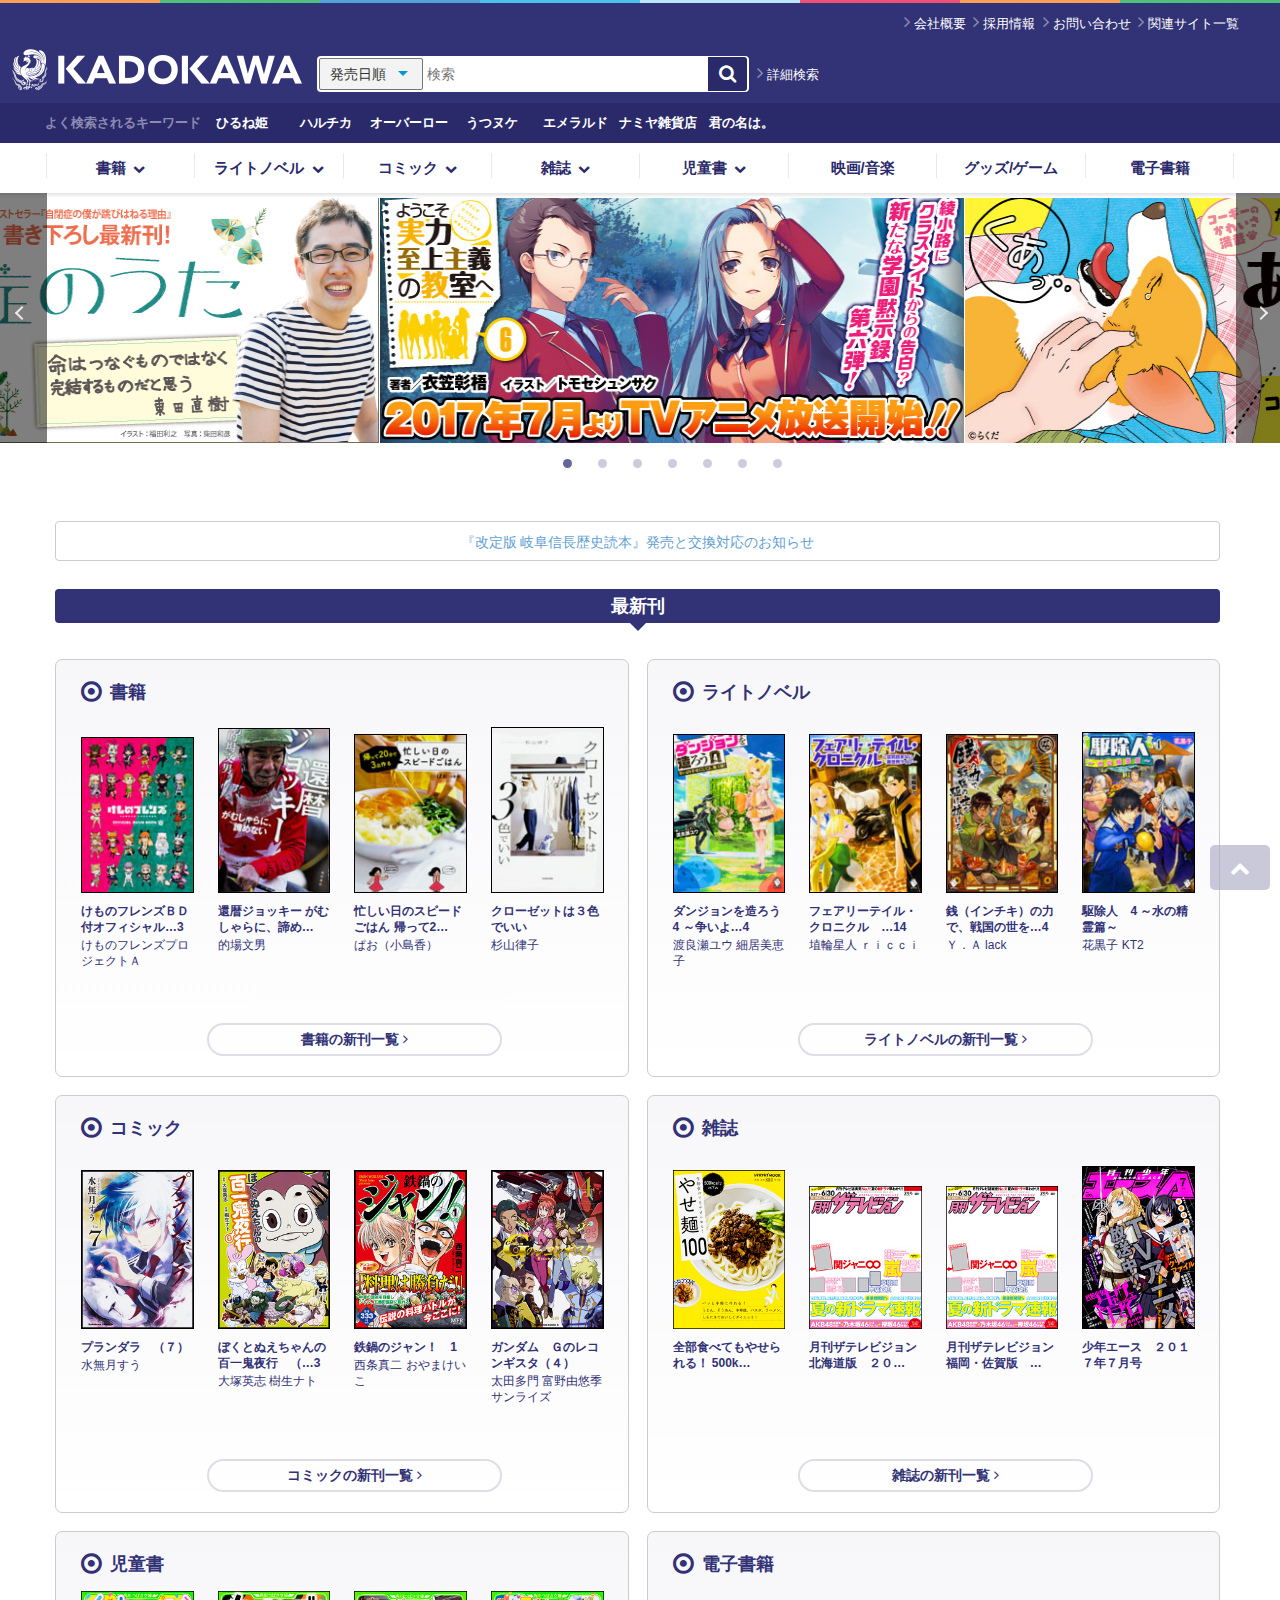
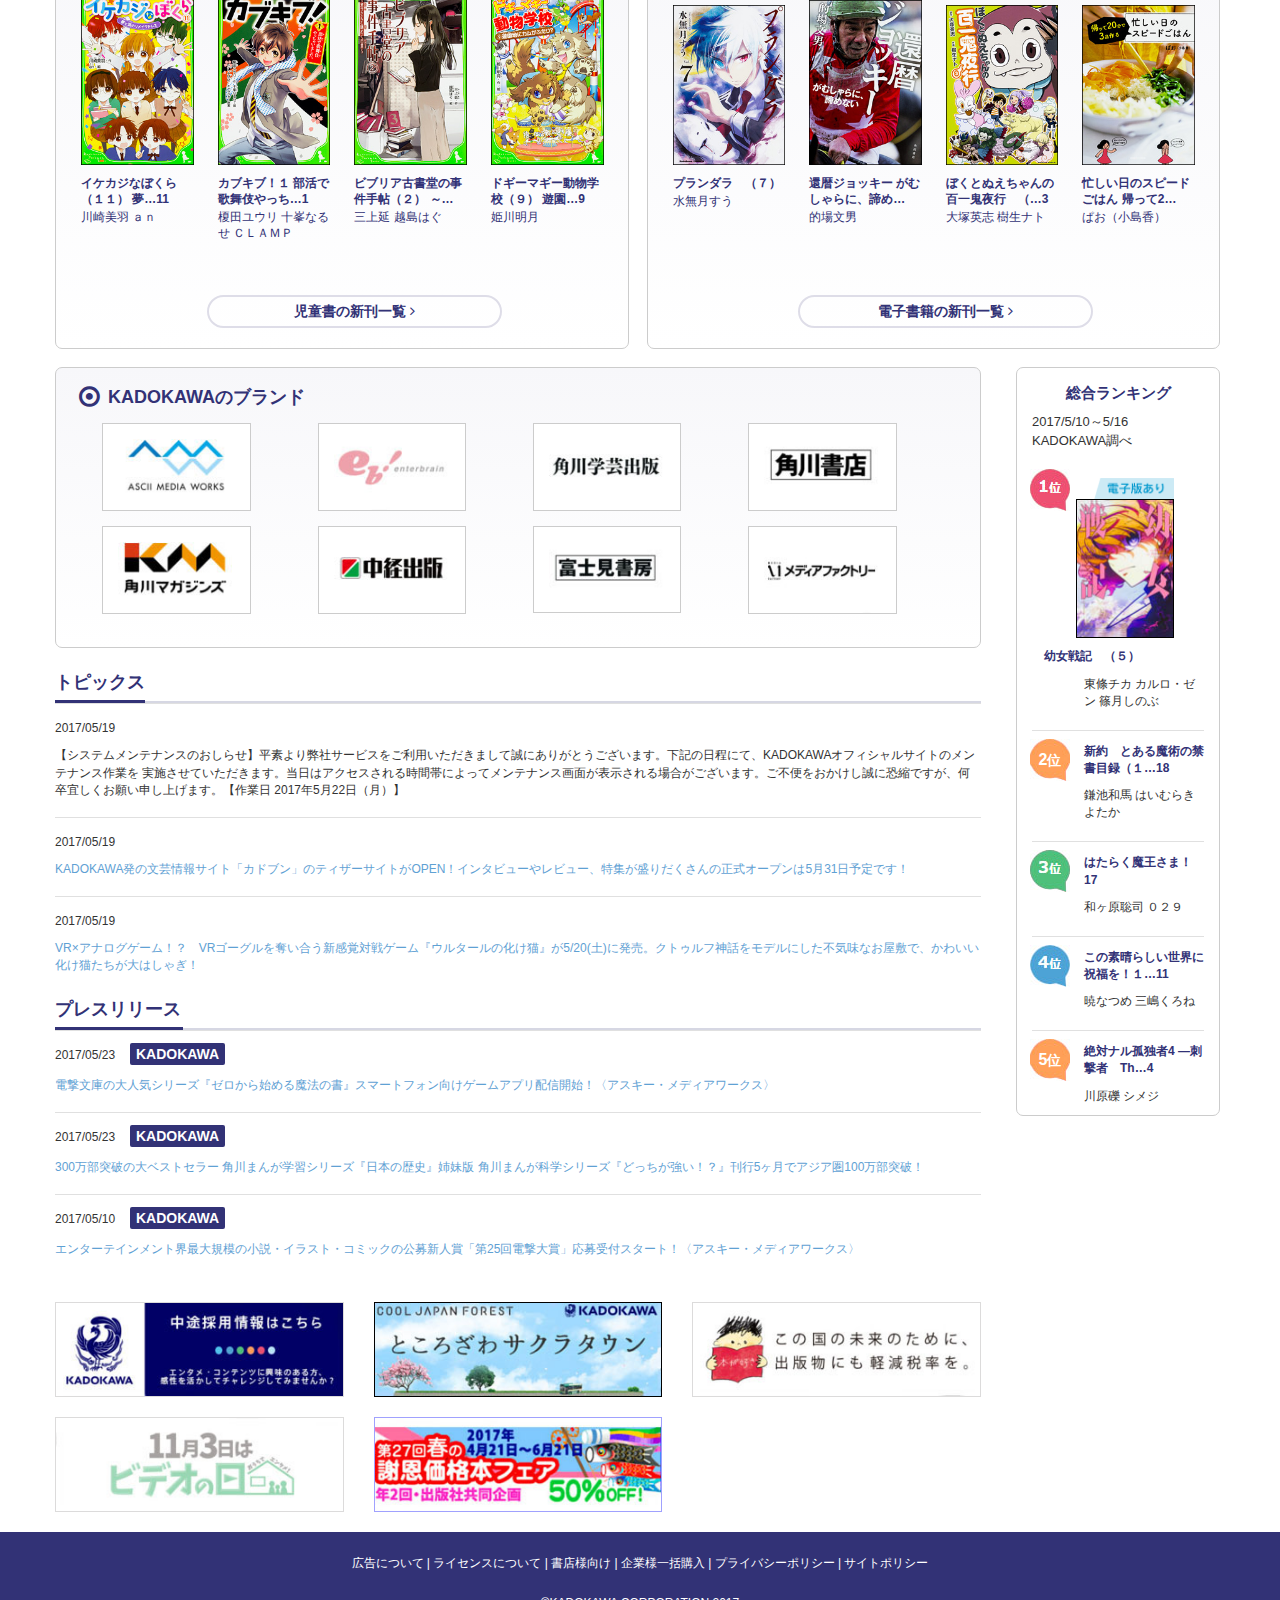
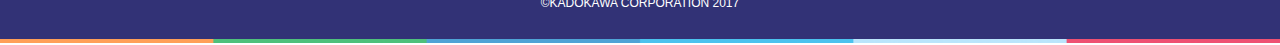
<file: html/index.html>
<!DOCTYPE html>
<html>
  <head>
    <meta charset="utf-8">
    <meta http-equiv="X-UA-Compatible" content="IE=edge,chrome=1">
    <meta name="viewport" content="width=device-width, initial-scale=1">
    <meta name="viewport" content="width=device-width, initial-scale=1.0">

    <title>角川書店 | KADOKAWA</title>
    <meta name="description" content="">
    <meta name="keywords" content="">

    <link rel="shortcut icon" href="../image/logo.ico">
    <link rel="stylesheet" href="../lib/bootstrap/css/bootstrap.css">
    <link rel="stylesheet" href="../lib/font-awesome/css/font-awesome.min.css">
    <!-- <link href="css/font-awesome.min.css" rel="stylesheet"> -->
    <link rel='stylesheet' type='text/css' href='../css/web_final.css' />
    <link rel='stylesheet' type='text/css' href='../css/slick.css' />
    <link rel='stylesheet' type='text/css' href='../css/head.css'>
    <link rel="stylesheet" type="text/css" href="../css/pagetop.css">
    <!-- <link rel="stylesheet" type="text/css" href="../css/bottom.css"> -->
  </head>
  <body>
    <!-- head -->
    <div class="ui-head-topcolor"></div>
    <div class="ui-head-outline">
        <div class="ui-head-firstline">
            <i class="fa fa-angle-right anstyle"></i><a href="groupintro.html">会社概要</a>
            <i class="fa fa-angle-right anstyle"></i><a href="http://ir.kadokawa.co.jp/recruit/" target="_blank fonstyle">採用情報</a>
            <i class="fa fa-angle-right anstyle"></i><a href="/support/">お問い合わせ</a>
            <i class="fa fa-angle-right anstyle"></i><a href="/similarsites/">関連サイト一覧</a>
        </div>
        <div class="ui-head-secondline">
            <a href="index.html"><img src="../image/head-logo.png" class="picstyle"></a>
            <div class="ui-head-search-out">
                <form action="search-result.html" id="pcHeaderSearchForm">
                    <div class="ui-head-search">
                        <span class="ui-head-search-area">
                            <select class="ui-head-search-order" name="sort">
                                <option value="0">発売日順　　</option>
                                <option value="1">関連度順　</option>
                            </select>
                            <b></b>
                            <input type="search" name="kw" class="ui-head-search-input" placeholder="検索" maxlength="50">
                        </span>
                        <button type="button" class="fa fa-search fa-lg" id="searchstyle" style="cursor:pointer"></button>
                    </div>
                </form>
                <a class="btn-head-search" href="search.html"><i class="fa fa-angle-right anstyle"></i>詳細検索</a>
            </div>
        </div>
        <div class="ui-head-thirdline">
            <span class="ui-head-thirdline-font1">よく検索されるキーワード</span>
            <a href="http://www.kadokawa.co.jp/product/search/?kw=%E3%81%B2%E3%82%8B%E3%81%AD%E5%A7%AB" class="ui-head-thirdline-block">ひるね姫</a>
            <a href="/pr/b2/haruchika/" class="ui-head-thirdline-block">ハルチカ</a>
            <a href="http://www.kadokawa.co.jp/product/search/?kw=%E3%82%AA%E3%83%BC%E3%83%90%E3%83%BC%E3%83%AD%E3%83%BC%E3%83%89" class="ui-head-thirdline-block">オーバーロード</a>
            <a href="/product/321507000404/" class="ui-head-thirdline-block">うつヌケ</a><a href="/product/search/?kw=%E3%82%A8%E3%83%A1%E3%83%A9%E3%83%AB%E3%83%89&mgenre=23" class="ui-head-thirdline-block">エメラルド</a>
            <a href="/product/search/?kw=ナミヤ雑貨店" class="ui-head-thirdline-block">ナミヤ雑貨店</a>
            <a href="/product/search/?kw=%E5%90%9B%E3%81%AE%E5%90%8D%E3%81%AF%E3%80%82" class="ui-head-thirdline-block">君の名は。</a>
        </div>
    </div>

    <nav class="ui-head-contents">
        <ul id="block"></ul>
        <ul id="head-contents-sub">
            <div class="shuline"></div>
            <li><a href="#" class="drop" id="drop1">書籍<i class="fa fa-chevron-down contstyle"></i></a></li>
            <div class="shuline"></div>
            <li><a href="#" class="drop" id="drop2">ライトノベル<i class="fa fa-chevron-down contstyle"></i></a></li>
            <div class="shuline"></div>
            <li><a href="#" class="drop" id="drop3">コミック<i class="fa fa-chevron-down contstyle"></i></a></li>
            <div class="shuline"></div>
            <li><a href="#" class="drop" id="drop4">雑誌<i class="fa fa-chevron-down contstyle"></i></a></li>
            <div class="shuline"></div>
            <li><a href="#" class="drop" id="drop5">児童書<i class="fa fa-chevron-down contstyle"></i></a></li>
            <div class="shuline"></div>
            <li><a href="movie.html" class="drop" id="drop6">映画/音楽</a></li>
            <div class="shuline"></div>
            <li><a href="/category/goodsgame/" class="drop">グッズ/ゲーム</a></li>
            <div class="shuline"></div>
            <li><a href="http://ebook.kadokawa.co.jp/" target="_blank" class="drop">電子書籍</a></li>
            <div class="shuline"></div>
        </ul>
        <ul id="block"></ul>
    </nav>
    <div class="ui-head-line"></div>

    <!--   button1目录 -->
    <div class="ui-drop">
        <div class="ui-drop-firstline">
            <a href="book_list.html" class="whitefont"><i class="fa fa-caret-right littletittle"></i> 書籍トップ</a>
        </div>
        <div class="grayline"></div>
        <div class="ui-drop-secondline">
            <div class="whitefont">新刊から探す</div>
            <div class="ui-drop-secondline-link">
                <ul style="list-style-type:none">
                    <li><i class="fa fa-chevron-right blu"></i> <a href="search-result.html"><span>新刊一覧</span></a></li>
                </ul>
            </div>
        </div>
        <div class="grayline"></div>
        <div class="ui-drop-thirdline">
            <div class="ui-drop-thirdline-title">
                <div class="whitefont">ジャンルから探す</div>
            </div>
            <div class="ui-drop-thirdline-link">
                <ul class="ui-drop-thirdline-link-line" style="list-style-type:none">
                    <li class="grayll"><i class="fa fa-chevron-right blu"></i> <a href="search-result.html"><span>小説・エッセイ</span></a></li>
                    <li class="grayll"><i class="fa fa-chevron-right  blu"></i> <a href="search-result.html"><span>コミックエッセイ</span></a></li>
                    <li class="grayll"><i class="fa fa-chevron-right  blu"></i> <a href="search-result.html"><span>ノンフィクション</span></a></li>
                    <li class="grayll"><i class="fa fa-chevron-right  blu"></i> <a href="search-result.html"><span>人文・社会・自然科学</span></a></li>
                    <li class="grayll"><i class="fa fa-chevron-right blu"></i> <a href="search-result.html"><span>ビジネス</span></a></li>
                    <li class="grayll"><i class="fa fa-chevron-right   blu"></i> <a href="search-result.html"><span>実用</span></a></li>
                    <li class="grayll"><i class="fa fa-chevron-right   blu"></i> <a href="search-result.html"><span>学習参考書</span></a></li
                        ><li class="grayll"><i class="fa fa-chevron-right  blu"></i> <a href="search-result.html"><span>学習書</span></a></li>
                        <li class="sss"><i class="fa fa-chevron-right   blu"></i> <a href="search-result.html"><span>趣味</span></a></li>
                        <li><i class="fa fa-chevron-right blu"></i> <a href="search-result.html"><span>イラスト集・写真集</span></a></li>
                        <li><i class="fa fa-chevron-right  blu"></i> <a href="search-result.html"><span>図鑑・事典・辞書・語学</span></a></li>
                        <li><i class="fa fa-chevron-right  blu"></i> <a href="search-result.html"><span>全集</span></a></li>
                    </ul>
                </div>
            </div>
            <div class="grayline"></div>
            <div class="ui-drop-forthline">
                <div class="ui-drop-forthline-title">
                    <div class="whitefont">レーベルから探す</div>
                </div>
                <div class="ui-drop-forthline-link">
                    <ul class="ui-drop-thirdline-link-line mi" style="list-style-type:none">
                        <li><a href="search-result.html">角川ソフィア文庫</a></li>
                        <li><a href="search-result.html">角川文庫</a></li>
                        <li><a href="search-result.html">角川文庫（海外）</a></li>
                        <li><a href="search-result.html">角川ホラー文庫</a></li>
                        <li><a href="search-result.html">角川文庫キャラクター文芸</a></li>
                        <li><a href="search-result.html">角川新書</a></li>
                        <li><a href="search-result.html">角川選書</a></li>
                        <li><a href="search-result.html">新人物文庫</a></li>
                        <li><a href="search-result.html">中経の文庫</a></li>
                        <li><a href="search-result.html">年賀状</a></li>
                        <li><a href="search-result.html">富士見L文庫</a></li>
                        <li><a href="search-result.html">富士見新時代小説文庫</a></li>
                        <li><a href="search-result.html">幽ブックス</a></li>
                        <li><a href="search-result.html">MF文庫ダ・ヴィンチ</a></li>
                        <li><a href="search-result.html">TECHGIAN STYLE</a></li>
                        <li><a href="search-result.html">ダ・ヴィンチブックス</a></li>
                        <li><a href="search-result.html">メディアワークス文庫</a></li>
                    </ul>
                </div>
            </div>
        </div>

        <!--  2butto目录 -->
        <div class="ui-drop2">
            <div class="ui-drop-firstline">
                <a href="book_list.html" class="whitefont"><i class="fa fa-caret-right littletittle"></i> ライトノベルトップ</a>
            </div>
            <div class="grayline"></div>
            <div class="ui-drop-secondline">
                <div class="whitefont">新刊から探す</div>
                <div class="ui-drop-secondline-link">
                    <ul style="list-style-type:none">
                        <li><i class="fa fa-chevron-right blu"></i> <a href="search-result.html"><span>新刊一覧</span></a></li>
                    </ul>
                </div>
            </div>
            <div class="grayline"></div>
            <div class="ui-drop2-thirdline">
                <div class="ui-drop2-thirdline-title">
                    <div class="whitefont">ジャンルから探す</div>
                </div>
                <div class="ui-drop2-thirdline-link">
                    <ul class="ui-drop2-thirdline-link-line" style="list-style-type:none">
                        <li><i class="fa fa-chevron-right blu"></i> <a href="search-result.html"><span>青年ライトノベル</span></a></li>
                        <li><i class="fa fa-chevron-right  blu"></i> <a href="search-result.html"><span>女性ライトノベル</span></a></li>
                        <li><i class="fa fa-chevron-right  blu"></i> <a href="search-result.html"><span>BL</span></a></li>
                        <li><i class="fa fa-chevron-right  blu"></i> <a href="search-result.html"><span>TL</span></a></li>
                    </ul>
                </div>
            </div>
            <div class="grayline"></div>
            <div class="ui-drop-forthline">
                <div class="ui-drop-forthline-title">
                    <div class="whitefont">レーベルから探す</div>
                </div>
                <div class="ui-drop-forthline-link">
                    <ul class="ui-drop-thirdline-link-line mi" style="list-style-type:none">
                        <li><a href="search-result.html">角川スニーカー文庫</a></li>
                        <li><a href="search-result.html">角川ビーンズ文庫</a></li>
                        <li><a href="search-result.html">角川ルビー文庫</a></li>
                        <li><a href="search-result.html">電撃ゲーム文庫</a></li>
                        <li><a href="search-result.html">電撃文庫</a></li>
                        <li><a href="search-result.html">富士見ドラゴンブック</a></li>
                        <li><a href="search-result.html">富士見ファンタジア文庫</a></li>
                        <li><a href="search-result.html">魔法のiらんど</a></li>
                        <li><a href="search-result.html">魔法のiらんど文庫</a></li>
                        <li><a href="search-result.html">B-PRINCE文庫</a></li>
                        <li><a href="search-result.html">KCG文庫</a></li>
                        <li><a href="search-result.html">MFブックス</a></li>
                        <li><a href="search-result.html">MF文庫J</a></li>
                        <li><a href="search-result.html">NOVEL 0</a></li>
                        <li><a href="search-result.html">カドカワBOOKS</a></li>
                        <li><a href="search-result.html">ジュエル文庫</a></li>
                        <li><a href="search-result.html">ビーズログ文庫</a></li>
                        <li><a href="search-result.html">ビーズログ文庫アリス</a></li>
                        <li><a href="search-result.html">ファミ通文庫</a></li>
                        <li><a href="search-result.html">フルール文庫　ルージュライン</a></li>
                    </ul>
                </div>
            </div>
        </div>

        <!-- 3button目录 -->
        <div class="ui-drop3">
            <div class="ui-drop-firstline">
                <a href="book_list.html" class="whitefont"><i class="fa fa-caret-right littletittle"></i> コミックトップ</a>
            </div>
            <div class="grayline"></div>
            <div class="ui-drop-secondline">
                <div class="whitefont">新刊から探す</div>
                <div class="ui-drop-secondline-link">
                    <ul style="list-style-type:none">
                        <li><i class="fa fa-chevron-right blu"></i> <a href="search-result.html"><span>新刊一覧</span></a></li>
                    </ul>
                </div>
            </div>
            <div class="grayline"></div>
            <div class="ui-drop-thirdline">
                <div class="ui-drop-thirdline-title">
                    <div class="whitefont">ジャンルから探す</div>
                </div>
                <div class="ui-drop3-thirdline-link">
                    <ul class="ui-drop3-thirdline-link-line" style="list-style-type:none">
                        <li class="grayll"><i class="fa fa-chevron-right blu"></i> <a href="search-result.html"><span>少年コミック</span></a></li>
                        <li class="grayll"><i class="fa fa-chevron-right  blu"></i> <a href="search-result.html"><span>少女コミック</span></a></li>
                        <li class="grayll"><i class="fa fa-chevron-right  blu"></i> <a href="search-result.html"><span>青年コミック</span></a></li>
                        <li class="grayll"><i class="fa fa-chevron-right  blu"></i> <a href="search-result.html"><span>女性コミック</span></a></li>
                        <li><i class="fa fa-chevron-right  blu"></i> <a href="search-result.html"><span>BLコミック</span></a></li>
                    </ul>
                </div>
            </div>
            <div class="grayline"></div>
            <div class="ui-drop3-forthline">
                <div class="ui-drop3-forthline-title">
                    <div class="whitefont">レーベルから探す</div>
                </div>
                <div class="ui-drop3-forthline-link">
                    <ul class="ui-drop-thirdline-link-line mi" style="list-style-type:none">
                        <li><a href="search-result.html">角川コミックス・エース</a></li>
                        <li><a href="search-result.html">角川コミックス・エースエクストラ</a></li>
                        <li><a href="search-result.html">電撃コミックス</a></li>
                        <li><a href="search-result.html">電撃コミックスEX</a></li>
                        <li><a href="search-result.html">電撃コミックスNEXT</a></li>
                        <li><a href="search-result.html">電撃ジャパンコミックス</a></li>
                        <li><a href="search-result.html">魔法のiらんどコミックス</a></li>
                        <li><a href="search-result.html">B's-LOG COMICS</a></li>
                        <li><a href="search-result.html">B's-LOVELY COMICS</a></li>
                        <li><a href="search-result.html">CVSコミックス</a></li>
                        <li><a href="search-result.html">MCコミックス</a></li>
                        <li><a href="search-result.html">MFC キューンシリーズ</a></li>
                        <li><a href="search-result.html">MFC ジーンピクシブシリーズ</a></li>
                        <li><a href="search-result.html">MFコミックス</a></li>
                        <li><a href="search-result.html">MFコミックス アライブシリーズ</a></li>
                        <li><a href="search-result.html">MFコミックス ジーンシリーズ</a></li>
                        <li><a href="search-result.html">MFコミックス フラッパーシリーズ</a></li>
                        <li><a href="search-result.html">あすかコミックス</a></li>
                        <li><a href="search-result.html">あすかコミックスCL-DX</a></li>
                        <li><a href="search-result.html">あすかコミックスDX</a></li>
                        <li><a href="search-result.html">シルフコミックス</a></li>
                        <li><a href="search-result.html">ドラゴンコミックスエイジ</a></li>
                        <li><a href="search-result.html">ビームコミックス</a></li>
                        <li><a href="search-result.html1">ファミ通クリアコミックス</a></li>
                        <li><a href="search-result.html">フルールコミックス</a></li>
                        <li><a href="search-result.html">ニュータイプ100%コミックス</a></li>
                    </ul>
                </div>
            </div>
        </div>

        <!-- 4button目录 -->
        <div class="ui-drop4">
            <div class="ui-drop-firstline">
                <a href="book_list.html" class="whitefont"><i class="fa fa-caret-right littletittle"></i> 雑誌トップ</a>
            </div>
            <div class="grayline"></div>
            <div class="ui-drop-secondline">
                <div class="whitefont">新刊から探す</div>
                <div class="ui-drop-secondline-link">
                    <ul style="list-style-type:none">
                        <li><i class="fa fa-chevron-right blu"></i> <a href="search-result.html"><span>新刊一覧</span></a></li>
                    </ul>
                </div>
            </div>
            <div class="grayline"></div>
            <div class="ui-drop3-thirdline">
                <div class="ui-drop4-thirdline-title">
                    <div class="whitefont">ジャンルから探す</div>
                </div>
                <div class="ui-drop3-thirdline-link">
                    <ul class="ui-drop3-thirdline-link-line" style="list-style-type:none">
                        <li class="grayll"><i class="fa fa-chevron-right blu"></i> <a href="search-result.html"><span>情報誌</span></a></li>
                        <li class="grayll"><i class="fa fa-chevron-right  blu"></i> <a href="search-result.html"><span>実用誌</span></a></li>
                        <li class="grayll"><i class="fa fa-chevron-right  blu"></i> <a href="search-result.html"><span>男性コミック誌</span></a></li>
                        <li class="grayll"><i class="fa fa-chevron-right  blu"></i> <a href="search-result.html"><span>女性コミック誌</span></a></li>
                        <li><i class="fa fa-chevron-right  blu"></i> <a href="search-result.html"><span>ゲーム誌</span></a></li>
                        <li><i class="fa fa-chevron-right  blu"></i> <a href="search-result.html"><span>児童誌</span></a></li>
                        <li><i class="fa fa-chevron-right  blu"></i> <a href="search-result.html"><span>文芸誌</span></a></li>
                        <li><i class="fa fa-chevron-right  blu"></i> <a href="search-result.html"><span>教育誌・その他</span></a></li>
                    </ul>
                </div>
            </div>
            <div class="grayline"></div>
            <div class="ui-drop4-forthline">
                <div class="ui-drop4-forthline-title">
                    <div class="whitefont">レーベルから探す</div>
                </div>
                <div class="ui-drop4-forthline-link">
                    <ul class="ui-drop-thirdline-link-line mi" style="list-style-type:none">
                        <li><a href="search-result.html">3分クッキング</a></li>
                        <li><a href="search-result.html">B's-LOG</a></li>
                        <li><a href="search-result.html">CD&DLでーた</a></li>
                        <li><a href="search-result.html">CIEL</a></li>
                        <li><a href="search-result.html">DENGEKI Girl'sStyle</a></li><li><a href="search-result.html">DVD＆ブルーレイでーた</a></li>
                        <li><a href="search-result.html">Mei</a></li>
                        <li><a href="search-result.html">spoon.</a></li>
                        <li><a href="search-result.html">TECH GIAN</a></li>
                        <li><a href="search-result.html">VOICE Newtype</a></li>
                        <li><a href="search-result.html">ウォーカームック</a></li>
                        <li><a href="search-result.html">ラーメンウォーカー</a></li>
                        <li><a href="search-result.html">横浜ウォーカー</a></li>
                        <li><a href="search-result.html">関西ウォーカー</a></li>
                        <li><a href="search-result.html">九州ウォーカー</a></li>
                        <li><a href="search-result.html">東海ウォーカー</a></li>
                        <li><a href="search-result.html">東京ウォーカー</a></li>
                        <li><a href="search-result.html">福岡ウォーカー</a></li>
                        <li><a href="search-result.html">北海道ウォーカー</a></li>
                        <li><a href="search-result.html">エンタミクス</a></li>
                        <li><a href="search-result.html">ガンダムエース</a></li>
                        <li><a href="search-result.html">キャラぱふぇ</a></li>
                        <li><a href="search-result.html">コンプティーク</a></li>
                        <li><a href="search-result.html">ザテレビジョン</a></li>
                        <li><a href="search-result.html">月刊ザテレビジョン</a></li>
                        <li><a href="search-result.html">サラブレ</a></li>
                        <li><a href="search-result.html">ダ・ヴィンチ</a></li>
                        <li><a href="search-result.html">てれびげーむマガジン</a></li>
                        <li><a href="search-result.html">ドラゴンマガジン</a></li>
                        <li><a href="search-result.html">ハルタ</a></li>
                        <li><a href="search-result.html">ぴこぷり</a></li>
                        <li><a href="search-result.html">ヤングエース</a></li>
                        <li><a href="search-result.html">レタスクラブ</a></li>
                        <li><a href="search-result.html">レタスクラブMOOK</a></li>
                        <li><a href="search-result.html">歌ってみたの本</a></li>
                        <li><a href="search-result.html">花時間</a></li>
                        <li><a href="search-result.html">月刊ASUKA</a></li>
                        <li><a href="search-result.html">月刊コミックアライブ</a></li>
                        <li><a href="search-result.html">月刊コミックキューン</a></li>
                        <li><a href="search-result.html">月刊コミックジーン</a></li>
                        <li><a href="search-result.html">月刊コミックビーム</a></li>
                        <li><a href="search-result.html">月刊コミックフラッパー</a></li>
                        <li><a href="search-result.html">月刊コミック電撃大王</a></li>
                        <li><a href="search-result.html">月刊コンプエース</a></li>
                        <li><a href="search-result.html">月刊ニュータイプ</a></li>
                        <li><a href="search-result.html">月刊ブシロード</a></li>
                        <li><a href="search-result.html">月刊少年エース</a></li>
                        <li><a href="search-result.html">月刊星ナビ</a></li>
                        <li><a href="search-result.html">週刊ファミ通</a></li>
                        <li><a href="search-result.html">小説 野性時代</a></li>
                        <li><a href="search-result.html">短歌</a></li>
                        <li><a href="search-result.html1">電撃G's magazine</a></li>
                        <li><a href="search-result.html">電撃G'sコミック</a></li>
                        <li><a href="search-result.html">電撃Nintendo</a></li>
                        <li><a href="search-result.html">電撃PlayStation</a></li>
                        <li><a href="search-result.html">電撃文庫MAGAZINE</a></li>
                        <li><a href="search-result.html">コミック電撃だいおうじ</a></li>
                        <li><a href="search-result.html">電撃マオウ</a></li>
                        <li><a href="search-result.html">電撃萌王</a></li>
                        <li><a href="search-result.html">娘TYPE</a></li>
                        <li><a href="search-result.html">俳句</a></li>
                        <li><a href="search-result.html">別冊カドカワ</a></li>
                        <li><a href="search-result.html">本の旅人</a></li>
                        <li><a href="search-result.html">毎日が発見</a></li>
                        <li><a href="search-result.html">幽</a></li>
                        <li><a href="search-result.html">歴史読本</a></li>

                    </ul>
                </div>
            </div>
        </div>

        <!-- 5butto目录 -->
        <div class="ui-drop5">
            <div class="ui-drop-firstline">
                <a href="book_list.html" class="whitefont"><i class="fa fa-caret-right littletittle"></i> 児童書トップ</a>
            </div>
            <div class="grayline"></div>
            <div class="ui-drop-secondline">
                <div class="whitefont">新刊から探す</div>
                <div class="ui-drop-secondline-link">
                    <ul style="list-style-type:none">
                        <li><i class="fa fa-chevron-right blu"></i> <a href="search-result.html"><span>新刊一覧</span></a></li>
                    </ul>
                </div>
            </div>
            <div class="grayline"></div>
            <div class="ui-drop3-thirdline">
                <div class="ui-drop4-thirdline-title">
                    <div class="whitefont">ジャンルから探す</div>
                </div>
                <div class="ui-drop3-thirdline-link">
                  <ul class="ui-drop3-thirdline-link-line" style="list-style-type:none">
                    <li class="grayll"><i class="fa fa-chevron-right blu"></i> <a href="search-result.html"><span>絵本</span></a></li>
                    <li class="grayll"><i class="fa fa-chevron-right  blu"></i> <a href="search-result.html"><span>読み物</span></a></li>
                    <li class="grayll"><i class="fa fa-chevron-right  blu"></i> <a href="search-result.html"><span>図鑑・辞典</span></a></li>
                    <li class="grayll"><i class="fa fa-chevron-right  blu"></i> <a href="search-result.html"><span>英語の本＆絵本・学習</span></a></li>
                    <li><i class="fa fa-chevron-right  blu"></i> <a href="search-result.html"><span>まんが学習書</span></a></li>
                    <li><i class="fa fa-chevron-right blu"></i> <a href="search-result.html"><span>ムック・趣味</span></a></li>
                    <li><i class="fa fa-chevron-right   blu"></i> <a href="search-result.html"><span>ゲーム</span></a></li>
                    <li><i class="fa fa-chevron-right   blu"></i> <a href="search-result.html"><span>知育</span></a></li>
                </ul>
            </div>
        </div>
        <div class="grayline"></div>
        <div class="ui-drop5-forthline">
            <div class="ui-drop5-forthline-title">
                <div class="whitefont">レーベルから探す</div>
            </div>
            <div class="ui-drop5-forthline-link">
                <ul class="ui-drop-thirdline-link-line mi" style="list-style-type:none">
                    <li><a href="search-result.html">角川つばさ文庫</a></li><li><a href="search-result.html">角川まんが学習シリーズ</a></li><li><a href="search-result.html">海外児童書</a></li>
                </ul>
            </div>
        </div>
    </div>
    <!-- slick -->
    <div style="overflow:hidden;">
        <div class='ui-slick'>
            <div class="ui-slick-main">
            <div><a href="bookintro-2.html" target="_blank"><img src="../image/web-final/slick-1.jpg" alt="" class='slick-image'></a></div>
            <div><a href="bookintro-2.html" target="_blank"><img src="../image/web-final/slick-2.jpg" alt=""></a></div>
            <div><a href="bookintro-2.html" target="_blank"><img src="../image/web-final/slick-3.jpg" alt=""></a></div>
            <div><a href="bookintro-2.html" target="_blank"><img src="../image/web-final/slick-4.jpg" alt=""></a></div>
            <div><a href="bookintro-2.html" target="_blank"><img src="../image/web-final/slick-5.jpg" alt=""></a></div>
            <div><a href="bookintro-2.html" target="_blank"><img src="../image/web-final/slick-6.jpg" alt=""></a></div>
            <div><a href="bookintro-2.html" target="_blank"><img src="../image/web-final/slick-7.jpg" alt=""></a></div>
            </div>
        </div>
    </div>
    <!-- middle-title -->
    <div class='ui-middletitle'>
        <div class='ui-message'>
        <a href="bookintro-2.html" target="_blank">『改定版 岐阜信長歴史読本』発売と交換対応のお知らせ</a>
        </div>
        <div class='ui-middle-title'>最新刊</div>
        <div class='custom'>
        <div class="ui-middle-triangle-down"></div>
        </div>
    </div>
    <!-- book_list -->
    <div class='ui-booklist'>
        <div class='ui-middle' >
      <div class='row ui-middle-left-contain'>
        <div class='left-contain-title' id='middle-title'>
          <i class='fa fa-dot-circle-o fa-lg' id='icon-first'></i>
          <p>書籍</p>
        </div>
        <div class='box'>
          <a href="bookintro-2.html" target="_blank"><div class='col-md-3 col-xs-3 ui-middle-contain-list'>
            <div class='middle-contain-image'><img src="../image/web-final/book-1.jpg" class='image-border'></div>
            <h class='middle-contain-list-name'>けものフレンズＢＤ付オフィシャル…3</h>
            <p >けものフレンズプロジェクトＡ</p>
          </div></a>
          <a href="bookintro-3.html" target="_blank"><div class='col-md-3 col-xs-3 ui-middle-contain-list'>
            <div class='middle-contain-image'><img src="../image/web-final/book-2.jpg" class='image-border'></div>
            <h class='middle-contain-list-name'">還暦ジョッキー がむしゃらに、諦め…</h>
            <p class='middle-contain-list-name'>的場文男</p>
          </div></a>
          <a href="bookintro-3.html" target="_blank"><div class='col-md-3 col-xs-3 ui-middle-contain-list'>
            <div class='middle-contain-image'><img src="../image/web-final/book-3.jpg" class='image-border'></div>
            <h class='middle-contain-list-name'>忙しい日のスピードごはん 帰って2…</h>
            <p>ぱお（小島香）</p>
          </div></a>
          <a href="bookintro-3.html" target="_blank"><div class='col-md-3 col-xs-3 ui-middle-contain-list'>
            <div class='middle-contain-image'><img src="../image/web-final/book-4.jpg" class='image-border'></div>
            <h class='middle-contain-list-name'>クローゼットは３色でいい</h>
            <p>杉山律子</p>
          </div></a>
        </div>
        <a href="search-result.html" target="_blank"><div class='ui-middle-contain-button'>書籍の新刊一覧
          <i class='fa fa-angle-right'></i>
        </div></a>
      </div>
      <div class='row ui-middle-right-contain'>
        <div class='left-contain-title' id='middle-title'>
          <i class='fa fa-dot-circle-o fa-lg' id='icon-first'></i>
          <p>ライトノベル</p>
        </div>
        <div class='box'>
          <a href="bookintro-2.html" target="_blank"><div class='col-md-3 col-xs-3 ui-middle-contain-list'>
            <div class='middle-contain-image'><img src="../image/web-final/book-11.jpg" class='image-border'></div>
            <h class='middle-contain-list-name'>ダンジョンを造ろう　4 ～争いよ…4</h>
            <p >渡良瀬ユウ 細居美恵子</p>
          </div></a>
          <a href="bookintro-2.html" target="_blank"><div class='col-md-3 col-xs-3 ui-middle-contain-list'>
            <div class='middle-contain-image'><img src="../image/web-final/book-12.jpg" class='image-border'></div>
            <h class='middle-contain-list-name'>フェアリーテイル・クロニクル　…14</h>
            <p>埴輪星人 ｒｉｃｃｉ</p>
          </div></a>
          <a href="bookintro-2.html" target="_blank"><div class='col-md-3 col-xs-3 ui-middle-contain-list'>
            <div class='middle-contain-image'><img src="../image/web-final/book-13.jpg" class='image-border'></div>
            <h class='middle-contain-list-name'>銭（インチキ）の力で、戦国の世を…4</h>
            <p>Ｙ．Ａ lack</p>
          </div></a>
         <a href="bookintro-2.html" target="_blank"><div class='col-md-3 col-xs-3 ui-middle-contain-list'>
            <div class='middle-contain-image'><img src="../image/web-final/book-14.jpg" class='image-border'></div>
            <h class='middle-contain-list-name'>駆除人　4 ～水の精霊篇～</h>
            <p>花黒子 KT2</p>
          </div></a>
        </div>
        <a href="search-result.html" target="_blank"><div class='ui-middle-contain-button'>ライトノベルの新刊一覧
          <i class='fa fa-angle-right'></i>
        </div></a>
      </div>
       </div>
        <div class='ui-middle' >
      <div class='row ui-middle-left-contain'>
        <div class='left-contain-title' id='middle-title'>
          <i class='fa fa-dot-circle-o fa-lg' id='icon-first'></i>
          <p>コミック</p>
        </div>
        <div class='box'>
         <a href="bookintro-2.html" target="_blank"><div class='col-md-3 col-xs-3 ui-middle-contain-list'>
            <div class='middle-contain-image'><img src="../image/web-final/book-21.jpg" alt="" class='image-border'></div>
            <h class='middle-contain-list-name'>プランダラ　（７）</h>
            <p >水無月すう</p>
          </div></a>
          <a href="bookintro-2.html" target="_blank"><div class='col-md-3 col-xs-3 ui-middle-contain-list'>
            <div class='middle-contain-image'><img src="../image/web-final/book-22.jpg" alt="" class='image-border'></div>
            <h class='middle-contain-list-name'>ぼくとぬえちゃんの百一鬼夜行　（…3</h>
            <p>大塚英志 樹生ナト</p>
          </div></a>
          <a href="bookintro-2.html" target="_blank"><div class='col-md-3 col-xs-3 ui-middle-contain-list'>
            <div class='middle-contain-image'><img src="../image/web-final/book-23.jpg" alt="" class='image-border'></div>
            <h class='middle-contain-list-name'>鉄鍋のジャン！　1</h>
            <p>西条真二 おやまけいこ</p>
          </div></a>
          <a href="bookintro-2.html" target="_blank"><div class='col-md-3 col-xs-3 ui-middle-contain-list'>
            <div class='middle-contain-image'><img src="../image/web-final/book-24.jpg" alt="" class='image-border'></div>
            <h class='middle-contain-list-name'>ガンダム　Ｇのレコンギスタ（４）</h>
            <p>太田多門 富野由悠季 サンライズ</p>
          </div></a>
        </div>
        <a href="search-result.html" target="_blank"><div class='ui-middle-contain-button'>コミックの新刊一覧
          <i class='fa fa-angle-right'></i>
        </div></a>
      </div>
      <div class='row ui-middle-right-contain'>
        <div class='left-contain-title' id='middle-title'>
          <i class='fa fa-dot-circle-o fa-lg' id='icon-first'></i>
          <p>雑誌</p>
        </div>
        <div class='box'>
          <a href="bookintro-2.html" target="_blank"><div class='col-md-3 col-xs-3 ui-middle-contain-list'>
            <div class='middle-contain-image'><img src="../image/web-final/book-41.jpg"></div>
            <h class='middle-contain-list-name'>全部食べてもやせられる！ 500k…</h>
          </div></a>
          <a href="bookintro-2.html" target="_blank"><div class='col-md-3 col-xs-3 ui-middle-contain-list'>
            <div class='middle-contain-image'><img src="../image/web-final/book-42.jpg"></div>
            <h class='middle-contain-list-name'>月刊ザテレビジョン　北海道版　２０…</h>
          </div></a>
          <a href="bookintro-2.html" target="_blank"><div class='col-md-3 col-xs-3 ui-middle-contain-list'>
            <div class='middle-contain-image'><img src="../image/web-final/book-43.jpg"></div>
            <h class='middle-contain-list-name'>月刊ザテレビジョン　福岡・佐賀版　…</h>
          </div></a>
          <a href="bookintro-2.html" target="_blank"><div class='col-md-3 col-xs-3 ui-middle-contain-list'>
            <div class='middle-contain-image'><img src="../image/web-final/book-44.jpg"></div>
            <h class='middle-contain-list-name'>少年エース　２０１７年７月号</h>
          </div></a>
        </div>
        <a href="search-result.html" target="_blank"><div class='ui-middle-contain-button'>雑誌の新刊一覧
          <i class='fa fa-angle-right'></i>
        </div></a>
      </div>
        </div>
        <div class='ui-middle' >
      <div class='row ui-middle-left-contain'>
        <div class='left-contain-title' id='middle-title'>
          <i class='fa fa-dot-circle-o fa-lg' id='icon-first'></i>
          <p>児童書</p>
        </div>
        <div class='box'>
          <a href="bookintro-2.html" target="_blank"><div class='col-md-3 col-xs-3 ui-middle-contain-list'>
            <div class='middle-contain-image'><img src="../image/web-final/book-51.jpg"></div>
            <h class='middle-contain-list-name'>イケカジなぼくら　（１１） 夢…11</h>
            <p >川崎美羽 ａｎ</p>
          </div></a>
          <a href="bookintro-2.html" target="_blank"><div class='col-md-3 col-xs-3 ui-middle-contain-list'>
            <div class='middle-contain-image'><img src="../image/web-final/book-52.jpg"></div>
            <h class='middle-contain-list-name'>カブキブ！１ 部活で歌舞伎やっち…1</h>
            <p>榎田ユウリ 十峯なるせ ＣＬＡＭＰ</p>
          </div></a>
          <a href="bookintro-2.html" target="_blank"><div class='col-md-3 col-xs-3 ui-middle-contain-list'>
            <div class='middle-contain-image'><img src="../image/web-final/book-53.jpg"></div>
            <h class='middle-contain-list-name'>ビブリア古書堂の事件手帖（２） ～…</h>
            <p>三上延 越島はぐ</p>
          </div></a>
          <a href="bookintro-2.html" target="_blank"><div class='col-md-3 col-xs-3 ui-middle-contain-list'>
            <div class='middle-contain-image'><img src="../image/web-final/book-54.jpg"></div>
            <h class='middle-contain-list-name'>ドギーマギー動物学校（９） 遊園…9</h>
            <p>姫川明月</p>
          </div></a>
        </div>
        <a href="search-result.html" target="_blank"><div class='ui-middle-contain-button'>児童書の新刊一覧
          <i class='fa fa-angle-right'></i>
        </div></a>
      </div>
      <div class='row ui-middle-right-contain'>
        <div class='left-contain-title' id='middle-title'>
          <i class='fa fa-dot-circle-o fa-lg' id='icon-first'></i>
          <p>電子書籍</p>
        </div>
        <div class='box'>
          <a href="bookintro-2.html" target="_blank"><div class='col-md-3 col-xs-3 ui-middle-contain-list'>
            <div class='middle-contain-image'><img src="../image/web-final/book-61.jpg"></div>
            <h class='middle-contain-list-name'>プランダラ　（７）</h>
            <p >水無月すう</p>
          </div></a>
          <a href="bookintro-2.html" target="_blank"><div class='col-md-3 col-xs-3 ui-middle-contain-list'>
            <div class='middle-contain-image'><img src="../image/web-final/book-62.jpg"></div>
            <h class='middle-contain-list-name'>還暦ジョッキー がむしゃらに、諦め…</h>
            <p>的場文男</p>
          </div></a>
          <a href="bookintro-2.html" target="_blank"><div class='col-md-3 col-xs-3 ui-middle-contain-list'>
            <div class='middle-contain-image'><img src="../image/web-final/book-63.jpg"></div>
            <h class='middle-contain-list-name'>ぼくとぬえちゃんの百一鬼夜行　（…3</h>
            <p>大塚英志 樹生ナト</p>
          </div></a>
          <a href="bookintro-2.html" target="_blank"><div class='col-md-3 col-xs-3 ui-middle-contain-list'>
            <div class='middle-contain-image'><img src="../image/web-final/book-64.jpg"></div>
            <h class='middle-contain-list-name'>忙しい日のスピードごはん 帰って2…</h>
            <p>ぱお（小島香）</p>
          </div></a>
        </div>
        <a href="search-result.html" target="_blank"><div class='ui-middle-contain-button'>電子書籍の新刊一覧
          <i class='fa fa-angle-right'></i>
        </div></a>
      </div>
        </div>
    </div>
    <!-- bottom -->
    <div class='row ui-bottom'>
      <div class='col-md-9 ui-bottom-left'>
        <!-- ///////////////////////////////////// -->
        <div class='left-contain'>
          <div class='left-contain-title'>
            <i class='fa fa-dot-circle-o fa-lg' id='icon-first'></i>
            <p>KADOKAWAのブランド</p>
          </div>
          <div class='row left-contain-bottom'>
            <div class='col-md-3 col-xs-3 ' id='image-left'>
              <img src="../image/web-final/image1.jpg" alt="" class='left-contain-image'>
              <img src="../image/web-final/image5.jpg" alt="" class='left-contain-image'>
            </div>
            <div class='col-md-3 col-xs-3'>
              <img src="../image/web-final/image2.jpg" alt="" class='left-contain-image'>
              <img src="../image/web-final/image6.jpg" alt="" class='left-contain-image'>
            </div>
            <div class='col-md-3 col-xs-3'>
              <img src="../image/web-final/image3.jpg" alt="" class='left-contain-image'>
              <img src="../image/web-final/image7.jpg" alt="" class='left-contain-image'>
            </div>
            <div class='col-md-3 col-xs-3'>
              <img src="../image/web-final/image4.jpg" alt="" class='left-contain-image'>
              <img src="../image/web-final/image8.jpg" alt="" class='left-contain-image'>
            </div>
          </div>
        </div>
        <!-- ///////////////////////////////////// -->
        <div class='left-topics'>
          <div class='left-topics-title'>
            <p id='left-topics-title-top' >トピックス</p>
          </div>
          <div class='left-topics-list' id='left-topics-list-top'>
            <p class='left-topics-list-date'>2017/05/19</p>
            <p class='left-topics-list-content'>【システムメンテナンスのおしらせ】平素より弊社サービスをご利用いただきまして誠にありがとうございます。下記の日程にて、KADOKAWAオフィシャルサイトのメンテナンス作業を 実施させていただきます。当日はアクセスされる時間帯によってメンテナンス画面が表示される場合がございます。ご不便をおかけし誠に恐縮ですが、何卒宜しくお願い申し上げます。【作業日 2017年5月22日（月）】</p>
          </div>
          <div class='left-topics-list'>
            <p class='left-topics-list-date'>2017/05/19</p>
            <a href="http://ch.nicovideo.jp/famitsu-gamersdx" target="_blank">KADOKAWA発の文芸情報サイト「カドブン」のティザーサイトがOPEN！インタビューやレビュー、特集が盛りだくさんの正式オープンは5月31日予定です！</a>
          </div>
          <div class='left-topics-list'>
            <p class='left-topics-list-date'>2017/05/19</p>
            <a href="http://ebten.jp/eb-store/p/9784047332096/" target="_blank">VR×アナログゲーム！？　VRゴーグルを奪い合う新感覚対戦ゲーム『ウルタールの化け猫』が5/20(土)に発売。クトゥルフ神話をモデルにした不気味なお屋敷で、かわいい化け猫たちが大はしゃぎ！</a>
          </div>
        </div>
        <!-- ///////////////////////////////////// -->
        <div class='left-release'>
          <div class='left-topics-title'>
            <p id='left-release-title-top' >プレスリリース</p>
          </div>
          <div class='left-topics-list' id='left-topics-list-top'>
            <div class='left-release-list-date'>2017/05/23
              <div class='left-release-list-icon'>KADOKAWA</div>
            </div>
            <a href="" target="_blank">電撃文庫の大人気シリーズ『ゼロから始める魔法の書』スマートフォン向けゲームアプリ配信開始！〈アスキー・メディアワークス〉</a>
          </div>
          <div class='left-topics-list'>
            <div class='left-release-list-date'>2017/05/23
              <div class='left-release-list-icon'>KADOKAWA</div>
            </div>
            <a href="" target="_blank">300万部突破の大ベストセラー
            角川まんが学習シリーズ『日本の歴史』姉妹版 角川まんが科学シリーズ『どっちが強い！？』刊行5ヶ月でアジア圏100万部突破！</a>
          </div>
          <div class='left-topics-list'>
            <div class='left-release-list-date'>2017/05/10
              <div class='left-release-list-icon'>KADOKAWA</div>
            </div>
            <a href="" target="_blank">エンターテインメント界最大規模の小説・イラスト・コミックの公募新人賞「第25回電撃大賞」応募受付スタート！〈アスキー・メディアワークス〉</a>
          </div>
        </div>
        <!-- ///////////////////////////////////// -->
        <div class='row left-bottom' >
          <div class='col-md-4 col-xs-4' id='image-left'>
            <img src="../image/web-final/image-1.jpg" alt="" class='left-bottom-image' >
            <img src="../image/web-final/image-4.jpg" alt="" class='left-bottom-image' >
          </div>
          <div class='col-md-4 col-xs-4'>
            <img src="../image/web-final/image-2.jpg" alt="" class='left-bottom-image' style="border:solid 1px black;">
            <img src="../image/web-final/image-5.jpg" alt="" class='left-bottom-image' style="border:solid 1px #a0a1fe;">
          </div>
          <div class='col-md-4 col-xs-4'>
            <img src="../image/web-final/image-3.jpg" alt="" class='left-bottom-image' id='image-right'>
          </div>
        </div>
      </div>
      <div class='col-md-3 ui-bottom-right'>
        <div class='right-rank-title'>総合ランキング</div>
        <p class='right-rank-date'>2017/5/10～5/16</p>
        <p class='right-rank-kado'>KADOKAWA調べ</p>
        <div class='right-rank-list' style='border-top:0;'>
          <div class='right-rank-list-icon rank-icon-first' ></div>
          <div class='right-rank-list-left'>
            <img src="../image/web-final/label.png" alt="" id='right-rank-list-label'>
            <a href="bookintro-2.html" target="_blank"><img src="../image/web-final/book.jpg" alt="" id='right-rank-list-image'></a>
            <a href="bookintro-2.html" target="_blank"><p class='right-rank-list-name' style='margin-left: -40px;'>幼女戦記　（５）</p></a>
            <p class='right-rank-list-content'>東條チカ カルロ・ゼン 篠月しのぶ</p>
          </div>
        </div>
        <div class='right-rank-list'>
          <div class='right-rank-list-icon rank-icon-second'>2<small>位</small></div>
          <div class='right-rank-list-left'>
            <a href="bookintro-2.html" target="_blank"><p class='right-rank-list-name'>新約　とある魔術の禁書目録（１…18</p></a>
            <p class='right-rank-list-content'>鎌池和馬 はいむらきよたか</p>
          </div>
        </div>
        <div class='right-rank-list'>
          <div class='right-rank-list-icon rank-icon-third'></div>
          <div class='right-rank-list-left'>
            <a href="bookintro-2.html" target="_blank"><p class='right-rank-list-name'>はたらく魔王さま！17</p></a>
            <p class='right-rank-list-content'>和ヶ原聡司 ０２９</p>
          </div>
        </div>
        <div class='right-rank-list'>
          <div class='right-rank-list-icon rank-icon-fourth'></div>
          <div class='right-rank-list-left'>
            <a href="bookintro-2.html" target="_blank"><p class='right-rank-list-name'>この素晴らしい世界に祝福を！１…11</p></a>
            <p class='right-rank-list-content'>暁なつめ 三嶋くろね</p>
          </div>
        </div>
        <div class='right-rank-list'>
          <div class='right-rank-list-icon rank-icon-second'>5<small>位</small></div>
          <div class='right-rank-list-left'>
            <a href="bookintro-2.html" target="_blank"><p class='right-rank-list-name'>絶対ナル孤独者4 ―刺撃者　Th…4</p></a>
            <p class='right-rank-list-content'>川原礫 シメジ</p>
          </div>
        </div>
      </div>
    </div>
    <!-- deep -->
    <div class="ui-deep">
      <div class="ui-bottom-word">
        広告について&nbsp|&nbspライセンスについて&nbsp|&nbsp書店様向け&nbsp|&nbsp企業様一括購入&nbsp|&nbspプライバシーポリシー&nbsp|&nbspサイトポリシー
      </div>
      <div class="ui-bottom-word1">
        ©KADOKAWA CORPORATION 2017
      </div>
      <img src="../image/bottom-line.gif" alt="" class="ui-bottom-line">
    </div>
    <div class="pagetop">
        <i class="fa fa-chevron-up"></i>
    </div>
    <!-- js -->
    <script type="text/javascript" src="../lib/jquery.js"></script>
    <script type="text/javascript" src="../lib/bootstrap/js/bootstrap.js"></script>
    <script type="text/javascript" src="../js/head.js"></script>
    <script type="text/javascript" src="../lib/slick/slick.js"></script>
    <script type="text/javascript" src="../lib/slick/slick.min.js"></script>
    <!-- <script src="js/slick.min.js"></script> -->
    <script type="text/javascript" src="../js/web_final.js"></script>
    <script src="../js/pagetop.js"></script>
  </body>
</html>
</file>
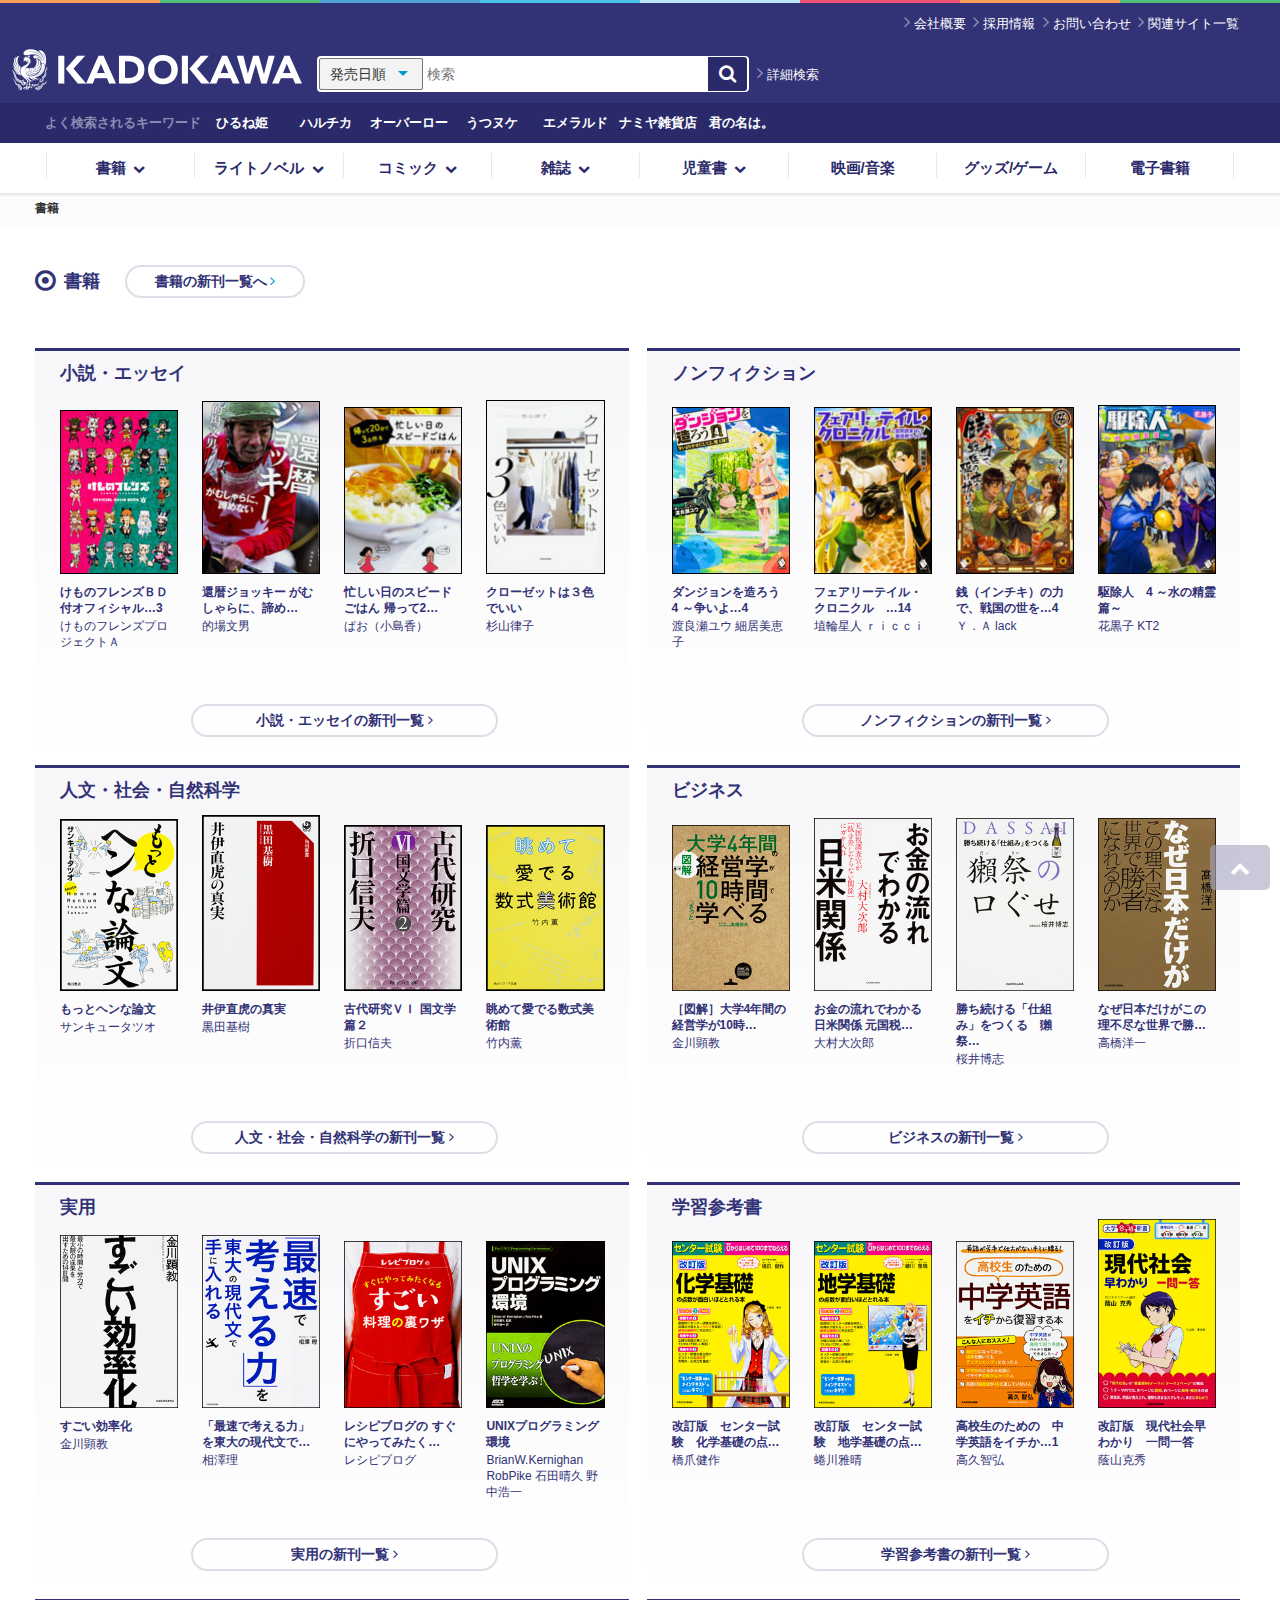
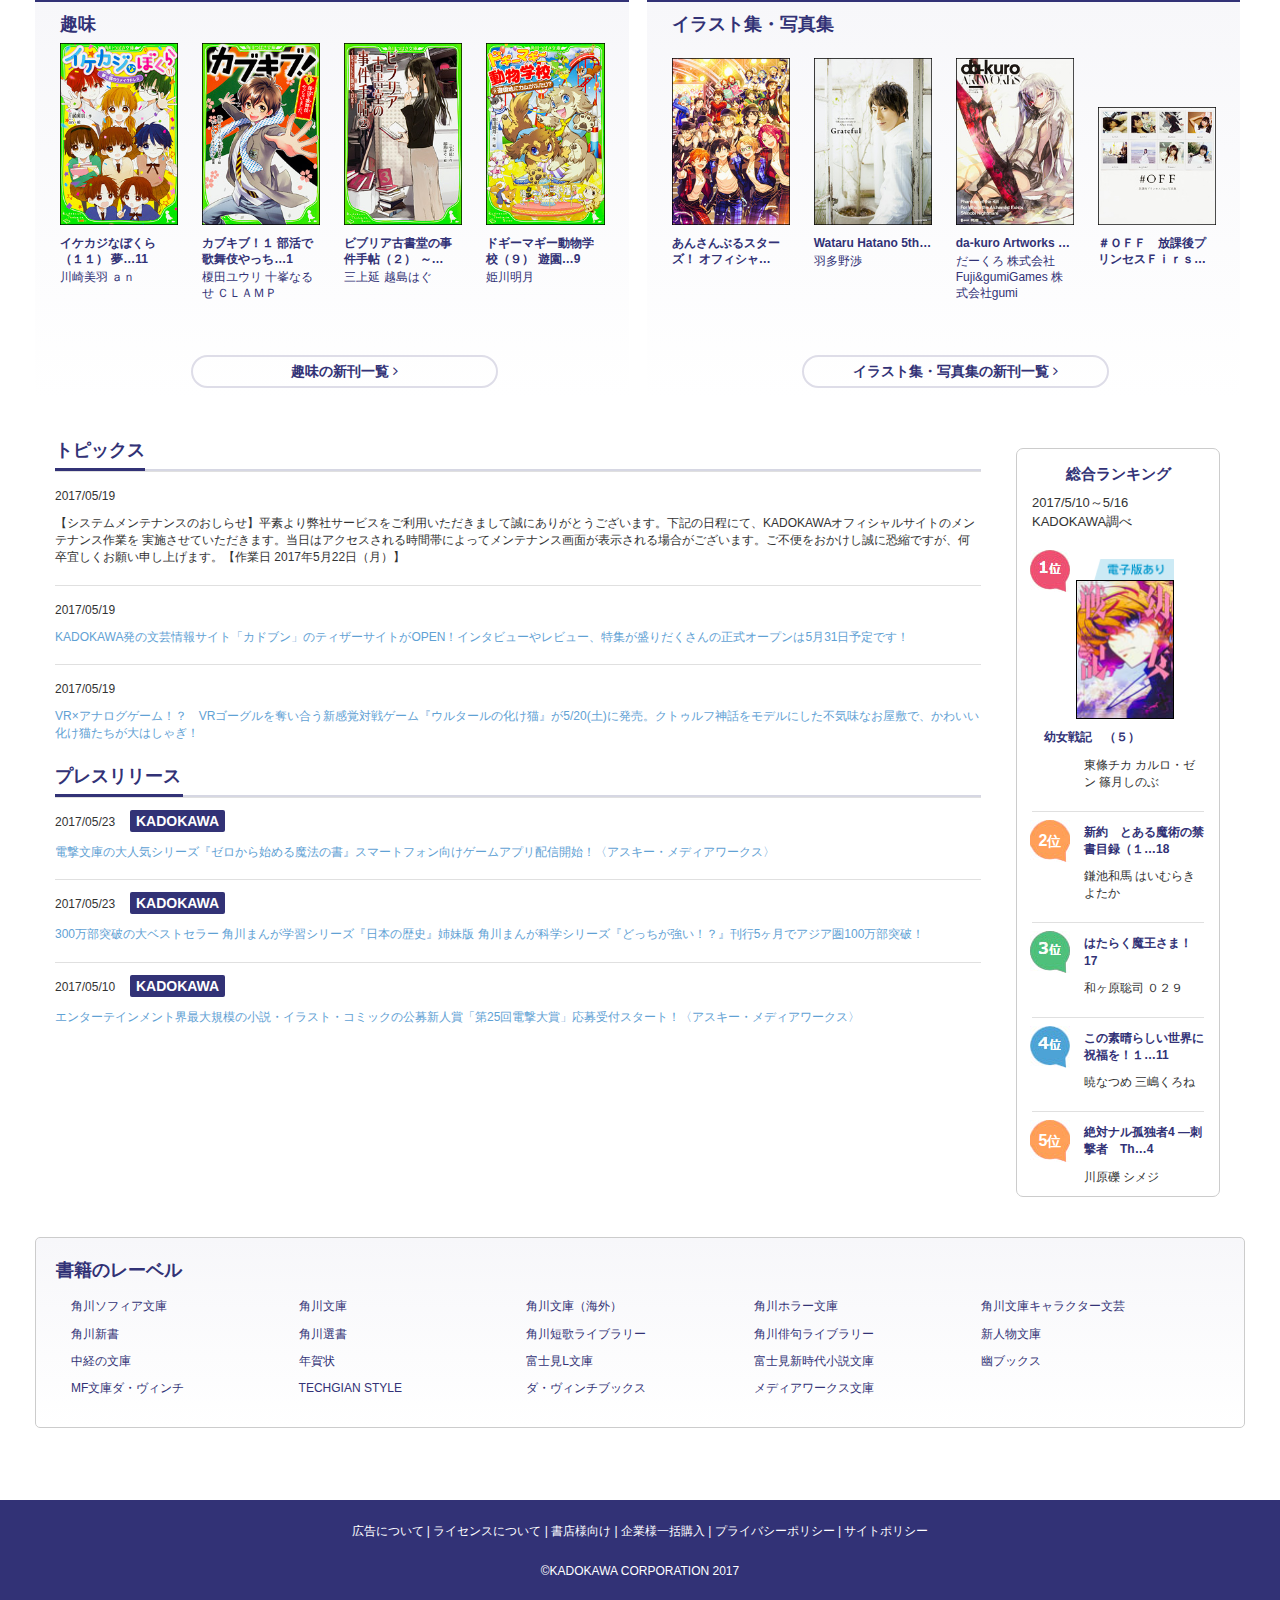
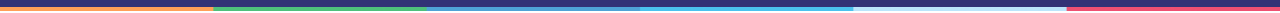
<file: html/book_list.html>
<!DOCTYPE html>
<html>
	<head>
		<meta charset="utf-8">
		<meta http-equiv="X-UA-Compatible" content="IE=edge,chrome=1">
		<meta name="viewport" content="width=device-width, initial-scale=1">
		<meta name="viewport" content="width=device-width, initial-scale=1.0">

		<title>書籍 | KADOKAWA</title>
		<meta name="description" content="">
		<meta name="keywords" content="">
        
        <link rel="shortcut icon" href="../image/logo.ico">
        <link rel="stylesheet" href="../lib/bootstrap/css/bootstrap.css">
		<link rel="stylesheet" href="../lib/font-awesome/css/font-awesome.min.css">
		<link rel='stylesheet' type='text/css' href='../css/web_final.css' />
		<link rel='stylesheet' type='text/css' href='../css/head.css'>
        <link rel="stylesheet" type="text/css" href="../css/pagetop.css">
		<!-- <link rel="stylesheet" type="text/css" href="../css/bottom.css"> -->
	</head>
	<body>
	    <!-- head -->
	    <div class="ui-head-topcolor"></div>
    <div class="ui-head-outline">
        <div class="ui-head-firstline">
            <i class="fa fa-angle-right anstyle"></i><a href="groupintro.html">会社概要</a>
            <i class="fa fa-angle-right anstyle"></i><a href="http://ir.kadokawa.co.jp/recruit/" target="_blank fonstyle">採用情報</a>
            <i class="fa fa-angle-right anstyle"></i><a href="/support/">お問い合わせ</a>
            <i class="fa fa-angle-right anstyle"></i><a href="/similarsites/">関連サイト一覧</a>
        </div>
        <div class="ui-head-secondline">
            <a href="index.html"><img src="../image/head-logo.png" class="picstyle"></a>
            <div class="ui-head-search-out">
                <form action="search-result.html" id="pcHeaderSearchForm">
                    <div class="ui-head-search">
                        <span class="ui-head-search-area">
                            <select class="ui-head-search-order" name="sort">
                                <option value="0">発売日順　　</option>
                                <option value="1">関連度順　</option>
                            </select>
                            <b></b>
                            <input type="search" name="kw" class="ui-head-search-input" placeholder="検索" maxlength="50">
                        </span>
                        <button type="button" class="fa fa-search fa-lg" id="searchstyle" style="cursor:pointer"></button>
                    </div>
                </form>
                <a class="btn-head-search" href="search.html"><i class="fa fa-angle-right anstyle"></i>詳細検索</a>
            </div>
        </div>
        <div class="ui-head-thirdline">
            <span class="ui-head-thirdline-font1">よく検索されるキーワード</span>
            <a href="http://www.kadokawa.co.jp/product/search/?kw=%E3%81%B2%E3%82%8B%E3%81%AD%E5%A7%AB" class="ui-head-thirdline-block">ひるね姫</a>
            <a href="/pr/b2/haruchika/" class="ui-head-thirdline-block">ハルチカ</a>
            <a href="http://www.kadokawa.co.jp/product/search/?kw=%E3%82%AA%E3%83%BC%E3%83%90%E3%83%BC%E3%83%AD%E3%83%BC%E3%83%89" class="ui-head-thirdline-block">オーバーロード</a>
            <a href="/product/321507000404/" class="ui-head-thirdline-block">うつヌケ</a><a href="/product/search/?kw=%E3%82%A8%E3%83%A1%E3%83%A9%E3%83%AB%E3%83%89&mgenre=23" class="ui-head-thirdline-block">エメラルド</a>
            <a href="/product/search/?kw=ナミヤ雑貨店" class="ui-head-thirdline-block">ナミヤ雑貨店</a>
            <a href="/product/search/?kw=%E5%90%9B%E3%81%AE%E5%90%8D%E3%81%AF%E3%80%82" class="ui-head-thirdline-block">君の名は。</a>
        </div>
    </div>

    <nav class="ui-head-contents">
        <ul id="block"></ul>
        <ul id="head-contents-sub">
            <div class="shuline"></div>
            <li><a href="#" class="drop" id="drop1">書籍<i class="fa fa-chevron-down contstyle"></i></a></li>
            <div class="shuline"></div>
            <li><a href="#" class="drop" id="drop2">ライトノベル<i class="fa fa-chevron-down contstyle"></i></a></li>
            <div class="shuline"></div>
            <li><a href="#" class="drop" id="drop3">コミック<i class="fa fa-chevron-down contstyle"></i></a></li>
            <div class="shuline"></div>
            <li><a href="#" class="drop" id="drop4">雑誌<i class="fa fa-chevron-down contstyle"></i></a></li>
            <div class="shuline"></div>
            <li><a href="#" class="drop" id="drop5">児童書<i class="fa fa-chevron-down contstyle"></i></a></li>
            <div class="shuline"></div>
            <li><a href="movie.html" class="drop" id="drop6">映画/音楽</a></li>
            <div class="shuline"></div>
            <li><a href="/category/goodsgame/" class="drop">グッズ/ゲーム</a></li>
            <div class="shuline"></div>
            <li><a href="http://ebook.kadokawa.co.jp/" target="_blank" class="drop">電子書籍</a></li>
            <div class="shuline"></div>
        </ul>
        <ul id="block"></ul>
    </nav>
    <div class="ui-head-line"></div>

    <!--   button1目录 -->
    <div class="ui-drop">
        <div class="ui-drop-firstline">
            <a href="book_list.html" class="whitefont"><i class="fa fa-caret-right littletittle"></i> 書籍トップ</a>
        </div>
        <div class="grayline"></div>
        <div class="ui-drop-secondline">
            <div class="whitefont">新刊から探す</div>
            <div class="ui-drop-secondline-link">
                <ul style="list-style-type:none">
                    <li><i class="fa fa-chevron-right blu"></i> <a href="search-result.html"><span>新刊一覧</span></a></li>
                </ul>
            </div>
        </div>
        <div class="grayline"></div>
        <div class="ui-drop-thirdline">
            <div class="ui-drop-thirdline-title">
                <div class="whitefont">ジャンルから探す</div>
            </div>
            <div class="ui-drop-thirdline-link">
                <ul class="ui-drop-thirdline-link-line" style="list-style-type:none">
                    <li class="grayll"><i class="fa fa-chevron-right blu"></i> <a href="search-result.html"><span>小説・エッセイ</span></a></li>
                    <li class="grayll"><i class="fa fa-chevron-right  blu"></i> <a href="search-result.html"><span>コミックエッセイ</span></a></li>
                    <li class="grayll"><i class="fa fa-chevron-right  blu"></i> <a href="search-result.html"><span>ノンフィクション</span></a></li>
                    <li class="grayll"><i class="fa fa-chevron-right  blu"></i> <a href="search-result.html"><span>人文・社会・自然科学</span></a></li>
                    <li class="grayll"><i class="fa fa-chevron-right blu"></i> <a href="search-result.html"><span>ビジネス</span></a></li>
                    <li class="grayll"><i class="fa fa-chevron-right   blu"></i> <a href="search-result.html"><span>実用</span></a></li>
                    <li class="grayll"><i class="fa fa-chevron-right   blu"></i> <a href="search-result.html"><span>学習参考書</span></a></li
                        ><li class="grayll"><i class="fa fa-chevron-right  blu"></i> <a href="search-result.html"><span>学習書</span></a></li>
                        <li class="sss"><i class="fa fa-chevron-right   blu"></i> <a href="search-result.html"><span>趣味</span></a></li>
                        <li><i class="fa fa-chevron-right blu"></i> <a href="search-result.html"><span>イラスト集・写真集</span></a></li>
                        <li><i class="fa fa-chevron-right  blu"></i> <a href="search-result.html"><span>図鑑・事典・辞書・語学</span></a></li>
                        <li><i class="fa fa-chevron-right  blu"></i> <a href="search-result.html"><span>全集</span></a></li>
                    </ul>
                </div>
            </div>
            <div class="grayline"></div>
            <div class="ui-drop-forthline">
                <div class="ui-drop-forthline-title">
                    <div class="whitefont">レーベルから探す</div>
                </div>
                <div class="ui-drop-forthline-link">
                    <ul class="ui-drop-thirdline-link-line mi" style="list-style-type:none">
                        <li><a href="search-result.html">角川ソフィア文庫</a></li>
                        <li><a href="search-result.html">角川文庫</a></li>
                        <li><a href="search-result.html">角川文庫（海外）</a></li>
                        <li><a href="search-result.html">角川ホラー文庫</a></li>
                        <li><a href="search-result.html">角川文庫キャラクター文芸</a></li>
                        <li><a href="search-result.html">角川新書</a></li>
                        <li><a href="search-result.html">角川選書</a></li>
                        <li><a href="search-result.html">新人物文庫</a></li>
                        <li><a href="search-result.html">中経の文庫</a></li>
                        <li><a href="search-result.html">年賀状</a></li>
                        <li><a href="search-result.html">富士見L文庫</a></li>
                        <li><a href="search-result.html">富士見新時代小説文庫</a></li>
                        <li><a href="search-result.html">幽ブックス</a></li>
                        <li><a href="search-result.html">MF文庫ダ・ヴィンチ</a></li>
                        <li><a href="search-result.html">TECHGIAN STYLE</a></li>
                        <li><a href="search-result.html">ダ・ヴィンチブックス</a></li>
                        <li><a href="search-result.html">メディアワークス文庫</a></li>
                    </ul>
                </div>
            </div>
        </div>

        <!--  2butto目录 -->
        <div class="ui-drop2">
            <div class="ui-drop-firstline">
                <a href="book_list.html" class="whitefont"><i class="fa fa-caret-right littletittle"></i> ライトノベルトップ</a>
            </div>
            <div class="grayline"></div>
            <div class="ui-drop-secondline">
                <div class="whitefont">新刊から探す</div>
                <div class="ui-drop-secondline-link">
                    <ul style="list-style-type:none">
                        <li><i class="fa fa-chevron-right blu"></i> <a href="search-result.html"><span>新刊一覧</span></a></li>
                    </ul>
                </div>
            </div>
            <div class="grayline"></div>
            <div class="ui-drop2-thirdline">
                <div class="ui-drop2-thirdline-title">
                    <div class="whitefont">ジャンルから探す</div>
                </div>
                <div class="ui-drop2-thirdline-link">
                    <ul class="ui-drop2-thirdline-link-line" style="list-style-type:none">
                        <li><i class="fa fa-chevron-right blu"></i> <a href="search-result.html"><span>青年ライトノベル</span></a></li>
                        <li><i class="fa fa-chevron-right  blu"></i> <a href="search-result.html"><span>女性ライトノベル</span></a></li>
                        <li><i class="fa fa-chevron-right  blu"></i> <a href="search-result.html"><span>BL</span></a></li>
                        <li><i class="fa fa-chevron-right  blu"></i> <a href="search-result.html"><span>TL</span></a></li>
                    </ul>
                </div>
            </div>
            <div class="grayline"></div>
            <div class="ui-drop-forthline">
                <div class="ui-drop-forthline-title">
                    <div class="whitefont">レーベルから探す</div>
                </div>
                <div class="ui-drop-forthline-link">
                    <ul class="ui-drop-thirdline-link-line mi" style="list-style-type:none">
                        <li><a href="search-result.html">角川スニーカー文庫</a></li>
                        <li><a href="search-result.html">角川ビーンズ文庫</a></li>
                        <li><a href="search-result.html">角川ルビー文庫</a></li>
                        <li><a href="search-result.html">電撃ゲーム文庫</a></li>
                        <li><a href="search-result.html">電撃文庫</a></li>
                        <li><a href="search-result.html">富士見ドラゴンブック</a></li>
                        <li><a href="search-result.html">富士見ファンタジア文庫</a></li>
                        <li><a href="search-result.html">魔法のiらんど</a></li>
                        <li><a href="search-result.html">魔法のiらんど文庫</a></li>
                        <li><a href="search-result.html">B-PRINCE文庫</a></li>
                        <li><a href="search-result.html">KCG文庫</a></li>
                        <li><a href="search-result.html">MFブックス</a></li>
                        <li><a href="search-result.html">MF文庫J</a></li>
                        <li><a href="search-result.html">NOVEL 0</a></li>
                        <li><a href="search-result.html">カドカワBOOKS</a></li>
                        <li><a href="search-result.html">ジュエル文庫</a></li>
                        <li><a href="search-result.html">ビーズログ文庫</a></li>
                        <li><a href="search-result.html">ビーズログ文庫アリス</a></li>
                        <li><a href="search-result.html">ファミ通文庫</a></li>
                        <li><a href="search-result.html">フルール文庫　ルージュライン</a></li>
                    </ul>
                </div>
            </div>
        </div>

        <!-- 3button目录 -->
        <div class="ui-drop3">
            <div class="ui-drop-firstline">
                <a href="book_list.html" class="whitefont"><i class="fa fa-caret-right littletittle"></i> コミックトップ</a>
            </div>
            <div class="grayline"></div>
            <div class="ui-drop-secondline">
                <div class="whitefont">新刊から探す</div>
                <div class="ui-drop-secondline-link">
                    <ul style="list-style-type:none">
                        <li><i class="fa fa-chevron-right blu"></i> <a href="search-result.html"><span>新刊一覧</span></a></li>
                    </ul>
                </div>
            </div>
            <div class="grayline"></div>
            <div class="ui-drop-thirdline">
                <div class="ui-drop-thirdline-title">
                    <div class="whitefont">ジャンルから探す</div>
                </div>
                <div class="ui-drop3-thirdline-link">
                    <ul class="ui-drop3-thirdline-link-line" style="list-style-type:none">
                        <li class="grayll"><i class="fa fa-chevron-right blu"></i> <a href="search-result.html"><span>少年コミック</span></a></li>
                        <li class="grayll"><i class="fa fa-chevron-right  blu"></i> <a href="search-result.html"><span>少女コミック</span></a></li>
                        <li class="grayll"><i class="fa fa-chevron-right  blu"></i> <a href="search-result.html"><span>青年コミック</span></a></li>
                        <li class="grayll"><i class="fa fa-chevron-right  blu"></i> <a href="search-result.html"><span>女性コミック</span></a></li>
                        <li><i class="fa fa-chevron-right  blu"></i> <a href="search-result.html"><span>BLコミック</span></a></li>
                    </ul>
                </div>
            </div>
            <div class="grayline"></div>
            <div class="ui-drop3-forthline">
                <div class="ui-drop3-forthline-title">
                    <div class="whitefont">レーベルから探す</div>
                </div>
                <div class="ui-drop3-forthline-link">
                    <ul class="ui-drop-thirdline-link-line mi" style="list-style-type:none">
                        <li><a href="search-result.html">角川コミックス・エース</a></li>
                        <li><a href="search-result.html">角川コミックス・エースエクストラ</a></li>
                        <li><a href="search-result.html">電撃コミックス</a></li>
                        <li><a href="search-result.html">電撃コミックスEX</a></li>
                        <li><a href="search-result.html">電撃コミックスNEXT</a></li>
                        <li><a href="search-result.html">電撃ジャパンコミックス</a></li>
                        <li><a href="search-result.html">魔法のiらんどコミックス</a></li>
                        <li><a href="search-result.html">B's-LOG COMICS</a></li>
                        <li><a href="search-result.html">B's-LOVELY COMICS</a></li>
                        <li><a href="search-result.html">CVSコミックス</a></li>
                        <li><a href="search-result.html">MCコミックス</a></li>
                        <li><a href="search-result.html">MFC キューンシリーズ</a></li>
                        <li><a href="search-result.html">MFC ジーンピクシブシリーズ</a></li>
                        <li><a href="search-result.html">MFコミックス</a></li>
                        <li><a href="search-result.html">MFコミックス アライブシリーズ</a></li>
                        <li><a href="search-result.html">MFコミックス ジーンシリーズ</a></li>
                        <li><a href="search-result.html">MFコミックス フラッパーシリーズ</a></li>
                        <li><a href="search-result.html">あすかコミックス</a></li>
                        <li><a href="search-result.html">あすかコミックスCL-DX</a></li>
                        <li><a href="search-result.html">あすかコミックスDX</a></li>
                        <li><a href="search-result.html">シルフコミックス</a></li>
                        <li><a href="search-result.html">ドラゴンコミックスエイジ</a></li>
                        <li><a href="search-result.html">ビームコミックス</a></li>
                        <li><a href="search-result.html1">ファミ通クリアコミックス</a></li>
                        <li><a href="search-result.html">フルールコミックス</a></li>
                        <li><a href="search-result.html">ニュータイプ100%コミックス</a></li>
                    </ul>
                </div>
            </div>
        </div>

        <!-- 4button目录 -->
        <div class="ui-drop4">
            <div class="ui-drop-firstline">
                <a href="book_list.html" class="whitefont"><i class="fa fa-caret-right littletittle"></i> 雑誌トップ</a>
            </div>
            <div class="grayline"></div>
            <div class="ui-drop-secondline">
                <div class="whitefont">新刊から探す</div>
                <div class="ui-drop-secondline-link">
                    <ul style="list-style-type:none">
                        <li><i class="fa fa-chevron-right blu"></i> <a href="search-result.html"><span>新刊一覧</span></a></li>
                    </ul>
                </div>
            </div>
            <div class="grayline"></div>
            <div class="ui-drop3-thirdline">
                <div class="ui-drop4-thirdline-title">
                    <div class="whitefont">ジャンルから探す</div>
                </div>
                <div class="ui-drop3-thirdline-link">
                    <ul class="ui-drop3-thirdline-link-line" style="list-style-type:none">
                        <li class="grayll"><i class="fa fa-chevron-right blu"></i> <a href="search-result.html"><span>情報誌</span></a></li>
                        <li class="grayll"><i class="fa fa-chevron-right  blu"></i> <a href="search-result.html"><span>実用誌</span></a></li>
                        <li class="grayll"><i class="fa fa-chevron-right  blu"></i> <a href="search-result.html"><span>男性コミック誌</span></a></li>
                        <li class="grayll"><i class="fa fa-chevron-right  blu"></i> <a href="search-result.html"><span>女性コミック誌</span></a></li>
                        <li><i class="fa fa-chevron-right  blu"></i> <a href="search-result.html"><span>ゲーム誌</span></a></li>
                        <li><i class="fa fa-chevron-right  blu"></i> <a href="search-result.html"><span>児童誌</span></a></li>
                        <li><i class="fa fa-chevron-right  blu"></i> <a href="search-result.html"><span>文芸誌</span></a></li>
                        <li><i class="fa fa-chevron-right  blu"></i> <a href="search-result.html"><span>教育誌・その他</span></a></li>
                    </ul>
                </div>
            </div>
            <div class="grayline"></div>
            <div class="ui-drop4-forthline">
                <div class="ui-drop4-forthline-title">
                    <div class="whitefont">レーベルから探す</div>
                </div>
                <div class="ui-drop4-forthline-link">
                    <ul class="ui-drop-thirdline-link-line mi" style="list-style-type:none">
                        <li><a href="search-result.html">3分クッキング</a></li>
                        <li><a href="search-result.html">B's-LOG</a></li>
                        <li><a href="search-result.html">CD&DLでーた</a></li>
                        <li><a href="search-result.html">CIEL</a></li>
                        <li><a href="search-result.html">DENGEKI Girl'sStyle</a></li><li><a href="search-result.html">DVD＆ブルーレイでーた</a></li>
                        <li><a href="search-result.html">Mei</a></li>
                        <li><a href="search-result.html">spoon.</a></li>
                        <li><a href="search-result.html">TECH GIAN</a></li>
                        <li><a href="search-result.html">VOICE Newtype</a></li>
                        <li><a href="search-result.html">ウォーカームック</a></li>
                        <li><a href="search-result.html">ラーメンウォーカー</a></li>
                        <li><a href="search-result.html">横浜ウォーカー</a></li>
                        <li><a href="search-result.html">関西ウォーカー</a></li>
                        <li><a href="search-result.html">九州ウォーカー</a></li>
                        <li><a href="search-result.html">東海ウォーカー</a></li>
                        <li><a href="search-result.html">東京ウォーカー</a></li>
                        <li><a href="search-result.html">福岡ウォーカー</a></li>
                        <li><a href="search-result.html">北海道ウォーカー</a></li>
                        <li><a href="search-result.html">エンタミクス</a></li>
                        <li><a href="search-result.html">ガンダムエース</a></li>
                        <li><a href="search-result.html">キャラぱふぇ</a></li>
                        <li><a href="search-result.html">コンプティーク</a></li>
                        <li><a href="search-result.html">ザテレビジョン</a></li>
                        <li><a href="search-result.html">月刊ザテレビジョン</a></li>
                        <li><a href="search-result.html">サラブレ</a></li>
                        <li><a href="search-result.html">ダ・ヴィンチ</a></li>
                        <li><a href="search-result.html">てれびげーむマガジン</a></li>
                        <li><a href="search-result.html">ドラゴンマガジン</a></li>
                        <li><a href="search-result.html">ハルタ</a></li>
                        <li><a href="search-result.html">ぴこぷり</a></li>
                        <li><a href="search-result.html">ヤングエース</a></li>
                        <li><a href="search-result.html">レタスクラブ</a></li>
                        <li><a href="search-result.html">レタスクラブMOOK</a></li>
                        <li><a href="search-result.html">歌ってみたの本</a></li>
                        <li><a href="search-result.html">花時間</a></li>
                        <li><a href="search-result.html">月刊ASUKA</a></li>
                        <li><a href="search-result.html">月刊コミックアライブ</a></li>
                        <li><a href="search-result.html">月刊コミックキューン</a></li>
                        <li><a href="search-result.html">月刊コミックジーン</a></li>
                        <li><a href="search-result.html">月刊コミックビーム</a></li>
                        <li><a href="search-result.html">月刊コミックフラッパー</a></li>
                        <li><a href="search-result.html">月刊コミック電撃大王</a></li>
                        <li><a href="search-result.html">月刊コンプエース</a></li>
                        <li><a href="search-result.html">月刊ニュータイプ</a></li>
                        <li><a href="search-result.html">月刊ブシロード</a></li>
                        <li><a href="search-result.html">月刊少年エース</a></li>
                        <li><a href="search-result.html">月刊星ナビ</a></li>
                        <li><a href="search-result.html">週刊ファミ通</a></li>
                        <li><a href="search-result.html">小説 野性時代</a></li>
                        <li><a href="search-result.html">短歌</a></li>
                        <li><a href="search-result.html1">電撃G's magazine</a></li>
                        <li><a href="search-result.html">電撃G'sコミック</a></li>
                        <li><a href="search-result.html">電撃Nintendo</a></li>
                        <li><a href="search-result.html">電撃PlayStation</a></li>
                        <li><a href="search-result.html">電撃文庫MAGAZINE</a></li>
                        <li><a href="search-result.html">コミック電撃だいおうじ</a></li>
                        <li><a href="search-result.html">電撃マオウ</a></li>
                        <li><a href="search-result.html">電撃萌王</a></li>
                        <li><a href="search-result.html">娘TYPE</a></li>
                        <li><a href="search-result.html">俳句</a></li>
                        <li><a href="search-result.html">別冊カドカワ</a></li>
                        <li><a href="search-result.html">本の旅人</a></li>
                        <li><a href="search-result.html">毎日が発見</a></li>
                        <li><a href="search-result.html">幽</a></li>
                        <li><a href="search-result.html">歴史読本</a></li>

                    </ul>
                </div>
            </div>
        </div>

        <!-- 5butto目录 -->
        <div class="ui-drop5">
            <div class="ui-drop-firstline">
                <a href="book_list.html" class="whitefont"><i class="fa fa-caret-right littletittle"></i> 児童書トップ</a>
            </div>
            <div class="grayline"></div>
            <div class="ui-drop-secondline">
                <div class="whitefont">新刊から探す</div>
                <div class="ui-drop-secondline-link">
                    <ul style="list-style-type:none">
                        <li><i class="fa fa-chevron-right blu"></i> <a href="search-result.html"><span>新刊一覧</span></a></li>
                    </ul>
                </div>
            </div>
            <div class="grayline"></div>
            <div class="ui-drop3-thirdline">
                <div class="ui-drop4-thirdline-title">
                    <div class="whitefont">ジャンルから探す</div>
                </div>
                <div class="ui-drop3-thirdline-link">
                  <ul class="ui-drop3-thirdline-link-line" style="list-style-type:none">
                    <li class="grayll"><i class="fa fa-chevron-right blu"></i> <a href="search-result.html"><span>絵本</span></a></li>
                    <li class="grayll"><i class="fa fa-chevron-right  blu"></i> <a href="search-result.html"><span>読み物</span></a></li>
                    <li class="grayll"><i class="fa fa-chevron-right  blu"></i> <a href="search-result.html"><span>図鑑・辞典</span></a></li>
                    <li class="grayll"><i class="fa fa-chevron-right  blu"></i> <a href="search-result.html"><span>英語の本＆絵本・学習</span></a></li>
                    <li><i class="fa fa-chevron-right  blu"></i> <a href="search-result.html"><span>まんが学習書</span></a></li>
                    <li><i class="fa fa-chevron-right blu"></i> <a href="search-result.html"><span>ムック・趣味</span></a></li>
                    <li><i class="fa fa-chevron-right   blu"></i> <a href="search-result.html"><span>ゲーム</span></a></li>
                    <li><i class="fa fa-chevron-right   blu"></i> <a href="search-result.html"><span>知育</span></a></li>
                </ul>
            </div>
        </div>
        <div class="grayline"></div>
        <div class="ui-drop5-forthline">
            <div class="ui-drop5-forthline-title">
                <div class="whitefont">レーベルから探す</div>
            </div>
            <div class="ui-drop5-forthline-link">
                <ul class="ui-drop-thirdline-link-line mi" style="list-style-type:none">
                    <li><a href="search-result.html">角川つばさ文庫</a></li><li><a href="search-result.html">角川まんが学習シリーズ</a></li><li><a href="search-result.html">海外児童書</a></li>
                </ul>
            </div>
        </div>
    </div>
		<!-- middle-title -->
		<div class='ui-small-title'>書籍</div>
		<div class='ui-content'>
			<i class='fa fa-dot-circle-o fa-lg' id='icon-first'></i>
			<span>書籍</span>
			<div class='ui-content-button'>
				<a href="search-result.html" target="_blank">書籍の新刊一覧へ</a>
				<i class='fa fa-angle-right'></i>
			</div>
		</div>
		<!-- book_list -->
		<div class='book-list'>
			<div class='ui-middle'>
				<div class='row book-list-left' >
					<div class='left-contain-title' id='middle-title'>小説・エッセイ</div>
					<div class='box'>
						<a href="bookintro-2.html" target="_blank"><div class='col-md-3 col-xs-3 ui-middle-contain-list'>
							<div class='middle-contain-image'><img src="../image/web-final/book-1.jpg" class='image-border'></div>
							<h class='middle-contain-list-name'>けものフレンズＢＤ付オフィシャル…3</h>
							<p >けものフレンズプロジェクトＡ</p>
						</div></a>
						<a href="bookintro-3.html" target="_blank"><div class='col-md-3 col-xs-3 ui-middle-contain-list'>
							<div class='middle-contain-image'><img src="../image/web-final/book-2.jpg" class='image-border'></div>
							<h class='middle-contain-list-name'">還暦ジョッキー がむしゃらに、諦め…</h>
							<p class='middle-contain-list-name'>的場文男</p>
						</div></a>
						<a href="bookintro-3.html" target="_blank"><div class='col-md-3 col-xs-3 ui-middle-contain-list'>
							<div class='middle-contain-image'><img src="../image/web-final/book-3.jpg" class='image-border'></div>
							<h class='middle-contain-list-name'>忙しい日のスピードごはん 帰って2…</h>
							<p>ぱお（小島香）</p>
						</div></a>
						<a href="bookintro-3.html" target="_blank"><div class='col-md-3 col-xs-3 ui-middle-contain-list'>
							<div class='middle-contain-image'><img src="../image/web-final/book-4.jpg" class='image-border'></div>
							<h class='middle-contain-list-name'>クローゼットは３色でいい</h>
							<p>杉山律子</p>
						</div></a>
					</div>
					<a href="search-result.html" target="_blank"><div class='ui-middle-contain-button'>小説・エッセイの新刊一覧
						<i class='fa fa-angle-right'></i>
					</div></a>
				</div>
				<div class='row book-list-right'>
					<div class='left-contain-title' id='middle-title'>ノンフィクション</div>
					<div class='box'>
						<a href="bookintro-2.html" target="_blank"><div class='col-md-3 col-xs-3 ui-middle-contain-list'>
							<div class='middle-contain-image'><img src="../image/web-final/book-11.jpg" class='image-border'></div>
							<h class='middle-contain-list-name'>ダンジョンを造ろう　4 ～争いよ…4</h>
							<p >渡良瀬ユウ 細居美恵子</p>
						</div></a>
						<a href="bookintro-2.html" target="_blank"><div class='col-md-3 col-xs-3 ui-middle-contain-list'>
							<div class='middle-contain-image'><img src="../image/web-final/book-12.jpg" class='image-border'></div>
							<h class='middle-contain-list-name'>フェアリーテイル・クロニクル　…14</h>
							<p>埴輪星人 ｒｉｃｃｉ</p>
						</div></a>
						<a href="bookintro-2.html" target="_blank"><div class='col-md-3 col-xs-3 ui-middle-contain-list'>
							<div class='middle-contain-image'><img src="../image/web-final/book-13.jpg" class='image-border'></div>
							<h class='middle-contain-list-name'>銭（インチキ）の力で、戦国の世を…4</h>
							<p>Ｙ．Ａ lack</p>
						</div></a>
						<a href="bookintro-2.html" target="_blank"><div class='col-md-3 col-xs-3 ui-middle-contain-list'>
							<div class='middle-contain-image'><img src="../image/web-final/book-14.jpg" class='image-border'></div>
							<h class='middle-contain-list-name'>駆除人　4 ～水の精霊篇～</h>
							<p>花黒子 KT2</p>
						</div></a>
					</div>
					<a href="search-result.html" target="_blank"><div class='ui-middle-contain-button'>ノンフィクションの新刊一覧
						<i class='fa fa-angle-right'></i>
					</div></a>
				</div>
			</div>
			<div class='ui-middle' >
				<div class='row book-list-left' >
					<div class='left-contain-title' id='middle-title'>人文・社会・自然科学</div>
					<div class='box'>
						<a href="bookintro-2.html" target="_blank"><div class='col-md-3 col-xs-3 ui-middle-contain-list'>
							<div class='middle-contain-image'><img src="../image/web-final/book-list-1.jpg" alt="" class='image-border'></div>
							<h class='middle-contain-list-name'>もっとヘンな論文</h>
							<p >サンキュータツオ</p>
						</div></a>
						<a href="bookintro-2.html" target="_blank"><div class='col-md-3 col-xs-3 ui-middle-contain-list'>
							<div class='middle-contain-image'><img src="../image/web-final/book-list-2.jpg" alt="" class='image-border'></div>
							<h class='middle-contain-list-name'>井伊直虎の真実</h>
							<p>黒田基樹</p>
						</div></a>
						<a href="bookintro-2.html" target="_blank"><div class='col-md-3 col-xs-3 ui-middle-contain-list'>
							<div class='middle-contain-image'><img src="../image/web-final/book-list-3.jpg" alt="" class='image-border'></div>
							<h class='middle-contain-list-name'>古代研究ＶＩ 国文学篇２</h>
							<p>折口信夫</p>
						</div></a>
						<a href="bookintro-2.html" target="_blank"><div class='col-md-3 col-xs-3 ui-middle-contain-list'>
							<div class='middle-contain-image'><img src="../image/web-final/book-list-4.jpg" alt="" class='image-border'></div>
							<h class='middle-contain-list-name'>眺めて愛でる数式美術館</h>
							<p>竹内薫</p>
						</div></a>
					</div>
					<a href="search-result.html" target="_blank"><div class='ui-middle-contain-button'>人文・社会・自然科学の新刊一覧
						<i class='fa fa-angle-right'></i>
					</div></a>
				</div>
				<div class='row book-list-right'>
					<div class='left-contain-title' id='middle-title'>ビジネス</div>
					<div class='box'>
						<a href="bookintro-2.html" target="_blank"><div class='col-md-3 col-xs-3 ui-middle-contain-list'>
							<div class='middle-contain-image'><img src="../image/web-final/book-list-21.jpg"></div>
							<h class='middle-contain-list-name'>［図解］大学4年間の経営学が10時…</h>
							<p >金川顕教</p>
						</div></a>
						<a href="bookintro-2.html" target="_blank"><div class='col-md-3 col-xs-3 ui-middle-contain-list'>
							<div class='middle-contain-image'><img src="../image/web-final/book-list-22.jpg"></div>
							<h class='middle-contain-list-name'>お金の流れでわかる日米関係 元国税…</h>
							<p >大村大次郎</p>
						</div></a>
						<a href="bookintro-2.html" target="_blank"><div class='col-md-3 col-xs-3 ui-middle-contain-list'>
							<div class='middle-contain-image'><img src="../image/web-final/book-list-23.jpg"></div>
							<h class='middle-contain-list-name'>勝ち続ける「仕組み」をつくる　獺祭…</h>
							<p >桜井博志</p>
						</div></a>
						<a href="bookintro-2.html" target="_blank"><div class='col-md-3 col-xs-3 ui-middle-contain-list'>
							<div class='middle-contain-image'><img src="../image/web-final/book-list-24.jpg"></div>
							<h class='middle-contain-list-name'>なぜ日本だけがこの理不尽な世界で勝…</h>
							<p >高橋洋一</p>
						</div></a>
					</div>
					<a href="search-result.html" target="_blank"><div class='ui-middle-contain-button'>ビジネスの新刊一覧
						<i class='fa fa-angle-right'></i>
					</div></a>
				</div>
			</div>
			<div class='ui-middle' >
				<div class='row book-list-left' >
					<div class='left-contain-title' id='middle-title'>実用</div>
					<div class='box'>
						<a href="bookintro-2.html" target="_blank"><div class='col-md-3 col-xs-3 ui-middle-contain-list'>
							<div class='middle-contain-image'><img src="../image/web-final/book-list-31.jpg"></div>
							<h class='middle-contain-list-name'>すごい効率化</h>
							<p >金川顕教</p>
						</div></a>
						<a href="bookintro-2.html" target="_blank"><div class='col-md-3 col-xs-3 ui-middle-contain-list'>
							<div class='middle-contain-image'><img src="../image/web-final/book-list-32.jpg"></div>
							<h class='middle-contain-list-name'>「最速で考える力」を東大の現代文で…</h>
							<p>相澤理</p>
						</div></a>
						<a href="bookintro-2.html" target="_blank"><div class='col-md-3 col-xs-3 ui-middle-contain-list'>
							<div class='middle-contain-image'><img src="../image/web-final/book-list-33.jpg"></div>
							<h class='middle-contain-list-name'>レシピブログの すぐにやってみたく…</h>
							<p>レシピブログ</p>
						</div></a>
						<a href="bookintro-2.html" target="_blank"><div class='col-md-3 col-xs-3 ui-middle-contain-list'>
							<div class='middle-contain-image'><img src="../image/web-final/book-list-34.jpg"></div>
							<h class='middle-contain-list-name'>UNIXプログラミング環境</h>
							<p>BrianW.Kernighan RobPike 石田晴久 野中浩一</p>
						</div></a>
					</div>
					<a href="search-result.html" target="_blank"><div class='ui-middle-contain-button'>実用の新刊一覧
						<i class='fa fa-angle-right'></i>
					</div></a>
				</div>
				<div class='row book-list-right'>
					<div class='left-contain-title' id='middle-title'>学習参考書</div>
					<div class='box'>
						<a href="bookintro-2.html" target="_blank"><div class='col-md-3 col-xs-3 ui-middle-contain-list'>
							<div class='middle-contain-image'><img src="../image/web-final/book-list-41.jpg"></div>
							<h class='middle-contain-list-name'>改訂版　センター試験　化学基礎の点…</h>
							<p >橋爪健作</p>
						</div></a>
						<a href="bookintro-2.html" target="_blank"><div class='col-md-3 col-xs-3 ui-middle-contain-list'>
							<div class='middle-contain-image'><img src="../image/web-final/book-list-42.jpg"></div>
							<h class='middle-contain-list-name'>改訂版　センター試験　地学基礎の点…</h>
							<p>蜷川雅晴</p>
						</div></a>
						<a href="bookintro-2.html" target="_blank"><div class='col-md-3 col-xs-3 ui-middle-contain-list'>
							<div class='middle-contain-image'><img src="../image/web-final/book-list-43.jpg"></div>
							<h class='middle-contain-list-name'>高校生のための　中学英語をイチか…1</h>
							<p>高久智弘</p>
						</div></a>
						<a href="bookintro-2.html" target="_blank"><div class='col-md-3 col-xs-3 ui-middle-contain-list'>
							<div class='middle-contain-image'><img src="../image/web-final/book-list-44.jpg"></div>
							<h class='middle-contain-list-name'>改訂版　現代社会早わかり　一問一答</h>
							<p>蔭山克秀</p>
						</div></a>
					</div>
					<a href="search-result.html" target="_blank"><div class='ui-middle-contain-button'>学習参考書の新刊一覧
						<i class='fa fa-angle-right'></i>
					</div></a>
				</div>
			</div>
			<div class='ui-middle' >
				<div class='row book-list-left' >
					<div class='left-contain-title' id='middle-title'>趣味</div>
					<div class='box'>
						<a href="bookintro-2.html" target="_blank"><div class='col-md-3 col-xs-3 ui-middle-contain-list'>
							<div class='middle-contain-image'><img src="../image/web-final/book-51.jpg"></div>
							<h class='middle-contain-list-name'>イケカジなぼくら　（１１） 夢…11</h>
							<p >川崎美羽 ａｎ</p>
						</div></a>
						<a href="bookintro-2.html" target="_blank"><div class='col-md-3 col-xs-3 ui-middle-contain-list'>
							<div class='middle-contain-image'><img src="../image/web-final/book-52.jpg"></div>
							<h class='middle-contain-list-name'>カブキブ！１ 部活で歌舞伎やっち…1</h>
							<p>榎田ユウリ 十峯なるせ ＣＬＡＭＰ</p>
						</div></a>
						<a href="bookintro-2.html" target="_blank"><div class='col-md-3 col-xs-3 ui-middle-contain-list'>
							<div class='middle-contain-image'><img src="../image/web-final/book-53.jpg"></div>
							<h class='middle-contain-list-name'>ビブリア古書堂の事件手帖（２） ～…</h>
							<p>三上延 越島はぐ</p>
						</div></a>
						<a href="bookintro-2.html" target="_blank"><div class='col-md-3 col-xs-3 ui-middle-contain-list'>
							<div class='middle-contain-image'><img src="../image/web-final/book-54.jpg"></div>
							<h class='middle-contain-list-name'>ドギーマギー動物学校（９） 遊園…9</h>
							<p>姫川明月</p>
						</div></a>
					</div>
					<a href="search-result.html" target="_blank"><div class='ui-middle-contain-button'>趣味の新刊一覧
						<i class='fa fa-angle-right'></i>
					</div></a>
				</div>
				<div class='row book-list-right'>
					<div class='left-contain-title' id='middle-title'>イラスト集・写真集</div>
					<div class='box'>
						<a href="bookintro-2.html" target="_blank"><div class='col-md-3 col-xs-3 ui-middle-contain-list'>
							<div class='middle-contain-image'><img src="../image/web-final/book-list-61.jpg"></div>
							<h class='middle-contain-list-name'>あんさんぶるスターズ！ オフィシャ…</h>
						</div></a>
						<a href="bookintro-2.html" target="_blank"><div class='col-md-3 col-xs-3 ui-middle-contain-list'>
							<div class='middle-contain-image'><img src="../image/web-final/book-list-62.jpg"></div>
							<h class='middle-contain-list-name'>Wataru Hatano 5th…</h>
							<p>羽多野渉</p>
						</div></a>
						<a href="bookintro-2.html" target="_blank"><div class='col-md-3 col-xs-3 ui-middle-contain-list'>
							<div class='middle-contain-image'><img src="../image/web-final/book-list-63.jpg"></div>
							<h class='middle-contain-list-name'>da-kuro Artworks …</h>
							<p>だーくろ 株式会社Fuji&gumiGames 株式会社gumi</p>
						</div></a>
						<a href="bookintro-2.html" target="_blank"><div class='col-md-3 col-xs-3 ui-middle-contain-list'>
							<div class='middle-contain-image'><img src="../image/web-final/book-list-64.jpg"></div>
							<h class='middle-contain-list-name'>＃ＯＦＦ　放課後プリンセスＦｉｒｓ…</h>
						</div></a>
					</div>
					<a href="search-result.html" target="_blank"><div class='ui-middle-contain-button'>イラスト集・写真集の新刊一覧
						<i class='fa fa-angle-right'></i>
					</div></a>
				</div>
			</div>
		</div>
		<!-- bottom -->
		<div class='row ui-bottom'>
			<div class='col-md-9 ui-bottom-left'>
				<!-- ///////////////////////////////////// -->
				<div class='left-topics'>
					<div class='left-topics-title'>
						<p id='left-topics-title-top' >トピックス</p>
					</div>
					<div class='left-topics-list' id='left-topics-list-top'>
						<p class='left-topics-list-date'>2017/05/19</p>
						<p class='left-topics-list-content'>【システムメンテナンスのおしらせ】平素より弊社サービスをご利用いただきまして誠にありがとうございます。下記の日程にて、KADOKAWAオフィシャルサイトのメンテナンス作業を 実施させていただきます。当日はアクセスされる時間帯によってメンテナンス画面が表示される場合がございます。ご不便をおかけし誠に恐縮ですが、何卒宜しくお願い申し上げます。【作業日 2017年5月22日（月）】</p>
					</div>
					<div class='left-topics-list'>
						<p class='left-topics-list-date'>2017/05/19</p>
						<a href="http://ch.nicovideo.jp/famitsu-gamersdx" target="_blank">KADOKAWA発の文芸情報サイト「カドブン」のティザーサイトがOPEN！インタビューやレビュー、特集が盛りだくさんの正式オープンは5月31日予定です！</a>
					</div>
					<div class='left-topics-list'>
						<p class='left-topics-list-date'>2017/05/19</p>
						<a href="http://ebten.jp/eb-store/p/9784047332096/" target="_blank">VR×アナログゲーム！？　VRゴーグルを奪い合う新感覚対戦ゲーム『ウルタールの化け猫』が5/20(土)に発売。クトゥルフ神話をモデルにした不気味なお屋敷で、かわいい化け猫たちが大はしゃぎ！</a>
					</div>
				</div>
				<!-- ///////////////////////////////////// -->
				<div class='left-release'>
					<div class='left-topics-title'>
						<p id='left-release-title-top' >プレスリリース</p>
					</div>
					<div class='left-topics-list' id='left-topics-list-top'>
						<div class='left-release-list-date'>2017/05/23
							<div class='left-release-list-icon'>KADOKAWA</div>
						</div>
						<a href="" target="_blank">電撃文庫の大人気シリーズ『ゼロから始める魔法の書』スマートフォン向けゲームアプリ配信開始！〈アスキー・メディアワークス〉</a>
					</div>
					<div class='left-topics-list'>
						<div class='left-release-list-date'>2017/05/23
							<div class='left-release-list-icon'>KADOKAWA</div>
						</div>
						<a href="" target="_blank">300万部突破の大ベストセラー
						角川まんが学習シリーズ『日本の歴史』姉妹版 角川まんが科学シリーズ『どっちが強い！？』刊行5ヶ月でアジア圏100万部突破！</a>
					</div>
					<div class='left-topics-list'>
						<div class='left-release-list-date'>2017/05/10
							<div class='left-release-list-icon'>KADOKAWA</div>
						</div>
						<a href="" target="_blank">エンターテインメント界最大規模の小説・イラスト・コミックの公募新人賞「第25回電撃大賞」応募受付スタート！〈アスキー・メディアワークス〉</a>
					</div>
				</div>
				<!-- ///////////////////////////////////// -->
			</div>
			<div class='col-md-3 ui-bottom-right' id='book-list-bottom'>
				<div class='right-rank-title'>総合ランキング</div>
				<p class='right-rank-date'>2017/5/10～5/16</p>
				<p class='right-rank-kado'>KADOKAWA調べ</p>
				<div class='right-rank-list' style='border-top:0;'>
					<div class='right-rank-list-icon rank-icon-first' ></div>
					<div class='right-rank-list-left'>
						<img src="../image/web-final/label.png" alt="" id='right-rank-list-label'>
						<a href="bookintro-2.html" target="_blank"><img src="../image/web-final/book.jpg" alt="" id='right-rank-list-image'></a>
						<a href="bookintro-2.html" target="_blank"><p class='right-rank-list-name' style='margin-left: -40px;'>幼女戦記　（５）</p></a>
						<p class='right-rank-list-content'>東條チカ カルロ・ゼン 篠月しのぶ</p>
					</div>
				</div>
				<div class='right-rank-list'>
					<div class='right-rank-list-icon rank-icon-second'>2<small>位</small></div>
					<div class='right-rank-list-left'>
						<a href="bookintro-2.html" target="_blank"><p class='right-rank-list-name'>新約　とある魔術の禁書目録（１…18</p></a>
						<p class='right-rank-list-content'>鎌池和馬 はいむらきよたか</p>
					</div>
				</div>
				<div class='right-rank-list'>
					<div class='right-rank-list-icon rank-icon-third'></div>
					<div class='right-rank-list-left'>
						<a href="bookintro-2.html" target="_blank"><p class='right-rank-list-name'>はたらく魔王さま！17</p></a>
						<p class='right-rank-list-content'>和ヶ原聡司 ０２９</p>
					</div>
				</div>
				<div class='right-rank-list'>
					<div class='right-rank-list-icon rank-icon-fourth'></div>
					<div class='right-rank-list-left'>
						<a href="bookintro-2.html" target="_blank"><p class='right-rank-list-name'>この素晴らしい世界に祝福を！１…11</p></a>
						<p class='right-rank-list-content'>暁なつめ 三嶋くろね</p>
					</div>
				</div>
				<div class='right-rank-list'>
					<div class='right-rank-list-icon rank-icon-second'>5<small>位</small></div>
					<div class='right-rank-list-left'>
						<a href="bookintro-2.html" target="_blank"><p class='right-rank-list-name'>絶対ナル孤独者4 ―刺撃者　Th…4</p></a>
						<p class='right-rank-list-content'>川原礫 シメジ</p>
					</div>
				</div>
			</div>
		</div>
		<!-- brand-list -->
		<div class='brand-list'>
			<span>書籍のレーベル</span>
			<div class='brand-list-content'>
				<div class='brand-list-column'>
					<p>角川ソフィア文庫</p>
					<p>角川新書</p>
					<p>中経の文庫</p>
					<p>MF文庫ダ・ヴィンチ</p>
				</div>
				<div class='brand-list-column'>
					<p>角川文庫</p>
					<p>角川選書</p>
					<p>年賀状</p>
					<p>TECHGIAN STYLE</p>
				</div>
				<div class='brand-list-column'>
					<p>角川文庫（海外）</p>
					<p>角川短歌ライブラリー</p>
					<p>富士見L文庫</p>
					<p>ダ・ヴィンチブックス</p>
				</div>
				<div class='brand-list-column'>
					<p>角川ホラー文庫</p>
					<p>角川俳句ライブラリー</p>
					<p>富士見新時代小説文庫</p>
					<p>メディアワークス文庫</p>
				</div>
				<div class='brand-list-column'>
					<p>角川文庫キャラクター文芸</p>
					<p>新人物文庫</p>
					<p>幽ブックス</p>
				</div>
			</div>
		</div>
		<!-- deep -->
		<div class="ui-deep">
			<div class="ui-bottom-word">
				広告について&nbsp|&nbspライセンスについて&nbsp|&nbsp書店様向け&nbsp|&nbsp企業様一括購入&nbsp|&nbspプライバシーポリシー&nbsp|&nbspサイトポリシー
			</div>
			<div class="ui-bottom-word1">
				©KADOKAWA CORPORATION 2017
			</div>
			<img src="../image/bottom-line.gif" alt="" class="ui-bottom-line">
		</div>
        <div class="pagetop">
            <i class="fa fa-chevron-up"></i>
        </div>
		<script type="text/javascript" src="../lib/jquery.js"></script>
		<script type="text/javascript" src="../lib/bootstrap/js/bootstrap.js"></script>
		<script type="text/javascript" src="../js/head.js"></script>
		<script type="text/javascript" src="../js/web_final.js"></script>
        <script src="../js/pagetop.js"></script>
	</body>
</html>
</file>
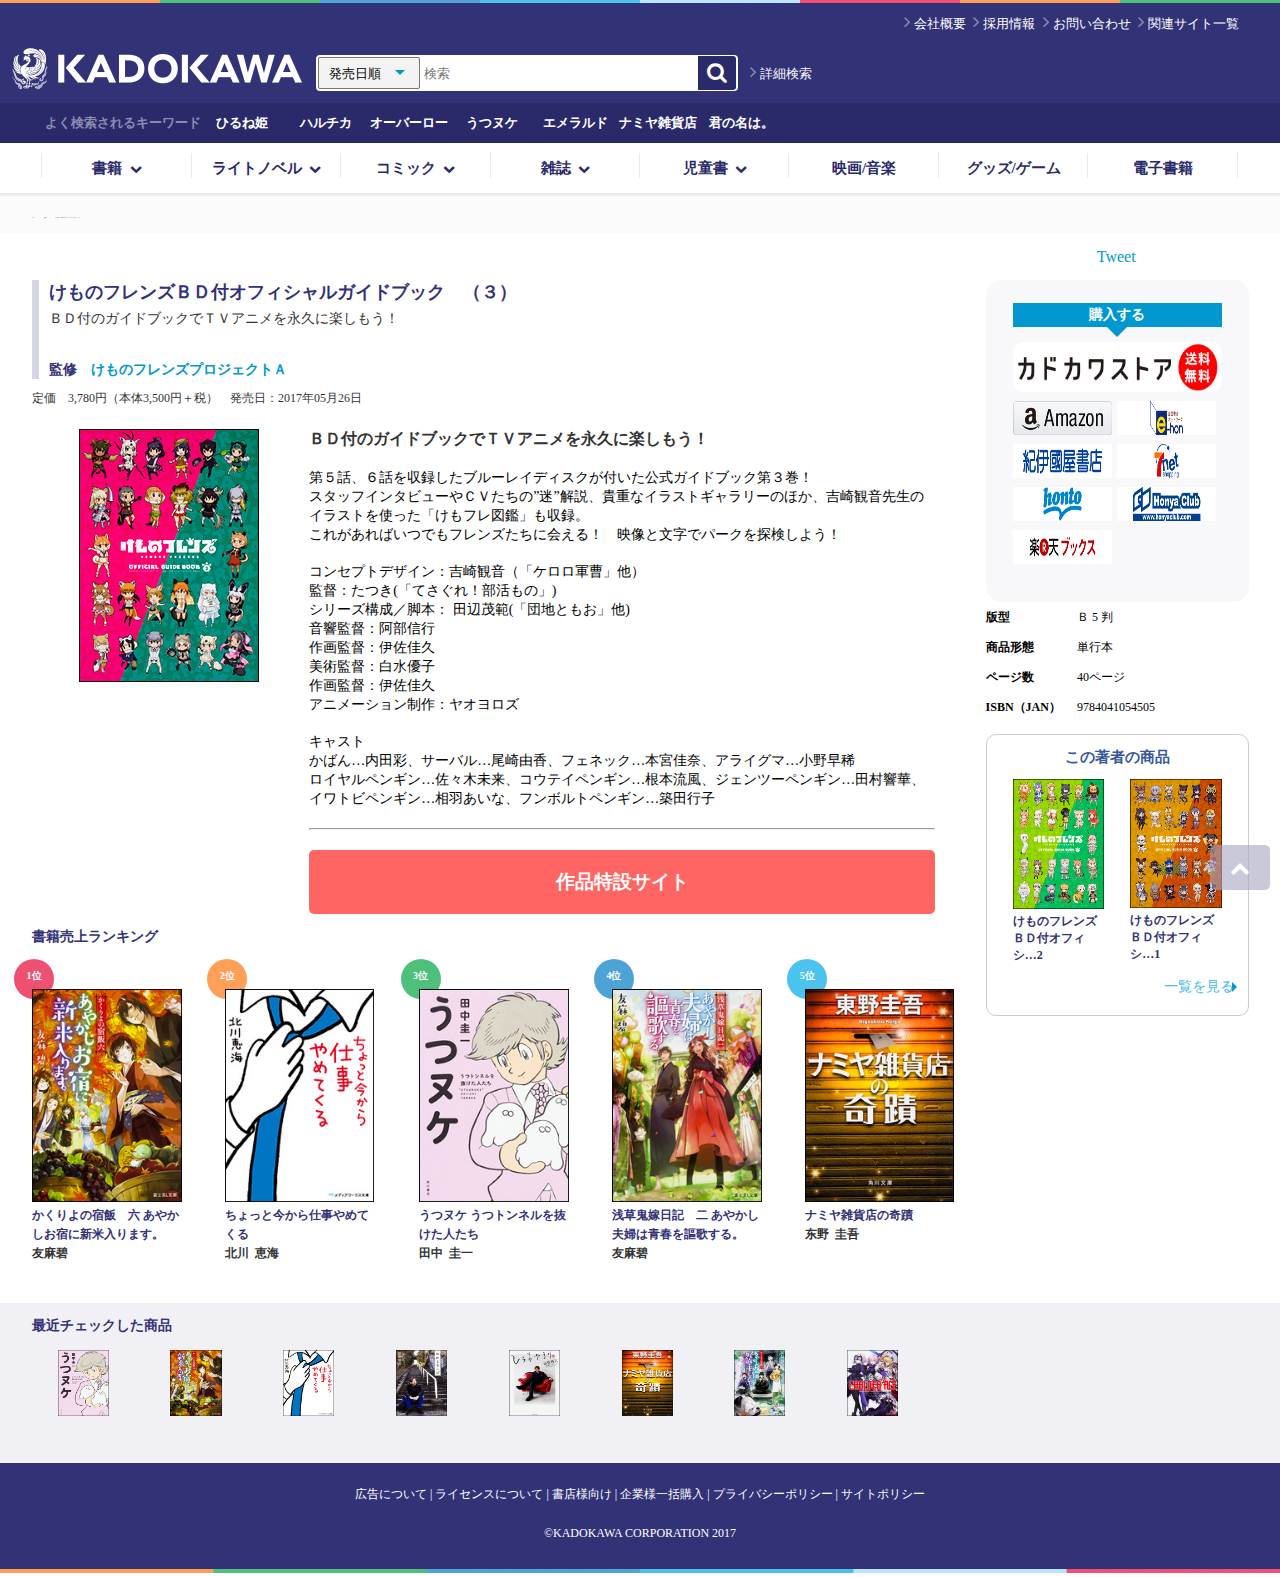
<file: html/bookintro-2.html>
<!DOCTYPE html>
<html lang="en">
<head>
    <meta charset="UTF-8">
    <title>けものフレンズＢＤ付オフィシャルガイドブック</title>
    <meta name="author" content="KADOKAWA CORPORATION">
    <meta name="description" content="株式会社KADOKAWAオフィシャルサイト｜映画/音楽">
    <meta name="keywords" content="株式会社KADOKAWAオフィシャルサイト,映画/アニメ/ドラマ,歌ってみたの本,角川書店アニメーション,角川映画（今後の発売タイトルリスト）,角川映画,CLUSTER SOUNDS,GOON TRAX,CD＆DLでーた,FABTONE RECORDS,メディアファクトリーアニソン,メディアファクトリーアニメ,メディアファクトリー実写・ドラマ,RADTONE MUSIC">
    <link rel="shortcut icon" href="../image/logo.ico">
    <title>カテゴリ-映画/音楽 | KADOKAWA</title>
    <meta name="viewport" content="width=device-width, initial-scale=1.0, maximum-scale=1">
    <link rel="stylesheet" type="text/css" href="../css/bookintroduce-2.css">
    <link rel="stylesheet" href="../lib/font-awesome/css/font-awesome.min.css">
    <link rel='stylesheet' type='text/css' href='../css/head.css'>
    <link rel="stylesheet" type="text/css" href="../css/pagetop.css">

</head>
<body>
<div class="ui-head-topcolor"></div>
    <div class="ui-head-outline">
        <div class="ui-head-firstline">
            <i class="fa fa-angle-right anstyle"></i><a href="groupintro.html">会社概要</a>
            <i class="fa fa-angle-right anstyle"></i><a href="http://ir.kadokawa.co.jp/recruit/" target="_blank fonstyle">採用情報</a>
            <i class="fa fa-angle-right anstyle"></i><a href="http://www.kadokawa.co.jp/support/">お問い合わせ</a>
            <i class="fa fa-angle-right anstyle"></i><a href="http://www.kadokawa.co.jp/similarsites/">関連サイト一覧</a>
        </div>
        <div class="ui-head-secondline">
            <a href="index.html"><img src="../image/head-logo.png" class="picstyle"></a>
            <div class="ui-head-search-out">
                <form action="search-result.html" id="pcHeaderSearchForm">
                    <div class="ui-head-search">
                        <span class="ui-head-search-area">
                            <select class="ui-head-search-order" name="sort">
                                <option value="0">発売日順　　</option>
                                <option value="1">関連度順　</option>
                            </select>
                            <b></b>
                            <input type="search" name="kw" class="ui-head-search-input" placeholder="検索" maxlength="50">
                        </span>
                        <button type="button" class="fa fa-search fa-lg" id="searchstyle" style="cursor:pointer"></button>
                    </div>
                </form>
                <a class="btn-head-search" href="search.html"><i class="fa fa-angle-right anstyle"></i>詳細検索</a>
            </div>
        </div>
        <div class="ui-head-thirdline">
            <span class="ui-head-thirdline-font1">よく検索されるキーワード</span>
            <a href="http://www.kadokawa.co.jp/product/search/?kw=%E3%81%B2%E3%82%8B%E3%81%AD%E5%A7%AB" class="ui-head-thirdline-block">ひるね姫</a>
            <a href="/pr/b2/haruchika/" class="ui-head-thirdline-block">ハルチカ</a>
            <a href="http://www.kadokawa.co.jp/product/search/?kw=%E3%82%AA%E3%83%BC%E3%83%90%E3%83%BC%E3%83%AD%E3%83%BC%E3%83%89" class="ui-head-thirdline-block">オーバーロード</a>
            <a href="/product/321507000404/" class="ui-head-thirdline-block">うつヌケ</a><a href="/product/search/?kw=%E3%82%A8%E3%83%A1%E3%83%A9%E3%83%AB%E3%83%89&mgenre=23" class="ui-head-thirdline-block">エメラルド</a>
            <a href="/product/search/?kw=ナミヤ雑貨店" class="ui-head-thirdline-block">ナミヤ雑貨店</a>
            <a href="/product/search/?kw=%E5%90%9B%E3%81%AE%E5%90%8D%E3%81%AF%E3%80%82" class="ui-head-thirdline-block">君の名は。</a>
        </div>
    </div>

    <nav class="ui-head-contents">
        <ul id="block"></ul>
        <ul id="head-contents-sub">
            <div class="shuline"></div>
            <li><a href="#" class="drop" id="drop1">書籍<i class="fa fa-chevron-down contstyle"></i></a></li>
            <div class="shuline"></div>
            <li><a href="#" class="drop" id="drop2">ライトノベル<i class="fa fa-chevron-down contstyle"></i></a></li>
            <div class="shuline"></div>
            <li><a href="#" class="drop" id="drop3">コミック<i class="fa fa-chevron-down contstyle"></i></a></li>
            <div class="shuline"></div>
            <li><a href="#" class="drop" id="drop4">雑誌<i class="fa fa-chevron-down contstyle"></i></a></li>
            <div class="shuline"></div>
            <li><a href="#" class="drop" id="drop5">児童書<i class="fa fa-chevron-down contstyle"></i></a></li>
            <div class="shuline"></div>
            <li><a href="movie.html" class="drop" id="drop6">映画/音楽</a></li>
            <div class="shuline"></div>
            <li><a href="http://www.kadokawa.co.jp/category/goodsgame/" class="drop">グッズ/ゲーム</a></li>
            <div class="shuline"></div>
            <li><a href="http://ebook.kadokawa.co.jp/" target="_blank" class="drop">電子書籍</a></li>
            <div class="shuline"></div>
        </ul>
        <ul id="block"></ul>
    </nav>
    <div class="ui-head-line"></div>

    <!--   button1目录 -->
    <div class="ui-drop">
        <div class="ui-drop-firstline">
            <a href="book_list.html" class="whitefont"><i class="fa fa-caret-right littletittle"></i> 書籍トップ</a>
        </div>
        <div class="grayline"></div>
        <div class="ui-drop-secondline">
            <div class="whitefont">新刊から探す</div>
            <div class="ui-drop-secondline-link">
                <ul style="list-style-type:none">
                    <li><i class="fa fa-chevron-right blu"></i> <a href="search-result.html"><span>新刊一覧</span></a></li>
                </ul>
            </div>
        </div>
        <div class="grayline"></div>
        <div class="ui-drop-thirdline">
            <div class="ui-drop-thirdline-title">
                <div class="whitefont">ジャンルから探す</div>
            </div>
            <div class="ui-drop-thirdline-link">
                <ul class="ui-drop-thirdline-link-line" style="list-style-type:none">
                    <li class="grayll"><i class="fa fa-chevron-right blu"></i> <a href="search-result.html"><span>小説・エッセイ</span></a></li>
                    <li class="grayll"><i class="fa fa-chevron-right  blu"></i> <a href="search-result.html"><span>コミックエッセイ</span></a></li>
                    <li class="grayll"><i class="fa fa-chevron-right  blu"></i> <a href="search-result.html"><span>ノンフィクション</span></a></li>
                    <li class="grayll"><i class="fa fa-chevron-right  blu"></i> <a href="search-result.html"><span>人文・社会・自然科学</span></a></li>
                    <li class="grayll"><i class="fa fa-chevron-right blu"></i> <a href="search-result.html"><span>ビジネス</span></a></li>
                    <li class="grayll"><i class="fa fa-chevron-right   blu"></i> <a href="search-result.html"><span>実用</span></a></li>
                    <li class="grayll"><i class="fa fa-chevron-right   blu"></i> <a href="search-result.html"><span>学習参考書</span></a></li
                        ><li class="grayll"><i class="fa fa-chevron-right  blu"></i> <a href="search-result.html"><span>学習書</span></a></li>
                        <li class="sss"><i class="fa fa-chevron-right   blu"></i> <a href="search-result.html"><span>趣味</span></a></li>
                        <li><i class="fa fa-chevron-right blu"></i> <a href="search-result.html"><span>イラスト集・写真集</span></a></li>
                        <li><i class="fa fa-chevron-right  blu"></i> <a href="search-result.html"><span>図鑑・事典・辞書・語学</span></a></li>
                        <li><i class="fa fa-chevron-right  blu"></i> <a href="search-result.html"><span>全集</span></a></li>
                    </ul>
                </div>
            </div>
            <div class="grayline"></div>
            <div class="ui-drop-forthline">
                <div class="ui-drop-forthline-title">
                    <div class="whitefont">レーベルから探す</div>
                </div>
                <div class="ui-drop-forthline-link">
                    <ul class="ui-drop-thirdline-link-line mi" style="list-style-type:none">
                        <li><a href="search-result.html">角川ソフィア文庫</a></li>
                        <li><a href="search-result.html">角川文庫</a></li>
                        <li><a href="search-result.html">角川文庫（海外）</a></li>
                        <li><a href="search-result.html">角川ホラー文庫</a></li>
                        <li><a href="search-result.html">角川文庫キャラクター文芸</a></li>
                        <li><a href="search-result.html">角川新書</a></li>
                        <li><a href="search-result.html">角川選書</a></li>
                        <li><a href="search-result.html">新人物文庫</a></li>
                        <li><a href="search-result.html">中経の文庫</a></li>
                        <li><a href="search-result.html">年賀状</a></li>
                        <li><a href="search-result.html">富士見L文庫</a></li>
                        <li><a href="search-result.html">富士見新時代小説文庫</a></li>
                        <li><a href="search-result.html">幽ブックス</a></li>
                        <li><a href="search-result.html">MF文庫ダ・ヴィンチ</a></li>
                        <li><a href="search-result.html">TECHGIAN STYLE</a></li>
                        <li><a href="search-result.html">ダ・ヴィンチブックス</a></li>
                        <li><a href="search-result.html">メディアワークス文庫</a></li>
                    </ul>
                </div>
            </div>
        </div>

        <!--  2butto目录 -->
        <div class="ui-drop2">
            <div class="ui-drop-firstline">
                <a href="book_list.html" class="whitefont"><i class="fa fa-caret-right littletittle"></i> ライトノベルトップ</a>
            </div>
            <div class="grayline"></div>
            <div class="ui-drop-secondline">
                <div class="whitefont">新刊から探す</div>
                <div class="ui-drop-secondline-link">
                    <ul style="list-style-type:none">
                        <li><i class="fa fa-chevron-right blu"></i> <a href="search-result.html"><span>新刊一覧</span></a></li>
                    </ul>
                </div>
            </div>
            <div class="grayline"></div>
            <div class="ui-drop2-thirdline">
                <div class="ui-drop2-thirdline-title">
                    <div class="whitefont">ジャンルから探す</div>
                </div>
                <div class="ui-drop2-thirdline-link">
                    <ul class="ui-drop2-thirdline-link-line" style="list-style-type:none">
                        <li><i class="fa fa-chevron-right blu"></i> <a href="search-result.html"><span>青年ライトノベル</span></a></li>
                        <li><i class="fa fa-chevron-right  blu"></i> <a href="search-result.html"><span>女性ライトノベル</span></a></li>
                        <li><i class="fa fa-chevron-right  blu"></i> <a href="search-result.html"><span>BL</span></a></li>
                        <li><i class="fa fa-chevron-right  blu"></i> <a href="search-result.html"><span>TL</span></a></li>
                    </ul>
                </div>
            </div>
            <div class="grayline"></div>
            <div class="ui-drop-forthline">
                <div class="ui-drop-forthline-title">
                    <div class="whitefont">レーベルから探す</div>
                </div>
                <div class="ui-drop-forthline-link">
                    <ul class="ui-drop-thirdline-link-line mi" style="list-style-type:none">
                        <li><a href="search-result.html">角川スニーカー文庫</a></li>
                        <li><a href="search-result.html">角川ビーンズ文庫</a></li>
                        <li><a href="search-result.html">角川ルビー文庫</a></li>
                        <li><a href="search-result.html">電撃ゲーム文庫</a></li>
                        <li><a href="search-result.html">電撃文庫</a></li>
                        <li><a href="search-result.html">富士見ドラゴンブック</a></li>
                        <li><a href="search-result.html">富士見ファンタジア文庫</a></li>
                        <li><a href="search-result.html">魔法のiらんど</a></li>
                        <li><a href="search-result.html">魔法のiらんど文庫</a></li>
                        <li><a href="search-result.html">B-PRINCE文庫</a></li>
                        <li><a href="search-result.html">KCG文庫</a></li>
                        <li><a href="search-result.html">MFブックス</a></li>
                        <li><a href="search-result.html">MF文庫J</a></li>
                        <li><a href="search-result.html">NOVEL 0</a></li>
                        <li><a href="search-result.html">カドカワBOOKS</a></li>
                        <li><a href="search-result.html">ジュエル文庫</a></li>
                        <li><a href="search-result.html">ビーズログ文庫</a></li>
                        <li><a href="search-result.html">ビーズログ文庫アリス</a></li>
                        <li><a href="search-result.html">ファミ通文庫</a></li>
                        <li><a href="search-result.html">フルール文庫　ルージュライン</a></li>
                    </ul>
                </div>
            </div>
        </div>

        <!-- 3button目录 -->
        <div class="ui-drop3">
            <div class="ui-drop-firstline">
                <a href="book_list.html" class="whitefont"><i class="fa fa-caret-right littletittle"></i> コミックトップ</a>
            </div>
            <div class="grayline"></div>
            <div class="ui-drop-secondline">
                <div class="whitefont">新刊から探す</div>
                <div class="ui-drop-secondline-link">
                    <ul style="list-style-type:none">
                        <li><i class="fa fa-chevron-right blu"></i> <a href="search-result.html"><span>新刊一覧</span></a></li>
                    </ul>
                </div>
            </div>
            <div class="grayline"></div>
            <div class="ui-drop-thirdline">
                <div class="ui-drop-thirdline-title">
                    <div class="whitefont">ジャンルから探す</div>
                </div>
                <div class="ui-drop3-thirdline-link">
                    <ul class="ui-drop3-thirdline-link-line" style="list-style-type:none">
                        <li class="grayll"><i class="fa fa-chevron-right blu"></i> <a href="search-result.html"><span>少年コミック</span></a></li>
                        <li class="grayll"><i class="fa fa-chevron-right  blu"></i> <a href="search-result.html"><span>少女コミック</span></a></li>
                        <li class="grayll"><i class="fa fa-chevron-right  blu"></i> <a href="search-result.html"><span>青年コミック</span></a></li>
                        <li class="grayll"><i class="fa fa-chevron-right  blu"></i> <a href="search-result.html"><span>女性コミック</span></a></li>
                        <li><i class="fa fa-chevron-right  blu"></i> <a href="search-result.html"><span>BLコミック</span></a></li>
                    </ul>
                </div>
            </div>
            <div class="grayline"></div>
            <div class="ui-drop3-forthline">
                <div class="ui-drop3-forthline-title">
                    <div class="whitefont">レーベルから探す</div>
                </div>
                <div class="ui-drop3-forthline-link">
                    <ul class="ui-drop-thirdline-link-line mi" style="list-style-type:none">
                        <li><a href="search-result.html">角川コミックス・エース</a></li>
                        <li><a href="search-result.html">角川コミックス・エースエクストラ</a></li>
                        <li><a href="search-result.html">電撃コミックス</a></li>
                        <li><a href="search-result.html">電撃コミックスEX</a></li>
                        <li><a href="search-result.html">電撃コミックスNEXT</a></li>
                        <li><a href="search-result.html">電撃ジャパンコミックス</a></li>
                        <li><a href="search-result.html">魔法のiらんどコミックス</a></li>
                        <li><a href="search-result.html">B's-LOG COMICS</a></li>
                        <li><a href="search-result.html">B's-LOVELY COMICS</a></li>
                        <li><a href="search-result.html">CVSコミックス</a></li>
                        <li><a href="search-result.html">MCコミックス</a></li>
                        <li><a href="search-result.html">MFC キューンシリーズ</a></li>
                        <li><a href="search-result.html">MFC ジーンピクシブシリーズ</a></li>
                        <li><a href="search-result.html">MFコミックス</a></li>
                        <li><a href="search-result.html">MFコミックス アライブシリーズ</a></li>
                        <li><a href="search-result.html">MFコミックス ジーンシリーズ</a></li>
                        <li><a href="search-result.html">MFコミックス フラッパーシリーズ</a></li>
                        <li><a href="search-result.html">あすかコミックス</a></li>
                        <li><a href="search-result.html">あすかコミックスCL-DX</a></li>
                        <li><a href="search-result.html">あすかコミックスDX</a></li>
                        <li><a href="search-result.html">シルフコミックス</a></li>
                        <li><a href="search-result.html">ドラゴンコミックスエイジ</a></li>
                        <li><a href="search-result.html">ビームコミックス</a></li>
                        <li><a href="search-result.html1">ファミ通クリアコミックス</a></li>
                        <li><a href="search-result.html">フルールコミックス</a></li>
                        <li><a href="search-result.html">ニュータイプ100%コミックス</a></li>
                    </ul>
                </div>
            </div>
        </div>

        <!-- 4button目录 -->
        <div class="ui-drop4">
            <div class="ui-drop-firstline">
                <a href="book_list.html" class="whitefont"><i class="fa fa-caret-right littletittle"></i> 雑誌トップ</a>
            </div>
            <div class="grayline"></div>
            <div class="ui-drop-secondline">
                <div class="whitefont">新刊から探す</div>
                <div class="ui-drop-secondline-link">
                    <ul style="list-style-type:none">
                        <li><i class="fa fa-chevron-right blu"></i> <a href="search-result.html"><span>新刊一覧</span></a></li>
                    </ul>
                </div>
            </div>
            <div class="grayline"></div>
            <div class="ui-drop3-thirdline">
                <div class="ui-drop4-thirdline-title">
                    <div class="whitefont">ジャンルから探す</div>
                </div>
                <div class="ui-drop3-thirdline-link">
                    <ul class="ui-drop3-thirdline-link-line" style="list-style-type:none">
                        <li class="grayll"><i class="fa fa-chevron-right blu"></i> <a href="search-result.html"><span>情報誌</span></a></li>
                        <li class="grayll"><i class="fa fa-chevron-right  blu"></i> <a href="search-result.html"><span>実用誌</span></a></li>
                        <li class="grayll"><i class="fa fa-chevron-right  blu"></i> <a href="search-result.html"><span>男性コミック誌</span></a></li>
                        <li class="grayll"><i class="fa fa-chevron-right  blu"></i> <a href="search-result.html"><span>女性コミック誌</span></a></li>
                        <li><i class="fa fa-chevron-right  blu"></i> <a href="search-result.html"><span>ゲーム誌</span></a></li>
                        <li><i class="fa fa-chevron-right  blu"></i> <a href="search-result.html"><span>児童誌</span></a></li>
                        <li><i class="fa fa-chevron-right  blu"></i> <a href="search-result.html"><span>文芸誌</span></a></li>
                        <li><i class="fa fa-chevron-right  blu"></i> <a href="search-result.html"><span>教育誌・その他</span></a></li>
                    </ul>
                </div>
            </div>
            <div class="grayline"></div>
            <div class="ui-drop4-forthline">
                <div class="ui-drop4-forthline-title">
                    <div class="whitefont">レーベルから探す</div>
                </div>
                <div class="ui-drop4-forthline-link">
                    <ul class="ui-drop-thirdline-link-line mi" style="list-style-type:none">
                        <li><a href="search-result.html">3分クッキング</a></li>
                        <li><a href="search-result.html">B's-LOG</a></li>
                        <li><a href="search-result.html">CD&DLでーた</a></li>
                        <li><a href="search-result.html">CIEL</a></li>
                        <li><a href="search-result.html">DENGEKI Girl'sStyle</a></li><li><a href="search-result.html">DVD＆ブルーレイでーた</a></li>
                        <li><a href="search-result.html">Mei</a></li>
                        <li><a href="search-result.html">spoon.</a></li>
                        <li><a href="search-result.html">TECH GIAN</a></li>
                        <li><a href="search-result.html">VOICE Newtype</a></li>
                        <li><a href="search-result.html">ウォーカームック</a></li>
                        <li><a href="search-result.html">ラーメンウォーカー</a></li>
                        <li><a href="search-result.html">横浜ウォーカー</a></li>
                        <li><a href="search-result.html">関西ウォーカー</a></li>
                        <li><a href="search-result.html">九州ウォーカー</a></li>
                        <li><a href="search-result.html">東海ウォーカー</a></li>
                        <li><a href="search-result.html">東京ウォーカー</a></li>
                        <li><a href="search-result.html">福岡ウォーカー</a></li>
                        <li><a href="search-result.html">北海道ウォーカー</a></li>
                        <li><a href="search-result.html">エンタミクス</a></li>
                        <li><a href="search-result.html">ガンダムエース</a></li>
                        <li><a href="search-result.html">キャラぱふぇ</a></li>
                        <li><a href="search-result.html">コンプティーク</a></li>
                        <li><a href="search-result.html">ザテレビジョン</a></li>
                        <li><a href="search-result.html">月刊ザテレビジョン</a></li>
                        <li><a href="search-result.html">サラブレ</a></li>
                        <li><a href="search-result.html">ダ・ヴィンチ</a></li>
                        <li><a href="search-result.html">てれびげーむマガジン</a></li>
                        <li><a href="search-result.html">ドラゴンマガジン</a></li>
                        <li><a href="search-result.html">ハルタ</a></li>
                        <li><a href="search-result.html">ぴこぷり</a></li>
                        <li><a href="search-result.html">ヤングエース</a></li>
                        <li><a href="search-result.html">レタスクラブ</a></li>
                        <li><a href="search-result.html">レタスクラブMOOK</a></li>
                        <li><a href="search-result.html">歌ってみたの本</a></li>
                        <li><a href="search-result.html">花時間</a></li>
                        <li><a href="search-result.html">月刊ASUKA</a></li>
                        <li><a href="search-result.html">月刊コミックアライブ</a></li>
                        <li><a href="search-result.html">月刊コミックキューン</a></li>
                        <li><a href="search-result.html">月刊コミックジーン</a></li>
                        <li><a href="search-result.html">月刊コミックビーム</a></li>
                        <li><a href="search-result.html">月刊コミックフラッパー</a></li>
                        <li><a href="search-result.html">月刊コミック電撃大王</a></li>
                        <li><a href="search-result.html">月刊コンプエース</a></li>
                        <li><a href="search-result.html">月刊ニュータイプ</a></li>
                        <li><a href="search-result.html">月刊ブシロード</a></li>
                        <li><a href="search-result.html">月刊少年エース</a></li>
                        <li><a href="search-result.html">月刊星ナビ</a></li>
                        <li><a href="search-result.html">週刊ファミ通</a></li>
                        <li><a href="search-result.html">小説 野性時代</a></li>
                        <li><a href="search-result.html">短歌</a></li>
                        <li><a href="search-result.html1">電撃G's magazine</a></li>
                        <li><a href="search-result.html">電撃G'sコミック</a></li>
                        <li><a href="search-result.html">電撃Nintendo</a></li>
                        <li><a href="search-result.html">電撃PlayStation</a></li>
                        <li><a href="search-result.html">電撃文庫MAGAZINE</a></li>
                        <li><a href="search-result.html">コミック電撃だいおうじ</a></li>
                        <li><a href="search-result.html">電撃マオウ</a></li>
                        <li><a href="search-result.html">電撃萌王</a></li>
                        <li><a href="search-result.html">娘TYPE</a></li>
                        <li><a href="search-result.html">俳句</a></li>
                        <li><a href="search-result.html">別冊カドカワ</a></li>
                        <li><a href="search-result.html">本の旅人</a></li>
                        <li><a href="search-result.html">毎日が発見</a></li>
                        <li><a href="search-result.html">幽</a></li>
                        <li><a href="search-result.html">歴史読本</a></li>

                    </ul>
                </div>
            </div>
        </div>

        <!-- 5butto目录 -->
        <div class="ui-drop5">
            <div class="ui-drop-firstline">
                <a href="book_list.html" class="whitefont"><i class="fa fa-caret-right littletittle"></i> 児童書トップ</a>
            </div>
            <div class="grayline"></div>
            <div class="ui-drop-secondline">
                <div class="whitefont">新刊から探す</div>
                <div class="ui-drop-secondline-link">
                    <ul style="list-style-type:none">
                        <li><i class="fa fa-chevron-right blu"></i> <a href="search-result.html"><span>新刊一覧</span></a></li>
                    </ul>
                </div>
            </div>
            <div class="grayline"></div>
            <div class="ui-drop3-thirdline">
                <div class="ui-drop4-thirdline-title">
                    <div class="whitefont">ジャンルから探す</div>
                </div>
                <div class="ui-drop3-thirdline-link">
                  <ul class="ui-drop3-thirdline-link-line" style="list-style-type:none">
                    <li class="grayll"><i class="fa fa-chevron-right blu"></i> <a href="search-result.html"><span>絵本</span></a></li>
                    <li class="grayll"><i class="fa fa-chevron-right  blu"></i> <a href="search-result.html"><span>読み物</span></a></li>
                    <li class="grayll"><i class="fa fa-chevron-right  blu"></i> <a href="search-result.html"><span>図鑑・辞典</span></a></li>
                    <li class="grayll"><i class="fa fa-chevron-right  blu"></i> <a href="search-result.html"><span>英語の本＆絵本・学習</span></a></li>
                    <li><i class="fa fa-chevron-right  blu"></i> <a href="search-result.html"><span>まんが学習書</span></a></li>
                    <li><i class="fa fa-chevron-right blu"></i> <a href="search-result.html"><span>ムック・趣味</span></a></li>
                    <li><i class="fa fa-chevron-right   blu"></i> <a href="search-result.html"><span>ゲーム</span></a></li>
                    <li><i class="fa fa-chevron-right   blu"></i> <a href="search-result.html"><span>知育</span></a></li>
                </ul>
            </div>
        </div>
        <div class="grayline"></div>
        <div class="ui-drop5-forthline">
            <div class="ui-drop5-forthline-title">
                <div class="whitefont">レーベルから探す</div>
            </div>
            <div class="ui-drop5-forthline-link">
                <ul class="ui-drop-thirdline-link-line mi" style="list-style-type:none">
                    <li><a href="search-result.html">角川つばさ文庫</a></li><li><a href="search-result.html">角川まんが学習シリーズ</a></li><li><a href="search-result.html">海外児童書</a></li>
                </ul>
            </div>
        </div>
    </div>

    <div class="ui-head">
        <span class="ui-head-word"><a href="search-result.html" target="_blank" class="ui-link">書籍&nbsp&nbsp</a></span>
        <span class="ui-head-word2">></span>
        <span class="ui-head-word1"><a href="search-result.html" target="_blank" class="ui-link">&nbsp&nbsp趣味&nbsp&nbsp</a></span>
        <span class="ui-head-word2">></span>
        <span class="ui-head-word3">&nbsp&nbspけものフレンズＢＤ付オフィシャルガイドブック　（３）</span>
    </div>
    <div class="ui-tweet">Tweet</div>
    <div class="ui-right">
        <div class="ui-right-top">
            <div class="ui-right-top-buy">購入する</div>
            <div class="ui-right-top-triangle"></div>
            <img src="../image/bookintro-kawastore.gif" alt="" class="ui-img1">
            <a href="http://www.amazon.com"><img src="../image/bookintro-amazon.jpg" alt="" class="ui-img2"></a>
            <div class="ui-right-top-img"><img src="../image/bookintro-hon.jpg" alt="" class="ui-img3"></div>
            <img src="../image/bookintro-kino.jpg" alt="" class="ui-img2">
            <div class="ui-right-top-img"><img src="../image/bookintro-sevennet.jpg" alt="" class="ui-img3"></div>
            <img src="../image/bookintro-honto.jpg" alt="" class="ui-img2">
            <div class="ui-right-top-img"><img src="../image/bookintro-honya.jpg" alt="" class="ui-img3"></div>
            <img src="../image/bookintro-raku.jpg" alt="" class="ui-img2">
        </div>
        <div class="ui-right-mid">
            <div class="ui-right-mid-msg">版型<br>商品形態<br>ページ数<br>ISBN（JAN）</div>
            <div class="ui-right-mid-no">Ｂ 5 判<br>単行本<br>40ページ<br>9784041054505</div>
        </div>
        <div class="ui-right-sub">
            <div class="ui-right-sub-tit">この著者の商品</div>
            <div class="ui-right-sub-book">
              <a href="bookintro-4.html"><img src="../image/bookintro-1st.jpg" alt="" id="ui-right-img"></a>けものフレンズＢＤ付オフィシ…2
            </div>
            <div class="ui-right-sub-book">
                <img src="../image/bookintro-2nd.jpg" alt="" id="ui-right-img">けものフレンズＢＤ付オフィシ…1
            </div>
            <div class="ui-right-sub-link"><a href="search-result.html"><span class="ui-right-word2">一覧を見る </span></a>
            <div class="ui-right-sub-arrow"></div>
            </div>
        </div>
    </div>
    <div class="ui-intro">
        <span class="ui-intro-word4">けものフレンズＢＤ付オフィシャルガイドブック　（３）</span><br/>
        <span class="ui-intro-word5">ＢＤ付のガイドブックでＴＶアニメを永久に楽しもう！</span>
        <br/><br />
        <span class="ui-intro-word6">監修</span>
        <span class="ui-intro-word7">けものフレンズプロジェクトＡ</span>
    </div>
    <div class="ui-price">
        <span class="ui-price-word">定価&nbsp&nbsp&nbsp&nbsp3,780円（本体3,500円＋税）&nbsp&nbsp&nbsp&nbsp発売日：2017年05月26日
        </span>
    </div>
    <div class="ui-main">
        <div class="ui-main-pic">
            <img src="../image/bookintro-tb1.jpg" alt="" >
        </div>
        <div class="ui-main-intro">
        <div class="ui-main-intro-top">
            <span class="ui-word">ＢＤ付のガイドブックでＴＶアニメを永久に楽しもう！</span><br><br>
            <span class="ui-word1">第５話、６話を収録したブルーレイディスクが付いた公式ガイドブック第３巻！</span><br>
            <span class="ui-word1">スタッフインタビューやＣＶたちの”迷”解説、貴重なイラストギャラリーのほか、吉崎観音先生のイラストを使った「けもフレ図鑑」も収録。</span>
            <br>
            <span class="ui-word1">これがあればいつでもフレンズたちに会える！　映像と文字でパークを探検しよう！</span><br><br>
            <span class="ui-word1">コンセプトデザイン：吉崎観音（「ケロロ軍曹」他）</span><br>
            <span class="ui-word1">監督：たつき(「てさぐれ！部活もの」)</span><br>
            <span class="ui-word1">シリーズ構成／脚本： 田辺茂範(「団地ともお」他)</span><br>
            <span class="ui-word1">音響監督：阿部信行</span><br>
            <span class="ui-word1">作画監督：伊佐佳久</span><br>
            <span class="ui-word1">美術監督：白水優子</span><br>
            <span class="ui-word1">作画監督：伊佐佳久</span><br>
            <span class="ui-word1">アニメーション制作：ヤオヨロズ</span><br><br>
            <span class="ui-word1">キャスト</span><br>
            <span class="ui-word1">かばん…内田彩、サーバル…尾崎由香、フェネック…本宮佳奈、アライグマ…小野早稀</span><br>
            <span class="ui-word1">ロイヤルペンギン…佐々木未来、コウテイペンギン…根本流風、ジェンツーペンギン…田村響華、イワトビペンギン…相羽あいな、フンボルトペンギン…築田行子</span><br>
            <hr>
        </div>
        <div class="ui-main-intro-button"><a href="../html/special.html" target="_blank" class="ui-link2"><h3>作品特設サイト </h3>
        </a></div>
        <div class="ui-main-intro-right">
        </div>
        </div>
    </div>
    <div class="ui-subtitle">書籍売上ランキング</div>
    <div class="ui-sub">
        <div class="ui-sub-rank">
            <div class="ui-sub-rank-circle"><span class="ui-sub-word1">1位</span></div>
            <a href="bookintro-4.html"><img src="../image/bookintro-1.jpg" alt="" class="ui-sub-rank-img"></a>
            <div class="ui-sub-rank-intro">かくりよの宿飯　六 あやかしお宿に新米入ります。<br>
            <span class="ui-sub-word">友麻碧</span></div>
        </div>
        <div class="ui-sub-rank">
            <div class="ui-sub-rank-circle1"><span class="ui-sub-word1">2位</span></div>
            <a href="bookintro-3.html"><img src="../image/bookintro-2.jpg" alt="" class="ui-sub-rank-img"></a>
            <div class="ui-sub-rank-intro">ちょっと今から仕事やめてくる<br>
            <span class="ui-sub-word">北川&nbsp&nbsp恵海</span></div>
        </div>
        <div class="ui-sub-rank">
            <div class="ui-sub-rank-circle2"><span class="ui-sub-word1">3位</span></div>
            <a href="bookintro-2.html"><img src="../image/bookintro-3.jpg" alt="" class="ui-sub-rank-img"></a>
            <div class="ui-sub-rank-intro">うつヌケ うつトンネルを抜けた人たち<br>
            <span class="ui-sub-word">田中&nbsp&nbsp圭一</span></div>
        </div>
        <div class="ui-sub-rank">
            <div class="ui-sub-rank-circle3"><span class="ui-sub-word1">4位</span></div>
            <a href="bookintro-4.html"><img src="../image/bookintro-4.jpg" alt="" class="ui-sub-rank-img"></a>
            <div class="ui-sub-rank-intro">浅草鬼嫁日記　二 あやかし夫婦は青春を謳歌する。<br>
            <span class="ui-sub-word">友麻碧</span></div>
        </div>
        <div class="ui-sub-rank">
            <div class="ui-sub-rank-circle4"><span class="ui-sub-word1">5位</span></div>
            <a href="bookintro-2.html"><img src="../image/bookintro-5.jpg" alt="" class="ui-sub-rank-img"></a>
            <div class="ui-sub-rank-intro">ナミヤ雑貨店の奇蹟<br>
            <span class="ui-sub-word">东野&nbsp&nbsp圭吾</span></div>
        </div>
    </div>
    <div class="ui-last">
        <div class="ui-subtitle">最近チェックした商品</div>
        <div class="ui-last-img">
            <img src="../image/bookintro-3.jpg" alt="" class="ui-last-img-pic"></a>
            <img src="../image/bookintro-1.jpg" alt="" class="ui-last-img-pic">
            <img src="../image/bookintro-2.jpg" alt="" class="ui-last-img-pic">
            <a href="bookintroduce.html"><img src="../image/bookintro-book.jpg" alt="" class="ui-last-img-pic"></a>
            <img src="../image/bookintro-book2.jpg" alt="" class="ui-last-img-pic">
            <img src="../image/bookintro-5.jpg" alt="" class="ui-last-img-pic">
            <img src="../image/bookintro-7.jpg" alt="" class="ui-last-img-pic">
            <img src="../image/bookintro-6.jpg" alt="" class="ui-last-img-pic">
        </div>
    </div>
    <div class="pagetop">
        <i class="fa fa-chevron-up"></i>
    </div>
    <object style="" type="text/x-scriptlet" data="../html/bottom.html" width=100% height=110 class="bottom">
    </object>
</body>
</html>
<script type="text/javascript" src="../lib/jquery.js"></script>
<script type="text/javascript" src="../js/head.js"></script>
<script type="text/javascript" src="../lib/bootstrap/js/bootstrap.js"></script>
<script type="text/javascript" src="../lib/jquery.js"></script>
<script src="../js/pagetop.js"></script>
</file>
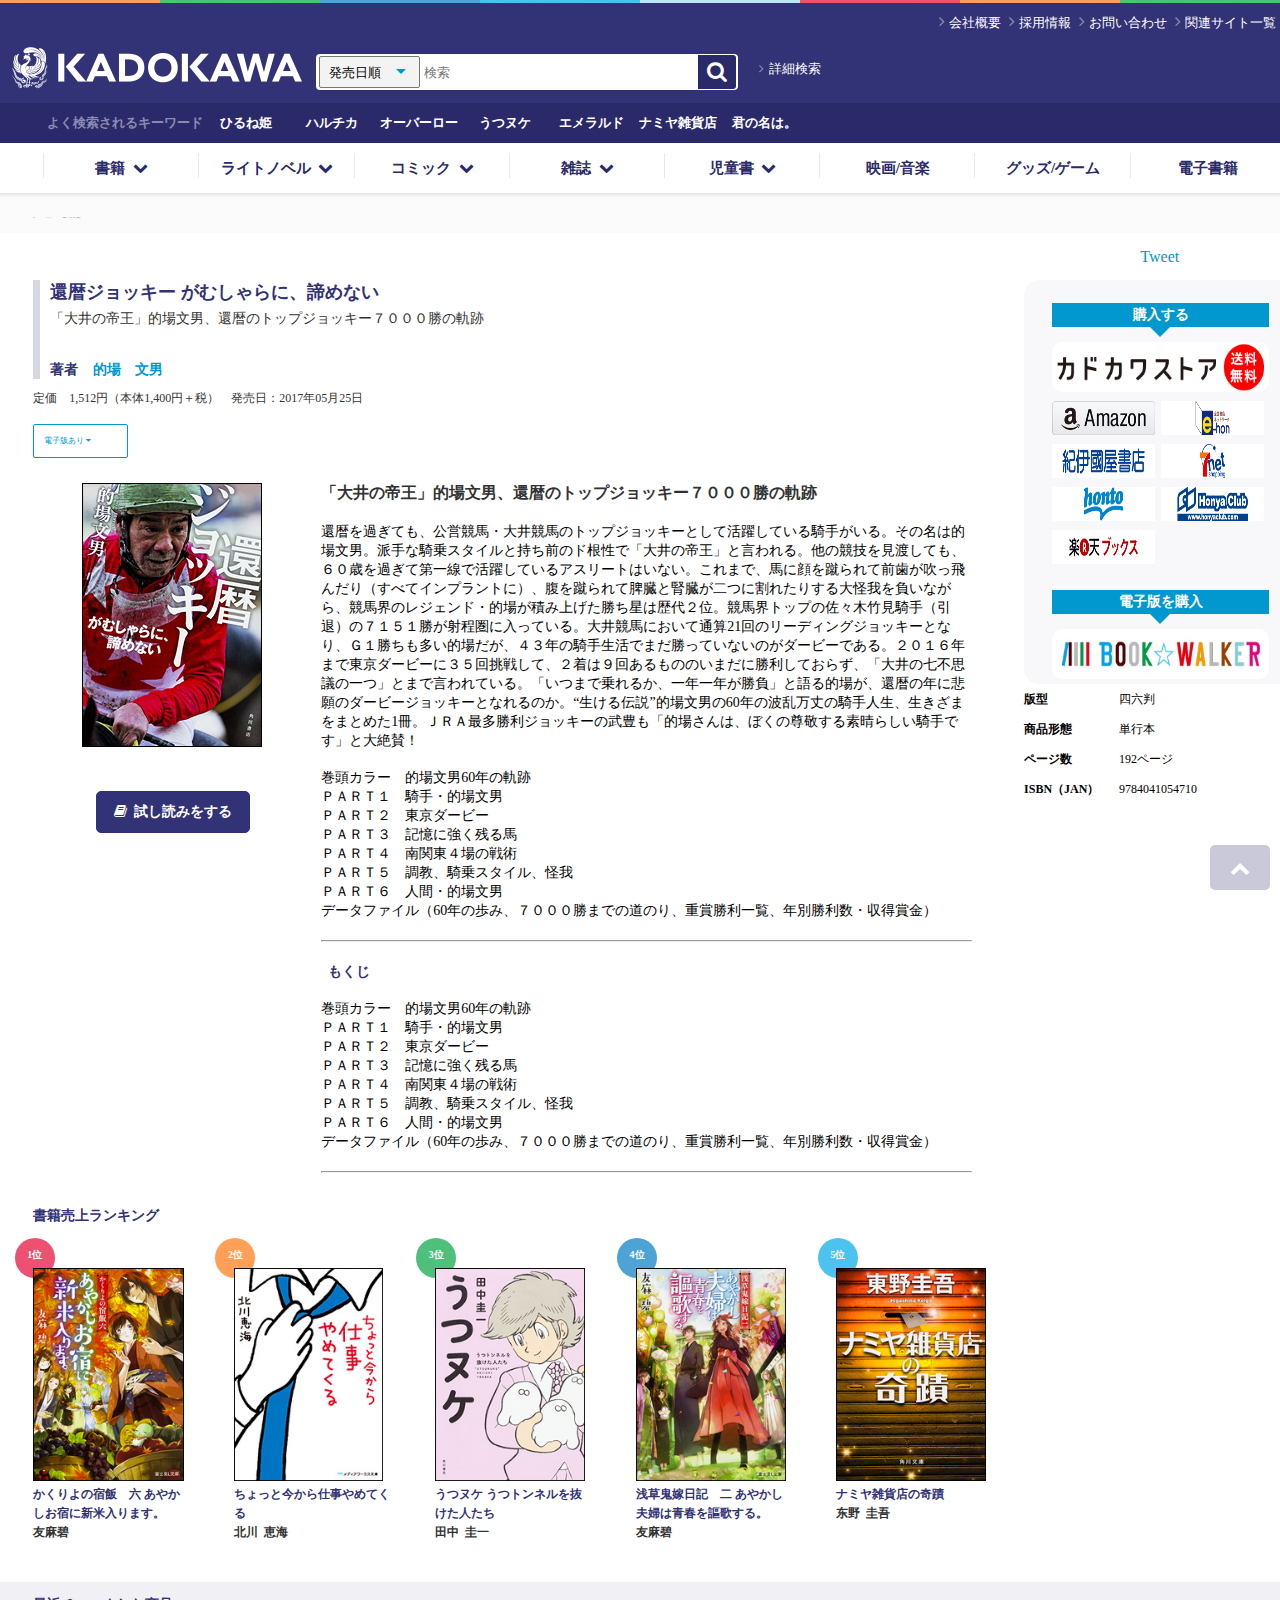
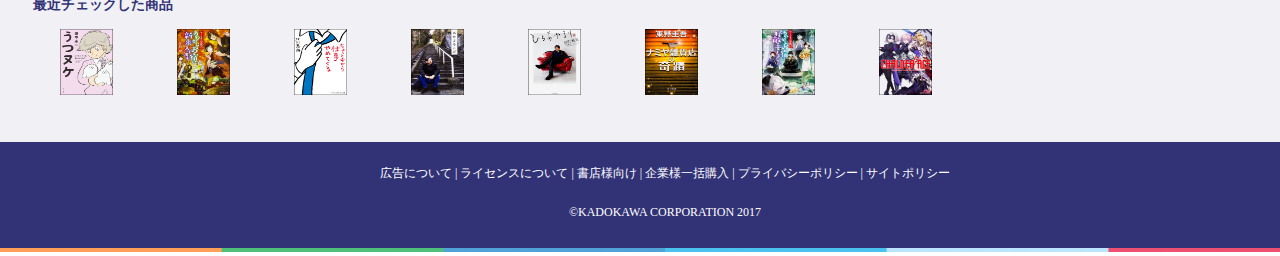
<file: html/bookintro-3.html>
<!DOCTYPE html>
<html lang="en">
<head>
    <meta charset="UTF-8">
    <title>還暦ジョッキー がむしゃらに、諦めない</title>
    <meta http-equiv="Content-Type" content="text/html; charset=UTF-8">
    <meta name="author" content="KADOKAWA CORPORATION">
    <meta name="description" content="株式会社KADOKAWAオフィシャルサイト｜映画/音楽">
    <meta name="keywords" content="株式会社KADOKAWAオフィシャルサイト,映画/アニメ/ドラマ,歌ってみたの本,角川書店アニメーション,角川映画（今後の発売タイトルリスト）,角川映画,CLUSTER SOUNDS,GOON TRAX,CD＆DLでーた,FABTONE RECORDS,メディアファクトリーアニソン,メディアファクトリーアニメ,メディアファクトリー実写・ドラマ,RADTONE MUSIC">
    <link rel="shortcut icon" href="../image/logo.ico">
    <title>カテゴリ-映画/音楽 | KADOKAWA</title>
    <meta name="viewport" content="width=device-width, initial-scale=1.0, maximum-scale=1">
    <meta http-equiv="X-UA-Compatible" content="IE=edge">
    <link rel='stylesheet' type='text/css' href='../css/head.css'>
    <link rel="stylesheet" type="text/css" href="../css/bookintroduce-3.css">
    <link rel="stylesheet" href="../lib/font-awesome/css/font-awesome.min.css">
    <link rel="stylesheet" type="text/css" href="../css/pagetop.css">
</head>
<body>
    <div class="ui-head-topcolor"></div>
    <div class="ui-head-outline">
        <div class="ui-head-firstline">
            <i class="fa fa-angle-right anstyle"></i><a href="groupintro.html">会社概要</a>
            <i class="fa fa-angle-right anstyle"></i><a href="http://ir.kadokawa.co.jp/recruit/" target="_blank fonstyle">採用情報</a>
            <i class="fa fa-angle-right anstyle"></i><a href="http://www.kadokawa.co.jp/support/">お問い合わせ</a>
            <i class="fa fa-angle-right anstyle"></i><a href="http://www.kadokawa.co.jp/similarsites/">関連サイト一覧</a>
        </div>
        <div class="ui-head-secondline">
            <a href="index.html"><img src="../image/head-logo.png" class="picstyle"></a>
            <div class="ui-head-search-out">
                <form action="search-result.html" id="pcHeaderSearchForm">
                    <div class="ui-head-search">
                        <span class="ui-head-search-area">
                            <select class="ui-head-search-order" name="sort">
                                <option value="0">発売日順　　</option>
                                <option value="1">関連度順　</option>
                            </select>
                            <b></b>
                            <input type="search" name="kw" class="ui-head-search-input" placeholder="検索" maxlength="50">
                        </span>
                        <button type="button" class="fa fa-search fa-lg" id="searchstyle" style="cursor:pointer"></button>
                    </div>
                </form>
                <a class="btn-head-search" href="search.html"><i class="fa fa-angle-right anstyle"></i>詳細検索</a>
            </div>
        </div>
        <div class="ui-head-thirdline">
            <span class="ui-head-thirdline-font1">よく検索されるキーワード</span>
            <a href="http://www.kadokawa.co.jp/product/search/?kw=%E3%81%B2%E3%82%8B%E3%81%AD%E5%A7%AB" class="ui-head-thirdline-block">ひるね姫</a>
            <a href="/pr/b2/haruchika/" class="ui-head-thirdline-block">ハルチカ</a>
            <a href="http://www.kadokawa.co.jp/product/search/?kw=%E3%82%AA%E3%83%BC%E3%83%90%E3%83%BC%E3%83%AD%E3%83%BC%E3%83%89" class="ui-head-thirdline-block">オーバーロード</a>
            <a href="/product/321507000404/" class="ui-head-thirdline-block">うつヌケ</a><a href="/product/search/?kw=%E3%82%A8%E3%83%A1%E3%83%A9%E3%83%AB%E3%83%89&mgenre=23" class="ui-head-thirdline-block">エメラルド</a>
            <a href="/product/search/?kw=ナミヤ雑貨店" class="ui-head-thirdline-block">ナミヤ雑貨店</a>
            <a href="/product/search/?kw=%E5%90%9B%E3%81%AE%E5%90%8D%E3%81%AF%E3%80%82" class="ui-head-thirdline-block">君の名は。</a>
        </div>
    </div>

    <nav class="ui-head-contents">
        <ul id="block"></ul>
        <ul id="head-contents-sub">
            <div class="shuline"></div>
            <li><a href="#" class="drop" id="drop1">書籍<i class="fa fa-chevron-down contstyle"></i></a></li>
            <div class="shuline"></div>
            <li><a href="#" class="drop" id="drop2">ライトノベル<i class="fa fa-chevron-down contstyle"></i></a></li>
            <div class="shuline"></div>
            <li><a href="#" class="drop" id="drop3">コミック<i class="fa fa-chevron-down contstyle"></i></a></li>
            <div class="shuline"></div>
            <li><a href="#" class="drop" id="drop4">雑誌<i class="fa fa-chevron-down contstyle"></i></a></li>
            <div class="shuline"></div>
            <li><a href="#" class="drop" id="drop5">児童書<i class="fa fa-chevron-down contstyle"></i></a></li>
            <div class="shuline"></div>
            <li><a href="movie.html" class="drop" id="drop6">映画/音楽</a></li>
            <div class="shuline"></div>
            <li><a href="http://www.kadokawa.co.jp/category/goodsgame/" class="drop">グッズ/ゲーム</a></li>
            <div class="shuline"></div>
            <li><a href="http://ebook.kadokawa.co.jp/" target="_blank" class="drop">電子書籍</a></li>
            <div class="shuline"></div>
        </ul>
        <ul id="block"></ul>
    </nav>
    <div class="ui-head-line"></div>

    <!--   button1目录 -->
    <div class="ui-drop">
        <div class="ui-drop-firstline">
            <a href="book_list.html" class="whitefont"><i class="fa fa-caret-right littletittle"></i> 書籍トップ</a>
        </div>
        <div class="grayline"></div>
        <div class="ui-drop-secondline">
            <div class="whitefont">新刊から探す</div>
            <div class="ui-drop-secondline-link">
                <ul style="list-style-type:none">
                    <li><i class="fa fa-chevron-right blu"></i> <a href="search-result.html"><span>新刊一覧</span></a></li>
                </ul>
            </div>
        </div>
        <div class="grayline"></div>
        <div class="ui-drop-thirdline">
            <div class="ui-drop-thirdline-title">
                <div class="whitefont">ジャンルから探す</div>
            </div>
            <div class="ui-drop-thirdline-link">
                <ul class="ui-drop-thirdline-link-line" style="list-style-type:none">
                    <li class="grayll"><i class="fa fa-chevron-right blu"></i> <a href="search-result.html"><span>小説・エッセイ</span></a></li>
                    <li class="grayll"><i class="fa fa-chevron-right  blu"></i> <a href="search-result.html"><span>コミックエッセイ</span></a></li>
                    <li class="grayll"><i class="fa fa-chevron-right  blu"></i> <a href="search-result.html"><span>ノンフィクション</span></a></li>
                    <li class="grayll"><i class="fa fa-chevron-right  blu"></i> <a href="search-result.html"><span>人文・社会・自然科学</span></a></li>
                    <li class="grayll"><i class="fa fa-chevron-right blu"></i> <a href="search-result.html"><span>ビジネス</span></a></li>
                    <li class="grayll"><i class="fa fa-chevron-right   blu"></i> <a href="search-result.html"><span>実用</span></a></li>
                    <li class="grayll"><i class="fa fa-chevron-right   blu"></i> <a href="search-result.html"><span>学習参考書</span></a></li
                        ><li class="grayll"><i class="fa fa-chevron-right  blu"></i> <a href="search-result.html"><span>学習書</span></a></li>
                        <li class="sss"><i class="fa fa-chevron-right   blu"></i> <a href="search-result.html"><span>趣味</span></a></li>
                        <li><i class="fa fa-chevron-right blu"></i> <a href="search-result.html"><span>イラスト集・写真集</span></a></li>
                        <li><i class="fa fa-chevron-right  blu"></i> <a href="search-result.html"><span>図鑑・事典・辞書・語学</span></a></li>
                        <li><i class="fa fa-chevron-right  blu"></i> <a href="search-result.html"><span>全集</span></a></li>
                    </ul>
                </div>
            </div>
            <div class="grayline"></div>
            <div class="ui-drop-forthline">
                <div class="ui-drop-forthline-title">
                    <div class="whitefont">レーベルから探す</div>
                </div>
                <div class="ui-drop-forthline-link">
                    <ul class="ui-drop-thirdline-link-line mi" style="list-style-type:none">
                        <li><a href="search-result.html">角川ソフィア文庫</a></li>
                        <li><a href="search-result.html">角川文庫</a></li>
                        <li><a href="search-result.html">角川文庫（海外）</a></li>
                        <li><a href="search-result.html">角川ホラー文庫</a></li>
                        <li><a href="search-result.html">角川文庫キャラクター文芸</a></li>
                        <li><a href="search-result.html">角川新書</a></li>
                        <li><a href="search-result.html">角川選書</a></li>
                        <li><a href="search-result.html">新人物文庫</a></li>
                        <li><a href="search-result.html">中経の文庫</a></li>
                        <li><a href="search-result.html">年賀状</a></li>
                        <li><a href="search-result.html">富士見L文庫</a></li>
                        <li><a href="search-result.html">富士見新時代小説文庫</a></li>
                        <li><a href="search-result.html">幽ブックス</a></li>
                        <li><a href="search-result.html">MF文庫ダ・ヴィンチ</a></li>
                        <li><a href="search-result.html">TECHGIAN STYLE</a></li>
                        <li><a href="search-result.html">ダ・ヴィンチブックス</a></li>
                        <li><a href="search-result.html">メディアワークス文庫</a></li>
                    </ul>
                </div>
            </div>
        </div>

        <!--  2butto目录 -->
        <div class="ui-drop2">
            <div class="ui-drop-firstline">
                <a href="book_list.html" class="whitefont"><i class="fa fa-caret-right littletittle"></i> ライトノベルトップ</a>
            </div>
            <div class="grayline"></div>
            <div class="ui-drop-secondline">
                <div class="whitefont">新刊から探す</div>
                <div class="ui-drop-secondline-link">
                    <ul style="list-style-type:none">
                        <li><i class="fa fa-chevron-right blu"></i> <a href="search-result.html"><span>新刊一覧</span></a></li>
                    </ul>
                </div>
            </div>
            <div class="grayline"></div>
            <div class="ui-drop2-thirdline">
                <div class="ui-drop2-thirdline-title">
                    <div class="whitefont">ジャンルから探す</div>
                </div>
                <div class="ui-drop2-thirdline-link">
                    <ul class="ui-drop2-thirdline-link-line" style="list-style-type:none">
                        <li><i class="fa fa-chevron-right blu"></i> <a href="search-result.html"><span>青年ライトノベル</span></a></li>
                        <li><i class="fa fa-chevron-right  blu"></i> <a href="search-result.html"><span>女性ライトノベル</span></a></li>
                        <li><i class="fa fa-chevron-right  blu"></i> <a href="search-result.html"><span>BL</span></a></li>
                        <li><i class="fa fa-chevron-right  blu"></i> <a href="search-result.html"><span>TL</span></a></li>
                    </ul>
                </div>
            </div>
            <div class="grayline"></div>
            <div class="ui-drop-forthline">
                <div class="ui-drop-forthline-title">
                    <div class="whitefont">レーベルから探す</div>
                </div>
                <div class="ui-drop-forthline-link">
                    <ul class="ui-drop-thirdline-link-line mi" style="list-style-type:none">
                        <li><a href="search-result.html">角川スニーカー文庫</a></li>
                        <li><a href="search-result.html">角川ビーンズ文庫</a></li>
                        <li><a href="search-result.html">角川ルビー文庫</a></li>
                        <li><a href="search-result.html">電撃ゲーム文庫</a></li>
                        <li><a href="search-result.html">電撃文庫</a></li>
                        <li><a href="search-result.html">富士見ドラゴンブック</a></li>
                        <li><a href="search-result.html">富士見ファンタジア文庫</a></li>
                        <li><a href="search-result.html">魔法のiらんど</a></li>
                        <li><a href="search-result.html">魔法のiらんど文庫</a></li>
                        <li><a href="search-result.html">B-PRINCE文庫</a></li>
                        <li><a href="search-result.html">KCG文庫</a></li>
                        <li><a href="search-result.html">MFブックス</a></li>
                        <li><a href="search-result.html">MF文庫J</a></li>
                        <li><a href="search-result.html">NOVEL 0</a></li>
                        <li><a href="search-result.html">カドカワBOOKS</a></li>
                        <li><a href="search-result.html">ジュエル文庫</a></li>
                        <li><a href="search-result.html">ビーズログ文庫</a></li>
                        <li><a href="search-result.html">ビーズログ文庫アリス</a></li>
                        <li><a href="search-result.html">ファミ通文庫</a></li>
                        <li><a href="search-result.html">フルール文庫　ルージュライン</a></li>
                    </ul>
                </div>
            </div>
        </div>

        <!-- 3button目录 -->
        <div class="ui-drop3">
            <div class="ui-drop-firstline">
                <a href="book_list.html" class="whitefont"><i class="fa fa-caret-right littletittle"></i> コミックトップ</a>
            </div>
            <div class="grayline"></div>
            <div class="ui-drop-secondline">
                <div class="whitefont">新刊から探す</div>
                <div class="ui-drop-secondline-link">
                    <ul style="list-style-type:none">
                        <li><i class="fa fa-chevron-right blu"></i> <a href="search-result.html"><span>新刊一覧</span></a></li>
                    </ul>
                </div>
            </div>
            <div class="grayline"></div>
            <div class="ui-drop-thirdline">
                <div class="ui-drop-thirdline-title">
                    <div class="whitefont">ジャンルから探す</div>
                </div>
                <div class="ui-drop3-thirdline-link">
                    <ul class="ui-drop3-thirdline-link-line" style="list-style-type:none">
                        <li class="grayll"><i class="fa fa-chevron-right blu"></i> <a href="search-result.html"><span>少年コミック</span></a></li>
                        <li class="grayll"><i class="fa fa-chevron-right  blu"></i> <a href="search-result.html"><span>少女コミック</span></a></li>
                        <li class="grayll"><i class="fa fa-chevron-right  blu"></i> <a href="search-result.html"><span>青年コミック</span></a></li>
                        <li class="grayll"><i class="fa fa-chevron-right  blu"></i> <a href="search-result.html"><span>女性コミック</span></a></li>
                        <li><i class="fa fa-chevron-right  blu"></i> <a href="search-result.html"><span>BLコミック</span></a></li>
                    </ul>
                </div>
            </div>
            <div class="grayline"></div>
            <div class="ui-drop3-forthline">
                <div class="ui-drop3-forthline-title">
                    <div class="whitefont">レーベルから探す</div>
                </div>
                <div class="ui-drop3-forthline-link">
                    <ul class="ui-drop-thirdline-link-line mi" style="list-style-type:none">
                        <li><a href="search-result.html">角川コミックス・エース</a></li>
                        <li><a href="search-result.html">角川コミックス・エースエクストラ</a></li>
                        <li><a href="search-result.html">電撃コミックス</a></li>
                        <li><a href="search-result.html">電撃コミックスEX</a></li>
                        <li><a href="search-result.html">電撃コミックスNEXT</a></li>
                        <li><a href="search-result.html">電撃ジャパンコミックス</a></li>
                        <li><a href="search-result.html">魔法のiらんどコミックス</a></li>
                        <li><a href="search-result.html">B's-LOG COMICS</a></li>
                        <li><a href="search-result.html">B's-LOVELY COMICS</a></li>
                        <li><a href="search-result.html">CVSコミックス</a></li>
                        <li><a href="search-result.html">MCコミックス</a></li>
                        <li><a href="search-result.html">MFC キューンシリーズ</a></li>
                        <li><a href="search-result.html">MFC ジーンピクシブシリーズ</a></li>
                        <li><a href="search-result.html">MFコミックス</a></li>
                        <li><a href="search-result.html">MFコミックス アライブシリーズ</a></li>
                        <li><a href="search-result.html">MFコミックス ジーンシリーズ</a></li>
                        <li><a href="search-result.html">MFコミックス フラッパーシリーズ</a></li>
                        <li><a href="search-result.html">あすかコミックス</a></li>
                        <li><a href="search-result.html">あすかコミックスCL-DX</a></li>
                        <li><a href="search-result.html">あすかコミックスDX</a></li>
                        <li><a href="search-result.html">シルフコミックス</a></li>
                        <li><a href="search-result.html">ドラゴンコミックスエイジ</a></li>
                        <li><a href="search-result.html">ビームコミックス</a></li>
                        <li><a href="search-result.html1">ファミ通クリアコミックス</a></li>
                        <li><a href="search-result.html">フルールコミックス</a></li>
                        <li><a href="search-result.html">ニュータイプ100%コミックス</a></li>
                    </ul>
                </div>
            </div>
        </div>

        <!-- 4button目录 -->
        <div class="ui-drop4">
            <div class="ui-drop-firstline">
                <a href="book_list.html" class="whitefont"><i class="fa fa-caret-right littletittle"></i> 雑誌トップ</a>
            </div>
            <div class="grayline"></div>
            <div class="ui-drop-secondline">
                <div class="whitefont">新刊から探す</div>
                <div class="ui-drop-secondline-link">
                    <ul style="list-style-type:none">
                        <li><i class="fa fa-chevron-right blu"></i> <a href="search-result.html"><span>新刊一覧</span></a></li>
                    </ul>
                </div>
            </div>
            <div class="grayline"></div>
            <div class="ui-drop3-thirdline">
                <div class="ui-drop4-thirdline-title">
                    <div class="whitefont">ジャンルから探す</div>
                </div>
                <div class="ui-drop3-thirdline-link">
                    <ul class="ui-drop3-thirdline-link-line" style="list-style-type:none">
                        <li class="grayll"><i class="fa fa-chevron-right blu"></i> <a href="search-result.html"><span>情報誌</span></a></li>
                        <li class="grayll"><i class="fa fa-chevron-right  blu"></i> <a href="search-result.html"><span>実用誌</span></a></li>
                        <li class="grayll"><i class="fa fa-chevron-right  blu"></i> <a href="search-result.html"><span>男性コミック誌</span></a></li>
                        <li class="grayll"><i class="fa fa-chevron-right  blu"></i> <a href="search-result.html"><span>女性コミック誌</span></a></li>
                        <li><i class="fa fa-chevron-right  blu"></i> <a href="search-result.html"><span>ゲーム誌</span></a></li>
                        <li><i class="fa fa-chevron-right  blu"></i> <a href="search-result.html"><span>児童誌</span></a></li>
                        <li><i class="fa fa-chevron-right  blu"></i> <a href="search-result.html"><span>文芸誌</span></a></li>
                        <li><i class="fa fa-chevron-right  blu"></i> <a href="search-result.html"><span>教育誌・その他</span></a></li>
                    </ul>
                </div>
            </div>
            <div class="grayline"></div>
            <div class="ui-drop4-forthline">
                <div class="ui-drop4-forthline-title">
                    <div class="whitefont">レーベルから探す</div>
                </div>
                <div class="ui-drop4-forthline-link">
                    <ul class="ui-drop-thirdline-link-line mi" style="list-style-type:none">
                        <li><a href="search-result.html">3分クッキング</a></li>
                        <li><a href="search-result.html">B's-LOG</a></li>
                        <li><a href="search-result.html">CD&DLでーた</a></li>
                        <li><a href="search-result.html">CIEL</a></li>
                        <li><a href="search-result.html">DENGEKI Girl'sStyle</a></li><li><a href="search-result.html">DVD＆ブルーレイでーた</a></li>
                        <li><a href="search-result.html">Mei</a></li>
                        <li><a href="search-result.html">spoon.</a></li>
                        <li><a href="search-result.html">TECH GIAN</a></li>
                        <li><a href="search-result.html">VOICE Newtype</a></li>
                        <li><a href="search-result.html">ウォーカームック</a></li>
                        <li><a href="search-result.html">ラーメンウォーカー</a></li>
                        <li><a href="search-result.html">横浜ウォーカー</a></li>
                        <li><a href="search-result.html">関西ウォーカー</a></li>
                        <li><a href="search-result.html">九州ウォーカー</a></li>
                        <li><a href="search-result.html">東海ウォーカー</a></li>
                        <li><a href="search-result.html">東京ウォーカー</a></li>
                        <li><a href="search-result.html">福岡ウォーカー</a></li>
                        <li><a href="search-result.html">北海道ウォーカー</a></li>
                        <li><a href="search-result.html">エンタミクス</a></li>
                        <li><a href="search-result.html">ガンダムエース</a></li>
                        <li><a href="search-result.html">キャラぱふぇ</a></li>
                        <li><a href="search-result.html">コンプティーク</a></li>
                        <li><a href="search-result.html">ザテレビジョン</a></li>
                        <li><a href="search-result.html">月刊ザテレビジョン</a></li>
                        <li><a href="search-result.html">サラブレ</a></li>
                        <li><a href="search-result.html">ダ・ヴィンチ</a></li>
                        <li><a href="search-result.html">てれびげーむマガジン</a></li>
                        <li><a href="search-result.html">ドラゴンマガジン</a></li>
                        <li><a href="search-result.html">ハルタ</a></li>
                        <li><a href="search-result.html">ぴこぷり</a></li>
                        <li><a href="search-result.html">ヤングエース</a></li>
                        <li><a href="search-result.html">レタスクラブ</a></li>
                        <li><a href="search-result.html">レタスクラブMOOK</a></li>
                        <li><a href="search-result.html">歌ってみたの本</a></li>
                        <li><a href="search-result.html">花時間</a></li>
                        <li><a href="search-result.html">月刊ASUKA</a></li>
                        <li><a href="search-result.html">月刊コミックアライブ</a></li>
                        <li><a href="search-result.html">月刊コミックキューン</a></li>
                        <li><a href="search-result.html">月刊コミックジーン</a></li>
                        <li><a href="search-result.html">月刊コミックビーム</a></li>
                        <li><a href="search-result.html">月刊コミックフラッパー</a></li>
                        <li><a href="search-result.html">月刊コミック電撃大王</a></li>
                        <li><a href="search-result.html">月刊コンプエース</a></li>
                        <li><a href="search-result.html">月刊ニュータイプ</a></li>
                        <li><a href="search-result.html">月刊ブシロード</a></li>
                        <li><a href="search-result.html">月刊少年エース</a></li>
                        <li><a href="search-result.html">月刊星ナビ</a></li>
                        <li><a href="search-result.html">週刊ファミ通</a></li>
                        <li><a href="search-result.html">小説 野性時代</a></li>
                        <li><a href="search-result.html">短歌</a></li>
                        <li><a href="search-result.html1">電撃G's magazine</a></li>
                        <li><a href="search-result.html">電撃G'sコミック</a></li>
                        <li><a href="search-result.html">電撃Nintendo</a></li>
                        <li><a href="search-result.html">電撃PlayStation</a></li>
                        <li><a href="search-result.html">電撃文庫MAGAZINE</a></li>
                        <li><a href="search-result.html">コミック電撃だいおうじ</a></li>
                        <li><a href="search-result.html">電撃マオウ</a></li>
                        <li><a href="search-result.html">電撃萌王</a></li>
                        <li><a href="search-result.html">娘TYPE</a></li>
                        <li><a href="search-result.html">俳句</a></li>
                        <li><a href="search-result.html">別冊カドカワ</a></li>
                        <li><a href="search-result.html">本の旅人</a></li>
                        <li><a href="search-result.html">毎日が発見</a></li>
                        <li><a href="search-result.html">幽</a></li>
                        <li><a href="search-result.html">歴史読本</a></li>

                    </ul>
                </div>
            </div>
        </div>

        <!-- 5butto目录 -->
        <div class="ui-drop5">
            <div class="ui-drop-firstline">
                <a href="book_list.html" class="whitefont"><i class="fa fa-caret-right littletittle"></i> 児童書トップ</a>
            </div>
            <div class="grayline"></div>
            <div class="ui-drop-secondline">
                <div class="whitefont">新刊から探す</div>
                <div class="ui-drop-secondline-link">
                    <ul style="list-style-type:none">
                        <li><i class="fa fa-chevron-right blu"></i> <a href="search-result.html"><span>新刊一覧</span></a></li>
                    </ul>
                </div>
            </div>
            <div class="grayline"></div>
            <div class="ui-drop3-thirdline">
                <div class="ui-drop4-thirdline-title">
                    <div class="whitefont">ジャンルから探す</div>
                </div>
                <div class="ui-drop3-thirdline-link">
                  <ul class="ui-drop3-thirdline-link-line" style="list-style-type:none">
                    <li class="grayll"><i class="fa fa-chevron-right blu"></i> <a href="search-result.html"><span>絵本</span></a></li>
                    <li class="grayll"><i class="fa fa-chevron-right  blu"></i> <a href="search-result.html"><span>読み物</span></a></li>
                    <li class="grayll"><i class="fa fa-chevron-right  blu"></i> <a href="search-result.html"><span>図鑑・辞典</span></a></li>
                    <li class="grayll"><i class="fa fa-chevron-right  blu"></i> <a href="search-result.html"><span>英語の本＆絵本・学習</span></a></li>
                    <li><i class="fa fa-chevron-right  blu"></i> <a href="search-result.html"><span>まんが学習書</span></a></li>
                    <li><i class="fa fa-chevron-right blu"></i> <a href="search-result.html"><span>ムック・趣味</span></a></li>
                    <li><i class="fa fa-chevron-right   blu"></i> <a href="search-result.html"><span>ゲーム</span></a></li>
                    <li><i class="fa fa-chevron-right   blu"></i> <a href="search-result.html"><span>知育</span></a></li>
                </ul>
            </div>
        </div>
        <div class="grayline"></div>
        <div class="ui-drop5-forthline">
            <div class="ui-drop5-forthline-title">
                <div class="whitefont">レーベルから探す</div>
            </div>
            <div class="ui-drop5-forthline-link">
                <ul class="ui-drop-thirdline-link-line mi" style="list-style-type:none">
                    <li><a href="search-result.html">角川つばさ文庫</a></li><li><a href="search-result.html">角川まんが学習シリーズ</a></li><li><a href="search-result.html">海外児童書</a></li>
                </ul>
            </div>
        </div>
    </div>
    <div class="ui-head">
        <span class="ui-head-word"><a href="search-result.html" target="_blank" class="ui-link">書籍&nbsp&nbsp</a></span>
        <span class="ui-head-word2">></span>
        <span class="ui-head-word1"><a href="search-result.html" target="_blank" class="ui-link">&nbsp&nbspノンフィクション &nbsp&nbsp</a></span>
        <span class="ui-head-word2">></span>
        <span class="ui-head-word3">&nbsp&nbsp還暦ジョッキー がむしゃらに、諦めない</span>
    </div>
    <div class="ui-tweet">Tweet</div>
    <div class="ui-right">
        <div class="ui-right-top">
            <div class="ui-right-top-buy">購入する</div>
            <div class="ui-right-top-triangle"></div>
            <img src="../image/bookintro-kawastore.gif" alt="" class="ui-img1">
            <a href="http://www.amazon.com"><img src="../image/bookintro-amazon.jpg" alt="" class="ui-img2"></a>
            <div class="ui-right-top-img"><img src="../image/bookintro-hon.jpg" alt="" class="ui-img3"></div>
            <img src="../image/bookintro-kino.jpg" alt="" class="ui-img2">
            <div class="ui-right-top-img"><img src="../image/bookintro-sevennet.jpg" alt="" class="ui-img3"></div>
            <img src="../image/bookintro-honto.jpg" alt="" class="ui-img2">
            <div class="ui-right-top-img"><img src="../image/bookintro-honya.jpg" alt="" class="ui-img3"></div>
            <img src="../image/bookintro-raku.jpg" alt="" class="ui-img2">
            <div class="ui-right-top-buy">電子版を購入</div>
            <div class="ui-right-top-triangle"></div>
            <img src="../image/bookintro-walker.jpg" alt="" class="ui-img1">
        </div>
        <div class="ui-right-mid">
            <div class="ui-right-mid-msg">版型<br>商品形態<br>ページ数<br>ISBN（JAN）</div>
            <div class="ui-right-mid-no">四六判<br>単行本<br>192ページ<br>9784041054710</div>
        </div>
    </div>
    <div class="ui-intro">
        <span class="ui-intro-word4">還暦ジョッキー がむしゃらに、諦めない</span><br/>
        <span class="ui-intro-word5">「大井の帝王」的場文男、還暦のトップジョッキー７０００勝の軌跡</span>
        <br/><br />
        <span class="ui-intro-word6">著者</span>
        <span class="ui-intro-word7">的場　文男</span>
    </div>
    <div class="ui-price">
        <span class="ui-price-word">定価&nbsp&nbsp&nbsp&nbsp1,512円（本体1,400円＋税）&nbsp&nbsp&nbsp&nbsp発売日：2017年05月25日
        </span>
    </div>
    <div class="ui-electric"><span class="ui-electric-word">電子版あり</span>
    <i class="fa fa-caret-down"></i></div></div>
    <div class="ui-main">
        <div class="ui-main-pic">
            <img src="../image/bookintro-tb2.jpg" alt="">
            <div class="ui-main-button"><i class="fa fa-book"></i><a href="http://www.baidu.com" target="_blank" class="ui-link2">試し読みをする</a></div>
        </div>
        <div class="ui-main-intro">
        <div class="ui-main-intro-top">
            <span class="ui-word">「大井の帝王」的場文男、還暦のトップジョッキー７０００勝の軌跡</span><br><br>
            <span class="ui-word1">還暦を過ぎても、公営競馬・大井競馬のトップジョッキーとして活躍している騎手がいる。その名は的場文男。派手な騎乗スタイルと持ち前のド根性で「大井の帝王」と言われる。他の競技を見渡しても、６０歳を過ぎて第一線で活躍しているアスリートはいない。これまで、馬に顔を蹴られて前歯が吹っ飛んだり（すべてインプラントに）、腹を蹴られて脾臓と腎臓が二つに割れたりする大怪我を負いながら、競馬界のレジェンド・的場が積み上げた勝ち星は歴代２位。競馬界トップの佐々木竹見騎手（引退）の７１５１勝が射程圏に入っている。大井競馬において通算21回のリーディングジョッキーとなり、Ｇ１勝ちも多い的場だが、４３年の騎手生活でまだ勝っていないのがダービーである。２０１６年まで東京ダービーに３５回挑戦して、２着は９回あるもののいまだに勝利しておらず、「大井の七不思議の一つ」とまで言われている。「いつまで乗れるか、一年一年が勝負」と語る的場が、還暦の年に悲願のダービージョッキーとなれるのか。“生ける伝説”的場文男の60年の波乱万丈の騎手人生、生きざまをまとめた1冊。ＪＲＡ最多勝利ジョッキーの武豊も「的場さんは、ぼくの尊敬する素晴らしい騎手です」と大絶賛！</span><br><br>
        </div>
        <div class="ui-main-intro-left">
            <span class="ui-word1">巻頭カラー　的場文男60年の軌跡</span><br>
            <span class="ui-word1">ＰＡＲＴ１　騎手・的場文男</span><br>
            <span class="ui-word1">ＰＡＲＴ２　東京ダービー</span><br>
            <span class="ui-word1">ＰＡＲＴ３　記憶に強く残る馬</span><br>
            <span class="ui-word1">ＰＡＲＴ４　南関東４場の戦術</span><br>
            <span class="ui-word1">ＰＡＲＴ５　調教、騎乗スタイル、怪我</span><br>
            <span class="ui-word1">ＰＡＲＴ６　人間・的場文男</span><br>
            <span class="ui-word1">データファイル（60年の歩み、７０００勝までの道のり、重賞勝利一覧、年別勝利数・収得賞金）</span><br>
            <hr>
        </div>

        <div class="ui-main-intro-left">
            <span class="ui-word2">もくじ</span><br><br>
            <span class="ui-word1">巻頭カラー　的場文男60年の軌跡</span><br>
            <span class="ui-word1">ＰＡＲＴ１　騎手・的場文男</span><br>
            <span class="ui-word1">ＰＡＲＴ２　東京ダービー</span><br>
            <span class="ui-word1">ＰＡＲＴ３　記憶に強く残る馬</span><br>
            <span class="ui-word1">ＰＡＲＴ４　南関東４場の戦術</span><br>
            <span class="ui-word1">ＰＡＲＴ５　調教、騎乗スタイル、怪我</span><br>
            <span class="ui-word1">ＰＡＲＴ６　人間・的場文男</span><br>
            <span class="ui-word1">データファイル（60年の歩み、７０００勝までの道のり、重賞勝利一覧、年別勝利数・収得賞金）</span><br>
            <hr>
        </div>

        </div>
    </div>
    <div class="ui-subtitle">書籍売上ランキング</div>
    <div class="ui-sub">
        <div class="ui-sub-rank">
            <div class="ui-sub-rank-circle"><span class="ui-sub-word1">1位</span></div>
            <a href="bookintro-4.html"><img src="../image/bookintro-1.jpg" alt="" class="ui-sub-rank-img"></a>
            <div class="ui-sub-rank-intro">かくりよの宿飯　六 あやかしお宿に新米入ります。<br>
            <span class="ui-sub-word">友麻碧</span></div>
        </div>
        <div class="ui-sub-rank">
            <div class="ui-sub-rank-circle1"><span class="ui-sub-word1">2位</span></div>
            <a href="bookintro-3.html"><img src="../image/bookintro-2.jpg" alt="" class="ui-sub-rank-img"></a>
            <div class="ui-sub-rank-intro">ちょっと今から仕事やめてくる<br>
            <span class="ui-sub-word">北川&nbsp&nbsp恵海</span></div>
        </div>
        <div class="ui-sub-rank">
            <div class="ui-sub-rank-circle2"><span class="ui-sub-word1">3位</span></div>
            <a href="bookintro-2.html"><img src="../image/bookintro-3.jpg" alt="" class="ui-sub-rank-img"></a>
            <div class="ui-sub-rank-intro">うつヌケ うつトンネルを抜けた人たち<br>
            <span class="ui-sub-word">田中&nbsp&nbsp圭一</span></div>
        </div>
        <div class="ui-sub-rank">
            <div class="ui-sub-rank-circle3"><span class="ui-sub-word1">4位</span></div>
            <a href="bookintro-3.html"><img src="../image/bookintro-4.jpg" alt="" class="ui-sub-rank-img"></a>
            <div class="ui-sub-rank-intro">浅草鬼嫁日記　二 あやかし夫婦は青春を謳歌する。<br>
            <span class="ui-sub-word">友麻碧</span></div>
        </div>
        <div class="ui-sub-rank">
            <div class="ui-sub-rank-circle4"><span class="ui-sub-word1">5位</span></div>
            <a href="bookintro-4.html"><img src="../image/bookintro-5.jpg" alt="" class="ui-sub-rank-img"></a>
            <div class="ui-sub-rank-intro">ナミヤ雑貨店の奇蹟<br>
            <span class="ui-sub-word">东野&nbsp&nbsp圭吾</span></div>
        </div>
    </div>
    <div class="ui-last">
        <div class="ui-subtitle">最近チェックした商品</div>
        <div class="ui-last-img">
            <img src="../image/bookintro-3.jpg" alt="" class="ui-last-img-pic">
            <img src="../image/bookintro-1.jpg" alt="" class="ui-last-img-pic">
            <img src="../image/bookintro-2.jpg" alt="" class="ui-last-img-pic">
            <a href="bookintroduce.html"><img src="../image/bookintro-book.jpg" alt="" class="ui-last-img-pic"></a>
            <img src="../image/bookintro-book2.jpg" alt="" class="ui-last-img-pic">
            <img src="../image/bookintro-5.jpg" alt="" class="ui-last-img-pic">
            <img src="../image/bookintro-7.jpg" alt="" class="ui-last-img-pic">
            <img src="../image/bookintro-6.jpg" alt="" class="ui-last-img-pic">
        </div>
    </div>
    <div class="pagetop">
        <i class="fa fa-chevron-up"></i>
    </div>
    <object style="" type="text/x-scriptlet" data="../html/bottom.html" width=100% height=110 class="bottom">
    </object>
</body>
</html>
<script type="text/javascript" src="../lib/jquery.js"></script>
<script src="../js/bookintroduce-3.js"></script>
<script src="../js/pagetop.js"></script>
<script type="text/javascript" src="../js/head.js"></script>
<script type="text/javascript" src="../lib/bootstrap/js/bootstrap.js"></script>
</file>
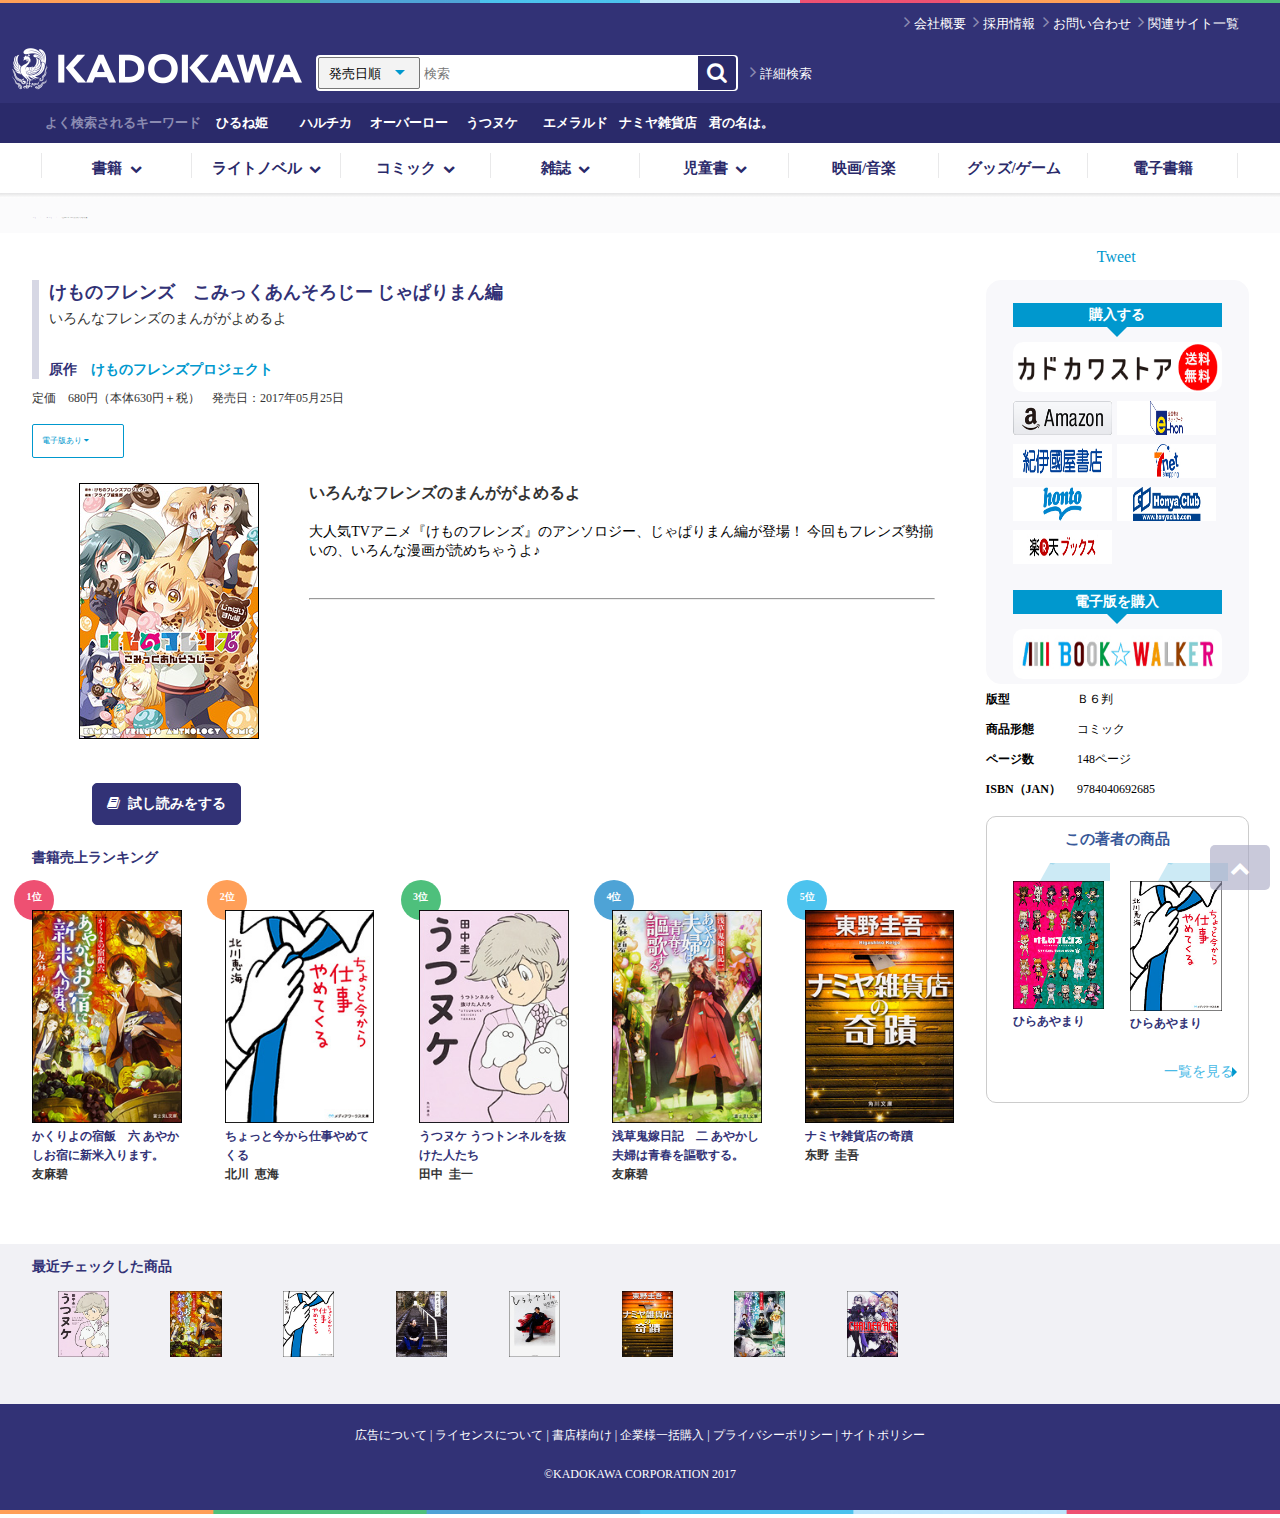
<file: html/bookintro-4.html>
<!DOCTYPE html>
<html lang="en">
<head>
    <meta charset="UTF-8">
    <title>けものフレンズ　こみっくあんそろじー じゃぱりまん編</title>
    <link rel="stylesheet" type="text/css" href="../css/bookintro-4.css">
    <link rel="stylesheet" href="../lib/font-awesome/css/font-awesome.min.css">
    <link rel="stylesheet" type="text/css" href="../css/pagetop.css">
    <link rel='stylesheet' type='text/css' href='../css/head.css'>
    <meta http-equiv="Content-Type" content="text/html; charset=UTF-8">
    <meta name="author" content="KADOKAWA CORPORATION">
    <meta name="description" content="株式会社KADOKAWAオフィシャルサイト｜映画/音楽">
    <meta name="keywords" content="株式会社KADOKAWAオフィシャルサイト,映画/アニメ/ドラマ,歌ってみたの本,角川書店アニメーション,角川映画（今後の発売タイトルリスト）,角川映画,CLUSTER SOUNDS,GOON TRAX,CD＆DLでーた,FABTONE RECORDS,メディアファクトリーアニソン,メディアファクトリーアニメ,メディアファクトリー実写・ドラマ,RADTONE MUSIC">
    <link rel="shortcut icon" href="../image/logo.ico">
    <title>カテゴリ-映画/音楽 | KADOKAWA</title>
    <meta name="viewport" content="width=device-width, initial-scale=1.0, maximum-scale=1">
    <meta http-equiv="X-UA-Compatible" content="IE=edge">
</head>
<body>
    <div class="ui-head-topcolor"></div>
    <div class="ui-head-outline">
        <div class="ui-head-firstline">
            <i class="fa fa-angle-right anstyle"></i><a href="groupintro.html">会社概要</a>
            <i class="fa fa-angle-right anstyle"></i><a href="http://ir.kadokawa.co.jp/recruit/" target="_blank fonstyle">採用情報</a>
            <i class="fa fa-angle-right anstyle"></i><a href="http://www.kadokawa.co.jp/support/">お問い合わせ</a>
            <i class="fa fa-angle-right anstyle"></i><a href="http://www.kadokawa.co.jp/similarsites/">関連サイト一覧</a>
        </div>
        <div class="ui-head-secondline">
            <a href="index.html"><img src="../image/head-logo.png" class="picstyle"></a>
            <div class="ui-head-search-out">
                <form action="search-result.html" id="pcHeaderSearchForm">
                    <div class="ui-head-search">
                        <span class="ui-head-search-area">
                            <select class="ui-head-search-order" name="sort">
                                <option value="0">発売日順　　</option>
                                <option value="1">関連度順　</option>
                            </select>
                            <b></b>
                            <input type="search" name="kw" class="ui-head-search-input" placeholder="検索" maxlength="50">
                        </span>
                        <button type="button" class="fa fa-search fa-lg" id="searchstyle" style="cursor:pointer"></button>
                    </div>
                </form>
                <a class="btn-head-search" href="search.html"><i class="fa fa-angle-right anstyle"></i>詳細検索</a>
            </div>
        </div>
        <div class="ui-head-thirdline">
            <span class="ui-head-thirdline-font1">よく検索されるキーワード</span>
            <a href="http://www.kadokawa.co.jp/product/search/?kw=%E3%81%B2%E3%82%8B%E3%81%AD%E5%A7%AB" class="ui-head-thirdline-block">ひるね姫</a>
            <a href="/pr/b2/haruchika/" class="ui-head-thirdline-block">ハルチカ</a>
            <a href="http://www.kadokawa.co.jp/product/search/?kw=%E3%82%AA%E3%83%BC%E3%83%90%E3%83%BC%E3%83%AD%E3%83%BC%E3%83%89" class="ui-head-thirdline-block">オーバーロード</a>
            <a href="/product/321507000404/" class="ui-head-thirdline-block">うつヌケ</a><a href="/product/search/?kw=%E3%82%A8%E3%83%A1%E3%83%A9%E3%83%AB%E3%83%89&mgenre=23" class="ui-head-thirdline-block">エメラルド</a>
            <a href="/product/search/?kw=ナミヤ雑貨店" class="ui-head-thirdline-block">ナミヤ雑貨店</a>
            <a href="/product/search/?kw=%E5%90%9B%E3%81%AE%E5%90%8D%E3%81%AF%E3%80%82" class="ui-head-thirdline-block">君の名は。</a>
        </div>
    </div>

    <nav class="ui-head-contents">
        <ul id="block"></ul>
        <ul id="head-contents-sub">
            <div class="shuline"></div>
            <li><a href="#" class="drop" id="drop1">書籍<i class="fa fa-chevron-down contstyle"></i></a></li>
            <div class="shuline"></div>
            <li><a href="#" class="drop" id="drop2">ライトノベル<i class="fa fa-chevron-down contstyle"></i></a></li>
            <div class="shuline"></div>
            <li><a href="#" class="drop" id="drop3">コミック<i class="fa fa-chevron-down contstyle"></i></a></li>
            <div class="shuline"></div>
            <li><a href="#" class="drop" id="drop4">雑誌<i class="fa fa-chevron-down contstyle"></i></a></li>
            <div class="shuline"></div>
            <li><a href="#" class="drop" id="drop5">児童書<i class="fa fa-chevron-down contstyle"></i></a></li>
            <div class="shuline"></div>
            <li><a href="movie.html" class="drop" id="drop6">映画/音楽</a></li>
            <div class="shuline"></div>
            <li><a href="http://www.kadokawa.co.jp/category/goodsgame/" class="drop">グッズ/ゲーム</a></li>
            <div class="shuline"></div>
            <li><a href="http://ebook.kadokawa.co.jp/" target="_blank" class="drop">電子書籍</a></li>
            <div class="shuline"></div>
        </ul>
        <ul id="block"></ul>
    </nav>
    <div class="ui-head-line"></div>

    <!--   button1目录 -->
    <div class="ui-drop">
        <div class="ui-drop-firstline">
            <a href="book_list.html" class="whitefont"><i class="fa fa-caret-right littletittle"></i> 書籍トップ</a>
        </div>
        <div class="grayline"></div>
        <div class="ui-drop-secondline">
            <div class="whitefont">新刊から探す</div>
            <div class="ui-drop-secondline-link">
                <ul style="list-style-type:none">
                    <li><i class="fa fa-chevron-right blu"></i> <a href="search-result.html"><span>新刊一覧</span></a></li>
                </ul>
            </div>
        </div>
        <div class="grayline"></div>
        <div class="ui-drop-thirdline">
            <div class="ui-drop-thirdline-title">
                <div class="whitefont">ジャンルから探す</div>
            </div>
            <div class="ui-drop-thirdline-link">
                <ul class="ui-drop-thirdline-link-line" style="list-style-type:none">
                    <li class="grayll"><i class="fa fa-chevron-right blu"></i> <a href="search-result.html"><span>小説・エッセイ</span></a></li>
                    <li class="grayll"><i class="fa fa-chevron-right  blu"></i> <a href="search-result.html"><span>コミックエッセイ</span></a></li>
                    <li class="grayll"><i class="fa fa-chevron-right  blu"></i> <a href="search-result.html"><span>ノンフィクション</span></a></li>
                    <li class="grayll"><i class="fa fa-chevron-right  blu"></i> <a href="search-result.html"><span>人文・社会・自然科学</span></a></li>
                    <li class="grayll"><i class="fa fa-chevron-right blu"></i> <a href="search-result.html"><span>ビジネス</span></a></li>
                    <li class="grayll"><i class="fa fa-chevron-right   blu"></i> <a href="search-result.html"><span>実用</span></a></li>
                    <li class="grayll"><i class="fa fa-chevron-right   blu"></i> <a href="search-result.html"><span>学習参考書</span></a></li
                        ><li class="grayll"><i class="fa fa-chevron-right  blu"></i> <a href="search-result.html"><span>学習書</span></a></li>
                        <li class="sss"><i class="fa fa-chevron-right   blu"></i> <a href="search-result.html"><span>趣味</span></a></li>
                        <li><i class="fa fa-chevron-right blu"></i> <a href="search-result.html"><span>イラスト集・写真集</span></a></li>
                        <li><i class="fa fa-chevron-right  blu"></i> <a href="search-result.html"><span>図鑑・事典・辞書・語学</span></a></li>
                        <li><i class="fa fa-chevron-right  blu"></i> <a href="search-result.html"><span>全集</span></a></li>
                    </ul>
                </div>
            </div>
            <div class="grayline"></div>
            <div class="ui-drop-forthline">
                <div class="ui-drop-forthline-title">
                    <div class="whitefont">レーベルから探す</div>
                </div>
                <div class="ui-drop-forthline-link">
                    <ul class="ui-drop-thirdline-link-line mi" style="list-style-type:none">
                        <li><a href="search-result.html">角川ソフィア文庫</a></li>
                        <li><a href="search-result.html">角川文庫</a></li>
                        <li><a href="search-result.html">角川文庫（海外）</a></li>
                        <li><a href="search-result.html">角川ホラー文庫</a></li>
                        <li><a href="search-result.html">角川文庫キャラクター文芸</a></li>
                        <li><a href="search-result.html">角川新書</a></li>
                        <li><a href="search-result.html">角川選書</a></li>
                        <li><a href="search-result.html">新人物文庫</a></li>
                        <li><a href="search-result.html">中経の文庫</a></li>
                        <li><a href="search-result.html">年賀状</a></li>
                        <li><a href="search-result.html">富士見L文庫</a></li>
                        <li><a href="search-result.html">富士見新時代小説文庫</a></li>
                        <li><a href="search-result.html">幽ブックス</a></li>
                        <li><a href="search-result.html">MF文庫ダ・ヴィンチ</a></li>
                        <li><a href="search-result.html">TECHGIAN STYLE</a></li>
                        <li><a href="search-result.html">ダ・ヴィンチブックス</a></li>
                        <li><a href="search-result.html">メディアワークス文庫</a></li>
                    </ul>
                </div>
            </div>
        </div>

        <!--  2butto目录 -->
        <div class="ui-drop2">
            <div class="ui-drop-firstline">
                <a href="book_list.html" class="whitefont"><i class="fa fa-caret-right littletittle"></i> ライトノベルトップ</a>
            </div>
            <div class="grayline"></div>
            <div class="ui-drop-secondline">
                <div class="whitefont">新刊から探す</div>
                <div class="ui-drop-secondline-link">
                    <ul style="list-style-type:none">
                        <li><i class="fa fa-chevron-right blu"></i> <a href="search-result.html"><span>新刊一覧</span></a></li>
                    </ul>
                </div>
            </div>
            <div class="grayline"></div>
            <div class="ui-drop2-thirdline">
                <div class="ui-drop2-thirdline-title">
                    <div class="whitefont">ジャンルから探す</div>
                </div>
                <div class="ui-drop2-thirdline-link">
                    <ul class="ui-drop2-thirdline-link-line" style="list-style-type:none">
                        <li><i class="fa fa-chevron-right blu"></i> <a href="search-result.html"><span>青年ライトノベル</span></a></li>
                        <li><i class="fa fa-chevron-right  blu"></i> <a href="search-result.html"><span>女性ライトノベル</span></a></li>
                        <li><i class="fa fa-chevron-right  blu"></i> <a href="search-result.html"><span>BL</span></a></li>
                        <li><i class="fa fa-chevron-right  blu"></i> <a href="search-result.html"><span>TL</span></a></li>
                    </ul>
                </div>
            </div>
            <div class="grayline"></div>
            <div class="ui-drop-forthline">
                <div class="ui-drop-forthline-title">
                    <div class="whitefont">レーベルから探す</div>
                </div>
                <div class="ui-drop-forthline-link">
                    <ul class="ui-drop-thirdline-link-line mi" style="list-style-type:none">
                        <li><a href="search-result.html">角川スニーカー文庫</a></li>
                        <li><a href="search-result.html">角川ビーンズ文庫</a></li>
                        <li><a href="search-result.html">角川ルビー文庫</a></li>
                        <li><a href="search-result.html">電撃ゲーム文庫</a></li>
                        <li><a href="search-result.html">電撃文庫</a></li>
                        <li><a href="search-result.html">富士見ドラゴンブック</a></li>
                        <li><a href="search-result.html">富士見ファンタジア文庫</a></li>
                        <li><a href="search-result.html">魔法のiらんど</a></li>
                        <li><a href="search-result.html">魔法のiらんど文庫</a></li>
                        <li><a href="search-result.html">B-PRINCE文庫</a></li>
                        <li><a href="search-result.html">KCG文庫</a></li>
                        <li><a href="search-result.html">MFブックス</a></li>
                        <li><a href="search-result.html">MF文庫J</a></li>
                        <li><a href="search-result.html">NOVEL 0</a></li>
                        <li><a href="search-result.html">カドカワBOOKS</a></li>
                        <li><a href="search-result.html">ジュエル文庫</a></li>
                        <li><a href="search-result.html">ビーズログ文庫</a></li>
                        <li><a href="search-result.html">ビーズログ文庫アリス</a></li>
                        <li><a href="search-result.html">ファミ通文庫</a></li>
                        <li><a href="search-result.html">フルール文庫　ルージュライン</a></li>
                    </ul>
                </div>
            </div>
        </div>

        <!-- 3button目录 -->
        <div class="ui-drop3">
            <div class="ui-drop-firstline">
                <a href="book_list.html" class="whitefont"><i class="fa fa-caret-right littletittle"></i> コミックトップ</a>
            </div>
            <div class="grayline"></div>
            <div class="ui-drop-secondline">
                <div class="whitefont">新刊から探す</div>
                <div class="ui-drop-secondline-link">
                    <ul style="list-style-type:none">
                        <li><i class="fa fa-chevron-right blu"></i> <a href="search-result.html"><span>新刊一覧</span></a></li>
                    </ul>
                </div>
            </div>
            <div class="grayline"></div>
            <div class="ui-drop-thirdline">
                <div class="ui-drop-thirdline-title">
                    <div class="whitefont">ジャンルから探す</div>
                </div>
                <div class="ui-drop3-thirdline-link">
                    <ul class="ui-drop3-thirdline-link-line" style="list-style-type:none">
                        <li class="grayll"><i class="fa fa-chevron-right blu"></i> <a href="search-result.html"><span>少年コミック</span></a></li>
                        <li class="grayll"><i class="fa fa-chevron-right  blu"></i> <a href="search-result.html"><span>少女コミック</span></a></li>
                        <li class="grayll"><i class="fa fa-chevron-right  blu"></i> <a href="search-result.html"><span>青年コミック</span></a></li>
                        <li class="grayll"><i class="fa fa-chevron-right  blu"></i> <a href="search-result.html"><span>女性コミック</span></a></li>
                        <li><i class="fa fa-chevron-right  blu"></i> <a href="search-result.html"><span>BLコミック</span></a></li>
                    </ul>
                </div>
            </div>
            <div class="grayline"></div>
            <div class="ui-drop3-forthline">
                <div class="ui-drop3-forthline-title">
                    <div class="whitefont">レーベルから探す</div>
                </div>
                <div class="ui-drop3-forthline-link">
                    <ul class="ui-drop-thirdline-link-line mi" style="list-style-type:none">
                        <li><a href="search-result.html">角川コミックス・エース</a></li>
                        <li><a href="search-result.html">角川コミックス・エースエクストラ</a></li>
                        <li><a href="search-result.html">電撃コミックス</a></li>
                        <li><a href="search-result.html">電撃コミックスEX</a></li>
                        <li><a href="search-result.html">電撃コミックスNEXT</a></li>
                        <li><a href="search-result.html">電撃ジャパンコミックス</a></li>
                        <li><a href="search-result.html">魔法のiらんどコミックス</a></li>
                        <li><a href="search-result.html">B's-LOG COMICS</a></li>
                        <li><a href="search-result.html">B's-LOVELY COMICS</a></li>
                        <li><a href="search-result.html">CVSコミックス</a></li>
                        <li><a href="search-result.html">MCコミックス</a></li>
                        <li><a href="search-result.html">MFC キューンシリーズ</a></li>
                        <li><a href="search-result.html">MFC ジーンピクシブシリーズ</a></li>
                        <li><a href="search-result.html">MFコミックス</a></li>
                        <li><a href="search-result.html">MFコミックス アライブシリーズ</a></li>
                        <li><a href="search-result.html">MFコミックス ジーンシリーズ</a></li>
                        <li><a href="search-result.html">MFコミックス フラッパーシリーズ</a></li>
                        <li><a href="search-result.html">あすかコミックス</a></li>
                        <li><a href="search-result.html">あすかコミックスCL-DX</a></li>
                        <li><a href="search-result.html">あすかコミックスDX</a></li>
                        <li><a href="search-result.html">シルフコミックス</a></li>
                        <li><a href="search-result.html">ドラゴンコミックスエイジ</a></li>
                        <li><a href="search-result.html">ビームコミックス</a></li>
                        <li><a href="search-result.html1">ファミ通クリアコミックス</a></li>
                        <li><a href="search-result.html">フルールコミックス</a></li>
                        <li><a href="search-result.html">ニュータイプ100%コミックス</a></li>
                    </ul>
                </div>
            </div>
        </div>

        <!-- 4button目录 -->
        <div class="ui-drop4">
            <div class="ui-drop-firstline">
                <a href="book_list.html" class="whitefont"><i class="fa fa-caret-right littletittle"></i> 雑誌トップ</a>
            </div>
            <div class="grayline"></div>
            <div class="ui-drop-secondline">
                <div class="whitefont">新刊から探す</div>
                <div class="ui-drop-secondline-link">
                    <ul style="list-style-type:none">
                        <li><i class="fa fa-chevron-right blu"></i> <a href="search-result.html"><span>新刊一覧</span></a></li>
                    </ul>
                </div>
            </div>
            <div class="grayline"></div>
            <div class="ui-drop3-thirdline">
                <div class="ui-drop4-thirdline-title">
                    <div class="whitefont">ジャンルから探す</div>
                </div>
                <div class="ui-drop3-thirdline-link">
                    <ul class="ui-drop3-thirdline-link-line" style="list-style-type:none">
                        <li class="grayll"><i class="fa fa-chevron-right blu"></i> <a href="search-result.html"><span>情報誌</span></a></li>
                        <li class="grayll"><i class="fa fa-chevron-right  blu"></i> <a href="search-result.html"><span>実用誌</span></a></li>
                        <li class="grayll"><i class="fa fa-chevron-right  blu"></i> <a href="search-result.html"><span>男性コミック誌</span></a></li>
                        <li class="grayll"><i class="fa fa-chevron-right  blu"></i> <a href="search-result.html"><span>女性コミック誌</span></a></li>
                        <li><i class="fa fa-chevron-right  blu"></i> <a href="search-result.html"><span>ゲーム誌</span></a></li>
                        <li><i class="fa fa-chevron-right  blu"></i> <a href="search-result.html"><span>児童誌</span></a></li>
                        <li><i class="fa fa-chevron-right  blu"></i> <a href="search-result.html"><span>文芸誌</span></a></li>
                        <li><i class="fa fa-chevron-right  blu"></i> <a href="search-result.html"><span>教育誌・その他</span></a></li>
                    </ul>
                </div>
            </div>
            <div class="grayline"></div>
            <div class="ui-drop4-forthline">
                <div class="ui-drop4-forthline-title">
                    <div class="whitefont">レーベルから探す</div>
                </div>
                <div class="ui-drop4-forthline-link">
                    <ul class="ui-drop-thirdline-link-line mi" style="list-style-type:none">
                        <li><a href="search-result.html">3分クッキング</a></li>
                        <li><a href="search-result.html">B's-LOG</a></li>
                        <li><a href="search-result.html">CD&DLでーた</a></li>
                        <li><a href="search-result.html">CIEL</a></li>
                        <li><a href="search-result.html">DENGEKI Girl'sStyle</a></li><li><a href="search-result.html">DVD＆ブルーレイでーた</a></li>
                        <li><a href="search-result.html">Mei</a></li>
                        <li><a href="search-result.html">spoon.</a></li>
                        <li><a href="search-result.html">TECH GIAN</a></li>
                        <li><a href="search-result.html">VOICE Newtype</a></li>
                        <li><a href="search-result.html">ウォーカームック</a></li>
                        <li><a href="search-result.html">ラーメンウォーカー</a></li>
                        <li><a href="search-result.html">横浜ウォーカー</a></li>
                        <li><a href="search-result.html">関西ウォーカー</a></li>
                        <li><a href="search-result.html">九州ウォーカー</a></li>
                        <li><a href="search-result.html">東海ウォーカー</a></li>
                        <li><a href="search-result.html">東京ウォーカー</a></li>
                        <li><a href="search-result.html">福岡ウォーカー</a></li>
                        <li><a href="search-result.html">北海道ウォーカー</a></li>
                        <li><a href="search-result.html">エンタミクス</a></li>
                        <li><a href="search-result.html">ガンダムエース</a></li>
                        <li><a href="search-result.html">キャラぱふぇ</a></li>
                        <li><a href="search-result.html">コンプティーク</a></li>
                        <li><a href="search-result.html">ザテレビジョン</a></li>
                        <li><a href="search-result.html">月刊ザテレビジョン</a></li>
                        <li><a href="search-result.html">サラブレ</a></li>
                        <li><a href="search-result.html">ダ・ヴィンチ</a></li>
                        <li><a href="search-result.html">てれびげーむマガジン</a></li>
                        <li><a href="search-result.html">ドラゴンマガジン</a></li>
                        <li><a href="search-result.html">ハルタ</a></li>
                        <li><a href="search-result.html">ぴこぷり</a></li>
                        <li><a href="search-result.html">ヤングエース</a></li>
                        <li><a href="search-result.html">レタスクラブ</a></li>
                        <li><a href="search-result.html">レタスクラブMOOK</a></li>
                        <li><a href="search-result.html">歌ってみたの本</a></li>
                        <li><a href="search-result.html">花時間</a></li>
                        <li><a href="search-result.html">月刊ASUKA</a></li>
                        <li><a href="search-result.html">月刊コミックアライブ</a></li>
                        <li><a href="search-result.html">月刊コミックキューン</a></li>
                        <li><a href="search-result.html">月刊コミックジーン</a></li>
                        <li><a href="search-result.html">月刊コミックビーム</a></li>
                        <li><a href="search-result.html">月刊コミックフラッパー</a></li>
                        <li><a href="search-result.html">月刊コミック電撃大王</a></li>
                        <li><a href="search-result.html">月刊コンプエース</a></li>
                        <li><a href="search-result.html">月刊ニュータイプ</a></li>
                        <li><a href="search-result.html">月刊ブシロード</a></li>
                        <li><a href="search-result.html">月刊少年エース</a></li>
                        <li><a href="search-result.html">月刊星ナビ</a></li>
                        <li><a href="search-result.html">週刊ファミ通</a></li>
                        <li><a href="search-result.html">小説 野性時代</a></li>
                        <li><a href="search-result.html">短歌</a></li>
                        <li><a href="search-result.html1">電撃G's magazine</a></li>
                        <li><a href="search-result.html">電撃G'sコミック</a></li>
                        <li><a href="search-result.html">電撃Nintendo</a></li>
                        <li><a href="search-result.html">電撃PlayStation</a></li>
                        <li><a href="search-result.html">電撃文庫MAGAZINE</a></li>
                        <li><a href="search-result.html">コミック電撃だいおうじ</a></li>
                        <li><a href="search-result.html">電撃マオウ</a></li>
                        <li><a href="search-result.html">電撃萌王</a></li>
                        <li><a href="search-result.html">娘TYPE</a></li>
                        <li><a href="search-result.html">俳句</a></li>
                        <li><a href="search-result.html">別冊カドカワ</a></li>
                        <li><a href="search-result.html">本の旅人</a></li>
                        <li><a href="search-result.html">毎日が発見</a></li>
                        <li><a href="search-result.html">幽</a></li>
                        <li><a href="search-result.html">歴史読本</a></li>

                    </ul>
                </div>
            </div>
        </div>

        <!-- 5butto目录 -->
        <div class="ui-drop5">
            <div class="ui-drop-firstline">
                <a href="book_list.html" class="whitefont"><i class="fa fa-caret-right littletittle"></i> 児童書トップ</a>
            </div>
            <div class="grayline"></div>
            <div class="ui-drop-secondline">
                <div class="whitefont">新刊から探す</div>
                <div class="ui-drop-secondline-link">
                    <ul style="list-style-type:none">
                        <li><i class="fa fa-chevron-right blu"></i> <a href="search-result.html"><span>新刊一覧</span></a></li>
                    </ul>
                </div>
            </div>
            <div class="grayline"></div>
            <div class="ui-drop3-thirdline">
                <div class="ui-drop4-thirdline-title">
                    <div class="whitefont">ジャンルから探す</div>
                </div>
                <div class="ui-drop3-thirdline-link">
                  <ul class="ui-drop3-thirdline-link-line" style="list-style-type:none">
                    <li class="grayll"><i class="fa fa-chevron-right blu"></i> <a href="search-result.html"><span>絵本</span></a></li>
                    <li class="grayll"><i class="fa fa-chevron-right  blu"></i> <a href="search-result.html"><span>読み物</span></a></li>
                    <li class="grayll"><i class="fa fa-chevron-right  blu"></i> <a href="search-result.html"><span>図鑑・辞典</span></a></li>
                    <li class="grayll"><i class="fa fa-chevron-right  blu"></i> <a href="search-result.html"><span>英語の本＆絵本・学習</span></a></li>
                    <li><i class="fa fa-chevron-right  blu"></i> <a href="search-result.html"><span>まんが学習書</span></a></li>
                    <li><i class="fa fa-chevron-right blu"></i> <a href="search-result.html"><span>ムック・趣味</span></a></li>
                    <li><i class="fa fa-chevron-right   blu"></i> <a href="search-result.html"><span>ゲーム</span></a></li>
                    <li><i class="fa fa-chevron-right   blu"></i> <a href="search-result.html"><span>知育</span></a></li>
                </ul>
            </div>
        </div>
        <div class="grayline"></div>
        <div class="ui-drop5-forthline">
            <div class="ui-drop5-forthline-title">
                <div class="whitefont">レーベルから探す</div>
            </div>
            <div class="ui-drop5-forthline-link">
                <ul class="ui-drop-thirdline-link-line mi" style="list-style-type:none">
                    <li><a href="search-result.html">角川つばさ文庫</a></li><li><a href="search-result.html">角川まんが学習シリーズ</a></li><li><a href="search-result.html">海外児童書</a></li>
                </ul>
            </div>
        </div>
    </div>
    <div class="ui-head">
        <span class="ui-head-word"><a href="search-result.html" target="_blank" class="ui-link">コミック&nbsp&nbsp</a></span>
        <span class="ui-head-word2">></span>
        <span class="ui-head-word1"><a href="search-result.html" target="_blank" class="ui-link">&nbsp&nbsp青年コミック &nbsp&nbsp</a></span>
        <span class="ui-head-word2">></span>
        <span class="ui-head-word3">&nbsp&nbsp けものフレンズ　こみっくあんそろじー じゃぱりまん編</span>
    </div>
    <div class="ui-tweet">Tweet</div>
    <div class="ui-right">
        <div class="ui-right-top">
            <div class="ui-right-top-buy">購入する</div>
            <div class="ui-right-top-triangle"></div>
            <img src="../image/bookintro-kawastore.gif" alt="" class="ui-img1">
            <a href="http://www.amazon.com"><img src="../image/bookintro-amazon.jpg" alt="" class="ui-img2"></a>
            <div class="ui-right-top-img"><img src="../image/bookintro-hon.jpg" alt="" class="ui-img3"></div>
            <img src="../image/bookintro-kino.jpg" alt="" class="ui-img2">
            <div class="ui-right-top-img"><img src="../image/bookintro-sevennet.jpg" alt="" class="ui-img3"></div>
            <img src="../image/bookintro-honto.jpg" alt="" class="ui-img2">
            <div class="ui-right-top-img"><img src="../image/bookintro-honya.jpg" alt="" class="ui-img3"></div>
            <img src="../image/bookintro-raku.jpg" alt="" class="ui-img2">
            <div class="ui-right-top-buy">電子版を購入</div>
            <div class="ui-right-top-triangle"></div>
            <img src="../image/bookintro-walker.jpg" alt="" class="ui-img1">
        </div>
        <div class="ui-right-mid">
            <div class="ui-right-mid-msg">版型<br>商品形態<br>ページ数<br>ISBN（JAN）</div>
            <div class="ui-right-mid-no">Ｂ６判<br>コミック<br>148ページ<br>9784040692685</div>
        </div>
        <div class="ui-right-sub">
            <div class="ui-right-sub-tit">この著者の商品</div>
            <div class="ui-right-sub-book">
                <div class="ui-right-sub-book-ti">電子版あり</div>
                <a href="bookintro-2.html"><img src="../image/bookintro-tb1.jpg" alt="" id="ui-right-img"></a>ひらあやまり
            </div>
            <div class="ui-right-sub-book">
                <div class="ui-right-sub-book-ti">電子版あり</div>
                <img src="../image/bookintro-2.jpg" alt="" id="ui-right-img">ひらあやまり
            </div>
            <div class="ui-right-sub-link"><a href="search-result.html"><span class="ui-right-word2">一覧を見る </span></a>
            <div class="ui-right-sub-arrow"></div>
            </div>
        </div>
    </div>
    <div class="ui-intro">
        <span class="ui-intro-word4">けものフレンズ　こみっくあんそろじー じゃぱりまん編</span><br/>
        <span class="ui-intro-word5">いろんなフレンズのまんががよめるよ</span>
        <br/><br />
        <span class="ui-intro-word6">原作</span>
        <span class="ui-intro-word7">けものフレンズプロジェクト</span>
    </div>
    <div class="ui-price">
        <span class="ui-price-word">定価&nbsp&nbsp&nbsp&nbsp680円（本体630円＋税）&nbsp&nbsp&nbsp&nbsp発売日：2017年05月25日
        </span>
    </div>
    <div class="ui-electric"><span class="ui-electric-word">電子版あり</span>
    <i class="fa fa-caret-down"></i></div></div>
    <div class="ui-main">
        <div class="ui-main-pic">
            <img src="../image/bookintro-search1.jpg" alt="">
            <div class="ui-main-button"><i class="fa fa-book"></i><a href="http://www.baidu.com" target="_blank" class="ui-link2">試し読みをする</a></div>
        </div>
        <div class="ui-main-intro">
        <div class="ui-main-intro-top">
            <span class="ui-word">いろんなフレンズのまんががよめるよ</span><br><br>
            <span class="ui-word1">大人気TVアニメ『けものフレンズ』のアンソロジー、じゃぱりまん編が登場！ 今回もフレンズ勢揃いの、いろんな漫画が読めちゃうよ♪</span><br><br>
            <hr>
        </div>
        </div>
    </div>
    <div class="ui-subtitle">書籍売上ランキング</div>
    <div class="ui-sub">
        <div class="ui-sub-rank">
            <div class="ui-sub-rank-circle"><span class="ui-sub-word1">1位</span></div>
            <a href="bookintro-2.html"><img src="../image/bookintro-1.jpg" alt="" class="ui-sub-rank-img"></a>
            <div class="ui-sub-rank-intro">かくりよの宿飯　六 あやかしお宿に新米入ります。<br>
            <span class="ui-sub-word">友麻碧</span></div>
        </div>
        <div class="ui-sub-rank">
            <div class="ui-sub-rank-circle1"><span class="ui-sub-word1">2位</span></div>
            <a href="bookintro-3.html"><img src="../image/bookintro-2.jpg" alt="" class="ui-sub-rank-img"></a>
            <div class="ui-sub-rank-intro">ちょっと今から仕事やめてくる<br>
            <span class="ui-sub-word">北川&nbsp&nbsp恵海</span></div>
        </div>
        <div class="ui-sub-rank">
            <div class="ui-sub-rank-circle2"><span class="ui-sub-word1">3位</span></div>
            <a href="bookintro-4.html"><img src="../image/bookintro-3.jpg" alt="" class="ui-sub-rank-img"></a>
            <div class="ui-sub-rank-intro">うつヌケ うつトンネルを抜けた人たち<br>
            <span class="ui-sub-word">田中&nbsp&nbsp圭一</span></div>
        </div>
        <div class="ui-sub-rank">
            <div class="ui-sub-rank-circle3"><span class="ui-sub-word1">4位</span></div>
            <a href="bookintro-2.html"><img src="../image/bookintro-4.jpg" alt="" class="ui-sub-rank-img"></a>
            <div class="ui-sub-rank-intro">浅草鬼嫁日記　二 あやかし夫婦は青春を謳歌する。<br>
            <span class="ui-sub-word">友麻碧</span></div>
        </div>
        <div class="ui-sub-rank">
            <div class="ui-sub-rank-circle4"><span class="ui-sub-word1">5位</span></div>
            <a href="bookintro-3.html"><img src="../image/bookintro-5.jpg" alt="" class="ui-sub-rank-img"></a>
            <div class="ui-sub-rank-intro">ナミヤ雑貨店の奇蹟<br>
            <span class="ui-sub-word">东野&nbsp&nbsp圭吾</span></div>
        </div>
    </div>
    <div class="ui-last">
        <div class="ui-subtitle">最近チェックした商品</div>
        <div class="ui-last-img">
            <img src="../image/bookintro-3.jpg" alt="" class="ui-last-img-pic">
            <img src="../image/bookintro-1.jpg" alt="" class="ui-last-img-pic">
            <img src="../image/bookintro-2.jpg" alt="" class="ui-last-img-pic">
            <a href="bookintroduce.html"><img src="../image/bookintro-book.jpg" alt="" class="ui-last-img-pic"></a>
            <img src="../image/bookintro-book2.jpg" alt="" class="ui-last-img-pic">
            <img src="../image/bookintro-5.jpg" alt="" class="ui-last-img-pic">
            <img src="../image/bookintro-7.jpg" alt="" class="ui-last-img-pic">
            <img src="../image/bookintro-6.jpg" alt="" class="ui-last-img-pic">
        </div>
    </div>
    <div class="pagetop">
        <i class="fa fa-chevron-up"></i>
    </div>
    <object style="" type="text/x-scriptlet" data="../html/bottom.html" width=100% height=110 class="bottom">
    </object>
</body>
</html>
<script type="text/javascript" src="../lib/jquery.js"></script>
<script src="../js/bookintroduce-3.js"></script>
<script src="../js/pagetop.js"></script>
<script type="text/javascript" src="../js/head.js"></script>
<script type="text/javascript" src="../lib/bootstrap/js/bootstrap.js"></script>
</file>
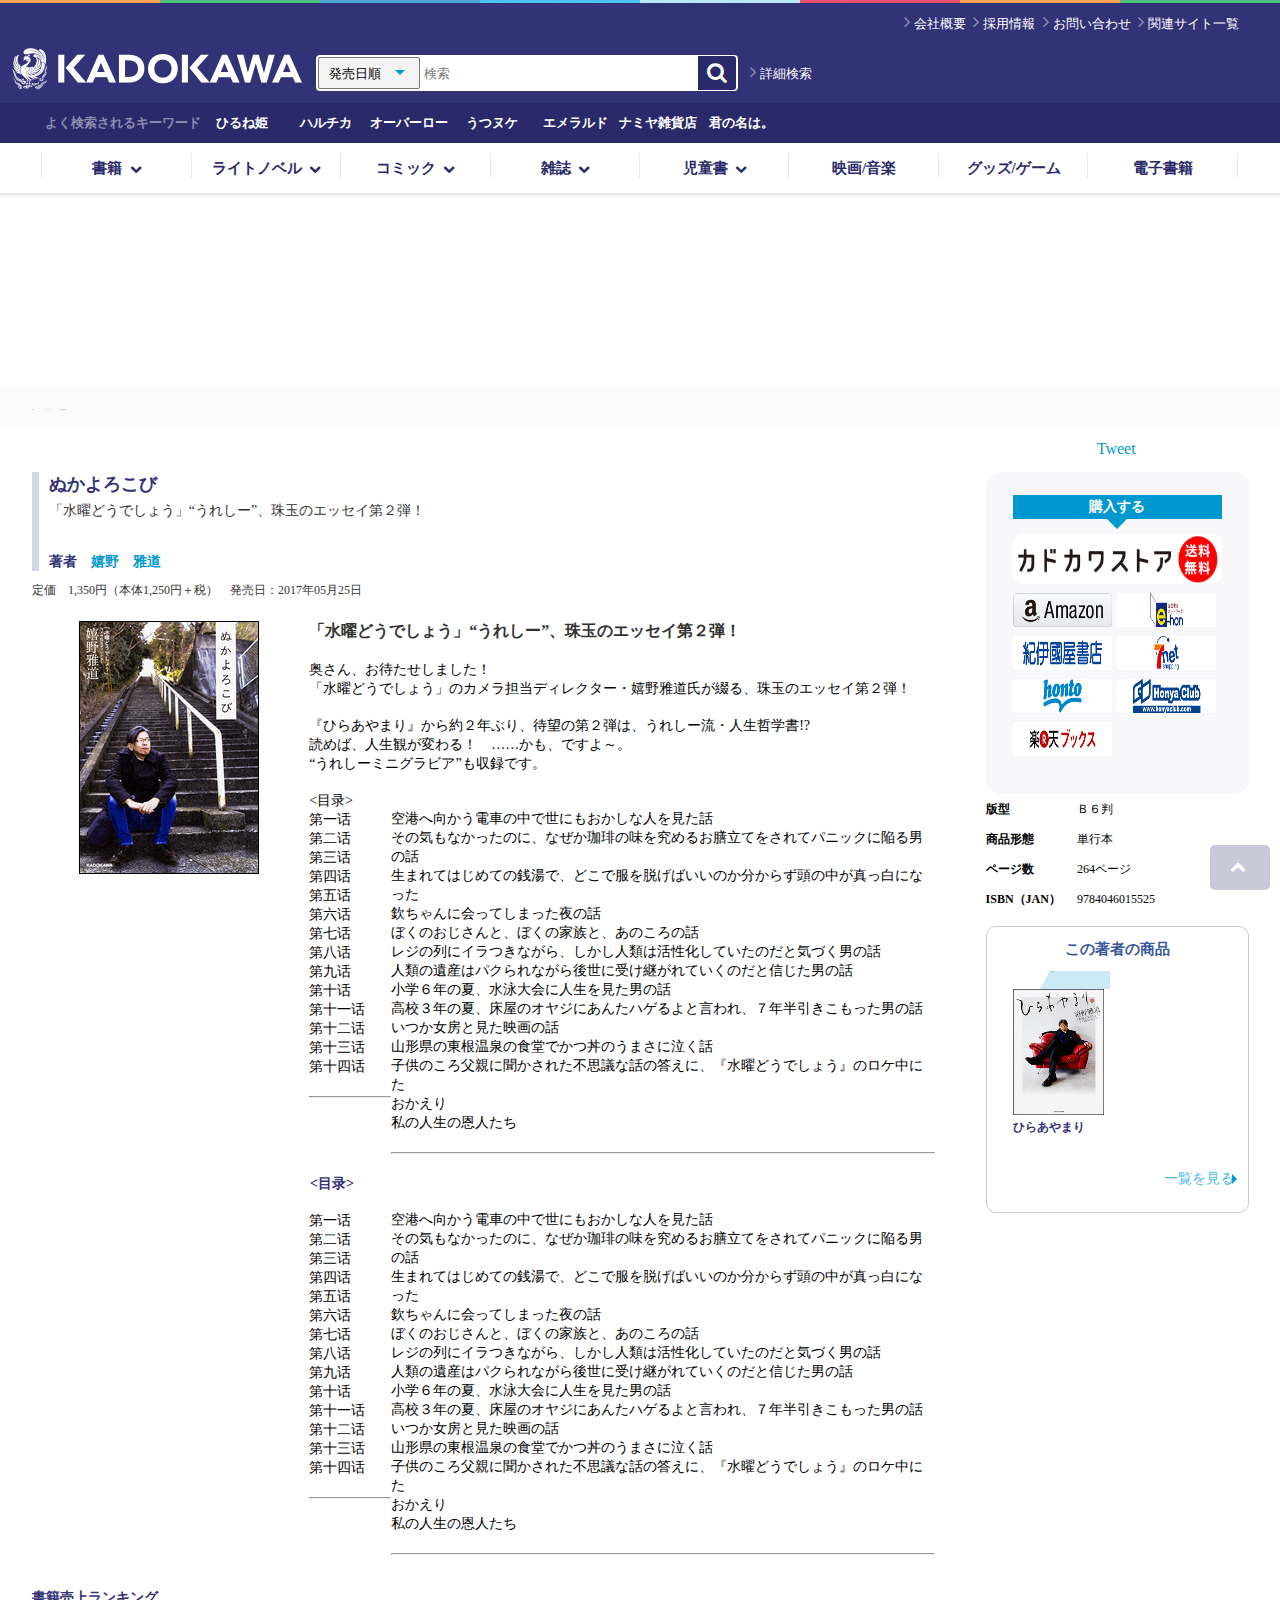
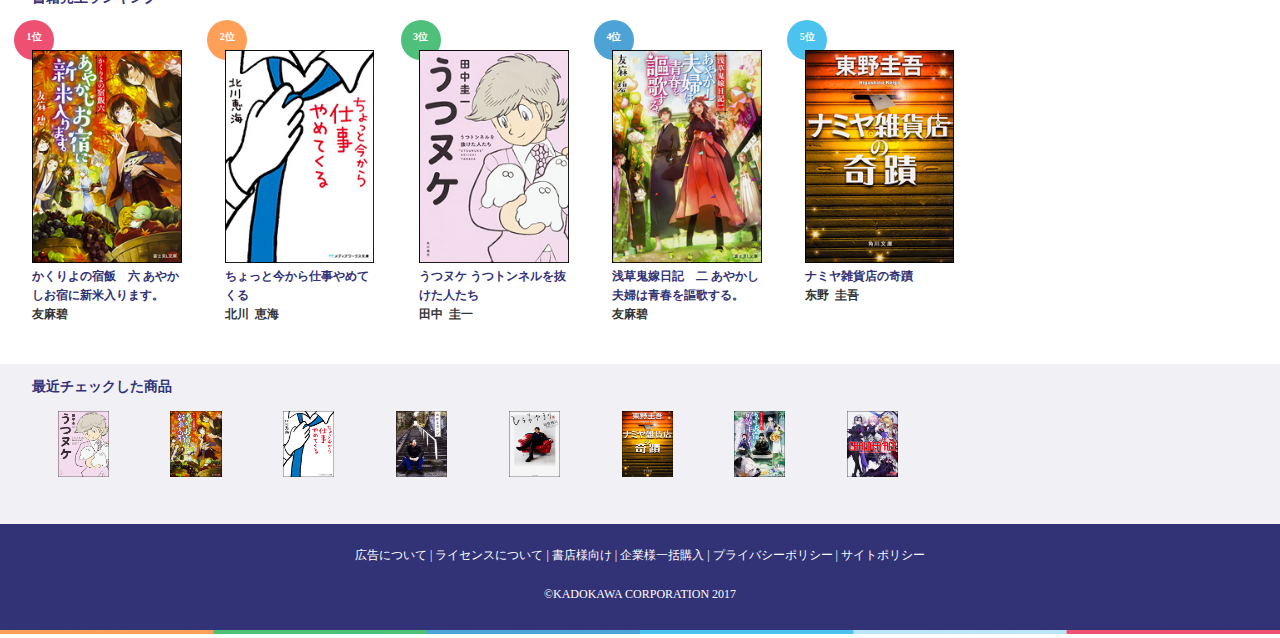
<file: html/bookintroduce.html>
<!DOCTYPE html>
<html lang="en">
<head>
    <meta charset="UTF-8">
    <title>短暂的得意</title>
    <link rel="stylesheet" type="text/css" href="../css/bookintroduce.css">
    <link rel="stylesheet" type="text/css" href="../css/pagetop.css">
    <meta name="author" content="KADOKAWA CORPORATION">
    <meta name="description" content="株式会社KADOKAWAオフィシャルサイト｜映画/音楽">
    <meta name="keywords" content="株式会社KADOKAWAオフィシャルサイト,映画/アニメ/ドラマ,歌ってみたの本,角川書店アニメーション,角川映画（今後の発売タイトルリスト）,角川映画,CLUSTER SOUNDS,GOON TRAX,CD＆DLでーた,FABTONE RECORDS,メディアファクトリーアニソン,メディアファクトリーアニメ,メディアファクトリー実写・ドラマ,RADTONE MUSIC">
    <link rel="shortcut icon" href="../image/logo.ico">
    <title>カテゴリ-映画/音楽 | KADOKAWA</title>
    <meta name="viewport" content="width=device-width, initial-scale=1.0, maximum-scale=1">
    <meta http-equiv="X-UA-Compatible" content="IE=edge">
    <link rel="stylesheet" href="../lib/font-awesome/css/font-awesome.min.css">
    <link rel='stylesheet' type='text/css' href='../css/head.css'>
</head>
<body>
    <div class="ui-head-topcolor"></div>
    <div class="ui-head-outline">
        <div class="ui-head-firstline">
            <i class="fa fa-angle-right anstyle"></i><a href="groupintro.html">会社概要</a>
            <i class="fa fa-angle-right anstyle"></i><a href="http://ir.kadokawa.co.jp/recruit/" target="_blank fonstyle">採用情報</a>
            <i class="fa fa-angle-right anstyle"></i><a href="http://www.kadokawa.co.jp/support/">お問い合わせ</a>
            <i class="fa fa-angle-right anstyle"></i><a href="http://www.kadokawa.co.jp/similarsites/">関連サイト一覧</a>
        </div>
        <div class="ui-head-secondline">
            <a href="index.html"><img src="../image/head-logo.png" class="picstyle"></a>
            <div class="ui-head-search-out">
                <form action="search-result.html" id="pcHeaderSearchForm">
                    <div class="ui-head-search">
                        <span class="ui-head-search-area">
                            <select class="ui-head-search-order" name="sort">
                                <option value="0">発売日順　　</option>
                                <option value="1">関連度順　</option>
                            </select>
                            <b></b>
                            <input type="search" name="kw" class="ui-head-search-input" placeholder="検索" maxlength="50">
                        </span>
                        <button type="button" class="fa fa-search fa-lg" id="searchstyle" style="cursor:pointer"></button>
                    </div>
                </form>
                <a class="btn-head-search" href="search.html"><i class="fa fa-angle-right anstyle"></i>詳細検索</a>
            </div>
        </div>
        <div class="ui-head-thirdline">
            <span class="ui-head-thirdline-font1">よく検索されるキーワード</span>
            <a href="http://www.kadokawa.co.jp/product/search/?kw=%E3%81%B2%E3%82%8B%E3%81%AD%E5%A7%AB" class="ui-head-thirdline-block">ひるね姫</a>
            <a href="/pr/b2/haruchika/" class="ui-head-thirdline-block">ハルチカ</a>
            <a href="http://www.kadokawa.co.jp/product/search/?kw=%E3%82%AA%E3%83%BC%E3%83%90%E3%83%BC%E3%83%AD%E3%83%BC%E3%83%89" class="ui-head-thirdline-block">オーバーロード</a>
            <a href="/product/321507000404/" class="ui-head-thirdline-block">うつヌケ</a><a href="/product/search/?kw=%E3%82%A8%E3%83%A1%E3%83%A9%E3%83%AB%E3%83%89&mgenre=23" class="ui-head-thirdline-block">エメラルド</a>
            <a href="/product/search/?kw=ナミヤ雑貨店" class="ui-head-thirdline-block">ナミヤ雑貨店</a>
            <a href="/product/search/?kw=%E5%90%9B%E3%81%AE%E5%90%8D%E3%81%AF%E3%80%82" class="ui-head-thirdline-block">君の名は。</a>
        </div>
    </div>

    <nav class="ui-head-contents">
        <ul id="block"></ul>
        <ul id="head-contents-sub">
            <div class="shuline"></div>
            <li><a href="#" class="drop" id="drop1">書籍<i class="fa fa-chevron-down contstyle"></i></a></li>
            <div class="shuline"></div>
            <li><a href="#" class="drop" id="drop2">ライトノベル<i class="fa fa-chevron-down contstyle"></i></a></li>
            <div class="shuline"></div>
            <li><a href="#" class="drop" id="drop3">コミック<i class="fa fa-chevron-down contstyle"></i></a></li>
            <div class="shuline"></div>
            <li><a href="#" class="drop" id="drop4">雑誌<i class="fa fa-chevron-down contstyle"></i></a></li>
            <div class="shuline"></div>
            <li><a href="#" class="drop" id="drop5">児童書<i class="fa fa-chevron-down contstyle"></i></a></li>
            <div class="shuline"></div>
            <li><a href="movie.html" class="drop" id="drop6">映画/音楽</a></li>
            <div class="shuline"></div>
            <li><a href="http://www.kadokawa.co.jp/category/goodsgame/" class="drop">グッズ/ゲーム</a></li>
            <div class="shuline"></div>
            <li><a href="http://ebook.kadokawa.co.jp/" target="_blank" class="drop">電子書籍</a></li>
            <div class="shuline"></div>
        </ul>
        <ul id="block"></ul>
    </nav>
    <div class="ui-head-line"></div>

    <!--   button1目录 -->
    <div class="ui-drop">
        <div class="ui-drop-firstline">
            <a href="book_list.html" class="whitefont"><i class="fa fa-caret-right littletittle"></i> 書籍トップ</a>
        </div>
        <div class="grayline"></div>
        <div class="ui-drop-secondline">
            <div class="whitefont">新刊から探す</div>
            <div class="ui-drop-secondline-link">
                <ul style="list-style-type:none">
                    <li><i class="fa fa-chevron-right blu"></i> <a href="search-result.html"><span>新刊一覧</span></a></li>
                </ul>
            </div>
        </div>
        <div class="grayline"></div>
        <div class="ui-drop-thirdline">
            <div class="ui-drop-thirdline-title">
                <div class="whitefont">ジャンルから探す</div>
            </div>
            <div class="ui-drop-thirdline-link">
                <ul class="ui-drop-thirdline-link-line" style="list-style-type:none">
                    <li class="grayll"><i class="fa fa-chevron-right blu"></i> <a href="search-result.html"><span>小説・エッセイ</span></a></li>
                    <li class="grayll"><i class="fa fa-chevron-right  blu"></i> <a href="search-result.html"><span>コミックエッセイ</span></a></li>
                    <li class="grayll"><i class="fa fa-chevron-right  blu"></i> <a href="search-result.html"><span>ノンフィクション</span></a></li>
                    <li class="grayll"><i class="fa fa-chevron-right  blu"></i> <a href="search-result.html"><span>人文・社会・自然科学</span></a></li>
                    <li class="grayll"><i class="fa fa-chevron-right blu"></i> <a href="search-result.html"><span>ビジネス</span></a></li>
                    <li class="grayll"><i class="fa fa-chevron-right   blu"></i> <a href="search-result.html"><span>実用</span></a></li>
                    <li class="grayll"><i class="fa fa-chevron-right   blu"></i> <a href="search-result.html"><span>学習参考書</span></a></li
                        ><li class="grayll"><i class="fa fa-chevron-right  blu"></i> <a href="search-result.html"><span>学習書</span></a></li>
                        <li class="sss"><i class="fa fa-chevron-right   blu"></i> <a href="search-result.html"><span>趣味</span></a></li>
                        <li><i class="fa fa-chevron-right blu"></i> <a href="search-result.html"><span>イラスト集・写真集</span></a></li>
                        <li><i class="fa fa-chevron-right  blu"></i> <a href="search-result.html"><span>図鑑・事典・辞書・語学</span></a></li>
                        <li><i class="fa fa-chevron-right  blu"></i> <a href="search-result.html"><span>全集</span></a></li>
                    </ul>
                </div>
            </div>
            <div class="grayline"></div>
            <div class="ui-drop-forthline">
                <div class="ui-drop-forthline-title">
                    <div class="whitefont">レーベルから探す</div>
                </div>
                <div class="ui-drop-forthline-link">
                    <ul class="ui-drop-thirdline-link-line mi" style="list-style-type:none">
                        <li><a href="search-result.html">角川ソフィア文庫</a></li>
                        <li><a href="search-result.html">角川文庫</a></li>
                        <li><a href="search-result.html">角川文庫（海外）</a></li>
                        <li><a href="search-result.html">角川ホラー文庫</a></li>
                        <li><a href="search-result.html">角川文庫キャラクター文芸</a></li>
                        <li><a href="search-result.html">角川新書</a></li>
                        <li><a href="search-result.html">角川選書</a></li>
                        <li><a href="search-result.html">新人物文庫</a></li>
                        <li><a href="search-result.html">中経の文庫</a></li>
                        <li><a href="search-result.html">年賀状</a></li>
                        <li><a href="search-result.html">富士見L文庫</a></li>
                        <li><a href="search-result.html">富士見新時代小説文庫</a></li>
                        <li><a href="search-result.html">幽ブックス</a></li>
                        <li><a href="search-result.html">MF文庫ダ・ヴィンチ</a></li>
                        <li><a href="search-result.html">TECHGIAN STYLE</a></li>
                        <li><a href="search-result.html">ダ・ヴィンチブックス</a></li>
                        <li><a href="search-result.html">メディアワークス文庫</a></li>
                    </ul>
                </div>
            </div>
        </div>

        <!--  2butto目录 -->
        <div class="ui-drop2">
            <div class="ui-drop-firstline">
                <a href="book_list.html" class="whitefont"><i class="fa fa-caret-right littletittle"></i> ライトノベルトップ</a>
            </div>
            <div class="grayline"></div>
            <div class="ui-drop-secondline">
                <div class="whitefont">新刊から探す</div>
                <div class="ui-drop-secondline-link">
                    <ul style="list-style-type:none">
                        <li><i class="fa fa-chevron-right blu"></i> <a href="search-result.html"><span>新刊一覧</span></a></li>
                    </ul>
                </div>
            </div>
            <div class="grayline"></div>
            <div class="ui-drop2-thirdline">
                <div class="ui-drop2-thirdline-title">
                    <div class="whitefont">ジャンルから探す</div>
                </div>
                <div class="ui-drop2-thirdline-link">
                    <ul class="ui-drop2-thirdline-link-line" style="list-style-type:none">
                        <li><i class="fa fa-chevron-right blu"></i> <a href="search-result.html"><span>青年ライトノベル</span></a></li>
                        <li><i class="fa fa-chevron-right  blu"></i> <a href="search-result.html"><span>女性ライトノベル</span></a></li>
                        <li><i class="fa fa-chevron-right  blu"></i> <a href="search-result.html"><span>BL</span></a></li>
                        <li><i class="fa fa-chevron-right  blu"></i> <a href="search-result.html"><span>TL</span></a></li>
                    </ul>
                </div>
            </div>
            <div class="grayline"></div>
            <div class="ui-drop-forthline">
                <div class="ui-drop-forthline-title">
                    <div class="whitefont">レーベルから探す</div>
                </div>
                <div class="ui-drop-forthline-link">
                    <ul class="ui-drop-thirdline-link-line mi" style="list-style-type:none">
                        <li><a href="search-result.html">角川スニーカー文庫</a></li>
                        <li><a href="search-result.html">角川ビーンズ文庫</a></li>
                        <li><a href="search-result.html">角川ルビー文庫</a></li>
                        <li><a href="search-result.html">電撃ゲーム文庫</a></li>
                        <li><a href="search-result.html">電撃文庫</a></li>
                        <li><a href="search-result.html">富士見ドラゴンブック</a></li>
                        <li><a href="search-result.html">富士見ファンタジア文庫</a></li>
                        <li><a href="search-result.html">魔法のiらんど</a></li>
                        <li><a href="search-result.html">魔法のiらんど文庫</a></li>
                        <li><a href="search-result.html">B-PRINCE文庫</a></li>
                        <li><a href="search-result.html">KCG文庫</a></li>
                        <li><a href="search-result.html">MFブックス</a></li>
                        <li><a href="search-result.html">MF文庫J</a></li>
                        <li><a href="search-result.html">NOVEL 0</a></li>
                        <li><a href="search-result.html">カドカワBOOKS</a></li>
                        <li><a href="search-result.html">ジュエル文庫</a></li>
                        <li><a href="search-result.html">ビーズログ文庫</a></li>
                        <li><a href="search-result.html">ビーズログ文庫アリス</a></li>
                        <li><a href="search-result.html">ファミ通文庫</a></li>
                        <li><a href="search-result.html">フルール文庫　ルージュライン</a></li>
                    </ul>
                </div>
            </div>
        </div>

        <!-- 3button目录 -->
        <div class="ui-drop3">
            <div class="ui-drop-firstline">
                <a href="book_list.html" class="whitefont"><i class="fa fa-caret-right littletittle"></i> コミックトップ</a>
            </div>
            <div class="grayline"></div>
            <div class="ui-drop-secondline">
                <div class="whitefont">新刊から探す</div>
                <div class="ui-drop-secondline-link">
                    <ul style="list-style-type:none">
                        <li><i class="fa fa-chevron-right blu"></i> <a href="search-result.html"><span>新刊一覧</span></a></li>
                    </ul>
                </div>
            </div>
            <div class="grayline"></div>
            <div class="ui-drop-thirdline">
                <div class="ui-drop-thirdline-title">
                    <div class="whitefont">ジャンルから探す</div>
                </div>
                <div class="ui-drop3-thirdline-link">
                    <ul class="ui-drop3-thirdline-link-line" style="list-style-type:none">
                        <li class="grayll"><i class="fa fa-chevron-right blu"></i> <a href="search-result.html"><span>少年コミック</span></a></li>
                        <li class="grayll"><i class="fa fa-chevron-right  blu"></i> <a href="search-result.html"><span>少女コミック</span></a></li>
                        <li class="grayll"><i class="fa fa-chevron-right  blu"></i> <a href="search-result.html"><span>青年コミック</span></a></li>
                        <li class="grayll"><i class="fa fa-chevron-right  blu"></i> <a href="search-result.html"><span>女性コミック</span></a></li>
                        <li><i class="fa fa-chevron-right  blu"></i> <a href="search-result.html"><span>BLコミック</span></a></li>
                    </ul>
                </div>
            </div>
            <div class="grayline"></div>
            <div class="ui-drop3-forthline">
                <div class="ui-drop3-forthline-title">
                    <div class="whitefont">レーベルから探す</div>
                </div>
                <div class="ui-drop3-forthline-link">
                    <ul class="ui-drop-thirdline-link-line mi" style="list-style-type:none">
                        <li><a href="search-result.html">角川コミックス・エース</a></li>
                        <li><a href="search-result.html">角川コミックス・エースエクストラ</a></li>
                        <li><a href="search-result.html">電撃コミックス</a></li>
                        <li><a href="search-result.html">電撃コミックスEX</a></li>
                        <li><a href="search-result.html">電撃コミックスNEXT</a></li>
                        <li><a href="search-result.html">電撃ジャパンコミックス</a></li>
                        <li><a href="search-result.html">魔法のiらんどコミックス</a></li>
                        <li><a href="search-result.html">B's-LOG COMICS</a></li>
                        <li><a href="search-result.html">B's-LOVELY COMICS</a></li>
                        <li><a href="search-result.html">CVSコミックス</a></li>
                        <li><a href="search-result.html">MCコミックス</a></li>
                        <li><a href="search-result.html">MFC キューンシリーズ</a></li>
                        <li><a href="search-result.html">MFC ジーンピクシブシリーズ</a></li>
                        <li><a href="search-result.html">MFコミックス</a></li>
                        <li><a href="search-result.html">MFコミックス アライブシリーズ</a></li>
                        <li><a href="search-result.html">MFコミックス ジーンシリーズ</a></li>
                        <li><a href="search-result.html">MFコミックス フラッパーシリーズ</a></li>
                        <li><a href="search-result.html">あすかコミックス</a></li>
                        <li><a href="search-result.html">あすかコミックスCL-DX</a></li>
                        <li><a href="search-result.html">あすかコミックスDX</a></li>
                        <li><a href="search-result.html">シルフコミックス</a></li>
                        <li><a href="search-result.html">ドラゴンコミックスエイジ</a></li>
                        <li><a href="search-result.html">ビームコミックス</a></li>
                        <li><a href="search-result.html1">ファミ通クリアコミックス</a></li>
                        <li><a href="search-result.html">フルールコミックス</a></li>
                        <li><a href="search-result.html">ニュータイプ100%コミックス</a></li>
                    </ul>
                </div>
            </div>
        </div>

        <!-- 4button目录 -->
        <div class="ui-drop4">
            <div class="ui-drop-firstline">
                <a href="book_list.html" class="whitefont"><i class="fa fa-caret-right littletittle"></i> 雑誌トップ</a>
            </div>
            <div class="grayline"></div>
            <div class="ui-drop-secondline">
                <div class="whitefont">新刊から探す</div>
                <div class="ui-drop-secondline-link">
                    <ul style="list-style-type:none">
                        <li><i class="fa fa-chevron-right blu"></i> <a href="search-result.html"><span>新刊一覧</span></a></li>
                    </ul>
                </div>
            </div>
            <div class="grayline"></div>
            <div class="ui-drop3-thirdline">
                <div class="ui-drop4-thirdline-title">
                    <div class="whitefont">ジャンルから探す</div>
                </div>
                <div class="ui-drop3-thirdline-link">
                    <ul class="ui-drop3-thirdline-link-line" style="list-style-type:none">
                        <li class="grayll"><i class="fa fa-chevron-right blu"></i> <a href="search-result.html"><span>情報誌</span></a></li>
                        <li class="grayll"><i class="fa fa-chevron-right  blu"></i> <a href="search-result.html"><span>実用誌</span></a></li>
                        <li class="grayll"><i class="fa fa-chevron-right  blu"></i> <a href="search-result.html"><span>男性コミック誌</span></a></li>
                        <li class="grayll"><i class="fa fa-chevron-right  blu"></i> <a href="search-result.html"><span>女性コミック誌</span></a></li>
                        <li><i class="fa fa-chevron-right  blu"></i> <a href="search-result.html"><span>ゲーム誌</span></a></li>
                        <li><i class="fa fa-chevron-right  blu"></i> <a href="search-result.html"><span>児童誌</span></a></li>
                        <li><i class="fa fa-chevron-right  blu"></i> <a href="search-result.html"><span>文芸誌</span></a></li>
                        <li><i class="fa fa-chevron-right  blu"></i> <a href="search-result.html"><span>教育誌・その他</span></a></li>
                    </ul>
                </div>
            </div>
            <div class="grayline"></div>
            <div class="ui-drop4-forthline">
                <div class="ui-drop4-forthline-title">
                    <div class="whitefont">レーベルから探す</div>
                </div>
                <div class="ui-drop4-forthline-link">
                    <ul class="ui-drop-thirdline-link-line mi" style="list-style-type:none">
                        <li><a href="search-result.html">3分クッキング</a></li>
                        <li><a href="search-result.html">B's-LOG</a></li>
                        <li><a href="search-result.html">CD&DLでーた</a></li>
                        <li><a href="search-result.html">CIEL</a></li>
                        <li><a href="search-result.html">DENGEKI Girl'sStyle</a></li><li><a href="search-result.html">DVD＆ブルーレイでーた</a></li>
                        <li><a href="search-result.html">Mei</a></li>
                        <li><a href="search-result.html">spoon.</a></li>
                        <li><a href="search-result.html">TECH GIAN</a></li>
                        <li><a href="search-result.html">VOICE Newtype</a></li>
                        <li><a href="search-result.html">ウォーカームック</a></li>
                        <li><a href="search-result.html">ラーメンウォーカー</a></li>
                        <li><a href="search-result.html">横浜ウォーカー</a></li>
                        <li><a href="search-result.html">関西ウォーカー</a></li>
                        <li><a href="search-result.html">九州ウォーカー</a></li>
                        <li><a href="search-result.html">東海ウォーカー</a></li>
                        <li><a href="search-result.html">東京ウォーカー</a></li>
                        <li><a href="search-result.html">福岡ウォーカー</a></li>
                        <li><a href="search-result.html">北海道ウォーカー</a></li>
                        <li><a href="search-result.html">エンタミクス</a></li>
                        <li><a href="search-result.html">ガンダムエース</a></li>
                        <li><a href="search-result.html">キャラぱふぇ</a></li>
                        <li><a href="search-result.html">コンプティーク</a></li>
                        <li><a href="search-result.html">ザテレビジョン</a></li>
                        <li><a href="search-result.html">月刊ザテレビジョン</a></li>
                        <li><a href="search-result.html">サラブレ</a></li>
                        <li><a href="search-result.html">ダ・ヴィンチ</a></li>
                        <li><a href="search-result.html">てれびげーむマガジン</a></li>
                        <li><a href="search-result.html">ドラゴンマガジン</a></li>
                        <li><a href="search-result.html">ハルタ</a></li>
                        <li><a href="search-result.html">ぴこぷり</a></li>
                        <li><a href="search-result.html">ヤングエース</a></li>
                        <li><a href="search-result.html">レタスクラブ</a></li>
                        <li><a href="search-result.html">レタスクラブMOOK</a></li>
                        <li><a href="search-result.html">歌ってみたの本</a></li>
                        <li><a href="search-result.html">花時間</a></li>
                        <li><a href="search-result.html">月刊ASUKA</a></li>
                        <li><a href="search-result.html">月刊コミックアライブ</a></li>
                        <li><a href="search-result.html">月刊コミックキューン</a></li>
                        <li><a href="search-result.html">月刊コミックジーン</a></li>
                        <li><a href="search-result.html">月刊コミックビーム</a></li>
                        <li><a href="search-result.html">月刊コミックフラッパー</a></li>
                        <li><a href="search-result.html">月刊コミック電撃大王</a></li>
                        <li><a href="search-result.html">月刊コンプエース</a></li>
                        <li><a href="search-result.html">月刊ニュータイプ</a></li>
                        <li><a href="search-result.html">月刊ブシロード</a></li>
                        <li><a href="search-result.html">月刊少年エース</a></li>
                        <li><a href="search-result.html">月刊星ナビ</a></li>
                        <li><a href="search-result.html">週刊ファミ通</a></li>
                        <li><a href="search-result.html">小説 野性時代</a></li>
                        <li><a href="search-result.html">短歌</a></li>
                        <li><a href="search-result.html1">電撃G's magazine</a></li>
                        <li><a href="search-result.html">電撃G'sコミック</a></li>
                        <li><a href="search-result.html">電撃Nintendo</a></li>
                        <li><a href="search-result.html">電撃PlayStation</a></li>
                        <li><a href="search-result.html">電撃文庫MAGAZINE</a></li>
                        <li><a href="search-result.html">コミック電撃だいおうじ</a></li>
                        <li><a href="search-result.html">電撃マオウ</a></li>
                        <li><a href="search-result.html">電撃萌王</a></li>
                        <li><a href="search-result.html">娘TYPE</a></li>
                        <li><a href="search-result.html">俳句</a></li>
                        <li><a href="search-result.html">別冊カドカワ</a></li>
                        <li><a href="search-result.html">本の旅人</a></li>
                        <li><a href="search-result.html">毎日が発見</a></li>
                        <li><a href="search-result.html">幽</a></li>
                        <li><a href="search-result.html">歴史読本</a></li>

                    </ul>
                </div>
            </div>
        </div>

        <!-- 5butto目录 -->
        <div class="ui-drop5">
            <div class="ui-drop-firstline">
                <a href="book_list.html" class="whitefont"><i class="fa fa-caret-right littletittle"></i> 児童書トップ</a>
            </div>
            <div class="grayline"></div>
            <div class="ui-drop-secondline">
                <div class="whitefont">新刊から探す</div>
                <div class="ui-drop-secondline-link">
                    <ul style="list-style-type:none">
                        <li><i class="fa fa-chevron-right blu"></i> <a href="search-result.html"><span>新刊一覧</span></a></li>
                    </ul>
                </div>
            </div>
            <div class="grayline"></div>
            <div class="ui-drop3-thirdline">
                <div class="ui-drop4-thirdline-title">
                    <div class="whitefont">ジャンルから探す</div>
                </div>
                <div class="ui-drop3-thirdline-link">
                  <ul class="ui-drop3-thirdline-link-line" style="list-style-type:none">
                    <li class="grayll"><i class="fa fa-chevron-right blu"></i> <a href="search-result.html"><span>絵本</span></a></li>
                    <li class="grayll"><i class="fa fa-chevron-right  blu"></i> <a href="search-result.html"><span>読み物</span></a></li>
                    <li class="grayll"><i class="fa fa-chevron-right  blu"></i> <a href="search-result.html"><span>図鑑・辞典</span></a></li>
                    <li class="grayll"><i class="fa fa-chevron-right  blu"></i> <a href="search-result.html"><span>英語の本＆絵本・学習</span></a></li>
                    <li><i class="fa fa-chevron-right  blu"></i> <a href="search-result.html"><span>まんが学習書</span></a></li>
                    <li><i class="fa fa-chevron-right blu"></i> <a href="search-result.html"><span>ムック・趣味</span></a></li>
                    <li><i class="fa fa-chevron-right   blu"></i> <a href="search-result.html"><span>ゲーム</span></a></li>
                    <li><i class="fa fa-chevron-right   blu"></i> <a href="search-result.html"><span>知育</span></a></li>
                </ul>
            </div>
        </div>
        <div class="grayline"></div>
        <div class="ui-drop5-forthline">
            <div class="ui-drop5-forthline-title">
                <div class="whitefont">レーベルから探す</div>
            </div>
            <div class="ui-drop5-forthline-link">
                <ul class="ui-drop-thirdline-link-line mi" style="list-style-type:none">
                    <li><a href="search-result.html">角川つばさ文庫</a></li><li><a href="search-result.html">角川まんが学習シリーズ</a></li><li><a href="search-result.html">海外児童書</a></li>
                </ul>
            </div>
        </div>
    </div>
    <div class="ui-head">
        <span class="ui-head-word">書籍&nbsp&nbsp</span>
        <span class="ui-head-word2">></span>
        <span class="ui-head-word1">&nbsp&nbsp小説・エッセイ&nbsp&nbsp</span>
        <span class="ui-head-word2">></span>
        <span class="ui-head-word3">&nbsp&nbspぬかよろこび</span>
    </div>
    <div class="ui-tweet">Tweet</div>
    <div class="ui-right">
        <div class="ui-right-top">
            <div class="ui-right-top-buy">購入する</div>
            <div class="ui-right-top-triangle"></div>
            <img src="../image/bookintro-kawastore.gif" alt="" class="ui-img1">
            <img src="../image/bookintro-amazon.jpg" alt="" class="ui-img2">
            <div class="ui-right-top-img"><img src="../image/bookintro-hon.jpg" alt="" class="ui-img3"></div>
            <img src="../image/bookintro-kino.jpg" alt="" class="ui-img2">
            <div class="ui-right-top-img"><img src="../image/bookintro-sevennet.jpg" alt="" class="ui-img3"></div>
            <img src="../image/bookintro-honto.jpg" alt="" class="ui-img2">
            <div class="ui-right-top-img"><img src="../image/bookintro-honya.jpg" alt="" class="ui-img3"></div>
            <img src="../image/bookintro-raku.jpg" alt="" class="ui-img2">
        </div>
        <div class="ui-right-mid">
            <div class="ui-right-mid-msg">版型<br>商品形態<br>ページ数<br>ISBN（JAN）</div>
            <div class="ui-right-mid-no">Ｂ６判<br>単行本<br>264ページ<br>9784046015525</div>
        </div>
        <div class="ui-right-sub">
            <div class="ui-right-sub-tit">この著者の商品</div>
            <div class="ui-right-sub-book">
                <div class="ui-right-sub-book-ti">電子版あり</div>
                <img src="../image/bookintro-book2.jpg" alt="" id="ui-right-img">ひらあやまり
            </div>
            <div class="ui-right-sub-link"><span class="ui-right-word2">一覧を見る </span>
            <div class="ui-right-sub-arrow"></div>
            </div>
        </div>
    </div>
    <div class="ui-intro">
        <span class="ui-intro-word4">ぬかよろこび</span><br/>
        <span class="ui-intro-word5">「水曜どうでしょう」“うれしー”、珠玉のエッセイ第２弾！</span>
        <br/><br />
        <span class="ui-intro-word6">著者</span>
        <span class="ui-intro-word7">嬉野　雅道</span>
    </div>
    <div class="ui-price">
        <span class="ui-price-word">定価&nbsp&nbsp&nbsp&nbsp1,350円（本体1,250円＋税）&nbsp&nbsp&nbsp&nbsp発売日：2017年05月25日
        </span>
    </div>
    <div class="ui-main">
        <div class="ui-main-pic">
            <img src="../image/bookintro-book.jpg" alt="">
        </div>
        <div class="ui-main-intro">
        <div class="ui-main-intro-top">
            <span class="ui-word">「水曜どうでしょう」“うれしー”、珠玉のエッセイ第２弾！</span><br><br>
            <span class="ui-word1">奥さん、お待たせしました！</span><br>
            <span class="ui-word1">「水曜どうでしょう」のカメラ担当ディレクター・嬉野雅道氏が綴る、珠玉のエッセイ第２弾！</span>
            <br><br>
            <span class="ui-word1">『ひらあやまり』から約２年ぶり、待望の第２弾は、うれしー流・人生哲学書!?</span><br>
            <span class="ui-word1">読めば、人生観が変わる！　……かも、ですよ～。</span><br>
            <span class="ui-word1">“うれしーミニグラビア”も収録です。</span><br><br>
        </div>
        <div class="ui-main-intro-left">
            <span class="ui-word1"><目录></span><br>
            <span class="ui-word1">第一话</span><br>
            <span class="ui-word1">第二话</span><br>
            <span class="ui-word1">第三话</span><br>
            <span class="ui-word1">第四话</span><br>
            <span class="ui-word1">第五话</span><br>
            <span class="ui-word1">第六话</span><br>
            <span class="ui-word1">第七话</span><br>
            <span class="ui-word1">第八话</span><br>
            <span class="ui-word1">第九话</span><br>
            <span class="ui-word1">第十话</span><br>
            <span class="ui-word1">第十一话</span><br>
            <span class="ui-word1">第十二话</span><br>
            <span class="ui-word1">第十三话</span><br>
            <span class="ui-word1">第十四话</span><br>
            <hr>
        </div>
        <div class="ui-main-intro-right">
            <br>
            <span class="ui-word1">空港へ向かう電車の中で世にもおかしな人を見た話</span><br>
            <span class="ui-word1">その気もなかったのに、なぜか珈琲の味を究めるお膳立てをされてパニックに陥る男の話</span><br>
            <span class="ui-word1">生まれてはじめての銭湯で、どこで服を脱げばいいのか分からず頭の中が真っ白になった</span><br>
            <span class="ui-word1">欽ちゃんに会ってしまった夜の話</span><br>
            <span class="ui-word1">ぼくのおじさんと、ぼくの家族と、あのころの話</span><br>
            <span class="ui-word1">レジの列にイラつきながら、しかし人類は活性化していたのだと気づく男の話</span><br>
            <span class="ui-word1">人類の遺産はパクられながら後世に受け継がれていくのだと信じた男の話</span><br>
            <span class="ui-word1">小学６年の夏、水泳大会に人生を見た男の話</span><br>
            <span class="ui-word1">高校３年の夏、床屋のオヤジにあんたハゲるよと言われ、７年半引きこもった男の話</span><br>
            <span class="ui-word1">いつか女房と見た映画の話</span><br>
            <span class="ui-word1">山形県の東根温泉の食堂でかつ丼のうまさに泣く話</span><br>
            <span class="ui-word1">子供のころ父親に聞かされた不思議な話の答えに、『水曜どうでしょう』のロケ中にた</span><br>
            <span class="ui-word1">おかえり</span><br>
            <span class="ui-word1">私の人生の恩人たち</span><br>
            <hr>
        </div>
        <div class="ui-main-intro-left">
            <span class="ui-word2"><目录></span><br><br>
            <span class="ui-word1">第一话</span><br>
            <span class="ui-word1">第二话</span><br>
            <span class="ui-word1">第三话</span><br>
            <span class="ui-word1">第四话</span><br>
            <span class="ui-word1">第五话</span><br>
            <span class="ui-word1">第六话</span><br>
            <span class="ui-word1">第七话</span><br>
            <span class="ui-word1">第八话</span><br>
            <span class="ui-word1">第九话</span><br>
            <span class="ui-word1">第十话</span><br>
            <span class="ui-word1">第十一话</span><br>
            <span class="ui-word1">第十二话</span><br>
            <span class="ui-word1">第十三话</span><br>
            <span class="ui-word1">第十四话</span><br>
            <hr>
        </div>
        <div class="ui-main-intro-right">
            <br><br>
            <span class="ui-word1">空港へ向かう電車の中で世にもおかしな人を見た話</span><br>
            <span class="ui-word1">その気もなかったのに、なぜか珈琲の味を究めるお膳立てをされてパニックに陥る男の話</span><br>
            <span class="ui-word1">生まれてはじめての銭湯で、どこで服を脱げばいいのか分からず頭の中が真っ白になった</span><br>
            <span class="ui-word1">欽ちゃんに会ってしまった夜の話</span><br>
            <span class="ui-word1">ぼくのおじさんと、ぼくの家族と、あのころの話</span><br>
            <span class="ui-word1">レジの列にイラつきながら、しかし人類は活性化していたのだと気づく男の話</span><br>
            <span class="ui-word1">人類の遺産はパクられながら後世に受け継がれていくのだと信じた男の話</span><br>
            <span class="ui-word1">小学６年の夏、水泳大会に人生を見た男の話</span><br>
            <span class="ui-word1">高校３年の夏、床屋のオヤジにあんたハゲるよと言われ、７年半引きこもった男の話</span><br>
            <span class="ui-word1">いつか女房と見た映画の話</span><br>
            <span class="ui-word1">山形県の東根温泉の食堂でかつ丼のうまさに泣く話</span><br>
            <span class="ui-word1">子供のころ父親に聞かされた不思議な話の答えに、『水曜どうでしょう』のロケ中にた</span><br>
            <span class="ui-word1">おかえり</span><br>
            <span class="ui-word1">私の人生の恩人たち</span><br>
            <hr>
        </div>
        </div>
    </div>
    <div class="ui-subtitle">書籍売上ランキング</div>
    <div class="ui-sub">
        <div class="ui-sub-rank">
            <div class="ui-sub-rank-circle"><span class="ui-sub-word1">1位</span></div>
            <img src="../image/bookintro-1.jpg" alt="" class="ui-sub-rank-img">
            <div class="ui-sub-rank-intro">かくりよの宿飯　六 あやかしお宿に新米入ります。<br>
            <span class="ui-sub-word">友麻碧</span></div>
        </div>
        <div class="ui-sub-rank">
            <div class="ui-sub-rank-circle1"><span class="ui-sub-word1">2位</span></div>
            <img src="../image/bookintro-2.jpg" alt="" class="ui-sub-rank-img">
            <div class="ui-sub-rank-intro">ちょっと今から仕事やめてくる<br>
            <span class="ui-sub-word">北川&nbsp&nbsp恵海</span></div>
        </div>
        <div class="ui-sub-rank">
            <div class="ui-sub-rank-circle2"><span class="ui-sub-word1">3位</span></div>
            <img src="../image/bookintro-3.jpg" alt="" class="ui-sub-rank-img">
            <div class="ui-sub-rank-intro">うつヌケ うつトンネルを抜けた人たち<br>
            <span class="ui-sub-word">田中&nbsp&nbsp圭一</span></div>
        </div>
        <div class="ui-sub-rank">
            <div class="ui-sub-rank-circle3"><span class="ui-sub-word1">4位</span></div>
            <img src="../image/bookintro-4.jpg" alt="" class="ui-sub-rank-img">
            <div class="ui-sub-rank-intro">浅草鬼嫁日記　二 あやかし夫婦は青春を謳歌する。<br>
            <span class="ui-sub-word">友麻碧</span></div>
        </div>
        <div class="ui-sub-rank">
            <div class="ui-sub-rank-circle4"><span class="ui-sub-word1">5位</span></div>
            <img src="../image/bookintro-5.jpg" alt="" class="ui-sub-rank-img">
            <div class="ui-sub-rank-intro">ナミヤ雑貨店の奇蹟<br>
            <span class="ui-sub-word">东野&nbsp&nbsp圭吾</span></div>
        </div>
    </div>
    <div class="ui-last">
        <div class="ui-subtitle">最近チェックした商品</div>
        <div class="ui-last-img">
            <img src="../image/bookintro-3.jpg" alt="" class="ui-last-img-pic">
            <img src="../image/bookintro-1.jpg" alt="" class="ui-last-img-pic">
            <img src="../image/bookintro-2.jpg" alt="" class="ui-last-img-pic">
            <img src="../image/bookintro-book.jpg" alt="" class="ui-last-img-pic">
            <img src="../image/bookintro-book2.jpg" alt="" class="ui-last-img-pic">
            <img src="../image/bookintro-5.jpg" alt="" class="ui-last-img-pic">
            <img src="../image/bookintro-7.jpg" alt="" class="ui-last-img-pic">
            <img src="../image/bookintro-6.jpg" alt="" class="ui-last-img-pic">
        </div>
    </div>
    <div class="pagetop">
        <i class="fa fa-chevron-up"></i>
    </div>
    <object style="" type="text/x-scriptlet" data="../html/bottom.html" width=100% height=110 class="bottom">
    </object>
</body>
</html>
<script type="text/javascript" src="../lib/jquery.js"></script>
<script type="text/javascript" src="../js/head.js"></script>
<script type="text/javascript" src="../lib/bootstrap/js/bootstrap.js"></script>
<script src="../js/pagetop.js"></script>
</file>
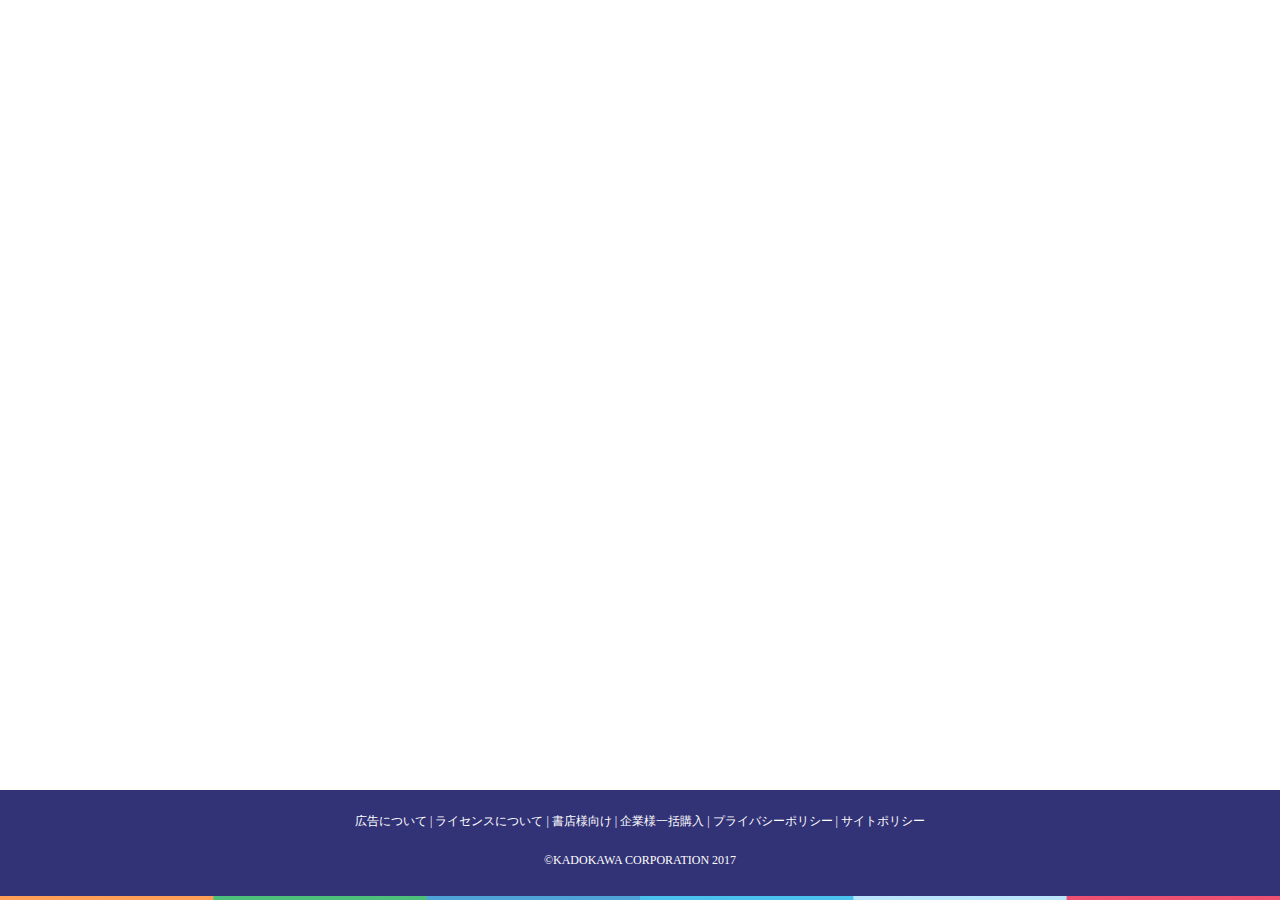
<file: html/bottom.html>
<!DOCTYPE html>
<html lang="en">
<head>
    <meta charset="UTF-8">
    <title></title>
    <link rel="stylesheet" type="text/css" href="../css/bottom.css">
</head>
<body>
    <div class="ui-bottom">
    <!--<div class="ui-bottom-line">-->
    <div class="ui-bottom-word">
        広告について&nbsp|&nbspライセンスについて&nbsp|&nbsp書店様向け&nbsp|&nbsp企業様一括購入&nbsp|&nbspプライバシーポリシー&nbsp|&nbspサイトポリシー
    </div>
    <div class="ui-bottom-word1">
        ©KADOKAWA CORPORATION 2017
    </div>
    <img src="../image/bottom-line.gif" alt="" class="ui-bottom-line">
    <!--</div>-->
    </div>
</body>
</html>
</file>
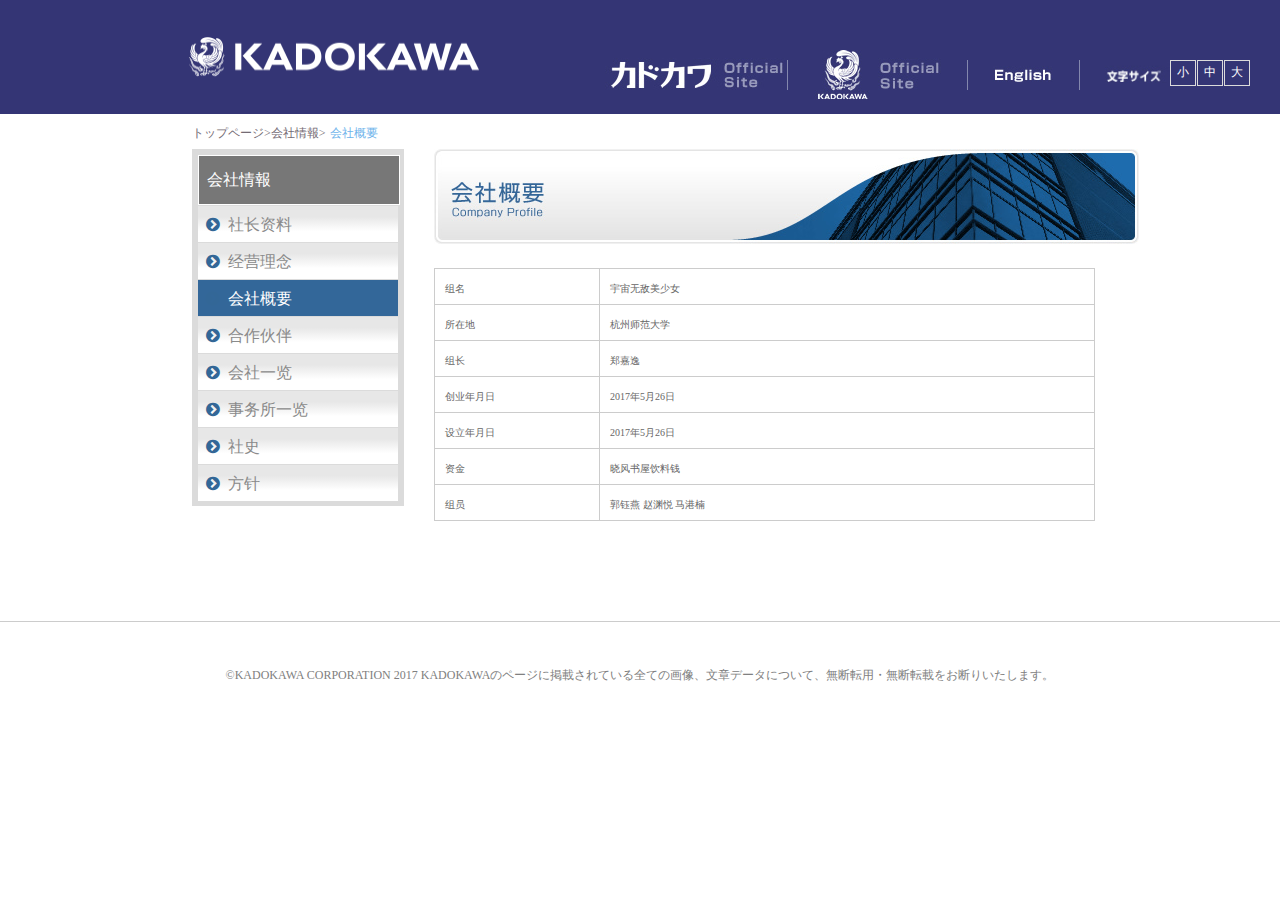
<file: html/groupintro.html>
<!DOCTYPE html>
<html lang="en">
<head>
    <meta charset="UTF-8">
    <title>groupintro</title>
    <link rel="stylesheet" type="text/css" href="../css/groupintro.css">
    <link rel="stylesheet" href="../lib/font-awesome/css/font-awesome.min.css">
    <script type="text/javascript" src="../lib/jquery.js"></script>
    <script type="text/javascript" src="../js/groupintro.js"></script>
    <meta charset="utf-8">
    <meta http-equiv="Content-Type" content="text/html; charset=UTF-8">
    <link rel="shortcut icon" href="../image/logo.ico">
    <title>株式会社KADOKAWA　企業情報｜企業情報・グループ企業情報</title>
    <meta name="viewport" content="width=device-width, initial-scale=1.0, maximum-scale=1">
    <meta http-equiv="X-UA-Compatible" content="IE=edge">
    <link rel='stylesheet' type='text/css' href='../css/intro.css'>
</head>
<body>
    <div class="ui-intro-head">
        <img src="../image/head-logo.png" class="ui-intro-head-logo">
        <a href="http://info.kadokawadwango.co.jp/" target="_blank">
        <figure class="ui-intro-head-item"><img src="../image/intro-head-1.jpg" class="toup toblock1"></figure></a>
        <div class="ui-intro-shuline toblock2"></div>
        <a href="http://www.kadokawa.co.jp/" target="_blank">
        <figure class="ui-intro-head-item"><img src="../image/intro-head-2.jpg" class="toup"></figure></a>
        <div class="ui-intro-shuline"></div>
        <a href="http://ir.kadokawa.co.jp/global/" target="_blank">
        <figure class="ui-intro-head-item"><img src="../image/intro-head-3.jpg" class="toup"></figure></a>
        <div class="ui-intro-shuline"></div>
        <img src="../image/intro-head-4.jpg" class="ui-intro-head-4">
        <div class="ui-intro-head-selectout">
            <a href="#" class="ui-intro-head-select" id="ui-intro-head-select">小</a>
            <a href="#" class="ui-intro-head-select" id="ui-intro-head-select1">中</a>
            <a href="#" class="ui-intro-head-select" id="ui-intro-head-select2">大</a>
        </div>
    </div>

    <div class="ui-head">
    <span class="ui-head-word">トップページ>会社情報></span>
    <span class="ui-head-word2">会社概要</span></div>
    <div class="ui-body">
    <div class="ui-intro">
        <div class="ui-intro-head1"><span class="ui-intro-word">会社情報</div>
        <div class="ui-intro-content"><i class="fa fa-chevron-circle-right"></i>
        <span class="ui-intro-word2">社长资料</span></div>
        <div class="ui-intro-content"><i class="fa fa-chevron-circle-right"></i>
        <span class="ui-intro-word2">经营理念</span></div>
        <div class="ui-intro-content2"><i class="fa fa-chevron-circle-right"></i>
        <span class="ui-intro-word2">会社概要</span></div>
        <div class="ui-intro-content"><i class="fa fa-chevron-circle-right"></i>
        <span class="ui-intro-word2">合作伙伴</span></div>
        <div class="ui-intro-content"><i class="fa fa-chevron-circle-right"></i>
        <span class="ui-intro-word2">会社一览</span></div>
        <div class="ui-intro-content"><i class="fa fa-chevron-circle-right"></i>
        <span class="ui-intro-word2">事务所一览</span></div>
        <div class="ui-intro-content"><i class="fa fa-chevron-circle-right"></i>
        <span class="ui-intro-word2">社史</span></div>
        <div class="ui-intro-content"><i class="fa fa-chevron-circle-right"></i>
        <span class="ui-intro-word2">方针</span></div>
    </div>
    <div class="ui-main">
        <img src="../image/groupintro-outline.jpg" alt="">
        <div class="ui-main-chart">
            <div class="ui-main-chart-cont">
                <div class="ui-main-chart-cont-tit"><span class="ui-main-word">组名</span></div>
                <div class="ui-main-chart-cont-msg"><span class="ui-main-word">宇宙无敌美少女</span></div>
            </div>
            <div class="ui-main-chart-cont">
                <div class="ui-main-chart-cont-tit"><span class="ui-main-word">所在地</span></div>
                <div class="ui-main-chart-cont-msg"><span class="ui-main-word">杭州师范大学</span></div>
            </div>
            <div class="ui-main-chart-cont">
                <div class="ui-main-chart-cont-tit"><span class="ui-main-word">组长</span></div>
                <div class="ui-main-chart-cont-msg"><span class="ui-main-word">郑嘉逸</span></div>
            </div>
            <div class="ui-main-chart-cont">
                <div class="ui-main-chart-cont-tit"><span class="ui-main-word">创业年月日</span></div>
                <div class="ui-main-chart-cont-msg"><span class="ui-main-word">2017年5月26日</span></div>
            </div>
            <div class="ui-main-chart-cont">
                <div class="ui-main-chart-cont-tit"><span class="ui-main-word">设立年月日</span></div>
                <div class="ui-main-chart-cont-msg"><span class="ui-main-word">2017年5月26日</span></div>
            </div>
            <div class="ui-main-chart-cont">
                <div class="ui-main-chart-cont-tit"><span class="ui-main-word">资金</span></div>
                <div class="ui-main-chart-cont-msg"><span class="ui-main-word">晓风书屋饮料钱<span></div>
            </div>
            <div class="ui-main-chart-cont">
                <div class="ui-main-chart-cont-tit"><span class="ui-main-word">组员</span></div>
                <div class="ui-main-chart-cont-msg"><span class="ui-main-word">郭钰燕 赵渊悦 马港楠</span></div>
            </div>
        </div>
    </div>
    </div>
    <object style="" type="text/x-scriptlet" data="../html/intro-buttom.html" width=100% height=110 class="bottom">
    </object>

</body>
</html>
</file>
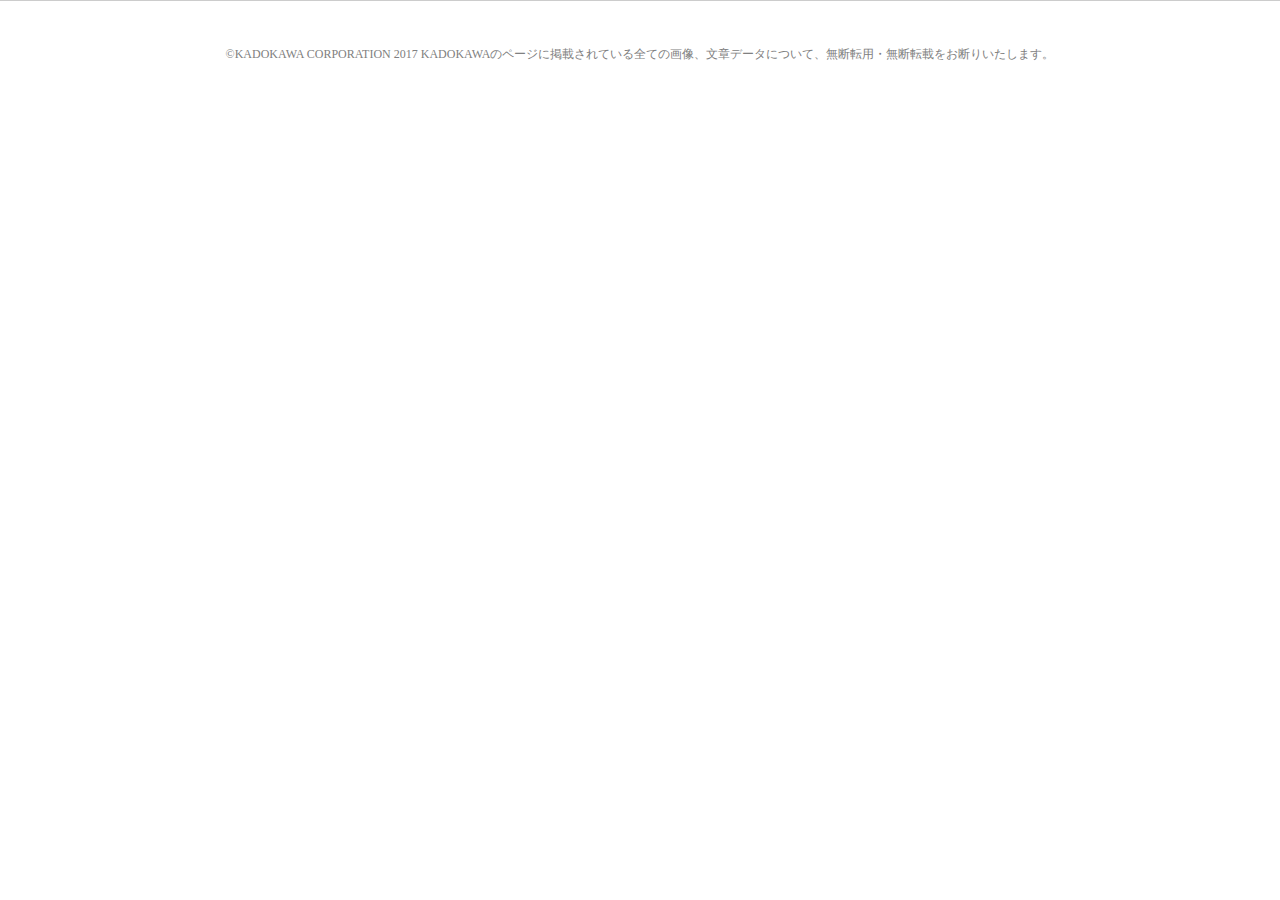
<file: html/intro-buttom.html>
<!DOCTYPE html>
<html>
	<head>
		<meta charset="utf-8">
		<meta http-equiv="Content-Type" content="text/html; charset=UTF-8">
        <meta name="viewport" content="width=device-width, initial-scale=1.0, maximum-scale=1">
		<meta http-equiv="X-UA-Compatible" content="IE=edge">
		<link rel="stylesheet" href="../lib/font-awesome/css/font-awesome.min.css">
		<link rel='stylesheet' type='text/css' href='../css/intro-buttom.css'>
	
	</head>
	<body>
	 <div class="ui-intro-buttom">©KADOKAWA CORPORATION 2017
KADOKAWAのページに掲載されている全ての画像、文章データについて、無断転用・無断転載をお断りいたします。</div>
	</body>
	</html>
</file>
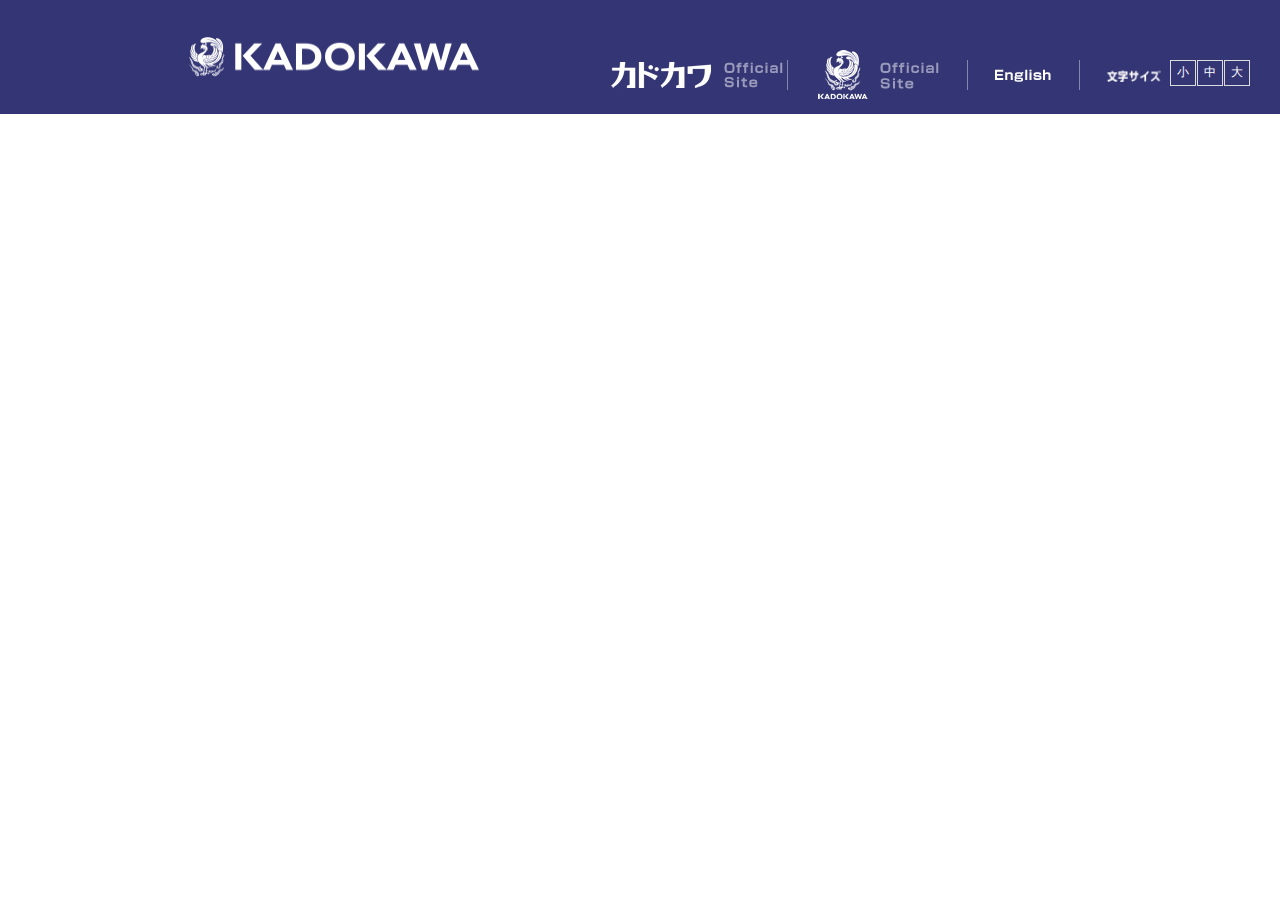
<file: html/intro.html>
<!DOCTYPE html>
<html>
	<head>
		<meta charset="utf-8">
		<meta http-equiv="Content-Type" content="text/html; charset=UTF-8">
        <link rel="shortcut icon" href="../image/logo.ico">
        <title>株式会社KADOKAWA　企業情報｜企業情報・グループ企業情報</title>
        <meta name="viewport" content="width=device-width, initial-scale=1.0, maximum-scale=1">
		<meta http-equiv="X-UA-Compatible" content="IE=edge">
		<link rel="stylesheet" href="../lib/font-awesome/css/font-awesome.min.css">
		<link rel='stylesheet' type='text/css' href='../css/intro.css'>
	</head>
	<body>
	<!-- head -->
    <div class="ui-intro-head">
    	<img src="../image/head-logo.png" class="ui-intro-head-logo">
    	<a href="http://info.kadokawadwango.co.jp/" target="_blank">
    	<figure class="ui-intro-head-item"><img src="../image/intro-head-1.jpg" class="toup toblock1"></figure></a>
    	<div class="ui-intro-shuline toblock2"></div>
    	<a href="http://www.kadokawa.co.jp/" target="_blank">
    	<figure class="ui-intro-head-item"><img src="../image/intro-head-2.jpg" class="toup"></figure></a>
    	<div class="ui-intro-shuline"></div>
    	<a href="http://ir.kadokawa.co.jp/global/" target="_blank">
    	<figure class="ui-intro-head-item"><img src="../image/intro-head-3.jpg" class="toup"></figure></a>
    	<div class="ui-intro-shuline"></div>
    	<img src="../image/intro-head-4.jpg" class="ui-intro-head-4">
    	<div class="ui-intro-head-selectout">
    		<a href="#" class="ui-intro-head-select">小</a>
    		<a href="#" class="ui-intro-head-select">中</a>
    		<a href="#" class="ui-intro-head-select">大</a>
    	</div>
    </div>

	</body>
	</html>
	<script type="text/javascript" src="../lib/jquery.js"></script>
	<script type="text/javascript" src="../lib/bootstrap/js/bootstrap.js"></script>
</file>
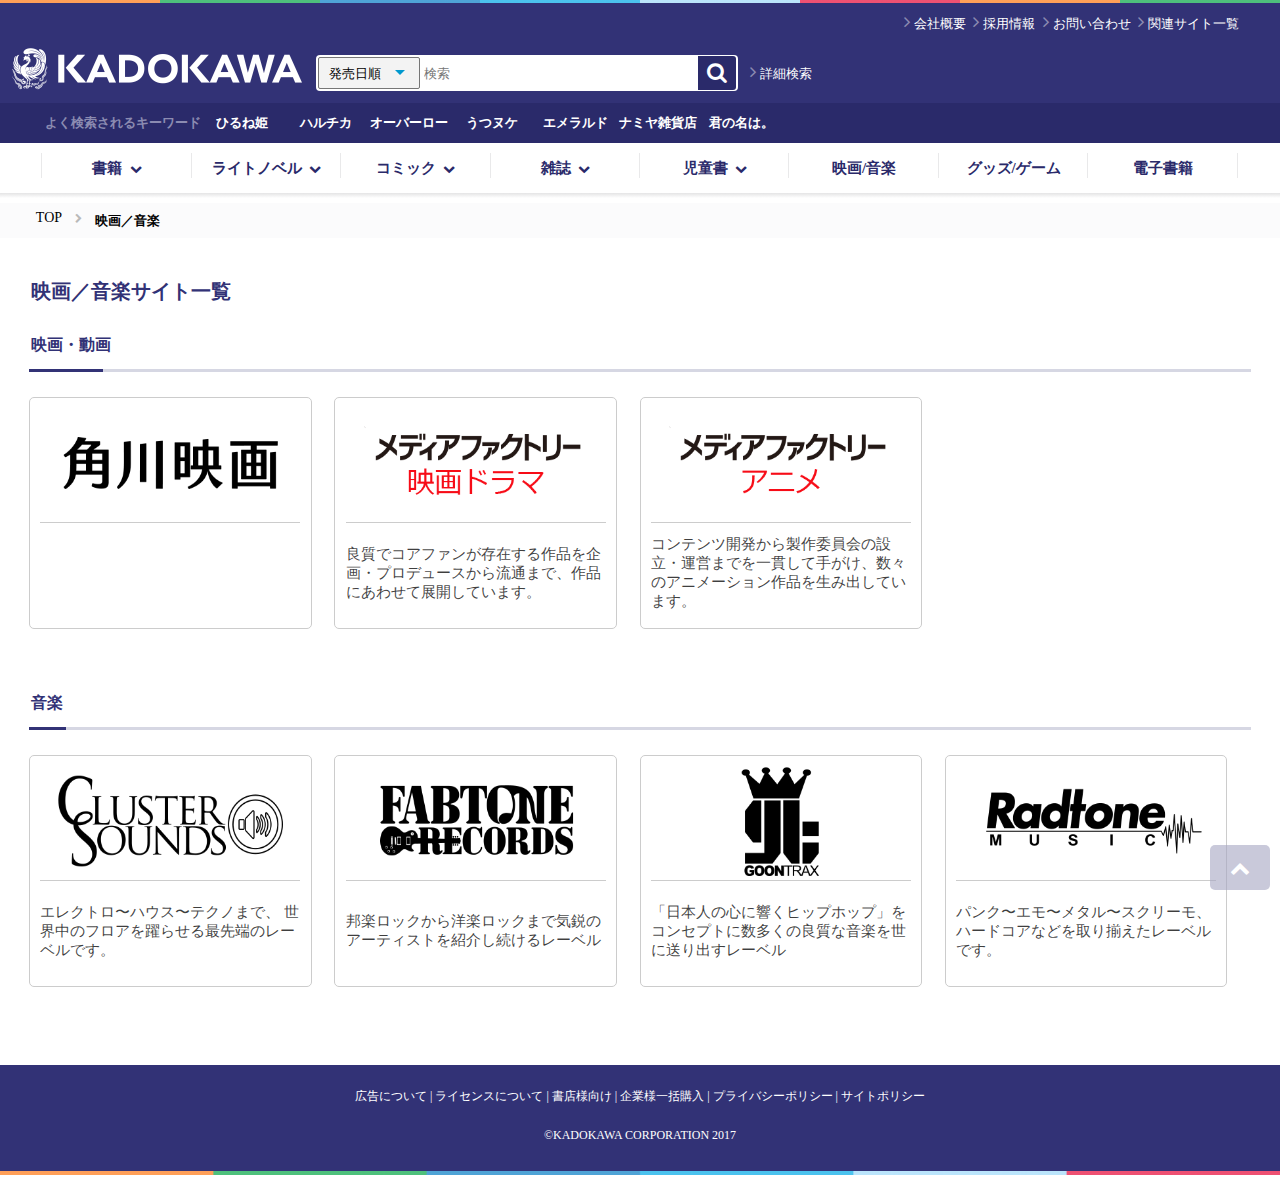
<file: html/movie.html>
<!DOCTYPE html>
<html>
	<head>
		<meta charset="utf-8">
		<meta http-equiv="Content-Type" content="text/html; charset=UTF-8">
        <meta name="author" content="KADOKAWA CORPORATION">
        <meta name="description" content="株式会社KADOKAWAオフィシャルサイト｜映画/音楽">
        <meta name="keywords" content="株式会社KADOKAWAオフィシャルサイト,映画/アニメ/ドラマ,歌ってみたの本,角川書店アニメーション,角川映画（今後の発売タイトルリスト）,角川映画,CLUSTER SOUNDS,GOON TRAX,CD＆DLでーた,FABTONE RECORDS,メディアファクトリーアニソン,メディアファクトリーアニメ,メディアファクトリー実写・ドラマ,RADTONE MUSIC">
        <link rel="shortcut icon" href="../image/logo.ico">
        <title>カテゴリ-映画/音楽 | KADOKAWA</title>
        <meta name="viewport" content="width=device-width, initial-scale=1.0, maximum-scale=1">


		<meta http-equiv="X-UA-Compatible" content="IE=edge">
		<link rel="stylesheet" href="../lib/font-awesome/css/font-awesome.min.css">
		<link rel='stylesheet' type='text/css' href='../css/movie.css'>
        <link rel='stylesheet' type='text/css' href='../css/head.css'>
        <link rel='stylesheet' type='text/css' href='../css/pagetop.css'>
	</head>
	<body>
    <div class="ui-head-topcolor"></div>
    <div class="ui-head-outline">
        <div class="ui-head-firstline"> 
            <i class="fa fa-angle-right anstyle"></i><a href="groupintro.html">会社概要</a>
            <i class="fa fa-angle-right anstyle"></i><a href="http://ir.kadokawa.co.jp/recruit/" target="_blank fonstyle">採用情報</a>
            <i class="fa fa-angle-right anstyle"></i><a href="http://www.kadokawa.co.jp/support/">お問い合わせ</a>
            <i class="fa fa-angle-right anstyle"></i><a href="http://www.kadokawa.co.jp/similarsites/">関連サイト一覧</a>
        </div>
        <div class="ui-head-secondline">
            <a href="index.html"><img src="../image/head-logo.png" class="picstyle"></a>
            <div class="ui-head-search-out">
                <form action="search-result.html" id="pcHeaderSearchForm">
                    <div class="ui-head-search">
                        <span class="ui-head-search-area">
                            <select class="ui-head-search-order" name="sort">
                                <option value="0">発売日順　　</option>
                                <option value="1">関連度順　</option>
                            </select>
                            <b></b>
                            <input type="search" name="kw" class="ui-head-search-input" placeholder="検索" maxlength="50">
                        </span>
                        <button type="button" class="fa fa-search fa-lg" id="searchstyle" style="cursor:pointer"></button>
                    </div>
                </form>
                <a class="btn-head-search" href="search.html"><i class="fa fa-angle-right anstyle"></i>詳細検索</a>
            </div>
        </div>
        <div class="ui-head-thirdline">
            <span class="ui-head-thirdline-font1">よく検索されるキーワード</span>   
            <a href="http://www.kadokawa.co.jp/product/search/?kw=%E3%81%B2%E3%82%8B%E3%81%AD%E5%A7%AB" class="ui-head-thirdline-block">ひるね姫</a>
            <a href="/pr/b2/haruchika/" class="ui-head-thirdline-block">ハルチカ</a>
            <a href="http://www.kadokawa.co.jp/product/search/?kw=%E3%82%AA%E3%83%BC%E3%83%90%E3%83%BC%E3%83%AD%E3%83%BC%E3%83%89" class="ui-head-thirdline-block">オーバーロード</a>
            <a href="/product/321507000404/" class="ui-head-thirdline-block">うつヌケ</a><a href="/product/search/?kw=%E3%82%A8%E3%83%A1%E3%83%A9%E3%83%AB%E3%83%89&mgenre=23" class="ui-head-thirdline-block">エメラルド</a>
            <a href="/product/search/?kw=ナミヤ雑貨店" class="ui-head-thirdline-block">ナミヤ雑貨店</a>
            <a href="/product/search/?kw=%E5%90%9B%E3%81%AE%E5%90%8D%E3%81%AF%E3%80%82" class="ui-head-thirdline-block">君の名は。</a> 
        </div>
    </div>

    <nav class="ui-head-contents">
        <ul id="block"></ul>
        <ul id="head-contents-sub">
            <div class="shuline"></div>
            <li><a href="#" class="drop" id="drop1">書籍<i class="fa fa-chevron-down contstyle"></i></a></li>
            <div class="shuline"></div>
            <li><a href="#" class="drop" id="drop2">ライトノベル<i class="fa fa-chevron-down contstyle"></i></a></li>
            <div class="shuline"></div>
            <li><a href="#" class="drop" id="drop3">コミック<i class="fa fa-chevron-down contstyle"></i></a></li>
            <div class="shuline"></div>
            <li><a href="#" class="drop" id="drop4">雑誌<i class="fa fa-chevron-down contstyle"></i></a></li>
            <div class="shuline"></div>
            <li><a href="#" class="drop" id="drop5">児童書<i class="fa fa-chevron-down contstyle"></i></a></li>
            <div class="shuline"></div>
            <li><a href="movie.html" class="drop" id="drop6">映画/音楽</a></li>
            <div class="shuline"></div>
            <li><a href="http://www.kadokawa.co.jp/category/goodsgame/" class="drop">グッズ/ゲーム</a></li>
            <div class="shuline"></div>
            <li><a href="http://ebook.kadokawa.co.jp/" target="_blank" class="drop">電子書籍</a></li>
            <div class="shuline"></div>
        </ul>
        <ul id="block"></ul>
    </nav>
    <div class="ui-head-line"></div>

    <!--   button1目录 -->
    <div class="ui-drop">
        <div class="ui-drop-firstline">
            <a href="book_list.html" class="whitefont"><i class="fa fa-caret-right littletittle"></i> 書籍トップ</a>
        </div>  
        <div class="grayline"></div>
        <div class="ui-drop-secondline">
            <div class="whitefont">新刊から探す</div>
            <div class="ui-drop-secondline-link">
                <ul style="list-style-type:none">
                    <li><i class="fa fa-chevron-right blu"></i> <a href="search-result.html"><span>新刊一覧</span></a></li>
                </ul>
            </div>
        </div>
        <div class="grayline"></div>
        <div class="ui-drop-thirdline">
            <div class="ui-drop-thirdline-title">
                <div class="whitefont">ジャンルから探す</div>
            </div>
            <div class="ui-drop-thirdline-link">
                <ul class="ui-drop-thirdline-link-line" style="list-style-type:none">
                    <li class="grayll"><i class="fa fa-chevron-right blu"></i> <a href="search-result.html"><span>小説・エッセイ</span></a></li>
                    <li class="grayll"><i class="fa fa-chevron-right  blu"></i> <a href="search-result.html"><span>コミックエッセイ</span></a></li>
                    <li class="grayll"><i class="fa fa-chevron-right  blu"></i> <a href="search-result.html"><span>ノンフィクション</span></a></li>
                    <li class="grayll"><i class="fa fa-chevron-right  blu"></i> <a href="search-result.html"><span>人文・社会・自然科学</span></a></li>
                    <li class="grayll"><i class="fa fa-chevron-right blu"></i> <a href="search-result.html"><span>ビジネス</span></a></li>
                    <li class="grayll"><i class="fa fa-chevron-right   blu"></i> <a href="search-result.html"><span>実用</span></a></li>
                    <li class="grayll"><i class="fa fa-chevron-right   blu"></i> <a href="search-result.html"><span>学習参考書</span></a></li
                        ><li class="grayll"><i class="fa fa-chevron-right  blu"></i> <a href="search-result.html"><span>学習書</span></a></li>
                        <li class="sss"><i class="fa fa-chevron-right   blu"></i> <a href="search-result.html"><span>趣味</span></a></li>
                        <li><i class="fa fa-chevron-right blu"></i> <a href="search-result.html"><span>イラスト集・写真集</span></a></li>
                        <li><i class="fa fa-chevron-right  blu"></i> <a href="search-result.html"><span>図鑑・事典・辞書・語学</span></a></li>
                        <li><i class="fa fa-chevron-right  blu"></i> <a href="search-result.html"><span>全集</span></a></li>
                    </ul>
                </div>
            </div>
            <div class="grayline"></div>
            <div class="ui-drop-forthline">
                <div class="ui-drop-forthline-title">
                    <div class="whitefont">レーベルから探す</div>
                </div>
                <div class="ui-drop-forthline-link">
                    <ul class="ui-drop-thirdline-link-line mi" style="list-style-type:none">
                        <li><a href="search-result.html">角川ソフィア文庫</a></li>
                        <li><a href="search-result.html">角川文庫</a></li>
                        <li><a href="search-result.html">角川文庫（海外）</a></li>
                        <li><a href="search-result.html">角川ホラー文庫</a></li>
                        <li><a href="search-result.html">角川文庫キャラクター文芸</a></li>
                        <li><a href="search-result.html">角川新書</a></li>
                        <li><a href="search-result.html">角川選書</a></li>
                        <li><a href="search-result.html">新人物文庫</a></li>
                        <li><a href="search-result.html">中経の文庫</a></li>
                        <li><a href="search-result.html">年賀状</a></li>
                        <li><a href="search-result.html">富士見L文庫</a></li>
                        <li><a href="search-result.html">富士見新時代小説文庫</a></li>
                        <li><a href="search-result.html">幽ブックス</a></li>
                        <li><a href="search-result.html">MF文庫ダ・ヴィンチ</a></li>
                        <li><a href="search-result.html">TECHGIAN STYLE</a></li>
                        <li><a href="search-result.html">ダ・ヴィンチブックス</a></li>
                        <li><a href="search-result.html">メディアワークス文庫</a></li>
                    </ul>
                </div>
            </div>
        </div>

        <!--  2butto目录 -->
        <div class="ui-drop2">
            <div class="ui-drop-firstline">
                <a href="book_list.html" class="whitefont"><i class="fa fa-caret-right littletittle"></i> ライトノベルトップ</a>
            </div>  
            <div class="grayline"></div>
            <div class="ui-drop-secondline">
                <div class="whitefont">新刊から探す</div>
                <div class="ui-drop-secondline-link">
                    <ul style="list-style-type:none">
                        <li><i class="fa fa-chevron-right blu"></i> <a href="search-result.html"><span>新刊一覧</span></a></li>
                    </ul>
                </div>
            </div>
            <div class="grayline"></div>
            <div class="ui-drop2-thirdline">
                <div class="ui-drop2-thirdline-title">
                    <div class="whitefont">ジャンルから探す</div>
                </div>
                <div class="ui-drop2-thirdline-link">
                    <ul class="ui-drop2-thirdline-link-line" style="list-style-type:none">
                        <li><i class="fa fa-chevron-right blu"></i> <a href="search-result.html"><span>青年ライトノベル</span></a></li>
                        <li><i class="fa fa-chevron-right  blu"></i> <a href="search-result.html"><span>女性ライトノベル</span></a></li>
                        <li><i class="fa fa-chevron-right  blu"></i> <a href="search-result.html"><span>BL</span></a></li>
                        <li><i class="fa fa-chevron-right  blu"></i> <a href="search-result.html"><span>TL</span></a></li>
                    </ul>
                </div>
            </div>
            <div class="grayline"></div>
            <div class="ui-drop-forthline">
                <div class="ui-drop-forthline-title">
                    <div class="whitefont">レーベルから探す</div>
                </div>
                <div class="ui-drop-forthline-link">
                    <ul class="ui-drop-thirdline-link-line mi" style="list-style-type:none">
                        <li><a href="search-result.html">角川スニーカー文庫</a></li>
                        <li><a href="search-result.html">角川ビーンズ文庫</a></li>
                        <li><a href="search-result.html">角川ルビー文庫</a></li>
                        <li><a href="search-result.html">電撃ゲーム文庫</a></li>
                        <li><a href="search-result.html">電撃文庫</a></li>
                        <li><a href="search-result.html">富士見ドラゴンブック</a></li>
                        <li><a href="search-result.html">富士見ファンタジア文庫</a></li>
                        <li><a href="search-result.html">魔法のiらんど</a></li>
                        <li><a href="search-result.html">魔法のiらんど文庫</a></li>
                        <li><a href="search-result.html">B-PRINCE文庫</a></li>
                        <li><a href="search-result.html">KCG文庫</a></li>
                        <li><a href="search-result.html">MFブックス</a></li>
                        <li><a href="search-result.html">MF文庫J</a></li>
                        <li><a href="search-result.html">NOVEL 0</a></li>
                        <li><a href="search-result.html">カドカワBOOKS</a></li>
                        <li><a href="search-result.html">ジュエル文庫</a></li>
                        <li><a href="search-result.html">ビーズログ文庫</a></li>
                        <li><a href="search-result.html">ビーズログ文庫アリス</a></li>
                        <li><a href="search-result.html">ファミ通文庫</a></li>
                        <li><a href="search-result.html">フルール文庫　ルージュライン</a></li>
                    </ul>
                </div>
            </div>
        </div>

        <!-- 3button目录 -->
        <div class="ui-drop3">
            <div class="ui-drop-firstline">
                <a href="book_list.html" class="whitefont"><i class="fa fa-caret-right littletittle"></i> コミックトップ</a>
            </div>  
            <div class="grayline"></div>
            <div class="ui-drop-secondline">
                <div class="whitefont">新刊から探す</div>
                <div class="ui-drop-secondline-link">
                    <ul style="list-style-type:none">
                        <li><i class="fa fa-chevron-right blu"></i> <a href="search-result.html"><span>新刊一覧</span></a></li>
                    </ul>
                </div>
            </div>
            <div class="grayline"></div>
            <div class="ui-drop-thirdline">
                <div class="ui-drop-thirdline-title">
                    <div class="whitefont">ジャンルから探す</div>
                </div>
                <div class="ui-drop3-thirdline-link">
                    <ul class="ui-drop3-thirdline-link-line" style="list-style-type:none">
                        <li class="grayll"><i class="fa fa-chevron-right blu"></i> <a href="search-result.html"><span>少年コミック</span></a></li>
                        <li class="grayll"><i class="fa fa-chevron-right  blu"></i> <a href="search-result.html"><span>少女コミック</span></a></li>
                        <li class="grayll"><i class="fa fa-chevron-right  blu"></i> <a href="search-result.html"><span>青年コミック</span></a></li>
                        <li class="grayll"><i class="fa fa-chevron-right  blu"></i> <a href="search-result.html"><span>女性コミック</span></a></li>
                        <li><i class="fa fa-chevron-right  blu"></i> <a href="search-result.html"><span>BLコミック</span></a></li>
                    </ul>
                </div>
            </div>
            <div class="grayline"></div>
            <div class="ui-drop3-forthline">
                <div class="ui-drop3-forthline-title">
                    <div class="whitefont">レーベルから探す</div>
                </div>
                <div class="ui-drop3-forthline-link">
                    <ul class="ui-drop-thirdline-link-line mi" style="list-style-type:none">
                        <li><a href="search-result.html">角川コミックス・エース</a></li>
                        <li><a href="search-result.html">角川コミックス・エースエクストラ</a></li>
                        <li><a href="search-result.html">電撃コミックス</a></li>
                        <li><a href="search-result.html">電撃コミックスEX</a></li>
                        <li><a href="search-result.html">電撃コミックスNEXT</a></li>
                        <li><a href="search-result.html">電撃ジャパンコミックス</a></li>
                        <li><a href="search-result.html">魔法のiらんどコミックス</a></li>
                        <li><a href="search-result.html">B's-LOG COMICS</a></li>
                        <li><a href="search-result.html">B's-LOVELY COMICS</a></li>
                        <li><a href="search-result.html">CVSコミックス</a></li>
                        <li><a href="search-result.html">MCコミックス</a></li>
                        <li><a href="search-result.html">MFC キューンシリーズ</a></li>
                        <li><a href="search-result.html">MFC ジーンピクシブシリーズ</a></li>
                        <li><a href="search-result.html">MFコミックス</a></li>
                        <li><a href="search-result.html">MFコミックス アライブシリーズ</a></li>
                        <li><a href="search-result.html">MFコミックス ジーンシリーズ</a></li>
                        <li><a href="search-result.html">MFコミックス フラッパーシリーズ</a></li>
                        <li><a href="search-result.html">あすかコミックス</a></li>
                        <li><a href="search-result.html">あすかコミックスCL-DX</a></li>
                        <li><a href="search-result.html">あすかコミックスDX</a></li>
                        <li><a href="search-result.html">シルフコミックス</a></li>
                        <li><a href="search-result.html">ドラゴンコミックスエイジ</a></li>
                        <li><a href="search-result.html">ビームコミックス</a></li>
                        <li><a href="search-result.html1">ファミ通クリアコミックス</a></li>
                        <li><a href="search-result.html">フルールコミックス</a></li>
                        <li><a href="search-result.html">ニュータイプ100%コミックス</a></li>
                    </ul>
                </div>
            </div>
        </div>

        <!-- 4button目录 -->
        <div class="ui-drop4">
            <div class="ui-drop-firstline">
                <a href="book_list.html" class="whitefont"><i class="fa fa-caret-right littletittle"></i> 雑誌トップ</a>
            </div>  
            <div class="grayline"></div>
            <div class="ui-drop-secondline">
                <div class="whitefont">新刊から探す</div>
                <div class="ui-drop-secondline-link">
                    <ul style="list-style-type:none">
                        <li><i class="fa fa-chevron-right blu"></i> <a href="search-result.html"><span>新刊一覧</span></a></li>
                    </ul>
                </div>
            </div>
            <div class="grayline"></div>
            <div class="ui-drop3-thirdline">
                <div class="ui-drop4-thirdline-title">
                    <div class="whitefont">ジャンルから探す</div>
                </div>
                <div class="ui-drop3-thirdline-link">
                    <ul class="ui-drop3-thirdline-link-line" style="list-style-type:none">
                        <li class="grayll"><i class="fa fa-chevron-right blu"></i> <a href="search-result.html"><span>情報誌</span></a></li>
                        <li class="grayll"><i class="fa fa-chevron-right  blu"></i> <a href="search-result.html"><span>実用誌</span></a></li>
                        <li class="grayll"><i class="fa fa-chevron-right  blu"></i> <a href="search-result.html"><span>男性コミック誌</span></a></li>
                        <li class="grayll"><i class="fa fa-chevron-right  blu"></i> <a href="search-result.html"><span>女性コミック誌</span></a></li>
                        <li><i class="fa fa-chevron-right  blu"></i> <a href="search-result.html"><span>ゲーム誌</span></a></li>
                        <li><i class="fa fa-chevron-right  blu"></i> <a href="search-result.html"><span>児童誌</span></a></li>
                        <li><i class="fa fa-chevron-right  blu"></i> <a href="search-result.html"><span>文芸誌</span></a></li>
                        <li><i class="fa fa-chevron-right  blu"></i> <a href="search-result.html"><span>教育誌・その他</span></a></li>
                    </ul>
                </div>
            </div>
            <div class="grayline"></div>
            <div class="ui-drop4-forthline">
                <div class="ui-drop4-forthline-title">
                    <div class="whitefont">レーベルから探す</div>
                </div>
                <div class="ui-drop4-forthline-link">
                    <ul class="ui-drop-thirdline-link-line mi" style="list-style-type:none">
                        <li><a href="search-result.html">3分クッキング</a></li>
                        <li><a href="search-result.html">B's-LOG</a></li>
                        <li><a href="search-result.html">CD&DLでーた</a></li>
                        <li><a href="search-result.html">CIEL</a></li>
                        <li><a href="search-result.html">DENGEKI Girl'sStyle</a></li><li><a href="search-result.html">DVD＆ブルーレイでーた</a></li>
                        <li><a href="search-result.html">Mei</a></li>
                        <li><a href="search-result.html">spoon.</a></li>
                        <li><a href="search-result.html">TECH GIAN</a></li>
                        <li><a href="search-result.html">VOICE Newtype</a></li>
                        <li><a href="search-result.html">ウォーカームック</a></li>
                        <li><a href="search-result.html">ラーメンウォーカー</a></li>
                        <li><a href="search-result.html">横浜ウォーカー</a></li>
                        <li><a href="search-result.html">関西ウォーカー</a></li>
                        <li><a href="search-result.html">九州ウォーカー</a></li>
                        <li><a href="search-result.html">東海ウォーカー</a></li>
                        <li><a href="search-result.html">東京ウォーカー</a></li>
                        <li><a href="search-result.html">福岡ウォーカー</a></li>
                        <li><a href="search-result.html">北海道ウォーカー</a></li>
                        <li><a href="search-result.html">エンタミクス</a></li>
                        <li><a href="search-result.html">ガンダムエース</a></li>
                        <li><a href="search-result.html">キャラぱふぇ</a></li>
                        <li><a href="search-result.html">コンプティーク</a></li>
                        <li><a href="search-result.html">ザテレビジョン</a></li>
                        <li><a href="search-result.html">月刊ザテレビジョン</a></li>
                        <li><a href="search-result.html">サラブレ</a></li>
                        <li><a href="search-result.html">ダ・ヴィンチ</a></li>
                        <li><a href="search-result.html">てれびげーむマガジン</a></li>
                        <li><a href="search-result.html">ドラゴンマガジン</a></li>
                        <li><a href="search-result.html">ハルタ</a></li>
                        <li><a href="search-result.html">ぴこぷり</a></li>
                        <li><a href="search-result.html">ヤングエース</a></li>
                        <li><a href="search-result.html">レタスクラブ</a></li>
                        <li><a href="search-result.html">レタスクラブMOOK</a></li>
                        <li><a href="search-result.html">歌ってみたの本</a></li>
                        <li><a href="search-result.html">花時間</a></li>
                        <li><a href="search-result.html">月刊ASUKA</a></li>
                        <li><a href="search-result.html">月刊コミックアライブ</a></li>
                        <li><a href="search-result.html">月刊コミックキューン</a></li>
                        <li><a href="search-result.html">月刊コミックジーン</a></li>
                        <li><a href="search-result.html">月刊コミックビーム</a></li>
                        <li><a href="search-result.html">月刊コミックフラッパー</a></li>
                        <li><a href="search-result.html">月刊コミック電撃大王</a></li>
                        <li><a href="search-result.html">月刊コンプエース</a></li>
                        <li><a href="search-result.html">月刊ニュータイプ</a></li>
                        <li><a href="search-result.html">月刊ブシロード</a></li>
                        <li><a href="search-result.html">月刊少年エース</a></li>
                        <li><a href="search-result.html">月刊星ナビ</a></li>
                        <li><a href="search-result.html">週刊ファミ通</a></li>
                        <li><a href="search-result.html">小説 野性時代</a></li>
                        <li><a href="search-result.html">短歌</a></li>
                        <li><a href="search-result.html1">電撃G's magazine</a></li>
                        <li><a href="search-result.html">電撃G'sコミック</a></li>
                        <li><a href="search-result.html">電撃Nintendo</a></li>
                        <li><a href="search-result.html">電撃PlayStation</a></li>
                        <li><a href="search-result.html">電撃文庫MAGAZINE</a></li>
                        <li><a href="search-result.html">コミック電撃だいおうじ</a></li>
                        <li><a href="search-result.html">電撃マオウ</a></li>
                        <li><a href="search-result.html">電撃萌王</a></li>
                        <li><a href="search-result.html">娘TYPE</a></li>
                        <li><a href="search-result.html">俳句</a></li>
                        <li><a href="search-result.html">別冊カドカワ</a></li>
                        <li><a href="search-result.html">本の旅人</a></li>
                        <li><a href="search-result.html">毎日が発見</a></li>
                        <li><a href="search-result.html">幽</a></li>
                        <li><a href="search-result.html">歴史読本</a></li>

                    </ul>
                </div>
            </div>
        </div>

        <!-- 5butto目录 -->
        <div class="ui-drop5">
            <div class="ui-drop-firstline">
                <a href="book_list.html" class="whitefont"><i class="fa fa-caret-right littletittle"></i> 児童書トップ</a>
            </div>  
            <div class="grayline"></div>
            <div class="ui-drop-secondline">
                <div class="whitefont">新刊から探す</div>
                <div class="ui-drop-secondline-link">
                    <ul style="list-style-type:none">
                        <li><i class="fa fa-chevron-right blu"></i> <a href="search-result.html"><span>新刊一覧</span></a></li>
                    </ul>
                </div>
            </div>
            <div class="grayline"></div>
            <div class="ui-drop3-thirdline">
                <div class="ui-drop4-thirdline-title">
                    <div class="whitefont">ジャンルから探す</div>
                </div>
                <div class="ui-drop3-thirdline-link">
                  <ul class="ui-drop3-thirdline-link-line" style="list-style-type:none">
                    <li class="grayll"><i class="fa fa-chevron-right blu"></i> <a href="search-result.html"><span>絵本</span></a></li>
                    <li class="grayll"><i class="fa fa-chevron-right  blu"></i> <a href="search-result.html"><span>読み物</span></a></li>
                    <li class="grayll"><i class="fa fa-chevron-right  blu"></i> <a href="search-result.html"><span>図鑑・辞典</span></a></li>
                    <li class="grayll"><i class="fa fa-chevron-right  blu"></i> <a href="search-result.html"><span>英語の本＆絵本・学習</span></a></li>
                    <li><i class="fa fa-chevron-right  blu"></i> <a href="search-result.html"><span>まんが学習書</span></a></li>
                    <li><i class="fa fa-chevron-right blu"></i> <a href="search-result.html"><span>ムック・趣味</span></a></li>
                    <li><i class="fa fa-chevron-right   blu"></i> <a href="search-result.html"><span>ゲーム</span></a></li>
                    <li><i class="fa fa-chevron-right   blu"></i> <a href="search-result.html"><span>知育</span></a></li>
                </ul>
            </div>
        </div>
        <div class="grayline"></div>
        <div class="ui-drop5-forthline">
            <div class="ui-drop5-forthline-title">
                <div class="whitefont">レーベルから探す</div>
            </div>
            <div class="ui-drop5-forthline-link">
                <ul class="ui-drop-thirdline-link-line mi" style="list-style-type:none">
                    <li><a href="search-result.html">角川つばさ文庫</a></li><li><a href="search-result.html">角川まんが学習シリーズ</a></li><li><a href="search-result.html">海外児童書</a></li>
                </ul>
            </div>
        </div>
    </div>
    
    <!-- 网页内容 -->
    <!-- 映画 -->
    <div class="pagetop">
        <i class="fa fa-chevron-up"></i>
    </div>
    <div class="ui-movie-head">
        <ul>
            <li class="ui-movie-head-top"><a href="index.html">TOP</a></li>
            <li class="fa fa-chevron-right chefont"></li>
            <li class="ui-movie-head-font">映画／音楽</li>
        </ul>
    </div>

    <h1 class="ui-movie-firsttitle">映画／音楽サイト一覧</h1>
    <h2 class="ui-movie-firsttitle-item">映画・動画</h2>
    <div class="ui-movie-grayoutline">
        <div class="ui-movie-grayline">
            <div class="ui-movie-blueline"></div>
        </div>
    </div>
    <div class="ui-movie-itemoutline">
        <div class="ui-movie-item"><a href="http://www.kadokawa-pictures.jp/" target="_blank">
            <figure class="ui-movie-item-top"><img src="../image/movie-jiaochuan.png" width="260" height="110" alt="角川映画"><div class="ui-movie-item-line"></div></figure></a>
        </div>
        <div class="ui-movie-item"><a href="http://mediafactory.jp/Form/Product/ProductList.aspx?shop=0&cat=075&swrd=&cicon=&min=&max=&sort=&img=&udns=&dosp=" target="_blank">
            <figure class="ui-movie-item-top"><img src="../image/movie-draw.png " width="260" height="110" alt="メディアファクトリー<実写・ドラマ>"><div class="ui-movie-item-line"></div></figure>
            <div class="ui-movie-item-buttom">良質でコアファンが存在する作品を企画・プロデュースから流通まで、作品にあわせて展開しています。</div></a>
        </div>
        <div class="ui-movie-item">
            <a href="http://mediafactory.jp/Form/Product/ProductList.aspx?shop=0&cat=010&swrd=&cicon=&min=&max=&sort=&img=&udns=&dosp=" target="_blank">
                <figure class="ui-movie-item-top"><img src="../image/movie-lin1-3.png" width="260" height="110" alt="メディアファクトリー<アニメ>""><div class="ui-movie-item-line"></div></figure>
                <div class="ui-movie-item-buttom">コンテンツ開発から製作委員会の設立・運営までを一貫して手がけ、数々のアニメーション作品を生み出しています。</div></a>
            </div>
        </div>


        <!-- 音乐 -->
        <h2 class="ui-movie-secondtitle-item">音楽</h2>
        <div class="ui-movie-grayoutline">
            <div class="ui-movie-grayline">
                <div class="ui-movie-blueline2"></div>
            </div>
        </div>
        
        <div class="ui-movie-itemoutline">
            <div class="ui-movie-item"><a href="http://www.clustersounds.jp/" target="_blank">
                <figure class="ui-movie-item-top"><img src="../image/movie-music1.png " width="260" height="110" alt="メディアファクトリー<実写・ドラマ>"><div class="ui-movie-item-line"></div></figure>
                <div class="ui-movie-item-buttom">エレクトロ〜ハウス〜テクノまで、 世界中のフロアを躍らせる最先端のレーベルです。</div>
            </a>
        </div>
        <div class="ui-movie-item">
            <a href="http://fabtone.jp/" target="_blank">
                <figure class="ui-movie-item-top"><img src="../image/movie-music2.png" width="260" height="110" alt="メディアファクトリー<アニメ>""><div class="ui-movie-item-line"></div></figure>
                <div class="ui-movie-item-buttom">邦楽ロックから洋楽ロックまで気鋭のアーティストを紹介し続けるレーベル</div>
            </a>
        </div>
        <div class="ui-movie-item">
            <a href="http://www.goontrax.jp/" target="_blank">
                <figure class="ui-movie-item-top"><img src="../image/movie-music3.png" width="260" height="110" alt="メディアファクトリー<アニメ>""><div class="ui-movie-item-line"></div></figure>
                <div class="ui-movie-item-buttom">「日本人の心に響くヒップホップ」をコンセプトに数多くの良質な音楽を世に送り出すレーベル</div>
            </a>
        </div>
        <div class="ui-movie-item">
            <a href="http://www.radtone.jp/" target="_blank">
                <figure class="ui-movie-item-top"><img src="../image/movie-music4.png" width="260" height="110" alt="メディアファクトリー<アニメ>""><div class="ui-movie-item-line"></div></figure>
                <div class="ui-movie-item-buttom">パンク〜エモ〜メタル〜スクリーモ、ハードコアなどを取り揃えたレーベルです。</div>
            </a>
        </div>
    </div>

    <div class="ui-movie-buttom-block"></div>


    <object style="" type="text/x-scriptlet" data="../html/bottom.html" width=100% height=110 class="bottom">
    </object>
</body>
</html>
<script type="text/javascript" src="../lib/jquery.js"></script>
<script type="text/javascript" src="../js/head.js"></script>
<script type="text/javascript" src="../js/pagetop.js"></script>
<script type="text/javascript" src="../lib/bootstrap/js/bootstrap.js"></script>
</file>
<file: css/web_final.css>
*{margin:0 ;padding:0;}
html, body{ margin:0; height:100%; }
body{
min-width: 1280px;
}
a{color:#5fa1d4;font-family: inherit;}
a:link { 
text-decoration: none; 
} 
a:visited { 
text-decoration: none; 
} 
a:hover { 
text-decoration: none; 
} 
a:active { 
text-decoration: none; 
} 
p{font-family: inherit;}
.custom{margin:0 60px 0 55px;display:flex;justify-content: center;}
.ui-slick{
	margin-left:-15%;
	margin-right:-15%;
	/*width:1366px;*/

}
.ui-slick-main{
	visibility:hidden;
}
.ui-slick-main img{
	width:584px;
	height:250px;
}
.ui-slick-main a img:hover {
  opacity:0.6;
  transition: all 0.3s linear 0s;
}
@media(max-width: 1280px) {
	.ui-slick{
		margin-left:-16%;
		margin-right:-21%;
	}
}
/*-------------middle-----------------*/
/*------------------------------------*/
.ui-message{
	margin:30px 60px 0 55px;
	height:40px;
	border-radius: 4px;
	border:solid 1px #cccccc;
	font-size: 14px;
	line-height: 40px;
	text-align: center;
}
.ui-middle-title{
	margin:28px 60px 0 55px;
	background-color: #323276;
	height:34px;
	border-radius: 4px;
	font-size: 18px;
	font-weight: bold;
	color:white;
	line-height: 34px;
	text-align: center;

}
.ui-middle-triangle-down { 
	width:0;  
	height:0;   
	border-left:8px solid transparent; 
	border-right:8px solid transparent;  
	border-top:8px solid #323276;
	margin-bottom:10px;
}
.ui-middle{
	display:flex;
	width:100%;
}
.ui-middle-left-contain{
	padding:20px 0 20px 25px;
	margin:18px 0 0 55px;
	width:90%;
	height:auto; 
	height:100%;
	border:solid 1px #cccccc;
	border-radius: 7px;
	background:linear-gradient(#f7f7fa, #ffffff);

}
.ui-middle-right-contain{
	padding:20px 0 20px 25px;
	margin:18px 60px 0 18px;
	/*margin-right:1%;*/
	width:90%;
	height:auto; 
	height:100%;
	border:solid 1px #cccccc;
	border-radius: 7px;
	background:linear-gradient(#f7f7fa, #ffffff);

}
#middle-title{margin:0 0 30px 0 ;}
.box{height:220px;}
.ui-middle-contain-list{
	cursor:pointer;
	padding:0 30px 0 0;
	height:100%; 
	color: #323276;
	font-size: 12px;
	line-height: 16px;
	opacity:1.0;
	filter:alpha(opacity=100); 
}
.ui-middle-contain-list:hover
{
	opacity:0.4;
	filter:alpha(opacity=40);
	transition: all 0.3s linear 0s;
}

.middle-contain-image{
	display:flex;
	align-items: flex-end;
	margin-bottom:10px;
	height:70%;
}
.middle-contain-image img{width:100%; }
.image-border{border:solid 1px black}
.middle-contain-list-name{
	font-weight: bold;
	margin-bottom:10px;
}
.ui-middle-contain-list p{margin-top:2px;height:auto; font-weight: normal;}
.ui-middle-contain-button{
	cursor:pointer;
	margin:30px 23% 0 23%;
	border:solid 2px #dedde8;
	border-radius: 20px;
	color: #323276;
	font-weight: bold;
	text-align: center;
	height:33px;
	line-height: 29px;
	text-decoration:none;
}
.ui-middle-contain-button:hover{
	color:white;
	background-color: #323276;
	transition:background-color 0.3s linear;
}

@media (min-width: 992px) and (max-width: 1280px) {
  .box{
    max-height:200px;
  }
  .ui-middle-contain-list{

  	padding:0 24px 0 0;
  }
   .ui-middle-contain-button{
  	margin-top:70px;
  }
}

@media(min-width: 640px) and (max-width:992px)  {
  .box{
    max-height:150px;
  }
  .ui-middle-contain-list{
  	padding:0 20px 0 0;
  }
  .middle-contain-image{
  	height:100%;
  }
  .ui-middle-contain-button{
  	margin-top:110px;
  }
}

/*--------------bottom----------------*/
/*------------------------------------*/
.ui-bottom{
	display: flex;
	width: 100%;
}
.ui-bottom-left{margin:18px 0 0 70px; /*width:1000px;*/padding:0; }
.ui-bottom-right{
	padding: 0;
	margin:18px 45px 0 35px;
	border:solid 1px #cccccc;
	border-radius: 7px;
	height:100%;
	width: 205px;
}


/*--------------bottom-left----------------*/

.left-contain{
	padding-top:17px;
	border:solid 1px #cccccc;
	border-radius: 7px;
	/*height:273px;*/
	height:auto;
	background:linear-gradient(#f7f7fa, #ffffff);
}
.left-contain-title{
	display:flex; 
	margin:0 0 15px 23px;
	height:23px;
	color:#323276;
	font-size:18px;
	font-weight: bold;
}
.left-contain-bottom{/*padding-left:5%;padding-right:5%;*/padding:0 5% 2% 5%;}
.left-contain-image{
	cursor:pointer;
	margin:0 0 15px 0;
	border:solid 1px #cccccc;
	width:80%;
	height:auto;
	opacity:1.0;
	filter:alpha(opacity=100); 
}
.left-contain-image:hover
{
	opacity:0.4;
	filter:alpha(opacity=40);
	transition: all 0.3s linear 0s;
}
#icon-first{margin:2px 8px 0 0;}
/*#image-left{padding-left:61px;}*/
#image-right{margin-right:0;}
#left-topics-title-top{width:90px;height:33px;border-bottom:solid 3px #323276;margin-bottom:-5px;}
#left-release-title-top{width:128px;height:33px;border-bottom:solid 3px #323276;margin-bottom:-5px;}
#left-topics-list-top{margin-top:0;}
.left-topics{}
.left-topics-title{
	margin-top:22px;
	height:33px;
	color:#323276;
	font-size:18px;
	font-weight: bold;
	border-bottom:solid 2px #d6d7e3;
}
.left-topics-list{
	margin-top:18px;
	border-top:solid 1px #e0e0e0;	
	color:#333333;
	font-size:12px;
}
.left-topics-list-date{margin-top:16px;}
.left-release-list-date{
	display: flex;
	margin:16px 0 12px 0;
}
.left-release-list-icon{
	margin: -4px 0 0 15px;
	height:22px;
	width: 95px;
	background-color: #323276;
	border-radius: 2px;
	color:white;
	line-height: 22px;
	text-align: center;
	font-weight: bold;
	font-size: 14px;
}
.left-bottom{display:flex; flex-wrap: wrap;margin-top:44px;}
.left-bottom-image{
	margin:0 22px 20px 0;
	border:solid 1px #dcdbdb;
	width:100%;
	height:auto;
	/*width:318px;*/
	opacity:1.0;
	filter:alpha(opacity=100); 
}
.left-bottom-image:hover
{
	opacity:0.4;
	filter:alpha(opacity=40); 
	transition: all 0.3s linear 0s;
}

/*-----------bottom-right--------------*/
.right-rank-title{
	margin:14px 0 10px 0;
	text-align: center;
	font-weight: bold;
	font-size: 15px;
	color:#323276;
}
.right-rank-date{margin-left: 15px;font-size: 13px;}
.right-rank-kado{margin:-10px 0 0 15px;font-size: 13px;}
.right-rank-list{
	display: flex;
	margin:10px 15px 0 15px;
	border-top:solid 1px #e0e0e0;	
}

.right-rank-list-icon{
	background-image: url(../image/web-final/rank_icon.jpg); 
	font-size: 16px;
	font-weight: bold;
	margin:8px 14px 0 -2px;
	padding: 10px 0 0 0;
	width: 40px;
	height: 42px;
	text-align: center;
	color:white;
}
.rank-icon-first{background-image: url(../image/web-final/icon1.jpg); }
.rank-icon-third{background-image: url(../image/web-final/icon3.jpg); }
.rank-icon-fourth{background-image: url(../image/web-final/icon4.jpg); }
.right-rank-list-left{
	margin: 12px 0 0 0;
	font-size: 12px;
	width:120px;
}
.right-rank-list-name{
	cursor:pointer;
	font-weight: bold;
	color:#323276;
	opacity:1.0;
	filter:alpha(opacity=100);
}
.right-rank-list-name:hover
{
	opacity:0.4;
	filter:alpha(opacity=40); /* For IE8 and earlier */
	transition: all 0.3s linear 0s;
}

.right-rank-list-name:hover
{
	opacity:0.4;
	filter:alpha(opacity=40); /* For IE8 and earlier */
	transition: all 0.3s linear 0s;
}
#right-rank-list-name-1{margin-left: -40px;}
#right-rank-list-label{
	margin:5px 0 0 10px;
	width: 80px;
}
#right-rank-list-image{
	cursor:pointer;
	margin:0 0 10px -8px;
	width: 98px;
	border:solid 1px black;
	opacity:1.0;
	filter:alpha(opacity=100); 
}
#right-rank-list-image:hover
{
	opacity:0.4;
	filter:alpha(opacity=40); /* For IE8 and earlier */
	transition: all 0.3s linear 0s;

}

/*----bottom-----*/
.ui-deep{
    width: 100%;
    height: 110px;
    background-color: #323276;
}
.ui-bottom-line{
    width: 100%;
    margin-top:10px;
}
.ui-bottom-word{
    width: 100%;
    height: 63px;
    line-height: 63px;
    font-size: 12px;
    color: #fff;
    text-align: center;
}
.ui-bottom-word1{
    width: 100%;
    height: 30px;
    font-size: 12px;
    color: #fff;
    text-align: center;
}


/*--------book_list.html------------*/
.ui-small-title{
	background-color: #fbfbfc;
	font-size: 12px;
	font-weight: bold;
	height: 34px;
	line-height: 30px;
	margin-bottom: 42px;
	padding-left:35px;
}
.ui-content{
	margin:0 35px 32px 35px;
	display:flex; 
	/*height:23px;*/
	color:#323276;
	font-size:18px;
	font-weight: bold;
}
.ui-content-button{
	cursor:pointer;
	margin:-4px 0 0 25px;
	border:solid 2px #dedde8;
	border-radius: 20px;
	color: #323276;
	font-size: 14px;
	text-align: center;
	height:33px;
	width:180px;
	line-height: 29px;
}
.ui-content-button:hover{
	color:white;
	background-color: #323276;
	transition:background-color 0.3s linear;
}
.ui-content-button i{color:#0099cf;}
.ui-content-button a{color: #323276;text-decoration:none;}
.ui-content-button:hover a{color:white;}

#book-list-bottom{margin-top:50px;}

.book-list-left{
	padding:10px 0 10px 25px;
	margin:18px 0 0 35px;
	width:90%;
	height:auto; 
	height:100%;
	border-top:solid 3px #323276;
	background:linear-gradient(#f7f7fa, #ffffff);

}
.book-list-right{
	padding:10px 0 10px 25px;
	margin:18px 40px 0 18px;
	/*margin-right:1%;*/
	width:90%;
	height:auto; 
	height:100%;
	border-top:solid 3px #323276;
	background:linear-gradient(#f7f7fa, #ffffff);
}
.box{margin-top: 50px;}
.brand-list{
	margin:40px 35px 72px 35px;
	height:auto;
	padding:20px;
	border-radius: 5px;
	border:solid 1px #cccccc;
	background:linear-gradient(#f7f7fa, #ffffff);
}
.brand-list span{
	color:#323276;
	font-size: 18px;
	font-weight: bold;
}
.brand-list-content{
	display:flex;
	margin:15px 15px 0 15px;
}
.brand-list-column{
	width:20%;
	font-size: 12px;
	color:#323276;
}
</file>
<file: css/head.css>
*{margin:0 ;padding:0}
body{
min-width: 1280px;
}
.ui-head-topcolor{
	background: url(../image/topline.gif);
    width: 100%;
    height: 3px;
    margin-bottom: 0px;
}
.ui-head-outline{
	height: 140px;
	width: 100%;
	background-color: rgb(50,50,118);
	display: flex;
	flex-direction: column;
}
.ui-head-firstline{
	margin-left: 70%;
	display: flex;
	align-items:baseline;
}
.anstyle{
	margin-top: 10px;
	font-size: 18px;
	font-style: bold;
	color: rgb(139,139,177);
	margin-left: 2%;
	margin-right: 1%;
}
.ui-head-firstline a:link {
	color: white;
	font-size: 13px;
	text-decoration: none
}
.ui-head-firstline a:visited {
	color: white;
	font-size: 13px;
	text-decoration: none
}
.ui-head-firstline a:hover {
	color: white;
	font-size: 13px;
	text-decoration:underline;
}
.ui-head-firstline a:active {
	color:white;
	font-size: 13px;
	text-decoration: underline;
}
.ui-head-secondline a:link{
	color: white;
	font-size: 13px;
	text-decoration: none
}
.ui-head-secondline a:visited{
	color: white;
	font-size: 13px;
	text-decoration: none
}
.ui-head-secondline a:hover{
	color: white;
	font-size: 13px;
	text-decoration:underline;
}
.ui-head-secondline a:active{
	color:white;
	font-size: 13px;
	text-decoration: underline;
}
.ui-head-secondline{
	width: 100%;
	height: 60px;
	display: flex;
	flex-direction: row;
	margin-top: 15px;
}
.picstyle{
	margin-left: 4%;
	width: 290px;
	height: 42px;
}
.ui-head-search{
	background-color: white;
	border-radius: 4px;
	width: 150%;
	height: 36px;
	margin-left: 8%;
	margin-top: 6px;
	display: flex;
	flex-direction: row;
}
.ui-head-search-order{
	margin-top: 2px;
	background-color: rgb(243,243,243);
	height: 32px;
	width: 24%;
	border-radius: 2px;
	margin-left: 0.5%;
	 appearance: none;  
    -moz-appearance: none;  
    -webkit-appearance: none;  
    text-indent:10%;
}
.options{
	color: rgb(0,152,206);
	margin-left: -8%;
}
.ui-head-search-out{
	height: 45px;
	width: 400%;
	margin-top: 1px;
	margin-left: 0.3%;
	display: flex;
	flex-direction: row;
}
#searchstyle{
	background-color:rgb(42,42,106);
	color: white;
	height: 34px;
	width: 9%;
	border: none;
	border-top-right-radius:3px;
	border-bottom-right-radius:3px;
	margin-top: 1px;
	margin-left: -9.4%;
}
#searchstyle:hover{
    color:rgb(139,139,177);
}
.btn-head-search{
	margin-left: 17%;
	width: 40%;
	margin-top: 4px;
}
b {  
    border-color: rgb(0,152,206) rgb(243,243,243) rgb(243,243,243);  
    border-style: solid;  
    border-width: 5px;  
    position: absolute;  
    margin-left: -2.2%; 
    margin-top: 15px; 
}
.ui-head-search-area{
	width: 100%;
}
.ui-head-search-input{
	border: none;
}
.ui-head-thirdline{
	width: 100%;
	height: 40px;
	background-color: rgb(42,42,106);
	color: white;
	display: flex;
	flex-direction: row;
	align-items: center;
}
.ui-head-thirdline-font1{
	color: rgb(139,139,177);
	font-size: 13px;
	font-weight: bold;
	margin-left: 3.5%;
}
.ui-head-thirdline-block{
	display: block;
	width: 6.5%;
	height: 40px;
	text-align: center;
	line-height: 40px;
}
.ui-head-thirdline a:link,#head-contents-sub a:link{
	color: white;
	font-size: 13.4px;
	text-decoration: none;
	font-weight: bold;
}
.ui-head-thirdline a:visited,#head-contents-sub a:visited{
	color: white;
	font-size: 13.4px;
	text-decoration: none;
	font-weight: bold;
}
.ui-head-thirdline a:hover,#head-contents-sub a:hover{
	color: white;
	font-size: 13.4px;
	text-decoration:none;
	background-color: rgb(25,86,146);
	font-weight: bold;
	transition: background-color 0.3s linear;
}
.ui-head-thirdline a:active,#head-contents-sub a:active{
	color:white;
	font-size: 13.4px;
	text-decoration: none;
	background-color: rgb(25,86,146);
	font-weight: bold;
}
.ui-head-contents{
	height: 50px;
	width: 100%;
	display: flex;
	flex-direction: row;
}
.ui-head-line{
	background: linear-gradient(rgba(228,228,229,1), white);
	width: 100%;
	height: 5px;
	position: absolute;
	z-index: 1;
}
.drop{
	display: block;
	height: 50px;
	background-color: white;
	line-height: 50px;
	text-align: center;
}
.shuline{
	border-left: 1px solid rgba(228,228,229,0.8);
	margin-top:10px;
	padding: 0;
	height: 25px;
	width: 1px;
}
#head-contents-sub{
	width: 96%;
	display: flex;
	justify-content: center;
}
#block{
	width: 2%;
}
#head-contents-sub li{
	float: left;
	list-style:none;
	width: 12%;
}
#head-contents-sub a:link{
	color: rgb(42,42,106);
	font-size: 15px;
	text-decoration: none;
}
#head-contents-sub a:visited{
	color: rgb(42,42,106);
	font-size: 15px;
	text-decoration: none;
}
#head-contents-sub a:hover{
	color: white;
	font-size: 15px;
	text-decoration:none;
	background-color: rgb(79,163,214);
	transition:background-color 0.3s linear;
	transition:color 0.3s linear;
}
#head-contents-sub a:active{
	color:white;
	font-size: 15px;
	text-decoration: none;
	background-color: rgb(79,163,214);
}
.contstyle{
    margin-left: 5%;
	margin-top: -1%;
	font-size: 12px;
	
}
.littletittle{
	color:rgb(79,163,214);
}

.ui-drop-firstline{
	height: 55px;
	width: 100%;
	background-color: rgb(38,38,92);
}
.grayline{
	width: 100%;
	border-top: 1px solid rgb(75,75,116);
}
.ui-drop-secondline{
	height: 60px;
	width: 100%;
	background-color: rgb(42,42,106);
	line-height: 20px;
}
.ui-drop-secondline-link{
	height: 59px;
	width: 84%;
	margin-left: 15.5%;
	margin-top: -19px;
	background-color: rgb(38,38,92);
	line-height: 48px;
}
.ui-drop-thirdline{
	height: 132px;
	width: 100%;
	background-color: rgb(38,38,92);
	display: flex;
}
.ui-drop-thirdline-title{
	height: 132px;
	width: 15.5%;
	background-color: rgb(42,42,106);
	text-align: center;
}
.ui-drop-thirdline-link{
	height: 131px;
	width: 72%;
	background-color: rgb(38,38,92);
	line-height: 40px;
}
.ui-drop-thirdline-link-line li{
	float: left;
	list-style:none;
	width: 20%;
	margin-left: 1%;
	margin-right: 3%;
}
.grayll{
	border-bottom: 1px solid rgb(75,75,116);
}
.mi li{
	height: 30px;
}
.ui-drop-forthline{
	height: 218px;
	width: 100%;
	background-color: rgb(38,38,92);
	line-height: 20px;
	display: flex;
}
.ui-drop-forthline-title{
	height: 216px;
	width: 15.5%;
	background-color: rgb(42,42,106);
	text-align: center;
}
.ui-drop-forthline-link{
	height: 216px;
	width: 72%;
	background-color: rgb(38,38,92);
	line-height: 48px;
}
.whitefont{
	font-weight: bold;
	color: white;
	text-decoration: none;
	font-size: 13.5px;
	margin-left:4%;
	height: 20px;
    line-height: 50px;
}
.blu{
	color: rgb(79,163,214);
	font-size: 13px;
    margin-left: 2%;
}
.ui-drop-secondline-link a:link,.ui-drop-thirdline-link a:link,.ui-drop2-thirdline-link a:link,.ui-drop3-thirdline-link a:link{
	color: white;
	font-size: 13.5px;
	font-weight: bold;
	text-decoration: none
}
.ui-drop-secondline-link a:visited,.ui-drop-thirdline-link a:visited,.ui-drop2-thirdline-link a:visited,.ui-drop3-thirdline-link a:visited{
	color: white;
	font-size: 13.5px;
	font-weight: bold;
	text-decoration: none
}
.ui-drop-secondline-link a:hover,.ui-drop-thirdline-link a:hover,.ui-drop2-thirdline-link a:hover,.ui-drop3-thirdline-link a:hover{
	color: white;
	font-size: 13.5px;
	font-weight: bold;
	text-decoration:underline;
}
.ui-drop-secondline-link a:active,.ui-drop-thirdline-link a:active,.ui-drop2-thirdline-link a:active,.ui-drop3-thirdline-link a:active{
	color:white;
	font-size: 13.5px;
	font-weight: bold;
	text-decoration: underline;
}
.ui-drop-forthline-link a:link,.ui-drop3-forthline-link a:link,.ui-drop4-forthline-link a:link,.ui-drop5-forthline-link a:link{
	color: white;
	font-size: 13.4px;
	font-weight: bold;
	text-decoration:underline;
}
.ui-drop-forthline-link a:visited,.ui-drop3-forthline-link a:visited,.ui-drop4-forthline-link a:visited,.ui-drop5-forthline-link a:visited{
	color: white;
	font-size: 13.4px;
	font-weight: bold;
	text-decoration:underline;
}
.ui-drop-forthline-link a:hover,.ui-drop3-forthline-link a:hover,.ui-drop4-forthline-link a:hover,.ui-drop5-forthline-link a:hover{
	color: white;
	font-size: 13.4px;
	font-weight: bold;
	text-decoration:none;
}
.ui-drop-forthline-link a:active,.ui-drop3-forthline-link a:active,.ui-drop4-forthline-link a:active,.ui-drop5-forthline-link a:active{
	color:white;
	font-size: 13.4px;
	font-weight: bold;
	text-decoration: none;
}
.ui-drop2-thirdline{
	height: 60px;
	width: 100%;
	background-color: rgb(38,38,92);
	display: flex;
}
.ui-drop2-thirdline-title{
	height: 60px;
	width: 15.5%;
	background-color: rgb(42,42,106);
	text-align: center;
}
.ui-drop2-thirdline-link{
	height: 59px;
	width: 72%;
	background-color: rgb(38,38,92);
	line-height: 40px;
}
.ui-drop2-thirdline-link-line li{
	float: left;
	list-style:none;
	width: 20%;
	margin-left: 1%;
	margin-right: 3%;
}
.ui-drop3-thirdline{
	height: 90px;
	width: 100%;
	background-color: rgb(38,38,92);
	display: flex;
}
.ui-drop3-thirdline-link{
	height: 89px;
	width: 72%;
	background-color: rgb(38,38,92);
	line-height: 40px;
}
.ui-drop3-thirdline-link-line li{
	float: left;
	list-style:none;
	width: 19%;
	margin-left: 1.5%;
	margin-right: 3%;
}
.ui-drop3-forthline{
	height: 276px;
	width: 100%;
	background-color: rgb(38,38,92);
	line-height: 20px;
	display: flex;
}
.ui-drop3-forthline-title{
	height: 276px;
	width: 15.5%;
	background-color: rgb(42,42,106);
	text-align: center;
}
.ui-drop3-forthline-link{
	height: 274px;
	width: 72%;
	background-color: rgb(38,38,92);
	line-height: 48px;
}
.ui-drop4-thirdline-title{
	height: 90px;
	width: 15.5%;
	background-color: rgb(42,42,106);
	text-align: center;
}
.ui-drop4-forthline{
	height: 567px;
	width: 100%;
	background-color: rgb(38,38,92);
	line-height: 20px;
	display: flex;
}
.ui-drop4-forthline-title{
	height: 567px;
	width: 15.5%;
	background-color: rgb(42,42,106);
	text-align: center;
}
.ui-drop4-forthline-link{
	height: 566px;
	width: 72%;
	background-color: rgb(38,38,92);
	line-height: 48px;
}
.ui-drop5-forthline{
	height: 100px;
	width: 100%;
	background-color: rgb(38,38,92);
	line-height: 20px;
	display: flex;
}
.ui-drop5-forthline-title{
	height: 100px;
	width: 15.5%;
	background-color: rgb(42,42,106);
	text-align: center;
}
.ui-drop5-forthline-link{
	height: 99px;
	width: 72%;
	background-color: rgb(38,38,92);
	line-height: 48px;
}
.ui-drop5{
	width: 100%;
}
.ui-drop,.ui-drop2,.ui-drop3,.ui-drop4,.ui-drop5{
	position: absolute;
	z-index: 2;
}
</file>
<file: css/pagetop.css>
.pagetop{
    background-color: #a5a5c2;
    width: 60px;
    height: 45px;
    border-radius: 5px;
    position: fixed;
    bottom:10px;
    right: 10px;
    opacity: 0.6;
}
.fa-chevron-up{
    font-size: 20px;
    color: #fff;
    margin-left: 20px;
    margin-top: 13px;
}
.pagetop:hover{
    opacity: 0.4;
    cursor: pointer;
}
</file>
<file: css/bottom.css>
*{
    margin: 0;
    padding: 0;
}
.ui-bottom{
    width: 100%;
    height: 110px;
    background-color: #323276;
    position: absolute;
    bottom: 0;
}
.ui-bottom-line{
    position: absolute;
    bottom: 0;
    width: 100%;
}
.ui-bottom-word{
    width: 100%;
    height: 63px;
    line-height: 63px;
    font-size: 12px;
    color: #fff;
    text-align: center;
}
.ui-bottom-word1{
    width: 100%;
    height: 30px;
    font-size: 12px;
    color: #fff;
    text-align: center;
}
</file>
<file: css/bookintroduce-2.css>
*{
    margin: 0px;
    padding: 0px;
}
body{
    min-width: 1330px;
}

.ui-head{
    width: 100%;
    height: 40px;
    /*border: 1px solid black;*/
    /*margin-top: 192px;*/
    line-height: 40px;
    background-color: #fbfbfc;
    /*margin-left: 2.5%;*/
}
.ui-tweet{
    width: 20.4%;
    height: 47px;
    margin-left: 77%;
    /*border: solid 1px black;*/
    text-align: center;
    line-height: 47px;
    color: #0098ce;
}
.ui-intro{
    width: 76.3%;
    height: 99px;
    margin-top: -680px;
    margin-left: 2.5%;
    border-left: solid 7px #d6d7e4;
    line-height: 25px;
}
.ui-price{
    width: 76.3%;
    height: 50px;
    margin-left: 2.5%;
    margin-top: 0px;
    /*border: solid 1px black;*/
    line-height: 35px;
}
.ui-main{
    width: 67%;
    height: auto;
    margin-left: 6.2%;
    /*margin-top: -580px;*/
    margin-top: 0px;
    /*border: solid 1px black;*/
    display: flex;
    flex-wrap: nowrap;
}
.ui-main-pic{
    width: 20.1%;
    height: 252px;
    /*border: solid 1px black;*/
}
.ui-main-intro{
    margin-left: 6.7%;
    width: 73%;
    height: auto;
    /*border: solid 1px black;*/
    display: flex;
    flex-wrap: wrap;
}
.ui-main-intro-top{
    width: 100%;
}
.ui-main-intro-button{
    width: 100%;
    height: 60px;
    border: solid 2px #ff6562;
    background-color: #ff6562;
    border-radius: 5px;
    color: #fff;
    text-align: center;
    line-height: 60px;
    font-weight: bold;
}
div.ui-main-intro-button:hover{
    color: #ff6562;
    background-color: #fff;
}
.ui-right{
    width: 20.4%;
    height: 680px;
    margin-left: 77%;
    /*border: solid 1px black;*/
}
.ui-right-top{
    width: 100%;
    height: 320px;
    border-radius: 15px;
    background-color: #f8f8fb;
    border: solid thin #f8f8fb;
}
.ui-right-top-buy{
    width: 80%;
    height: 24px;
    margin-left: 10%;
    margin-top: 22px;
    background-color: #0098ce;
    text-align: center;
    color: #fff;
    font-size: 14px;
    line-height: 24px;
    font-weight: bold;
}
.ui-img1{
    width: 80%;
    height: 50px;
    margin-left: 10%;
    margin-top: 5px;
    border-radius: 10px;
}
.ui-img2{
    width: 38%;
    height: 34px;
    margin-left: 10%;
    margin-top: 5px;
}
.ui-right-top-img{
    width: 38%;
    margin-top: -38px;
    margin-left: 50%;
}
.ui-img3{
    width: 100%;
    height: 34px;
}
img.ui-img1:hover,
img.ui-img2:hover,
img.ui-img3:hover,
div.ui-right-sub-book:hover,
div.ui-sub-rank:hover
{
    opacity: 0.6;
    cursor: pointer;
}
div.ui-right-sub-link:hover{
    opacity: 0.6;
    text-decoration: underline;
}
.ui-right-top-triangle {
    width:0px;
    height:0px;
    border-left:10px solid transparent;
    border-top:10px solid #0098ce;
    border-right:10px solid transparent;
    margin-left: 46%;
}
.ui-right-mid{
    width: 100%;
    height: 132px;
    /*border: solid 1px black;*/
    display: flex;
}
.ui-right-mid-msg{
    width: 35%;
    height: 132px;
    /*border: solid 1px black;*/
    line-height: 30px;
    font-size: 12px;
    font-weight: bold;
}
.ui-right-mid-no{
    width: 65%;
    height: 132px;
    /*border: solid 1px black;*/
    line-height: 30px;
    font-size: 12px;
}
.ui-right-sub{
    width: 100%;
    border: solid 1px #cccccc;
    border-radius: 10px;
    display: flex;
    flex-wrap: wrap;
}
.ui-right-sub-tit{
    height: 44px;
    width: 100%;
    text-align: center;
    line-height: 44px;
    color: #385999;
    font-weight: bold;
    font-size: 15px;
}
.ui-right-sub-book{
    height: 178px;
    width: 35%;
    margin-left: 10%;
    /*border: solid 1px black;*/
    font-size: 12px;
    font-weight: bold;
    color: #323276;
}
.ui-right-sub-book-ti{
    width: 60px;
    height: 0px;
    /*border-left: 50px solid #3cb162;*/
    border-left: 10px solid transparent;
    border-bottom: 18px solid #cceaf5;
    /*border-top: 100px solid transparent;*/
    margin-left: 30%;
    font-size: 1px;
    color: #3bb0d9;
}
#ui-right-img{
    width: 100%;
}
.ui-right-sub-link{
    width: 40%;
    margin-left: 60%;
    height: 58px;
    /*border: solid 1px black;*/
    line-height: 58px;
    color: #0098ce;
}
.ui-right-sub-arrow{
    width:0px;
    height:0px;
    border-left:5px solid #0098ce;
    border-top:5px solid transparent;
    border-bottom:5px solid transparent;
    margin-left: 85%;
    margin-top: -34px;
}
.ui-right-word2{
    font-size: 14px;
    color: #4abae6;
    margin-left: 20%;
}
.ui-head-word{
    font-size: 1px;
    color: #323276;
    margin-left: 2.5%;
}
.ui-head-word1{
    font-size: 1px;
    color: #323276;
}
.ui-head-word2{
    font-size: 1px;
    color: #aaaaaa;
}
.ui-head-word3{
    font-size: 1px;
    color: #333333;
    font-weight: bold;
}
.ui-intro-word4{
    font-size: 18px;
    font-weight: bold;
    color: #323276;
    margin-left: 1%;
}
.ui-intro-word5{
    font-size: 14px;
    margin-left: 1%;
    color: #333333;
}
.ui-intro-word6{
    font-size: 14px;
    font-weight: bold;
    color: #323276;
    margin-left: 1%;
}
.ui-intro-word7{
    font-size: 14px;
    font-weight: bold;
    color: #0098ce;
    margin-left: 1%;
}
.ui-price-word{
    font-size: 12px;
    color: #333333;
}
.ui-word{
    font-size: 16px;
    font-weight: bold;
    color: #333333;
}
.ui-word1{
    word-wrap: break-word;
    font-size: 14px;
}
.ui-word2{
    font-size: 14px;
    font-weight: bold;
    color: #323276;
    margin-left: 1%;
}
hr{
    margin-top: 20px;
    margin-bottom: 20px;
    color: #e0e0e0;
}
.ui-subtitle{
    margin-left: 2.5%;
    width: 77%;
    height: 45px;
    line-height: 45px;
   /* border: solid 1px black;*/
    font-size: 14px;
    color: #323276;
    font-weight: bold;
}
.ui-sub{
    display: flex;
}
.ui-sub-rank{
    margin-left: 1.1%;
    height: 344px;
    width: 14%;
    /*border:solid 1px black;*/
}
.ui-sub-rank-circle{
    width: 40px;
    height: 40px;
    border-radius: 50px;
    /*border: solid 1px black;*/
    background-color: #ee5072;
    text-align: center;
    line-height: 30px;
}
.ui-sub-rank-circle1{
    width: 40px;
    height: 40px;
    border-radius: 50px;
    /*border: solid 1px black;*/
    background-color: #ff9f58;
    text-align: center;
    line-height: 30px;
}
.ui-sub-rank-circle2{
    width: 40px;
    height: 40px;
    border-radius: 50px;
    /*border: solid 1px black;*/
    background-color: #4ec07c;
    text-align: center;
    line-height: 30px;
}
.ui-sub-rank-circle3{
    width: 40px;
    height: 40px;
    border-radius: 50px;
    /*border: solid 1px black;*/
    background-color: #4ea3d6;
    text-align: center;
    line-height: 30px;
}
.ui-sub-rank-circle4{
    width: 40px;
    height: 40px;
    border-radius: 50px;
    /*border: solid 1px black;*/
    background-color: #4cc3ee;
    text-align: center;
    line-height: 30px;
}
.ui-sub-rank-img{
    margin-left: 10%;
    margin-top: -10px;
    height: 213px;
}
.ui-sub-rank-intro{
    margin-left: 10%;
    width: 85%;
    height: 95px;
    /*border:solid 1px black;*/
    font-size: 12px;
    font-weight: bold;
    color: #323276;
    word-wrap: break-word;
    line-height: 19px;
}
.ui-sub-word{
    font-size: 12px;
    color: #333333;
}
.ui-sub-word1{
    font-size: 10px;
    font-weight: bold;
    color: #fff;
}
.ui-last{
    width: 100%;
    height: 160px;
    background-color: #f1f1f5;
}
.ui-sub-img{
    display: flex;
}
.ui-last-img-pic{
    width: 4%;
    height: 66px;
    margin-left: 4.5%;
    margin-top: 2px;
}
.ui-link2{
    text-decoration: none;
    color: #fff;
}
.ui-link2:hover{
    color: #ff6562;
}
.ui-link{
    text-decoration: none;
    color: #323276;
}
a{
    text-decoration: none;
}
</file>
<file: css/bookintroduce-3.css>
*{
    margin: 0px;
    padding: 0px;
}
body{
    min-width: 1330px;
}

.ui-head{
    width: 100%;
    height: 40px;
    /*border: 1px solid black;*/
    /*margin-top: 192px;*/
    line-height: 40px;
    background-color: #fbfbfc;
    /*margin-left: 2.5%;*/
}
.ui-tweet{
    width: 20.4%;
    height: 47px;
    margin-left: 77%;
    /*border: solid 1px black;*/
    text-align: center;
    line-height: 47px;
    color: #0098ce;
}
.ui-intro{
    width: 76.3%;
    height: 99px;
    margin-top: -680px;
    margin-left: 2.5%;
    border-left: solid 7px #d6d7e4;
    line-height: 25px;
}
.ui-price{
    width: 76.3%;
    height: 50px;
    margin-left: 2.5%;
    margin-top: 0px;
    /*border: solid 1px black;*/
    line-height: 35px;
}
.ui-main{
    width: 67%;
    height: auto;
    margin-left: 6.2%;
    /*margin-top: -580px;*/
    margin-top: 0px;
    /*border: solid 1px black;*/
    display: flex;
    flex-wrap: nowrap;
}
.ui-main-pic{
    width: 20.1%;
    height: 252px;
    /*border: solid 1px black;*/
}
.ui-main-button{
    width: 85%;
    height: 40px;
    border: solid 1px #323276;
    border-radius: 5px;
    margin-top: 40px;
    margin-left: 7.5%;
    background-color: #323276;
    color: #fff;
    line-height: 40px;
    text-align: center;
    font-size: 14px;
    font-weight: bold;
}
.fa-book{
    margin-right: 5%;
}
.ui-main-button:hover{
    background-color: #fff;
    color: #323276;
    cursor: pointer;
}
.ui-main-intro{
    margin-left: 6.7%;
    width: 73%;
    height: auto;
    /*border: solid 1px black;*/
    display: flex;
    flex-wrap: wrap;
}
.ui-main-intro-top{
    width: 100%;
}
.ui-main-intro-left{
    width: 100%;

}
.ui-electric{
    margin-left: 2.5%;
    width: 7%;
    height: 32px;
    border: solid 1px #0098ce;
    border-radius: 2px;
    margin-top: -5px;
    margin-bottom: 25px;
    color: #0098ce;
    line-height: 32px;
    font-size: 8px;
}
.ui-electric-word{
    margin-left: 10%;
}
.ui-electric:hover{
    background-color: #0098ce;
    color: #fff;
    cursor: pointer;
}
.ui-right{
    width: 20.4%;
    height: 680px;
    margin-left: 77%;
    /*border: solid 1px black;*/
}
.ui-right-top{
    width: 100%;
    /*height: 320px;*/
    border-radius: 15px;
    background-color: #f8f8fb;
    border: solid thin #f8f8fb;
}
.ui-right-top-buy{
    width: 80%;
    height: 24px;
    margin-left: 10%;
    margin-top: 22px;
    background-color: #0098ce;
    text-align: center;
    color: #fff;
    font-size: 14px;
    line-height: 24px;
    font-weight: bold;
}
.ui-img1{
    width: 80%;
    height: 50px;
    margin-left: 10%;
    margin-top: 5px;
    border-radius: 10px;
}
.ui-img2{
    width: 38%;
    height: 34px;
    margin-left: 10%;
    margin-top: 5px;
}
.ui-right-top-img{
    width: 38%;
    margin-top: -38px;
    margin-left: 50%;
}
.ui-img3{
    width: 100%;
    height: 34px;
}
img.ui-img1:hover,
img.ui-img2:hover,
img.ui-img3:hover,
div.ui-right-sub-book:hover,
div.ui-sub-rank:hover
{
    opacity: 0.6;
    cursor: pointer;
}
div.ui-right-sub-link:hover{
    opacity: 0.6;
    text-decoration: underline;
}
.ui-right-top-triangle {
    width:0px;
    height:0px;
    border-left:10px solid transparent;
    border-top:10px solid #0098ce;
    border-right:10px solid transparent;
    margin-left: 46%;
}
.ui-right-mid{
    width: 100%;
    height: 132px;
    /*border: solid 1px black;*/
    display: flex;
}
.ui-right-mid-msg{
    width: 35%;
    height: 132px;
    /*border: solid 1px black;*/
    line-height: 30px;
    font-size: 12px;
    font-weight: bold;
}
.ui-right-mid-no{
    width: 65%;
    height: 132px;
    /*border: solid 1px black;*/
    line-height: 30px;
    font-size: 12px;
}
.ui-right-sub{
    height: 285px;
    width: 100%;
    border: solid 1px #cccccc;
    border-radius: 10px;
}
.ui-right-sub-tit{
    height: 44px;
    width: 100%;
    text-align: center;
    line-height: 44px;
    color: #385999;
    font-weight: bold;
    font-size: 15px;
}
.ui-right-sub-book{
    height: 178px;
    width: 35%;
    margin-left: 10%;
    /*border: solid 1px black;*/
    font-size: 12px;
    font-weight: bold;
    color: #323276;
}
.ui-right-sub-book-ti{
    width: 60px;
    height: 0px;
    /*border-left: 50px solid #3cb162;*/
    border-left: 10px solid transparent;
    border-bottom: 18px solid #cceaf5;
    /*border-top: 100px solid transparent;*/
    margin-left: 30%;
    font-size: 1px;
    color: #3bb0d9;
}
#ui-right-img{
    width: 100%;
}
.ui-right-sub-link{
    width: 40%;
    margin-left: 60%;
    height: 58px;
    /*border: solid 1px black;*/
    line-height: 58px;
    color: #0098ce;
}
.ui-right-sub-arrow{
    width:0px;
    height:0px;
    border-left:5px solid #0098ce;
    border-top:5px solid transparent;
    border-bottom:5px solid transparent;
    margin-left: 85%;
    margin-top: -34px;
}
.ui-right-word2{
    font-size: 14px;
    color: #4abae6;
    margin-left: 20%;
}
.ui-head-word{
    font-size: 1px;
    color: #323276;
    margin-left: 2.5%;
}
.ui-head-word1{
    font-size: 1px;
    color: #323276;
}
.ui-head-word2{
    font-size: 1px;
    color: #aaaaaa;
}
.ui-head-word3{
    font-size: 1px;
    color: #333333;
    font-weight: bold;
}
.ui-intro-word4{
    font-size: 18px;
    font-weight: bold;
    color: #323276;
    margin-left: 1%;
}
.ui-intro-word5{
    font-size: 14px;
    margin-left: 1%;
    color: #333333;
}
.ui-intro-word6{
    font-size: 14px;
    font-weight: bold;
    color: #323276;
    margin-left: 1%;
}
.ui-intro-word7{
    font-size: 14px;
    font-weight: bold;
    color: #0098ce;
    margin-left: 1%;
}
.ui-price-word{
    font-size: 12px;
    color: #333333;
}
.ui-word{
    font-size: 16px;
    font-weight: bold;
    color: #333333;
}
.ui-word1{
    word-wrap: break-word;
    font-size: 14px;
}
.ui-word2{
    font-size: 14px;
    font-weight: bold;
    color: #323276;
    margin-left: 1%;
}
hr{
    margin-top: 20px;
    margin-bottom: 20px;
}
.ui-subtitle{
    margin-left: 2.5%;
    width: 77%;
    height: 45px;
    line-height: 45px;
   /* border: solid 1px black;*/
    font-size: 14px;
    color: #323276;
    font-weight: bold;
}
.ui-sub{
    display: flex;
}
.ui-sub-rank{
    margin-left: 1.1%;
    height: 344px;
    width: 14%;
    /*border:solid 1px black;*/
}
.ui-sub-rank-circle{
    width: 40px;
    height: 40px;
    border-radius: 50px;
    /*border: solid 1px black;*/
    background-color: #ee5072;
    text-align: center;
    line-height: 30px;
}
.ui-sub-rank-circle1{
    width: 40px;
    height: 40px;
    border-radius: 50px;
    /*border: solid 1px black;*/
    background-color: #ff9f58;
    text-align: center;
    line-height: 30px;
}
.ui-sub-rank-circle2{
    width: 40px;
    height: 40px;
    border-radius: 50px;
    /*border: solid 1px black;*/
    background-color: #4ec07c;
    text-align: center;
    line-height: 30px;
}
.ui-sub-rank-circle3{
    width: 40px;
    height: 40px;
    border-radius: 50px;
    /*border: solid 1px black;*/
    background-color: #4ea3d6;
    text-align: center;
    line-height: 30px;
}
.ui-sub-rank-circle4{
    width: 40px;
    height: 40px;
    border-radius: 50px;
    /*border: solid 1px black;*/
    background-color: #4cc3ee;
    text-align: center;
    line-height: 30px;
}
.ui-sub-rank-img{
    margin-left: 10%;
    margin-top: -10px;
    height: 213px;
}
.ui-sub-rank-intro{
    margin-left: 10%;
    width: 85%;
    height: 95px;
    /*border:solid 1px black;*/
    font-size: 12px;
    font-weight: bold;
    color: #323276;
    word-wrap: break-word;
    line-height: 19px;
}
.ui-sub-word{
    font-size: 12px;
    color: #333333;
}
.ui-sub-word1{
    font-size: 10px;
    font-weight: bold;
    color: #fff;
}
.ui-last{
    width: 100%;
    height: 160px;
    background-color: #f1f1f5;
}
.ui-sub-img{
    display: flex;
}
.ui-last-img-pic{
    width: 4%;
    height: 66px;
    margin-left: 4.5%;
    margin-top: 2px;
    cursor: pointer;
}
.ui-link{
    text-decoration: none;
    color: #323276;
}
.ui-link2{
    color: #fff;
    text-decoration: none;
}
.ui-link2:hover{
    color:  #323276;
}
</file>
<file: css/bookintro-4.css>
*{
    margin: 0px;
    padding: 0px;
}
body{
    min-width: 1330px;
}

.ui-head{
    width: 100%;
    height: 40px;
    /*border: 1px solid black;*/
    /*margin-top: 192px;*/
    line-height: 40px;
    background-color: #fbfbfc;
    /*margin-left: 2.5%;*/
}
.ui-tweet{
    width: 20.4%;
    height: 47px;
    margin-left: 77%;
    /*border: solid 1px black;*/
    text-align: center;
    line-height: 47px;
    color: #0098ce;
}
.ui-intro{
    width: 76.3%;
    height: 99px;
    margin-top: -680px;
    margin-left: 2.5%;
    border-left: solid 7px #d6d7e4;
    line-height: 25px;
}
.ui-price{
    width: 76.3%;
    height: 50px;
    margin-left: 2.5%;
    margin-top: 0px;
    /*border: solid 1px black;*/
    line-height: 35px;
}
.ui-main{
    width: 67%;
    height: auto;
    margin-left: 6.2%;
    /*margin-top: -580px;*/
    margin-top: 0px;
    /*border: solid 1px black;*/
    display: flex;
    flex-wrap: nowrap;
}
.ui-main-pic{
    width: 20.1%;
    height: 252px;
    /*border: solid 1px black;*/
}
.ui-main-button{
    width: 85%;
    height: 40px;
    border: solid 1px #323276;
    border-radius: 5px;
    margin-top: 40px;
    margin-left: 7.5%;
    background-color: #323276;
    color: #fff;
    line-height: 40px;
    text-align: center;
    font-size: 14px;
    font-weight: bold;
}
.fa-book{
    margin-right: 5%;
}
.ui-main-button:hover{
    background-color: #fff;
    color: #323276;
    cursor: pointer;
}
.ui-main-intro{
    margin-left: 6.7%;
    width: 73%;
    height: auto;
    /*border: solid 1px black;*/
    display: flex;
    flex-wrap: wrap;
}
.ui-main-intro-top{
    width: 100%;
}
.ui-main-intro-left{
    width: 100%;

}
.ui-electric{
    margin-left: 2.5%;
    width: 7%;
    height: 32px;
    border: solid 1px #0098ce;
    border-radius: 2px;
    margin-top: -5px;
    margin-bottom: 25px;
    color: #0098ce;
    line-height: 32px;
    font-size: 8px;
}
.ui-electric-word{
    margin-left: 10%;
}
.ui-electric:hover{
    background-color: #0098ce;
    color: #fff;
    cursor: pointer;
}
.ui-right{
    width: 20.4%;
    height: 680px;
    margin-left: 77%;
    /*border: solid 1px black;*/
}
.ui-right-top{
    width: 100%;
    /*height: 320px;*/
    border-radius: 15px;
    background-color: #f8f8fb;
    border: solid thin #f8f8fb;
}
.ui-right-top-buy{
    width: 80%;
    height: 24px;
    margin-left: 10%;
    margin-top: 22px;
    background-color: #0098ce;
    text-align: center;
    color: #fff;
    font-size: 14px;
    line-height: 24px;
    font-weight: bold;
}
.ui-img1{
    width: 80%;
    height: 50px;
    margin-left: 10%;
    margin-top: 5px;
    border-radius: 10px;
}
.ui-img2{
    width: 38%;
    height: 34px;
    margin-left: 10%;
    margin-top: 5px;
}
.ui-right-top-img{
    width: 38%;
    margin-top: -38px;
    margin-left: 50%;
}
.ui-img3{
    width: 100%;
    height: 34px;
}
img.ui-img1:hover,
img.ui-img2:hover,
img.ui-img3:hover,
div.ui-right-sub-book:hover,
div.ui-sub-rank:hover
{
    opacity: 0.6;
    cursor: pointer;
}
div.ui-right-sub-link:hover{
    opacity: 0.6;
    text-decoration: underline;
}
.ui-right-top-triangle {
    width:0px;
    height:0px;
    border-left:10px solid transparent;
    border-top:10px solid #0098ce;
    border-right:10px solid transparent;
    margin-left: 46%;
}
.ui-right-mid{
    width: 100%;
    height: 132px;
    /*border: solid 1px black;*/
    display: flex;
}
.ui-right-mid-msg{
    width: 35%;
    height: 132px;
    /*border: solid 1px black;*/
    line-height: 30px;
    font-size: 12px;
    font-weight: bold;
}
.ui-right-mid-no{
    width: 65%;
    height: 132px;
    /*border: solid 1px black;*/
    line-height: 30px;
    font-size: 12px;
}
.ui-right-sub{
    height: 285px;
    width: 100%;
    border: solid 1px #cccccc;
    border-radius: 10px;
    display: flex;
    flex-wrap: wrap;
}
.ui-right-sub-tit{
    height: 44px;
    width: 100%;
    text-align: center;
    line-height: 44px;
    color: #385999;
    font-weight: bold;
    font-size: 15px;
}
.ui-right-sub-book{
    height: 178px;
    width: 35%;
    margin-left: 10%;
    /*border: solid 1px black;*/
    font-size: 12px;
    font-weight: bold;
    color: #323276;
}
.ui-right-sub-book-ti{
    width: 60px;
    height: 0px;
    /*border-left: 50px solid #3cb162;*/
    border-left: 10px solid transparent;
    border-bottom: 18px solid #cceaf5;
    /*border-top: 100px solid transparent;*/
    margin-left: 30%;
    font-size: 1px;
    color: #3bb0d9;
}
#ui-right-img{
    width: 100%;
}
.ui-right-sub-link{
    width: 40%;
    margin-left: 60%;
    height: 58px;
    /*border: solid 1px black;*/
    line-height: 58px;
    color: #0098ce;
}
.ui-right-sub-arrow{
    width:0px;
    height:0px;
    border-left:5px solid #0098ce;
    border-top:5px solid transparent;
    border-bottom:5px solid transparent;
    margin-left: 85%;
    margin-top: -34px;
}
.ui-right-word2{
    font-size: 14px;
    color: #4abae6;
    margin-left: 20%;
}
.ui-head-word{
    font-size: 1px;
    color: #323276;
    margin-left: 2.5%;
}
.ui-head-word1{
    font-size: 1px;
    color: #323276;
}
.ui-head-word2{
    font-size: 1px;
    color: #aaaaaa;
}
.ui-head-word3{
    font-size: 1px;
    color: #333333;
    font-weight: bold;
}
.ui-intro-word4{
    font-size: 18px;
    font-weight: bold;
    color: #323276;
    margin-left: 1%;
}
.ui-intro-word5{
    font-size: 14px;
    margin-left: 1%;
    color: #333333;
}
.ui-intro-word6{
    font-size: 14px;
    font-weight: bold;
    color: #323276;
    margin-left: 1%;
}
.ui-intro-word7{
    font-size: 14px;
    font-weight: bold;
    color: #0098ce;
    margin-left: 1%;
}
.ui-price-word{
    font-size: 12px;
    color: #333333;
}
.ui-word{
    font-size: 16px;
    font-weight: bold;
    color: #333333;
}
.ui-word1{
    word-wrap: break-word;
    font-size: 14px;
}
.ui-word2{
    font-size: 14px;
    font-weight: bold;
    color: #323276;
    margin-left: 1%;
}
hr{
    margin-top: 20px;
    margin-bottom: 20px;
}
.ui-subtitle{
    margin-top: 100px;
    margin-left: 2.5%;
    width: 77%;
    height: 45px;
    line-height: 45px;
   /* border: solid 1px black;*/
    font-size: 14px;
    color: #323276;
    font-weight: bold;
}
.ui-sub{
    display: flex;
}
.ui-sub-rank{
    margin-left: 1.1%;
    height: 344px;
    width: 14%;
    /*border:solid 1px black;*/
}
.ui-sub-rank-circle{
    width: 40px;
    height: 40px;
    border-radius: 50px;
    /*border: solid 1px black;*/
    background-color: #ee5072;
    text-align: center;
    line-height: 30px;
}
.ui-sub-rank-circle1{
    width: 40px;
    height: 40px;
    border-radius: 50px;
    /*border: solid 1px black;*/
    background-color: #ff9f58;
    text-align: center;
    line-height: 30px;
}
.ui-sub-rank-circle2{
    width: 40px;
    height: 40px;
    border-radius: 50px;
    /*border: solid 1px black;*/
    background-color: #4ec07c;
    text-align: center;
    line-height: 30px;
}
.ui-sub-rank-circle3{
    width: 40px;
    height: 40px;
    border-radius: 50px;
    /*border: solid 1px black;*/
    background-color: #4ea3d6;
    text-align: center;
    line-height: 30px;
}
.ui-sub-rank-circle4{
    width: 40px;
    height: 40px;
    border-radius: 50px;
    /*border: solid 1px black;*/
    background-color: #4cc3ee;
    text-align: center;
    line-height: 30px;
}
.ui-sub-rank-img{
    margin-left: 10%;
    margin-top: -10px;
    height: 213px;
}
.ui-sub-rank-intro{
    margin-left: 10%;
    width: 85%;
    height: 95px;
    /*border:solid 1px black;*/
    font-size: 12px;
    font-weight: bold;
    color: #323276;
    word-wrap: break-word;
    line-height: 19px;
}
.ui-sub-word{
    font-size: 12px;
    color: #333333;
}
.ui-sub-word1{
    font-size: 10px;
    font-weight: bold;
    color: #fff;
}
.ui-last{
    margin-top: -80px;
    width: 100%;
    height: 160px;
    background-color: #f1f1f5;
}
.ui-sub-img{
    display: flex;
}
.ui-last-img-pic{
    width: 4%;
    height: 66px;
    margin-left: 4.5%;
    margin-top: 2px;
    cursor: pointer;
}
.ui-link{
    text-decoration: none;
    color: #323276;
}
.ui-link2{
    color: #fff;
    text-decoration: none;
}
.ui-link2:hover{
    color:  #323276;
}
a{
    text-decoration: none;
}
</file>
<file: css/bookintroduce.css>
*{
    margin: 0px;
    padding: 0px;
}
body{
    min-width: 1330px;
}

.ui-head{
    width: 100%;
    height: 40px;
    /*border: 1px solid black;*/
    margin-top: 192px;
    line-height: 40px;
    background-color: #fbfbfc;
    /*margin-left: 2.5%;*/
}
.ui-tweet{
    width: 20.4%;
    height: 47px;
    margin-left: 77%;
    /*border: solid 1px black;*/
    text-align: center;
    line-height: 47px;
    color: #0098ce;
}
.ui-intro{
    width: 76.3%;
    height: 99px;
    margin-top: -680px;
    margin-left: 2.5%;
    border-left: solid 7px #d6d7e4;
    line-height: 25px;
}
.ui-price{
    width: 76.3%;
    height: 50px;
    margin-left: 2.5%;
    margin-top: 0px;
    /*border: solid 1px black;*/
    line-height: 35px;
}
.ui-main{
    width: 67%;
    height: auto;
    margin-left: 6.2%;
    /*margin-top: -580px;*/
    margin-top: 0px;
    /*border: solid 1px black;*/
    display: flex;
    flex-wrap: nowrap;
}
.ui-main-pic{
    width: 20.1%;
    height: 252px;
    /*border: solid 1px black;*/
}
.ui-main-intro{
    margin-left: 6.7%;
    width: 73%;
    height: auto;
    /*border: solid 1px black;*/
    display: flex;
    flex-wrap: wrap;
}
.ui-main-intro-top{
    width: 100%;
}
.ui-main-intro-left{
    width: 13%;

}
.ui-main-intro-right{
    width: 87%;
}
.ui-right{
    width: 20.4%;
    height: 680px;
    margin-left: 77%;
    /*border: solid 1px black;*/
}
.ui-right-top{
    width: 100%;
    height: 320px;
    border-radius: 15px;
    background-color: #f8f8fb;
    border: solid thin #f8f8fb;
}
.ui-right-top-buy{
    width: 80%;
    height: 24px;
    margin-left: 10%;
    margin-top: 22px;
    background-color: #0098ce;
    text-align: center;
    color: #fff;
    font-size: 14px;
    line-height: 24px;
    font-weight: bold;
}
.ui-img1{
    width: 80%;
    height: 50px;
    margin-left: 10%;
    margin-top: 5px;
    border-radius: 10px;
}
.ui-img2{
    width: 38%;
    height: 34px;
    margin-left: 10%;
    margin-top: 5px;
}
.ui-right-top-img{
    width: 38%;
    margin-top: -38px;
    margin-left: 50%;
}
.ui-img3{
    width: 100%;
    height: 34px;
}
img.ui-img1:hover,
img.ui-img2:hover,
img.ui-img3:hover,
div.ui-right-sub-book:hover,
div.ui-sub-rank:hover
{
    opacity: 0.6;
}
div.ui-right-sub-link:hover{
    opacity: 0.6;
    text-decoration: underline;
}
.ui-right-top-triangle {
    width:0px;
    height:0px;
    border-left:10px solid transparent;
    border-top:10px solid #0098ce;
    border-right:10px solid transparent;
    margin-left: 46%;
}
.ui-right-mid{
    width: 100%;
    height: 132px;
    /*border: solid 1px black;*/
    display: flex;
}
.ui-right-mid-msg{
    width: 35%;
    height: 132px;
    /*border: solid 1px black;*/
    line-height: 30px;
    font-size: 12px;
    font-weight: bold;
}
.ui-right-mid-no{
    width: 65%;
    height: 132px;
    /*border: solid 1px black;*/
    line-height: 30px;
    font-size: 12px;
}
.ui-right-sub{
    height: 285px;
    width: 100%;
    border: solid 1px #cccccc;
    border-radius: 10px;
}
.ui-right-sub-tit{
    height: 44px;
    width: 100%;
    text-align: center;
    line-height: 44px;
    color: #385999;
    font-weight: bold;
    font-size: 15px;
}
.ui-right-sub-book{
    height: 178px;
    width: 35%;
    margin-left: 10%;
    /*border: solid 1px black;*/
    font-size: 12px;
    font-weight: bold;
    color: #323276;
}
.ui-right-sub-book-ti{
    width: 60px;
    height: 0px;
    /*border-left: 50px solid #3cb162;*/
    border-left: 10px solid transparent;
    border-bottom: 18px solid #cceaf5;
    /*border-top: 100px solid transparent;*/
    margin-left: 30%;
    font-size: 1px;
    color: #3bb0d9;
}
#ui-right-img{
    width: 100%;
}
.ui-right-sub-link{
    width: 40%;
    margin-left: 60%;
    height: 58px;
    /*border: solid 1px black;*/
    line-height: 58px;
    color: #0098ce;
}
.ui-right-sub-arrow{
    width:0px;
    height:0px;
    border-left:5px solid #0098ce;
    border-top:5px solid transparent;
    border-bottom:5px solid transparent;
    margin-left: 85%;
    margin-top: -34px;
}
.ui-right-word2{
    font-size: 14px;
    color: #4abae6;
    margin-left: 20%;
}
.ui-head-word{
    font-size: 1px;
    color: #323276;
    margin-left: 2.5%;
}
.ui-head-word1{
    font-size: 1px;
    color: #323276;
}
.ui-head-word2{
    font-size: 1px;
    color: #aaaaaa;
}
.ui-head-word3{
    font-size: 1px;
    color: #333333;
    font-weight: bold;
}
.ui-intro-word4{
    font-size: 18px;
    font-weight: bold;
    color: #323276;
    margin-left: 1%;
}
.ui-intro-word5{
    font-size: 14px;
    margin-left: 1%;
    color: #333333;
}
.ui-intro-word6{
    font-size: 14px;
    font-weight: bold;
    color: #323276;
    margin-left: 1%;
}
.ui-intro-word7{
    font-size: 14px;
    font-weight: bold;
    color: #0098ce;
    margin-left: 1%;
}
.ui-price-word{
    font-size: 12px;
    color: #333333;
}
.ui-word{
    font-size: 16px;
    font-weight: bold;
    color: #333333;
}
.ui-word1{
    word-wrap: break-word;
    font-size: 14px;
}
.ui-word2{
    font-size: 14px;
    font-weight: bold;
    color: #323276;
    margin-left: 1%;
}
hr{
    margin-top: 20px;
    margin-bottom: 20px;
}
.ui-subtitle{
    margin-left: 2.5%;
    width: 77%;
    height: 45px;
    line-height: 45px;
   /* border: solid 1px black;*/
    font-size: 14px;
    color: #323276;
    font-weight: bold;
}
.ui-sub{
    display: flex;
}
.ui-sub-rank{
    margin-left: 1.1%;
    height: 344px;
    width: 14%;
    /*border:solid 1px black;*/
}
.ui-sub-rank-circle{
    width: 40px;
    height: 40px;
    border-radius: 50px;
    /*border: solid 1px black;*/
    background-color: #ee5072;
    text-align: center;
    line-height: 30px;
}
.ui-sub-rank-circle1{
    width: 40px;
    height: 40px;
    border-radius: 50px;
    /*border: solid 1px black;*/
    background-color: #ff9f58;
    text-align: center;
    line-height: 30px;
}
.ui-sub-rank-circle2{
    width: 40px;
    height: 40px;
    border-radius: 50px;
    /*border: solid 1px black;*/
    background-color: #4ec07c;
    text-align: center;
    line-height: 30px;
}
.ui-sub-rank-circle3{
    width: 40px;
    height: 40px;
    border-radius: 50px;
    /*border: solid 1px black;*/
    background-color: #4ea3d6;
    text-align: center;
    line-height: 30px;
}
.ui-sub-rank-circle4{
    width: 40px;
    height: 40px;
    border-radius: 50px;
    /*border: solid 1px black;*/
    background-color: #4cc3ee;
    text-align: center;
    line-height: 30px;
}
.ui-sub-rank-img{
    margin-left: 10%;
    margin-top: -10px;
    height: 213px;
}
.ui-sub-rank-intro{
    margin-left: 10%;
    width: 85%;
    height: 95px;
    /*border:solid 1px black;*/
    font-size: 12px;
    font-weight: bold;
    color: #323276;
    word-wrap: break-word;
    line-height: 19px;
}
.ui-sub-word{
    font-size: 12px;
    color: #333333;
}
.ui-sub-word1{
    font-size: 10px;
    font-weight: bold;
    color: #fff;
}
.ui-last{
    width: 100%;
    height: 160px;
    background-color: #f1f1f5;
}
.ui-sub-img{
    display: flex;
}
.ui-last-img-pic{
    width: 4%;
    height: 66px;
    margin-left: 4.5%;
    margin-top: 2px;
}
</file>
<file: css/groupintro.css>
*{
    margin: 0px;
    padding: 0px;
}
body{
    min-width: 1330px;
}
.ui-head{
    margin-left: 15%;
    width: 78%;
    height: 35px;
    line-height: 35px;
}
.ui-head-word{
    font-size: 12px;
    color: #746b74;
}
.ui-head-word2{
    font-size: 12px;
    color: #6eb4eb;
}
.ui-body{
    display: flex;
    margin-left: 15%;
    width: 78%;
}
.ui-intro{
    width: 20%;
    height: 345px;
    border: solid 6px #dbdbdb;
}
.ui-intro-head1{
    width: 100%;
    /*height: 48px;*/
    background-color: #777777;
    border: solid 1px #fff;
    color: #fff;
    font-size: 16px;
    line-height: 48px;
}
.ui-intro-word{
    margin-left: 4%;
}
.ui-intro-content{
    width: 100%;
    height: 36px;
    border-top: solid 1px #dbdbdb;
    background: linear-gradient(#e7e7e7 30%,#fff 70%);
    color: #8a8a8a;
}
.ui-intro-content2{
    width: 100%;
    height: 36px;
    border-top: solid 1px #dbdbdb;
    background: #336799;
    color: #fff;
}
.fa-chevron-circle-right{
    color: #336797;
    margin-left: 4%;
    margin-top: 10px;
}
.ui-intro-word2{
    /*color: #8a8a8a;*/
    font-size: 16px;
    margin-left: 2%;
}
.ui-intro-content:hover{
    background: #336799;
    color: #fff;
    cursor: pointer;
}
.ui-main{
    width: 66%;
    margin-left: 3%;
    margin-bottom: 100px;
}
.ui-main-chart{
    width: 100%;
    margin-top: 20px;
    border-left: solid 1px #cccccc;
    border-right: solid 1px #cccccc;
    border-bottom: solid 1px #cccccc;
}
.ui-main-chart-cont{
    width: 100%;
    display: flex;
    height: 36px;
    line-height: 36px;
    color: #666666;
}
.ui-main-chart-cont-tit{
    width: 25%;
    border-top: solid 1px #cccccc;
    border-right: solid 1px #cccccc;
}
.ui-main-chart-cont-msg{
    width: 75%;
    border-top: solid 1px #cccccc;
}
.ui-main-word{
    margin-left: 10px;
    font-size: 10px;
}
</file>
<file: css/intro.css>
*{margin:0 ;padding:0}
body{
min-width: 1280px;
}
.ui-intro-head{
	width: 100%;
	height: 114px;
	background-color: rgb(52,53,117);
	display: flex;
}
.ui-intro-head-logo{
	margin-left: 14.8%;
	width: 290px;
	height: 40px;
	margin-top: 37px;
}
.ui-intro-head a:hover{
    opacity:0.4;
	filter:alpha(opacity=40);
	transition: all 0.3s linear 0s;
}
.ui-intro-shuline{
	width: 1px;
	height: 30px;
	margin-top: 60px;
	background-color:rgb(131,135,173);
	margin-left: 2%;
	margin-right: 2%;
}
.toup{
	margin-top: 50px;
}
.toblock1{
	margin-left: 70%;
}
.toblock2{
	margin-left: 10%;
}
.ui-intro-head-4{
	height: 53px;
	width: 65px;
	margin-top: 49px;
}
.ui-intro-head-select{
	display: block;
	height: 24px;
	width: 24px;
	background-color: rgb(52,53,117);
	border: 1px solid rgb(219,219,219);
	margin-top: 60px;
	margin-right: 1px;
	text-align: center;
	color: white;
	font-size:12px;
	text-decoration: none;
	line-height: 22px;
}
.ui-intro-head-selectout{
	display: flex;
}
.ui-intro-head-selectout a:hover{
    background-color: rgba(255,100,0,1);
    opacity:1;
    filter:alpha(opacity=40);
}
</file>
<file: css/intro-buttom.css>
*{margin:0 ;padding:0}
body{
min-width: 1280px;
}
.ui-intro-buttom{
	width: 100%;
	height: 58px;
	background-color: rgb(255,255,255);
	border-top: 1px solid rgb(204,204,204);
	color: gray;
	font-size: 12px;
	display: flex;
	flex-direction: column-reverse;
	align-items: center;
	line-height: 10px;
}
</file>
<file: css/movie.css>
*{margin:0 ;padding:0}
body{
min-width: 1280px;
}
.ui-movie-head{
	margin-top: 10px;
	height: 35px;
	width: 100%;
	background-color: rgb(251,251,252);
}
.ui-movie-head li{
    display:inline-block;
    float:left;
}
.ui-movie-head a:link {
	color: black;
	font-size: 14px;
	text-decoration: none
}
.ui-movie-head a:visited {
	color: black;
	font-size: 14px;
	text-decoration: none
}
.ui-movie-head a:hover {
	color: black;
	font-size: 14px;
	text-decoration:underline;
}
.ui-movie-head a:active {
	color:black;
	font-size: 14px;
	text-decoration: underline;
}
.ui-movie-head-font{
	font-size: 13px;
	font-weight: bold;
	margin-left: 1%;
	margin-top: 9px;
}
.chefont{
	font-weight: normal;
	font-size: 10px;
	color: rgb(185,185,185);
	margin-left: 1%;
	margin-top: 10px;
}
.ui-movie-head-top{
	margin-left: 2.8%;
	margin-top: 5px;
}
.ui-movie-firsttitle{
	color:rgb(50,50,118);
	font-size: 20px;
	margin-left: 2.4%;
	margin-top: 40px;
}
.ui-movie-firsttitle-item{
	color:rgb(50,50,118);
	font-size: 16px;
	margin-left: 2.4%;
	margin-top: 30px;
}
.ui-movie-grayoutline{
	display: flex;
	justify-content: center;
	width: 100%;
	height: 3px;
}
.ui-movie-grayline{
	width: 95.4%;
	background-color: rgb(214,215,227);
	height: 3px;
	margin-top: 13px;
	display: flex;
}
.ui-movie-blueline{
	border-top: 3px solid rgb(50,50,118);
	width: 6%;
}
.ui-movie-itemoutline{
	display: flex;
	margin-left: 0.5%;
}
.ui-movie-item{
	height: 230px;
	width: 22%;
	border: 1px solid rgb(204,204,204);
	border-radius: 5px;
	margin-left: 1.8%;
	margin-top: 38px;
	display: flex;
	justify-content: center;
}
.ui-movie-item-top{
	margin-top: 10px;
}
.ui-movie-item-line{
	background-color:rgb(204,204,204);
	width: 100%;
	height: 1px;
}
.ui-movie-item a:hover{
	opacity:0.4;
	filter:alpha(opacity=40);
	transition: all 0.2s linear 0s;
}
.ui-movie-item-buttom{
	color: rgba(0,0,0,0.75);
	width:260px;
	height: 100px;
	border: none;
	font-size: 15px;
	display: flex;
	align-items: center;
}
a{
	text-decoration: none;
}
.ui-movie-secondtitle-item{
	color:rgb(50,50,118);
	font-size: 16px;
	margin-left: 2.4%;
	margin-top: 64px;
}
.ui-movie-blueline2{
	border-top: 3px solid rgb(50,50,118);
	width: 3%;
}
.ui-movie-buttom-block{
	width: 100%;
	height: 78px;
}
</file>
